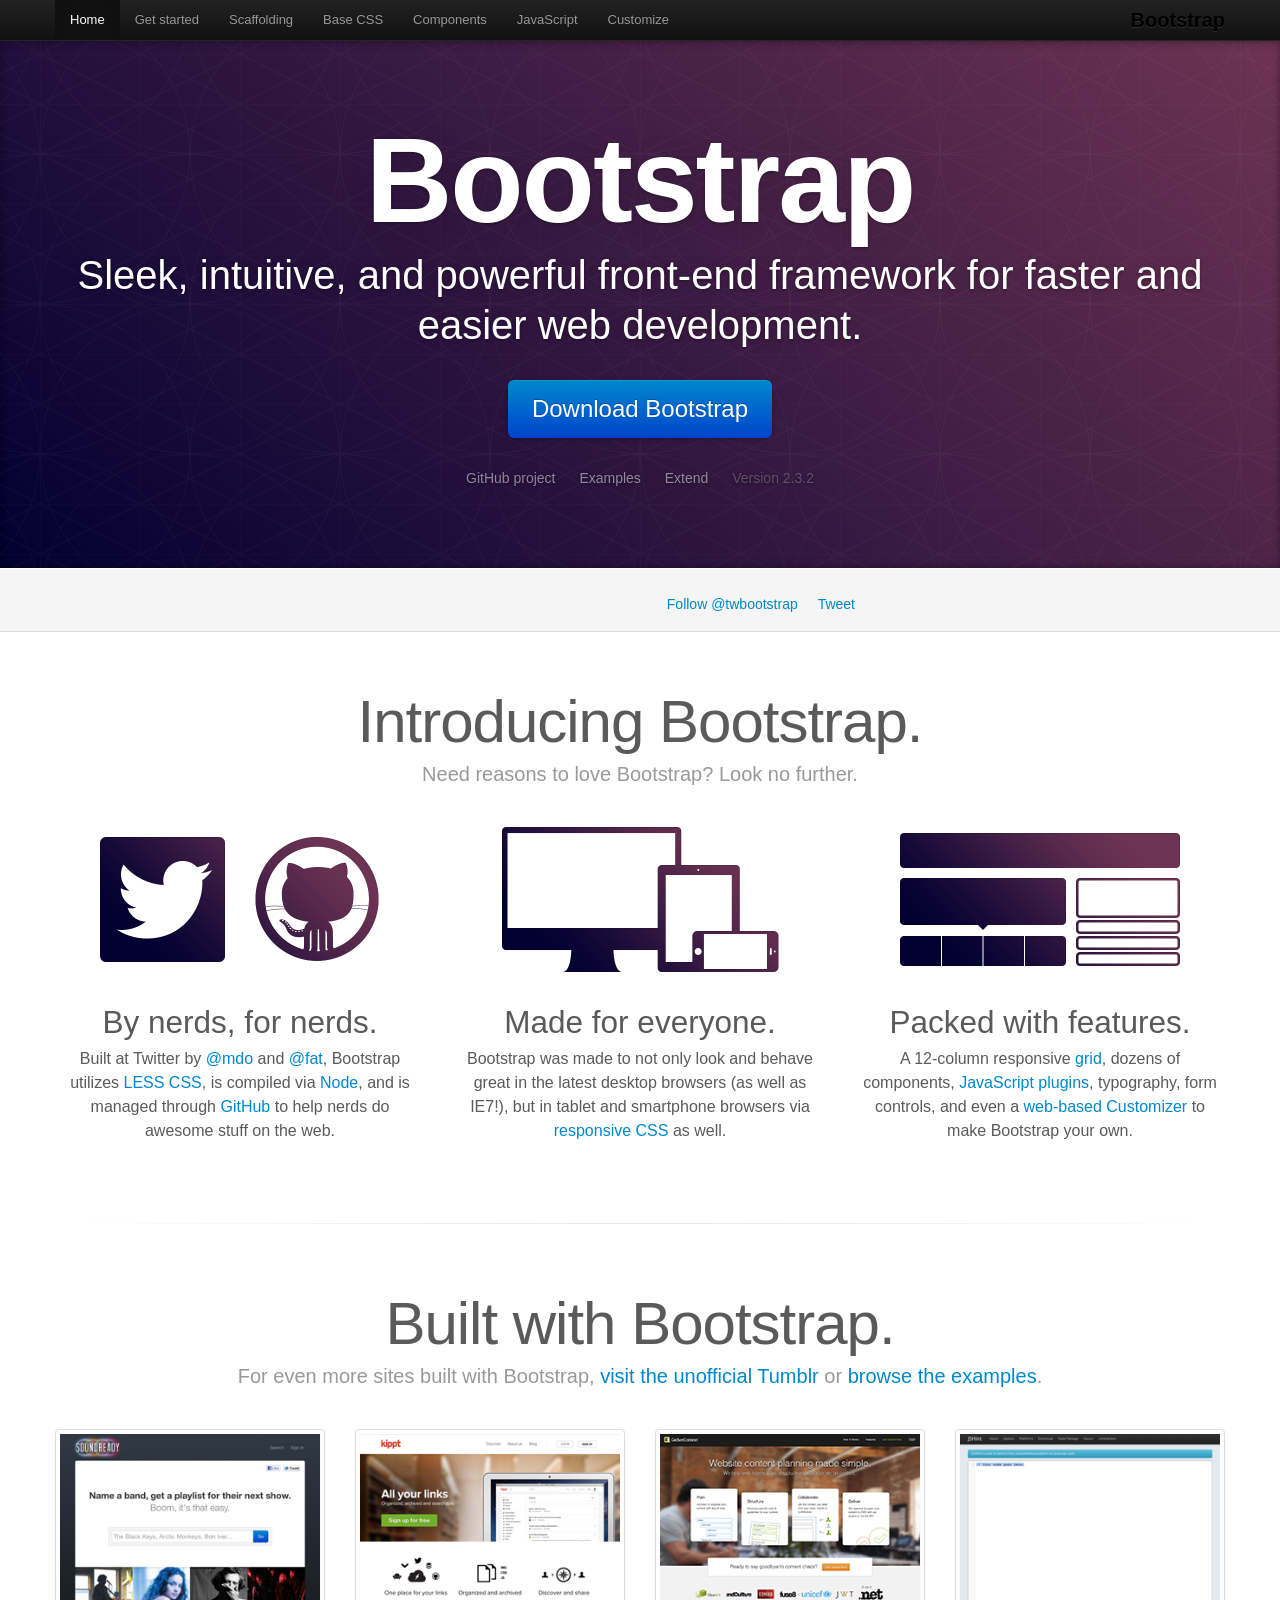
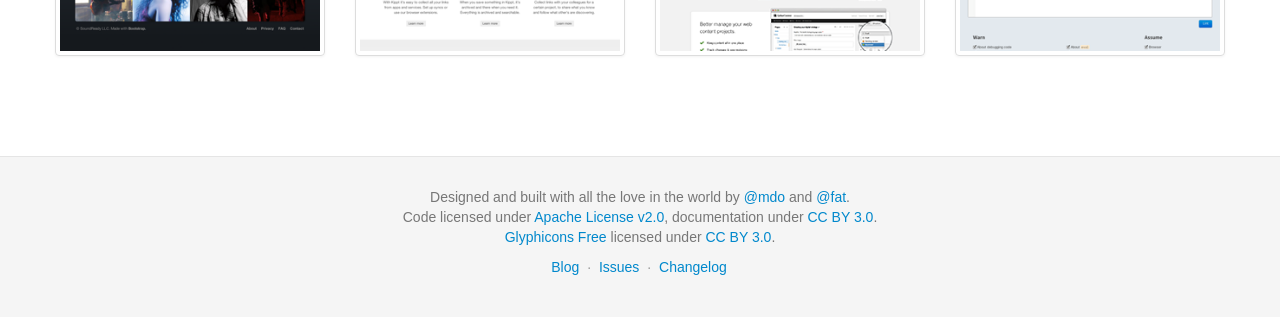
<file: bootstrap/docs/index.html>
<!DOCTYPE html>
<html lang="en">
  <head>
    <meta charset="utf-8">
    <title>Bootstrap</title>
    <meta name="viewport" content="width=device-width, initial-scale=1.0">
    <meta name="description" content="">
    <meta name="author" content="">

    <!-- Le styles -->
    <link href="assets/css/bootstrap.css" rel="stylesheet">
    <link href="assets/css/bootstrap-responsive.css" rel="stylesheet">
    <link href="assets/css/docs.css" rel="stylesheet">
    <link href="assets/js/google-code-prettify/prettify.css" rel="stylesheet">

    <!-- Le HTML5 shim, for IE6-8 support of HTML5 elements -->
    <!--[if lt IE 9]>
      <script src="assets/js/html5shiv.js"></script>
    <![endif]-->

    <!-- Le fav and touch icons -->
    <link rel="apple-touch-icon-precomposed" sizes="144x144" href="assets/ico/apple-touch-icon-144-precomposed.png">
    <link rel="apple-touch-icon-precomposed" sizes="114x114" href="assets/ico/apple-touch-icon-114-precomposed.png">
      <link rel="apple-touch-icon-precomposed" sizes="72x72" href="assets/ico/apple-touch-icon-72-precomposed.png">
                    <link rel="apple-touch-icon-precomposed" href="assets/ico/apple-touch-icon-57-precomposed.png">
                                   <link rel="shortcut icon" href="assets/ico/favicon.png">

    <script type="text/javascript">
      var _gaq = _gaq || [];
      _gaq.push(['_setAccount', 'UA-146052-10']);
      _gaq.push(['_trackPageview']);
      (function() {
        var ga = document.createElement('script'); ga.type = 'text/javascript'; ga.async = true;
        ga.src = ('https:' == document.location.protocol ? 'https://ssl' : 'http://www') + '.google-analytics.com/ga.js';
        var s = document.getElementsByTagName('script')[0]; s.parentNode.insertBefore(ga, s);
      })();
    </script>
  </head>

  <body data-spy="scroll" data-target=".bs-docs-sidebar">

    <!-- Navbar
    ================================================== -->
    <div class="navbar navbar-inverse navbar-fixed-top">
      <div class="navbar-inner">
        <div class="container">
          <button type="button" class="btn btn-navbar" data-toggle="collapse" data-target=".nav-collapse">
            <span class="icon-bar"></span>
            <span class="icon-bar"></span>
            <span class="icon-bar"></span>
          </button>
          <a class="brand" href="./index.html">Bootstrap</a>
          <div class="nav-collapse collapse">
            <ul class="nav">
              <li class="active">
                <a href="./index.html">Home</a>
              </li>
              <li class="">
                <a href="./getting-started.html">Get started</a>
              </li>
              <li class="">
                <a href="./scaffolding.html">Scaffolding</a>
              </li>
              <li class="">
                <a href="./base-css.html">Base CSS</a>
              </li>
              <li class="">
                <a href="./components.html">Components</a>
              </li>
              <li class="">
                <a href="./javascript.html">JavaScript</a>
              </li>
              <li class="">
                <a href="./customize.html">Customize</a>
              </li>
            </ul>
          </div>
        </div>
      </div>
    </div>

<div class="jumbotron masthead">
  <div class="container">
    <h1>Bootstrap</h1>
    <p>Sleek, intuitive, and powerful front-end framework for faster and easier web development.</p>
    <p>
      <a href="assets/bootstrap.zip" class="btn btn-primary btn-large" onclick="_gaq.push(['_trackEvent', 'Jumbotron actions', 'Download', 'Download 2.3.2']);">Download Bootstrap</a>
    </p>
    <ul class="masthead-links">
      <li>
        <a href="http://github.com/twitter/bootstrap" onclick="_gaq.push(['_trackEvent', 'Jumbotron actions', 'Jumbotron links', 'GitHub project']);">GitHub project</a>
      </li>
      <li>
        <a href="./getting-started.html#examples" onclick="_gaq.push(['_trackEvent', 'Jumbotron actions', 'Jumbotron links', 'Examples']);">Examples</a>
      </li>
      <li>
        <a href="./extend.html" onclick="_gaq.push(['_trackEvent', 'Jumbotron actions', 'Jumbotron links', 'Extend']);">Extend</a>
      </li>
      <li>
        Version 2.3.2
      </li>
    </ul>
  </div>
</div>

<div class="bs-docs-social">
  <div class="container">
    <ul class="bs-docs-social-buttons">
      <li>
        <iframe class="github-btn" src="http://ghbtns.com/github-btn.html?user=twitter&repo=bootstrap&type=watch&count=true" allowtransparency="true" frameborder="0" scrolling="0" width="100px" height="20px"></iframe>
      </li>
      <li>
        <iframe class="github-btn" src="http://ghbtns.com/github-btn.html?user=twitter&repo=bootstrap&type=fork&count=true" allowtransparency="true" frameborder="0" scrolling="0" width="102px" height="20px"></iframe>
      </li>
      <li class="follow-btn">
        <a href="https://twitter.com/twbootstrap" class="twitter-follow-button" data-link-color="#0069D6" data-show-count="true">Follow @twbootstrap</a>
      </li>
      <li class="tweet-btn">
        <a href="https://twitter.com/share" class="twitter-share-button" data-url="http://twitter.github.com/bootstrap/" data-count="horizontal" data-via="twbootstrap" data-related="mdo:Creator of Twitter Bootstrap">Tweet</a>
      </li>
    </ul>
  </div>
</div>

<div class="container">

  <div class="marketing">

    <h1>Introducing Bootstrap.</h1>
    <p class="marketing-byline">Need reasons to love Bootstrap? Look no further.</p>

    <div class="row-fluid">
      <div class="span4">
        <img class="marketing-img" src="assets/img/bs-docs-twitter-github.png">
        <h2>By nerds, for nerds.</h2>
        <p>Built at Twitter by <a href="http://twitter.com/mdo">@mdo</a> and <a href="http://twitter.com/fat">@fat</a>, Bootstrap utilizes <a href="http://lesscss.org">LESS CSS</a>, is compiled via <a href="http://nodejs.org">Node</a>, and is managed through <a href="http://github.com">GitHub</a> to help nerds do awesome stuff on the web.</p>
      </div>
      <div class="span4">
        <img class="marketing-img" src="assets/img/bs-docs-responsive-illustrations.png">
        <h2>Made for everyone.</h2>
        <p>Bootstrap was made to not only look and behave great in the latest desktop browsers (as well as IE7!), but in tablet and smartphone browsers via <a href="./scaffolding.html#responsive">responsive CSS</a> as well.</p>
      </div>
      <div class="span4">
        <img class="marketing-img" src="assets/img/bs-docs-bootstrap-features.png">
        <h2>Packed with features.</h2>
        <p>A 12-column responsive <a href="./scaffolding.html#gridSystem">grid</a>, dozens of components, <a href="./javascript.html">JavaScript plugins</a>, typography, form controls, and even a <a href="./customize.html">web-based Customizer</a> to make Bootstrap your own.</p>
      </div>
    </div>

    <hr class="soften">

    <h1>Built with Bootstrap.</h1>
    <p class="marketing-byline">For even more sites built with Bootstrap, <a href="http://builtwithbootstrap.tumblr.com/" target="_blank">visit the unofficial Tumblr</a> or <a href="./getting-started.html#examples">browse the examples</a>.</p>
    <div class="row-fluid">
      <ul class="thumbnails example-sites">
        <li class="span3">
          <a class="thumbnail" href="http://soundready.fm/" target="_blank">
            <img src="assets/img/example-sites/soundready.png" alt="SoundReady.fm">
          </a>
        </li>
        <li class="span3">
          <a class="thumbnail" href="http://kippt.com/" target="_blank">
            <img src="assets/img/example-sites/kippt.png" alt="Kippt">
          </a>
        </li>
        <li class="span3">
          <a class="thumbnail" href="http://www.gathercontent.com/" target="_blank">
            <img src="assets/img/example-sites/gathercontent.png" alt="Gather Content">
          </a>
        </li>
        <li class="span3">
          <a class="thumbnail" href="http://www.jshint.com/" target="_blank">
            <img src="assets/img/example-sites/jshint.png" alt="JS Hint">
          </a>
        </li>
      </ul>
     </div>

  </div>

</div>



    <!-- Footer
    ================================================== -->
    <footer class="footer">
      <div class="container">
        <p>Designed and built with all the love in the world by <a href="http://twitter.com/mdo" target="_blank">@mdo</a> and <a href="http://twitter.com/fat" target="_blank">@fat</a>.</p>
        <p>Code licensed under <a href="http://www.apache.org/licenses/LICENSE-2.0" target="_blank">Apache License v2.0</a>, documentation under <a href="http://creativecommons.org/licenses/by/3.0/">CC BY 3.0</a>.</p>
        <p><a href="http://glyphicons.com">Glyphicons Free</a> licensed under <a href="http://creativecommons.org/licenses/by/3.0/">CC BY 3.0</a>.</p>
        <ul class="footer-links">
          <li><a href="http://blog.getbootstrap.com">Blog</a></li>
          <li class="muted">&middot;</li>
          <li><a href="https://github.com/twitter/bootstrap/issues?state=open">Issues</a></li>
          <li class="muted">&middot;</li>
          <li><a href="https://github.com/twitter/bootstrap/blob/master/CHANGELOG.md">Changelog</a></li>
        </ul>
      </div>
    </footer>



    <!-- Le javascript
    ================================================== -->
    <!-- Placed at the end of the document so the pages load faster -->
    <script type="text/javascript" src="http://platform.twitter.com/widgets.js"></script>
    <script src="assets/js/jquery.js"></script>
    <script src="assets/js/bootstrap-transition.js"></script>
    <script src="assets/js/bootstrap-alert.js"></script>
    <script src="assets/js/bootstrap-modal.js"></script>
    <script src="assets/js/bootstrap-dropdown.js"></script>
    <script src="assets/js/bootstrap-scrollspy.js"></script>
    <script src="assets/js/bootstrap-tab.js"></script>
    <script src="assets/js/bootstrap-tooltip.js"></script>
    <script src="assets/js/bootstrap-popover.js"></script>
    <script src="assets/js/bootstrap-button.js"></script>
    <script src="assets/js/bootstrap-collapse.js"></script>
    <script src="assets/js/bootstrap-carousel.js"></script>
    <script src="assets/js/bootstrap-typeahead.js"></script>
    <script src="assets/js/bootstrap-affix.js"></script>

    <script src="assets/js/holder/holder.js"></script>
    <script src="assets/js/google-code-prettify/prettify.js"></script>

    <script src="assets/js/application.js"></script>


    <!-- Analytics
    ================================================== -->
    <script>
      var _gauges = _gauges || [];
      (function() {
        var t   = document.createElement('script');
        t.type  = 'text/javascript';
        t.async = true;
        t.id    = 'gauges-tracker';
        t.setAttribute('data-site-id', '4f0dc9fef5a1f55508000013');
        t.src = '//secure.gaug.es/track.js';
        var s = document.getElementsByTagName('script')[0];
        s.parentNode.insertBefore(t, s);
      })();
    </script>

  </body>
</html>
</file>
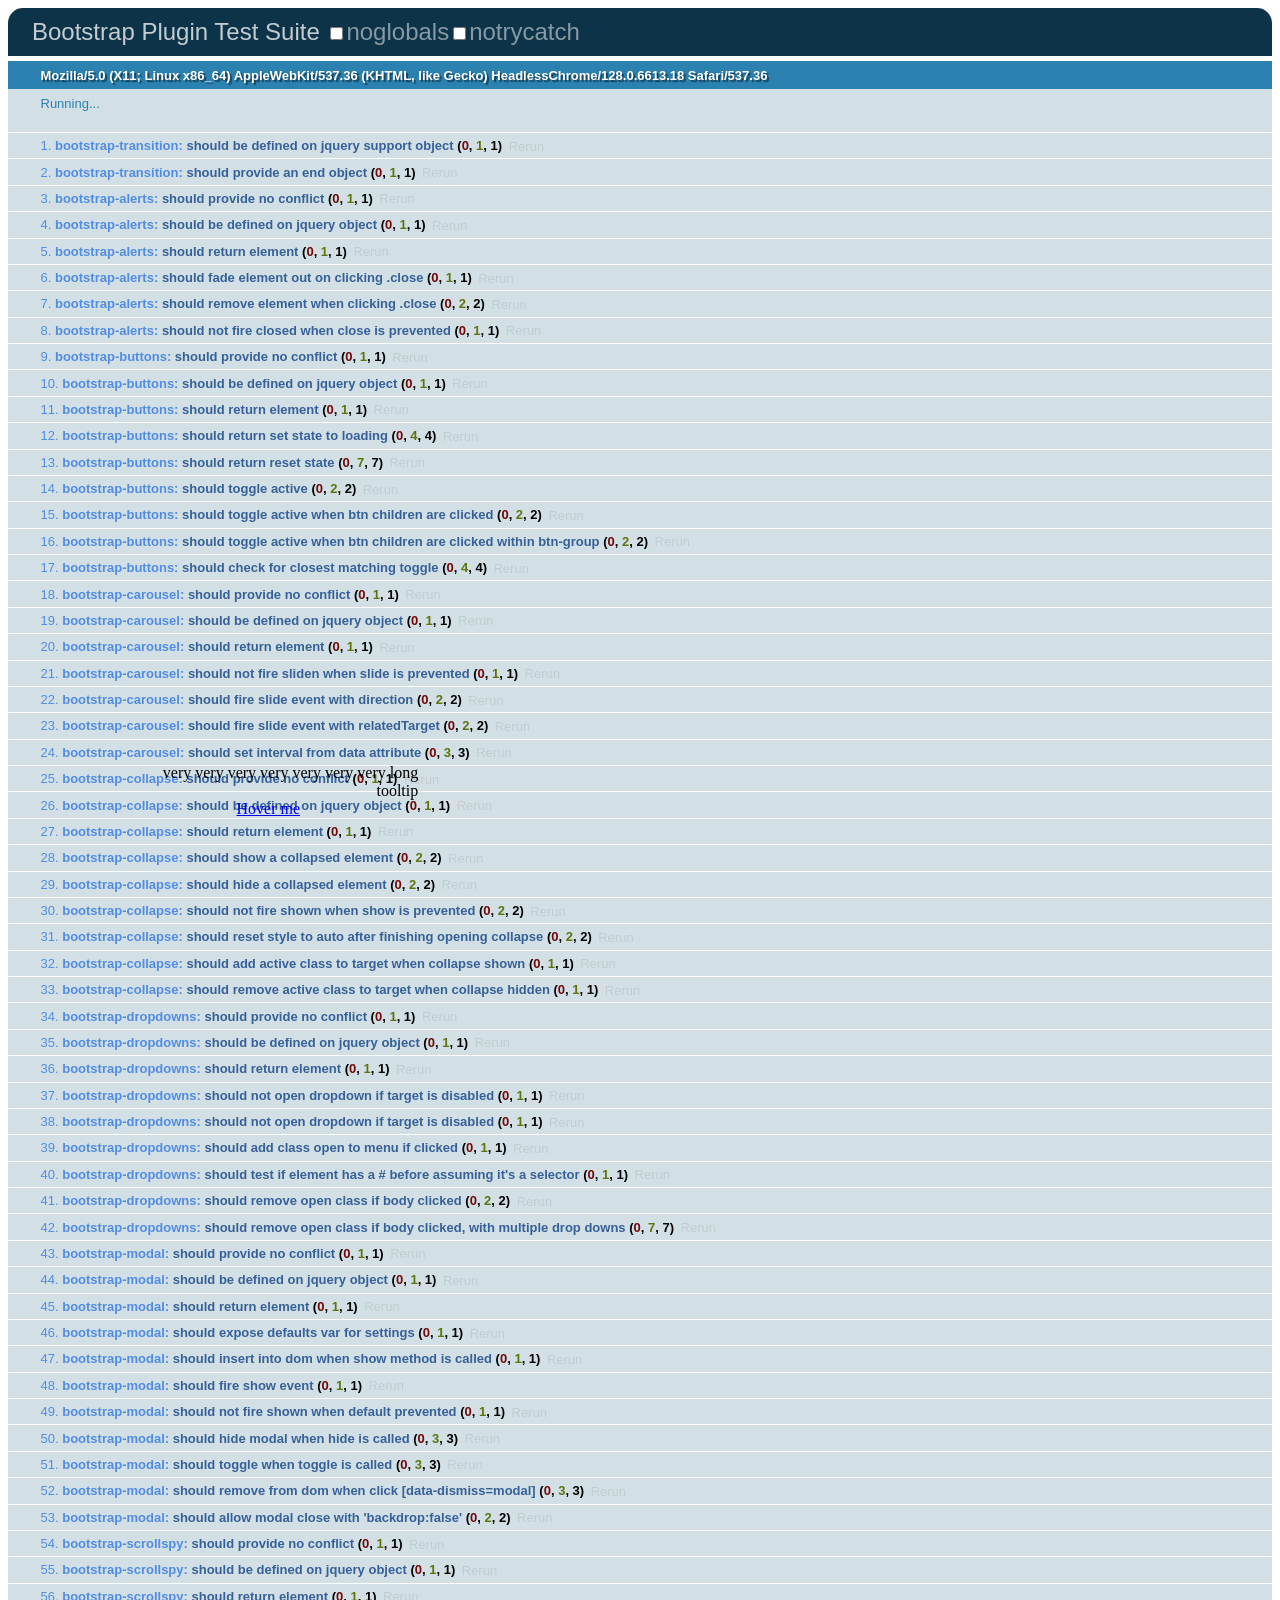
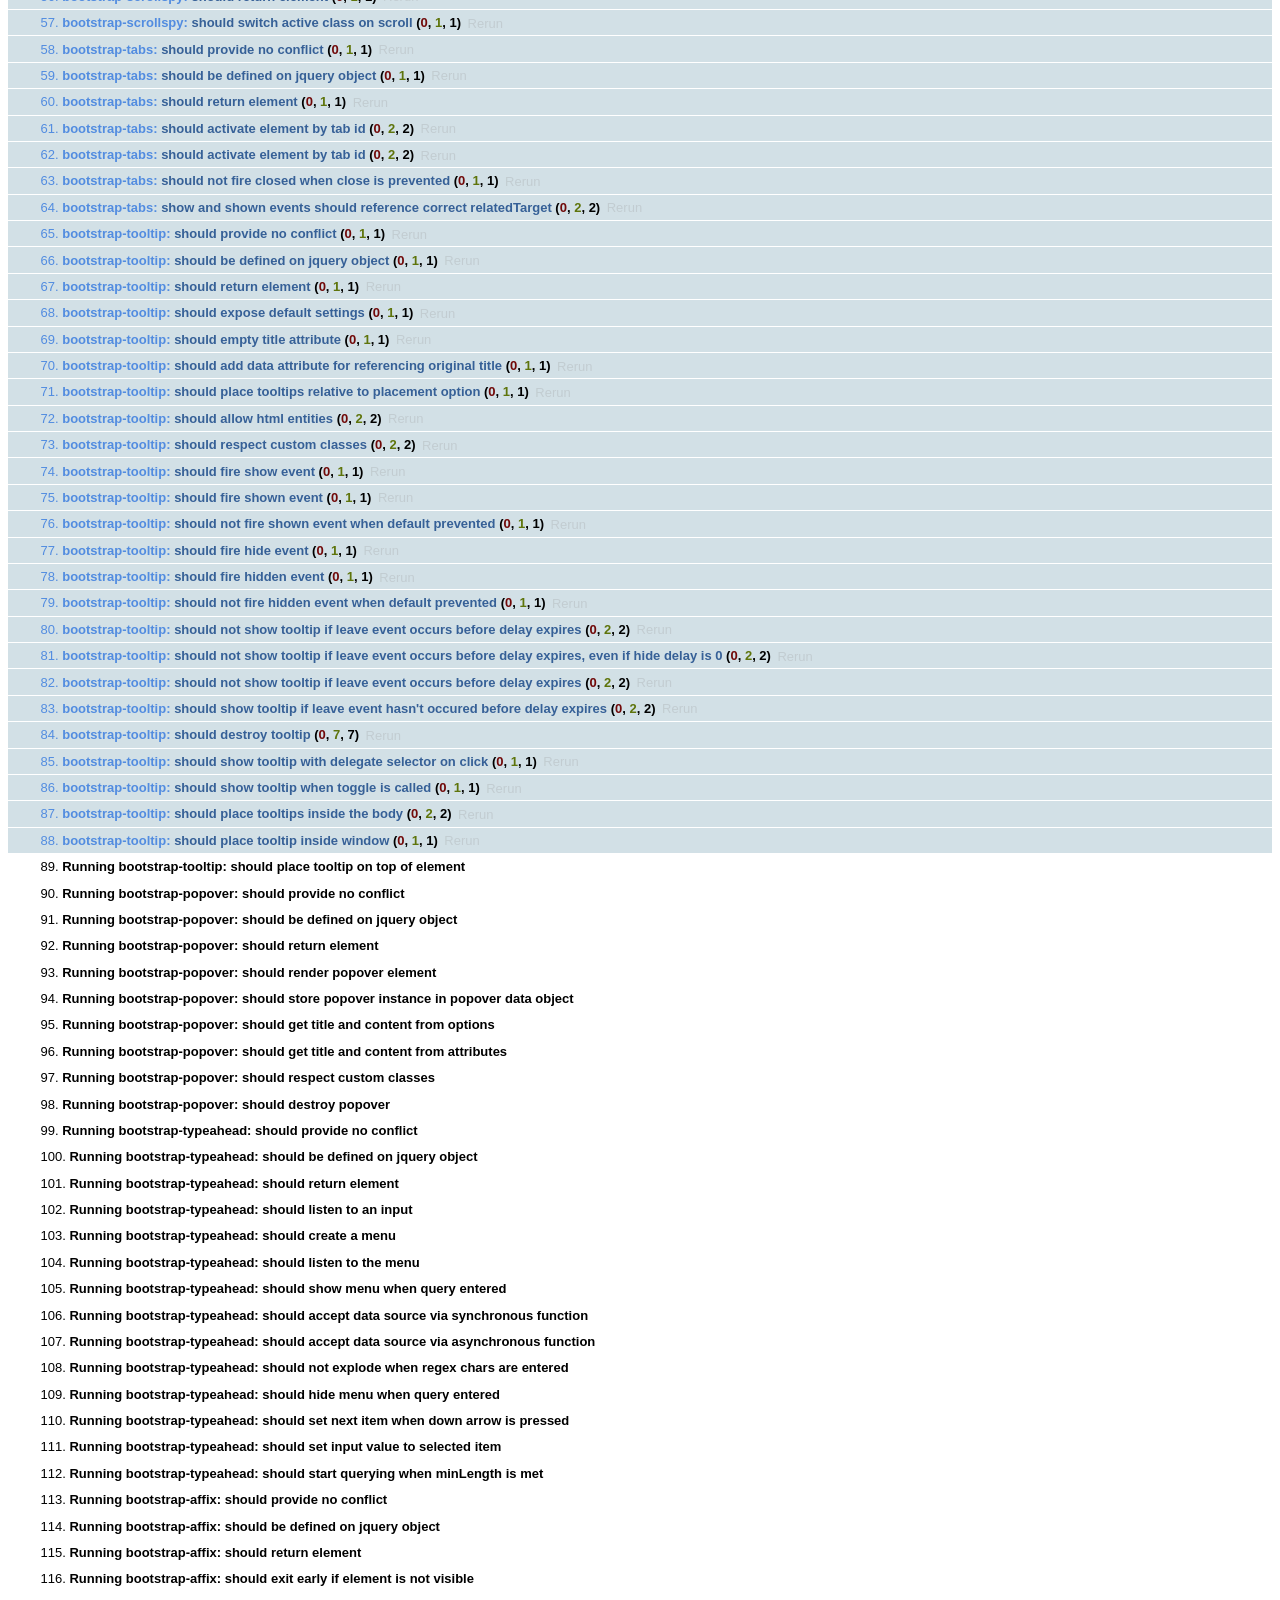
<file: bootstrap/js/tests/index.html>
<!DOCTYPE HTML>
<html>
<head>
  <title>Bootstrap Plugin Test Suite</title>

  <!-- jquery -->
  <!--<script src="http://code.jquery.com/jquery-1.7.min.js"></script>-->
  <script src="vendor/jquery.js"></script>

  <!-- qunit -->
  <link rel="stylesheet" href="vendor/qunit.css" type="text/css" media="screen" />
  <script src="vendor/qunit.js"></script>

  <!-- phantomjs logging script-->
  <script src="unit/bootstrap-phantom.js"></script>

  <!--  plugin sources -->
  <script src="../../js/bootstrap-transition.js"></script>
  <script src="../../js/bootstrap-alert.js"></script>
  <script src="../../js/bootstrap-button.js"></script>
  <script src="../../js/bootstrap-carousel.js"></script>
  <script src="../../js/bootstrap-collapse.js"></script>
  <script src="../../js/bootstrap-dropdown.js"></script>
  <script src="../../js/bootstrap-modal.js"></script>
  <script src="../../js/bootstrap-scrollspy.js"></script>
  <script src="../../js/bootstrap-tab.js"></script>
  <script src="../../js/bootstrap-tooltip.js"></script>
  <script src="../../js/bootstrap-popover.js"></script>
  <script src="../../js/bootstrap-typeahead.js"></script>
  <script src="../../js/bootstrap-affix.js"></script>

  <!-- unit tests -->
  <script src="unit/bootstrap-transition.js"></script>
  <script src="unit/bootstrap-alert.js"></script>
  <script src="unit/bootstrap-button.js"></script>
  <script src="unit/bootstrap-carousel.js"></script>
  <script src="unit/bootstrap-collapse.js"></script>
  <script src="unit/bootstrap-dropdown.js"></script>
  <script src="unit/bootstrap-modal.js"></script>
  <script src="unit/bootstrap-scrollspy.js"></script>
  <script src="unit/bootstrap-tab.js"></script>
  <script src="unit/bootstrap-tooltip.js"></script>
  <script src="unit/bootstrap-popover.js"></script>
  <script src="unit/bootstrap-typeahead.js"></script>
  <script src="unit/bootstrap-affix.js"></script>
</head>
<body>
  <div>
    <h1 id="qunit-header">Bootstrap Plugin Test Suite</h1>
    <h2 id="qunit-banner"></h2>
    <h2 id="qunit-userAgent"></h2>
    <ol id="qunit-tests"></ol>
    <div id="qunit-fixture"></div>
  </div>
</body>
</html>
</file>
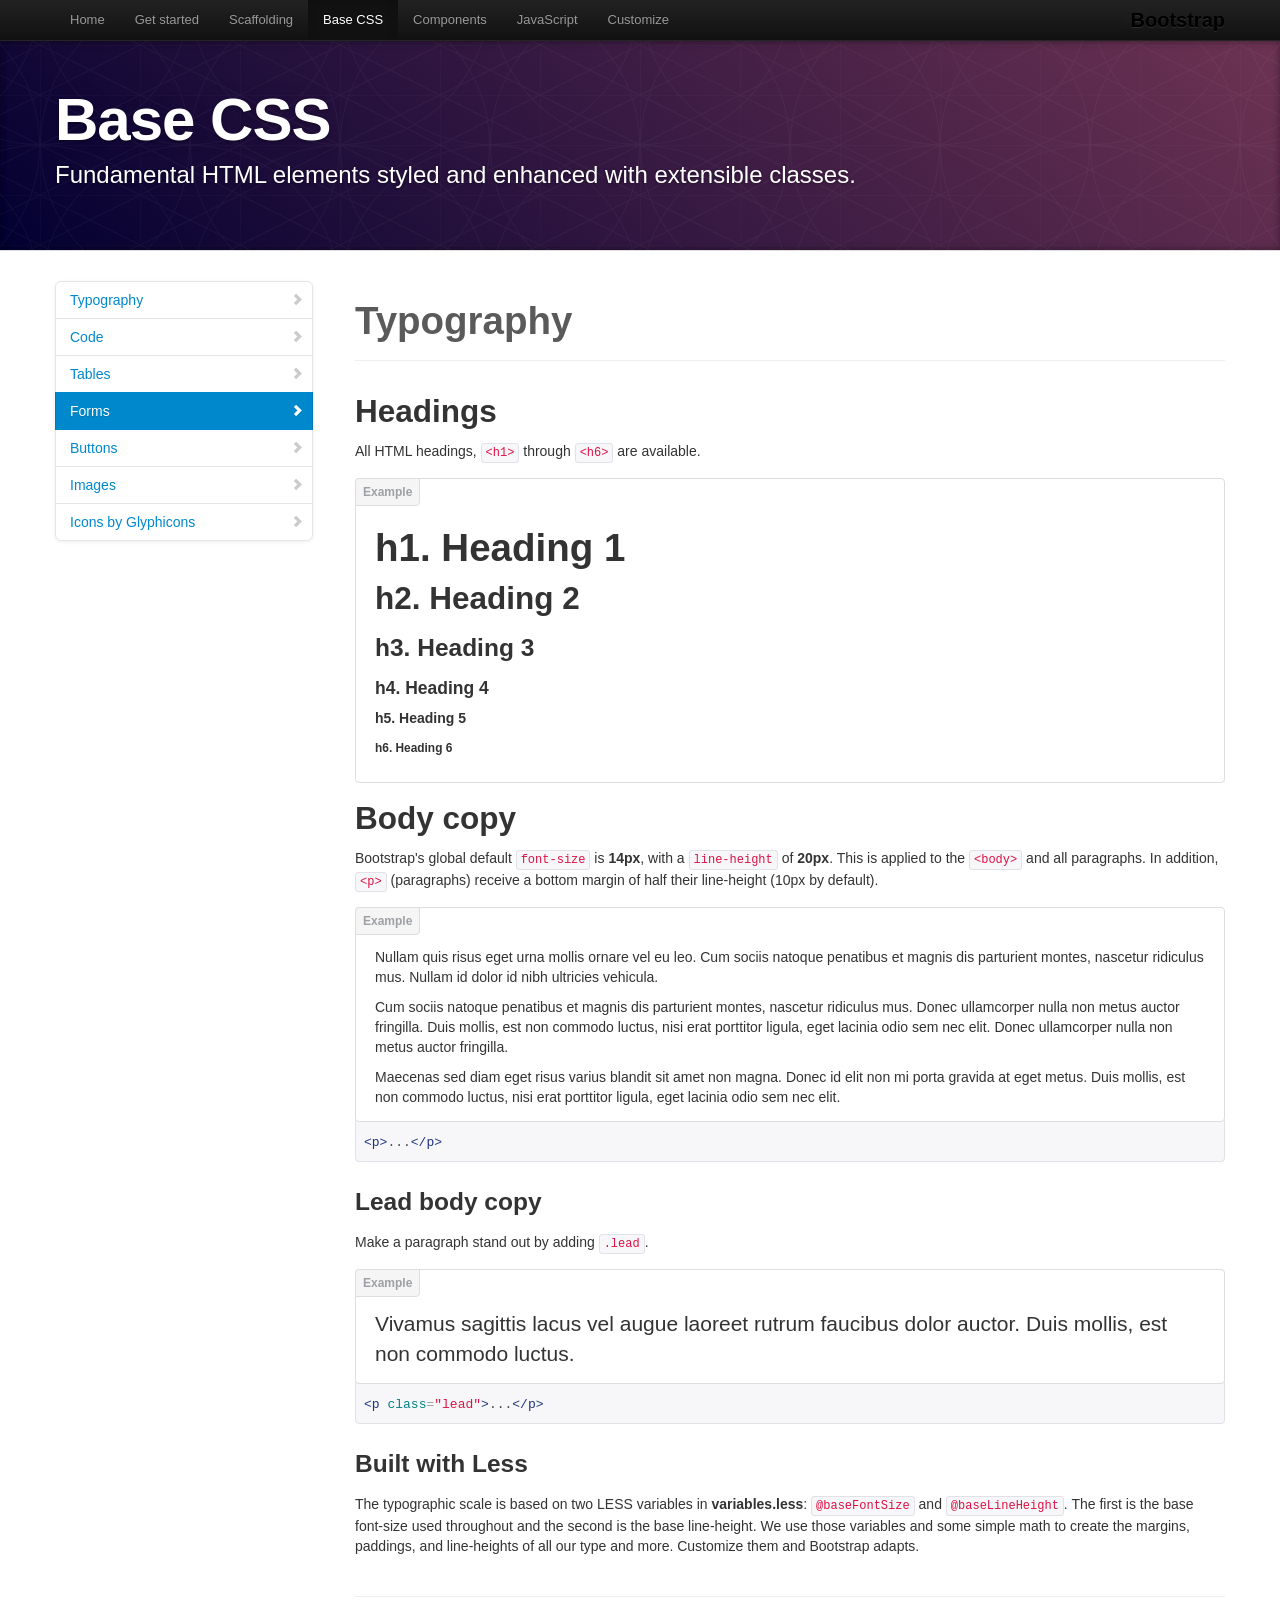
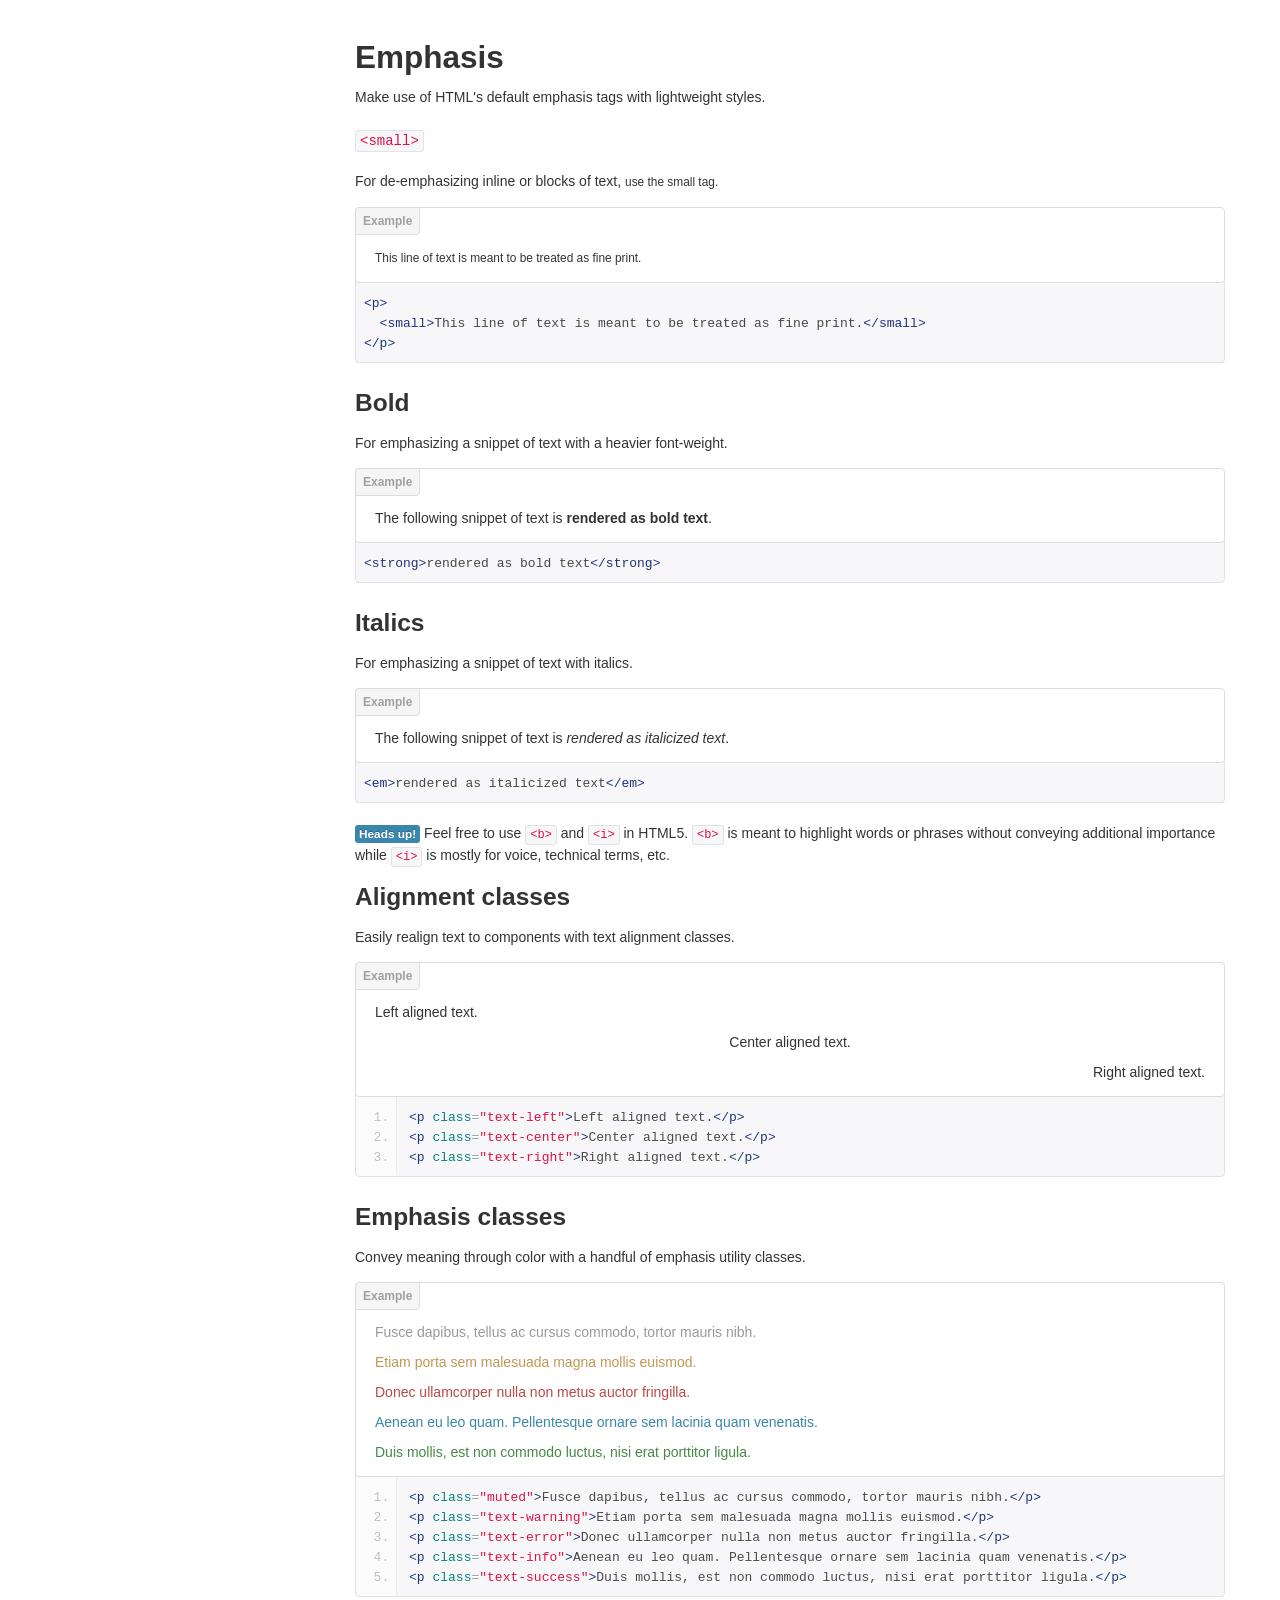
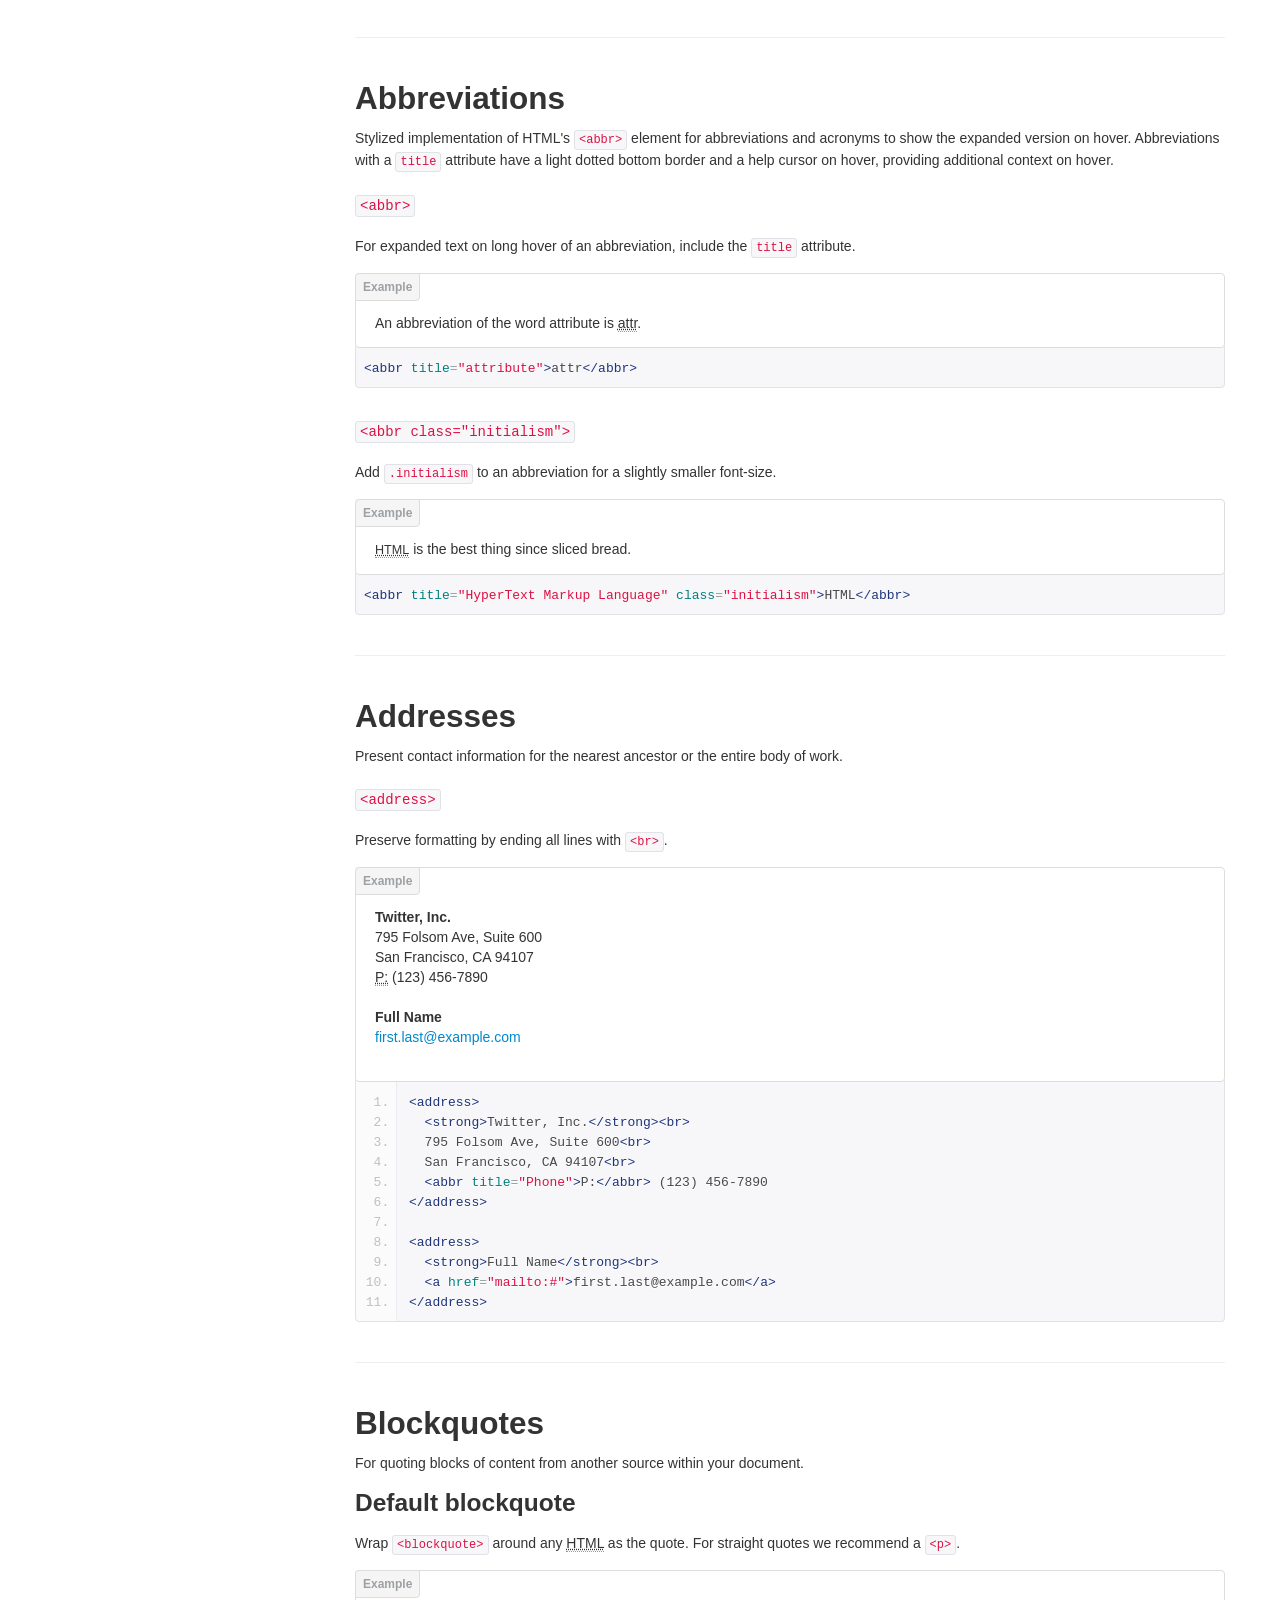
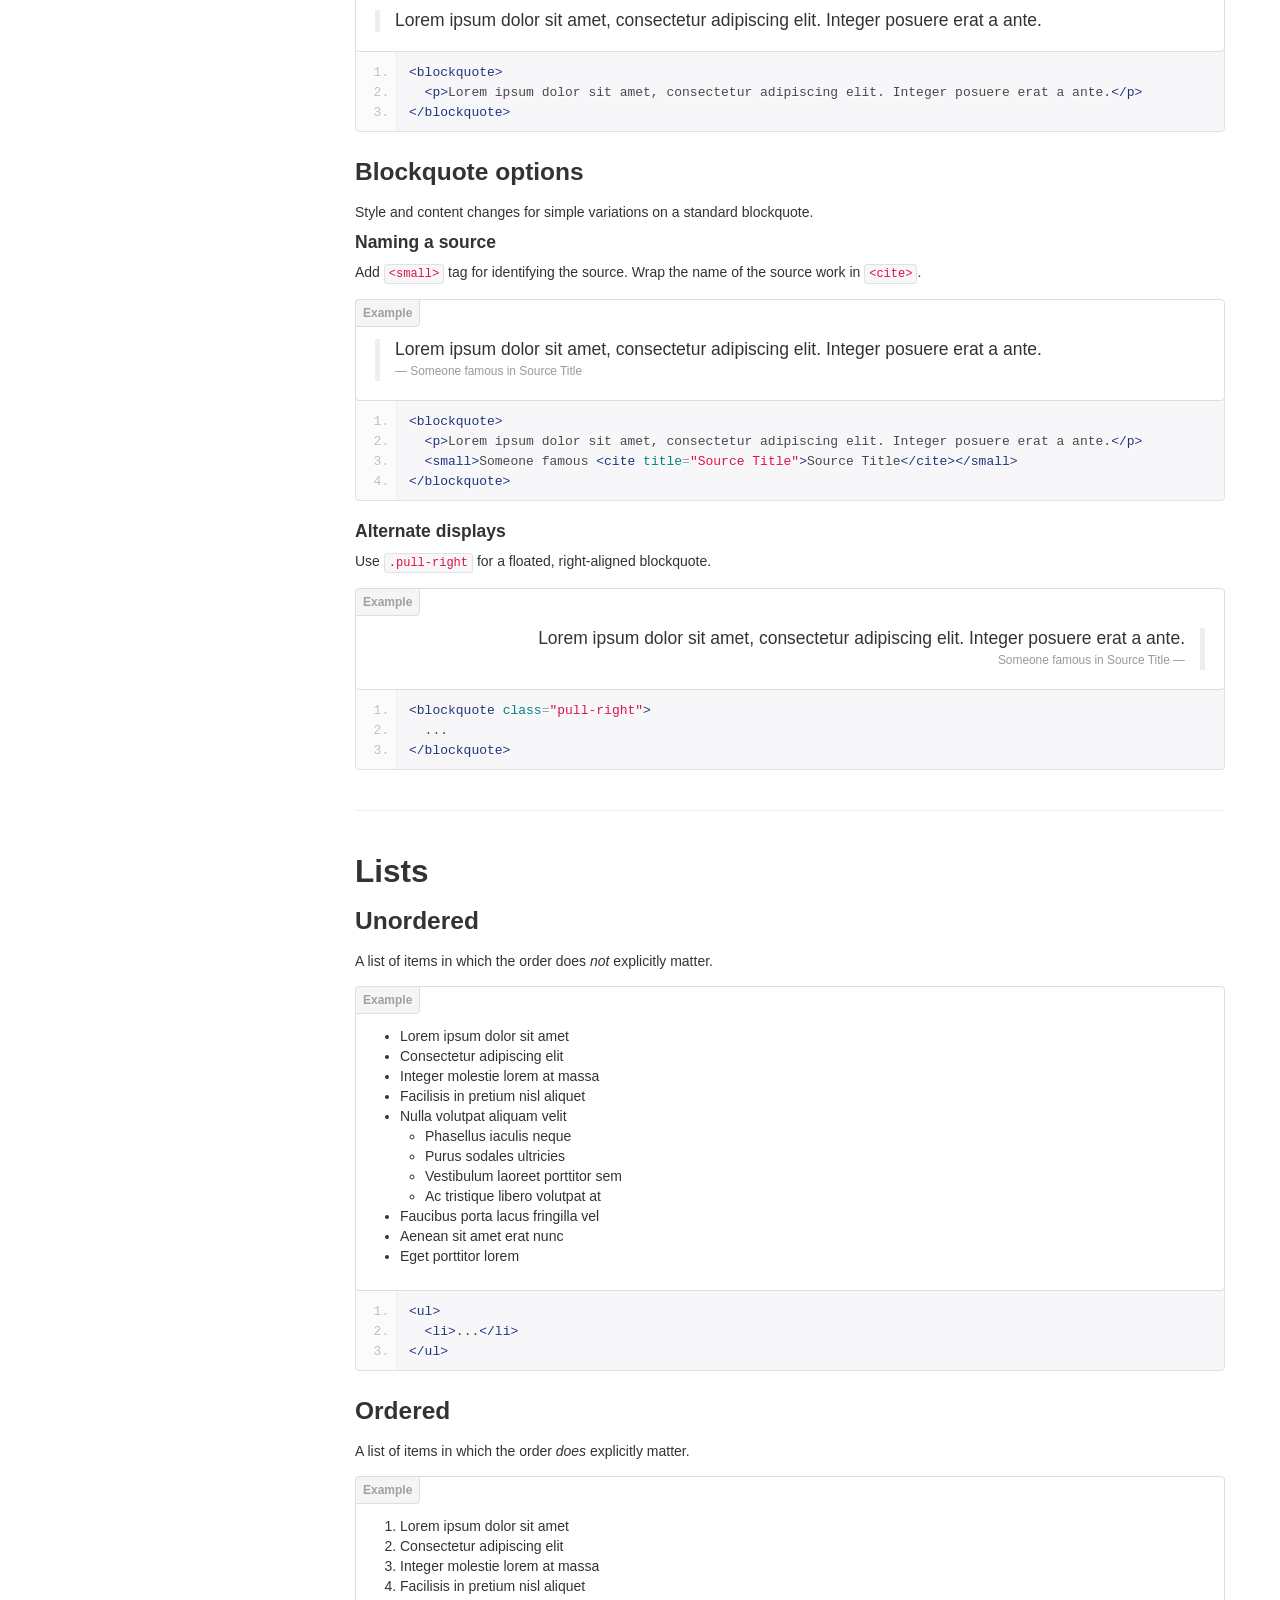
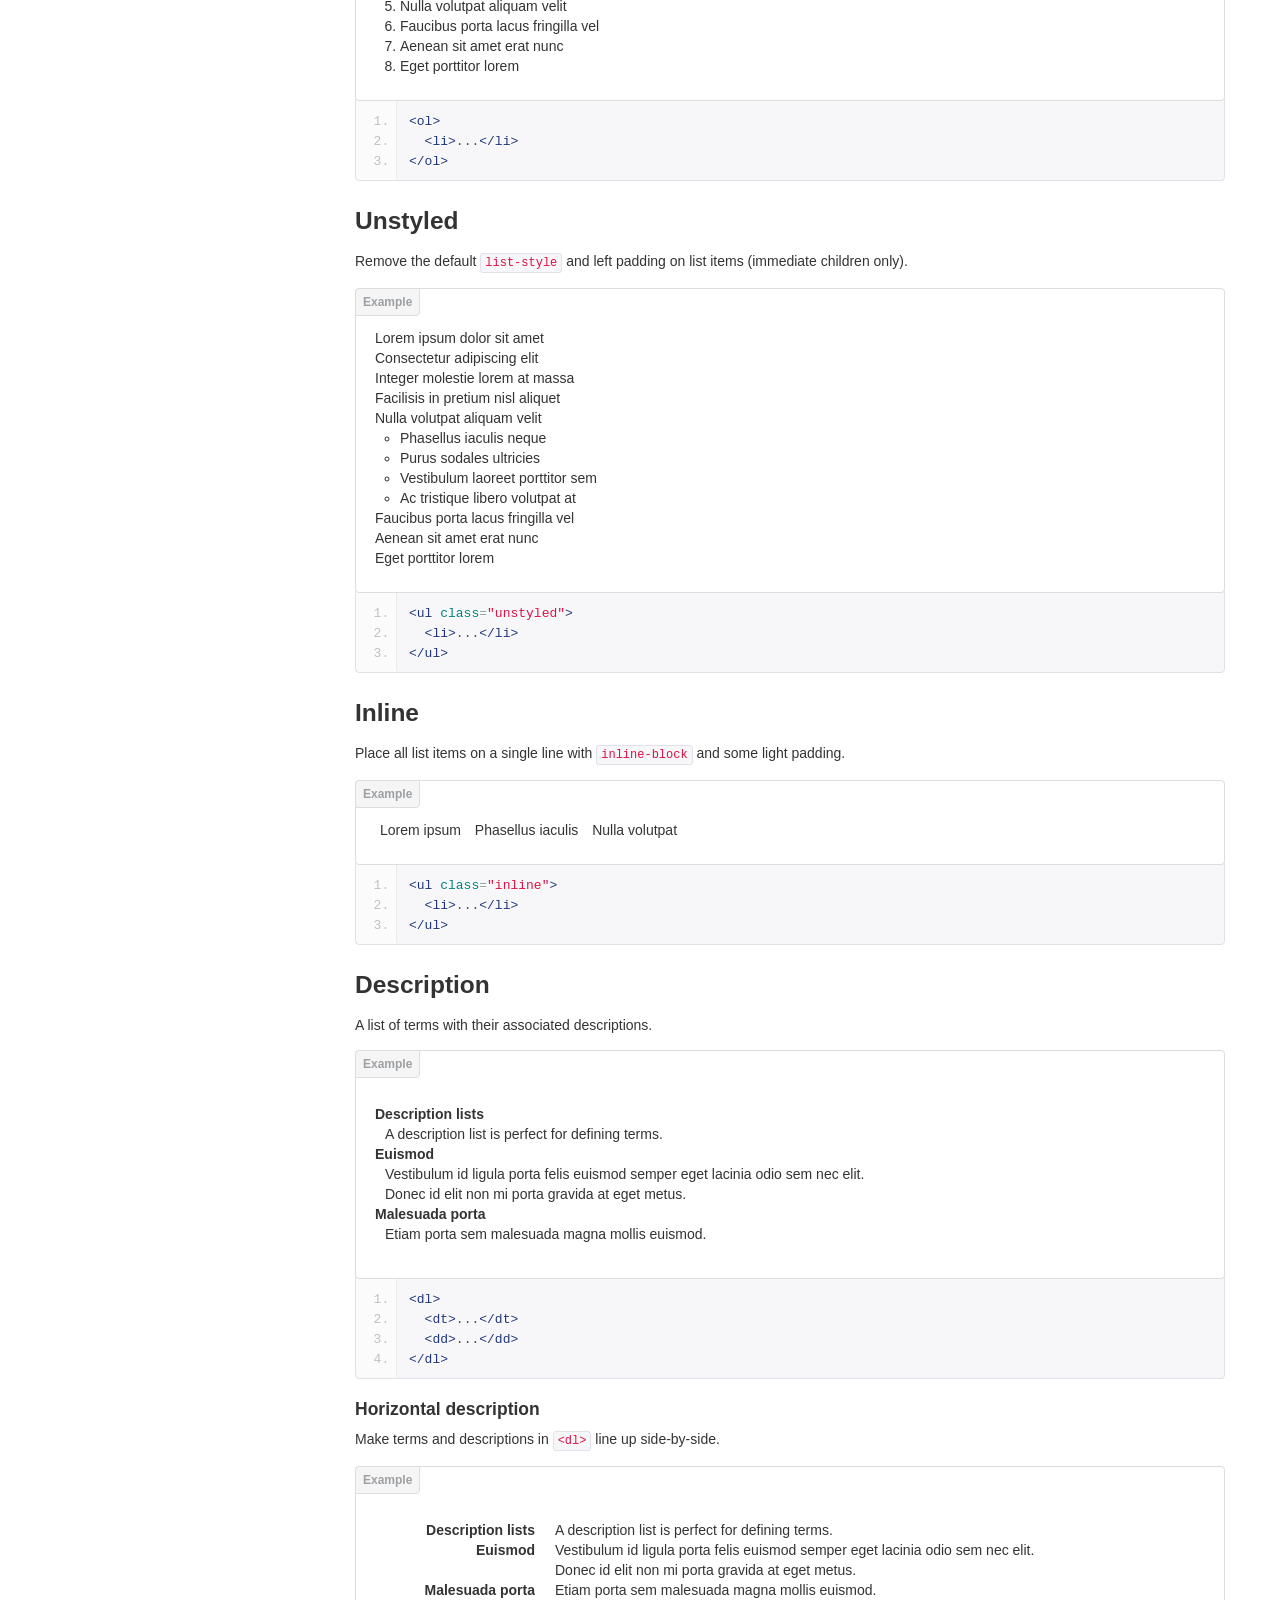
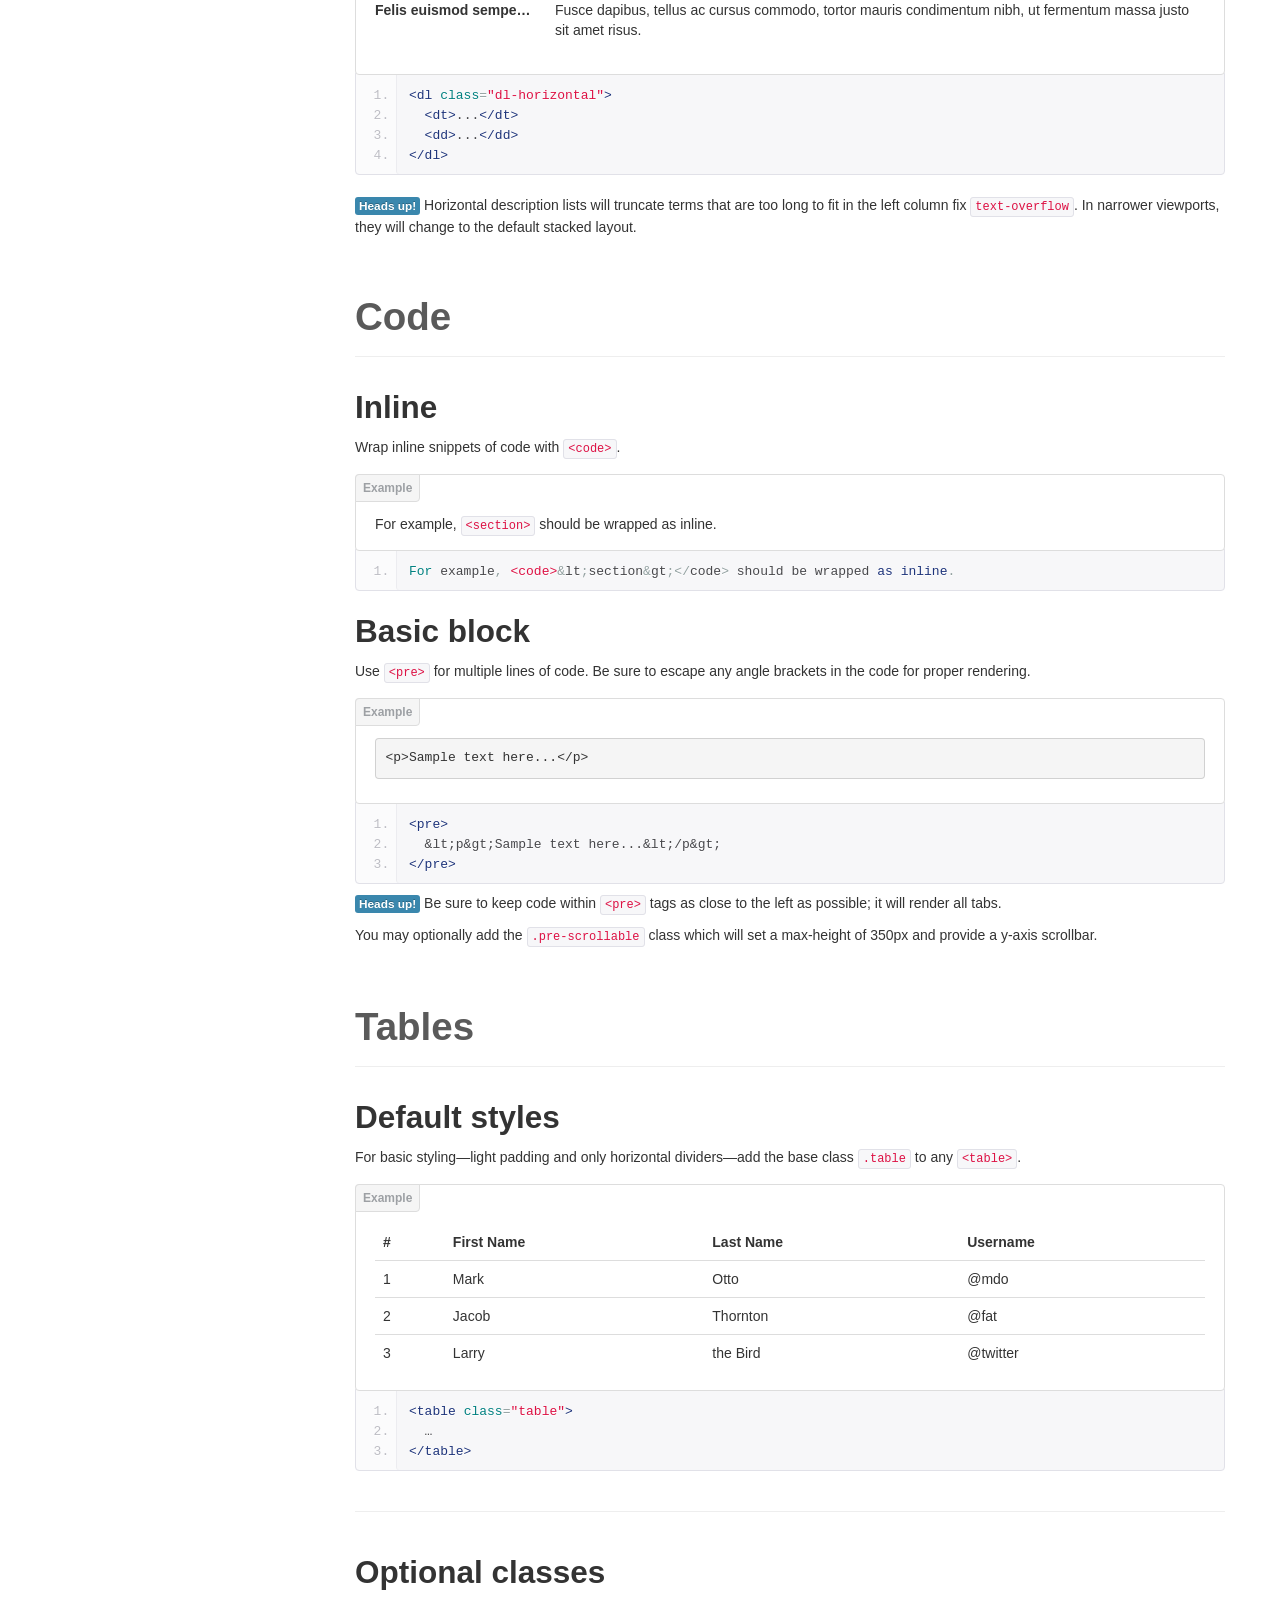
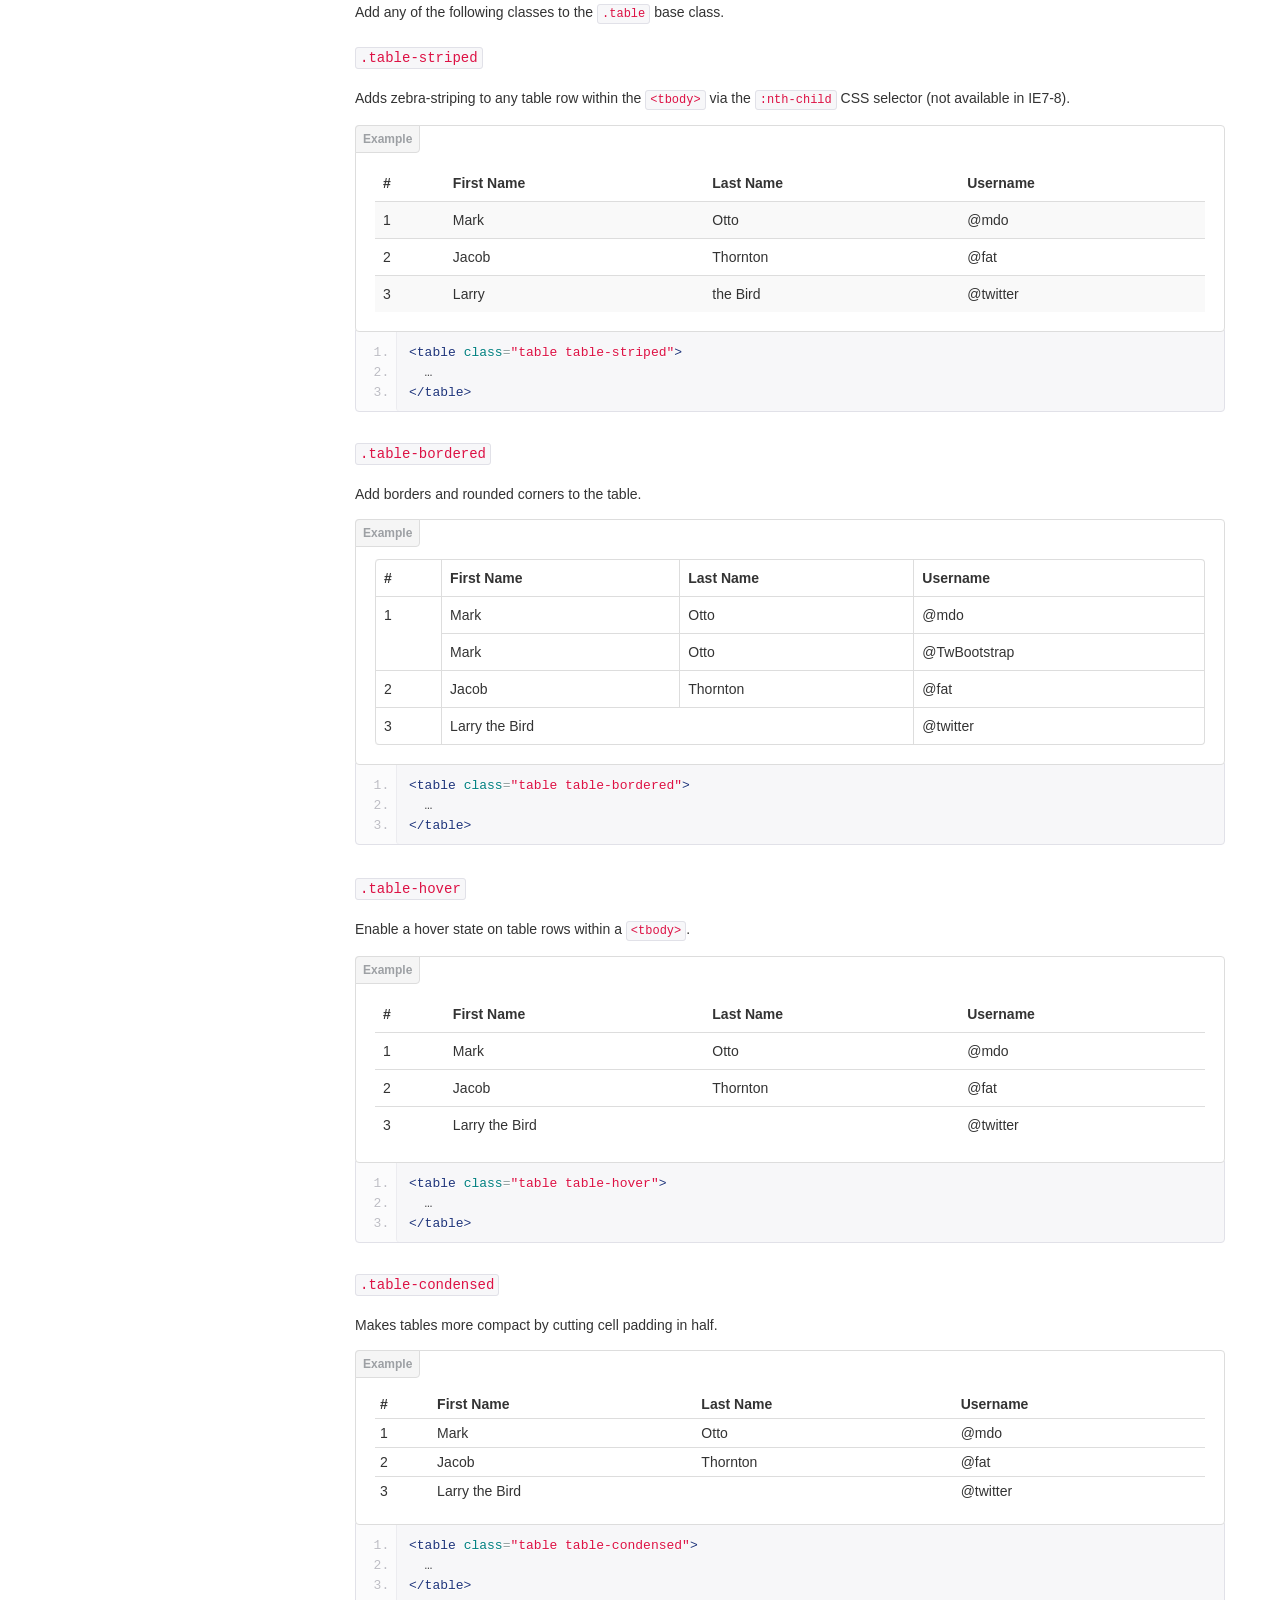
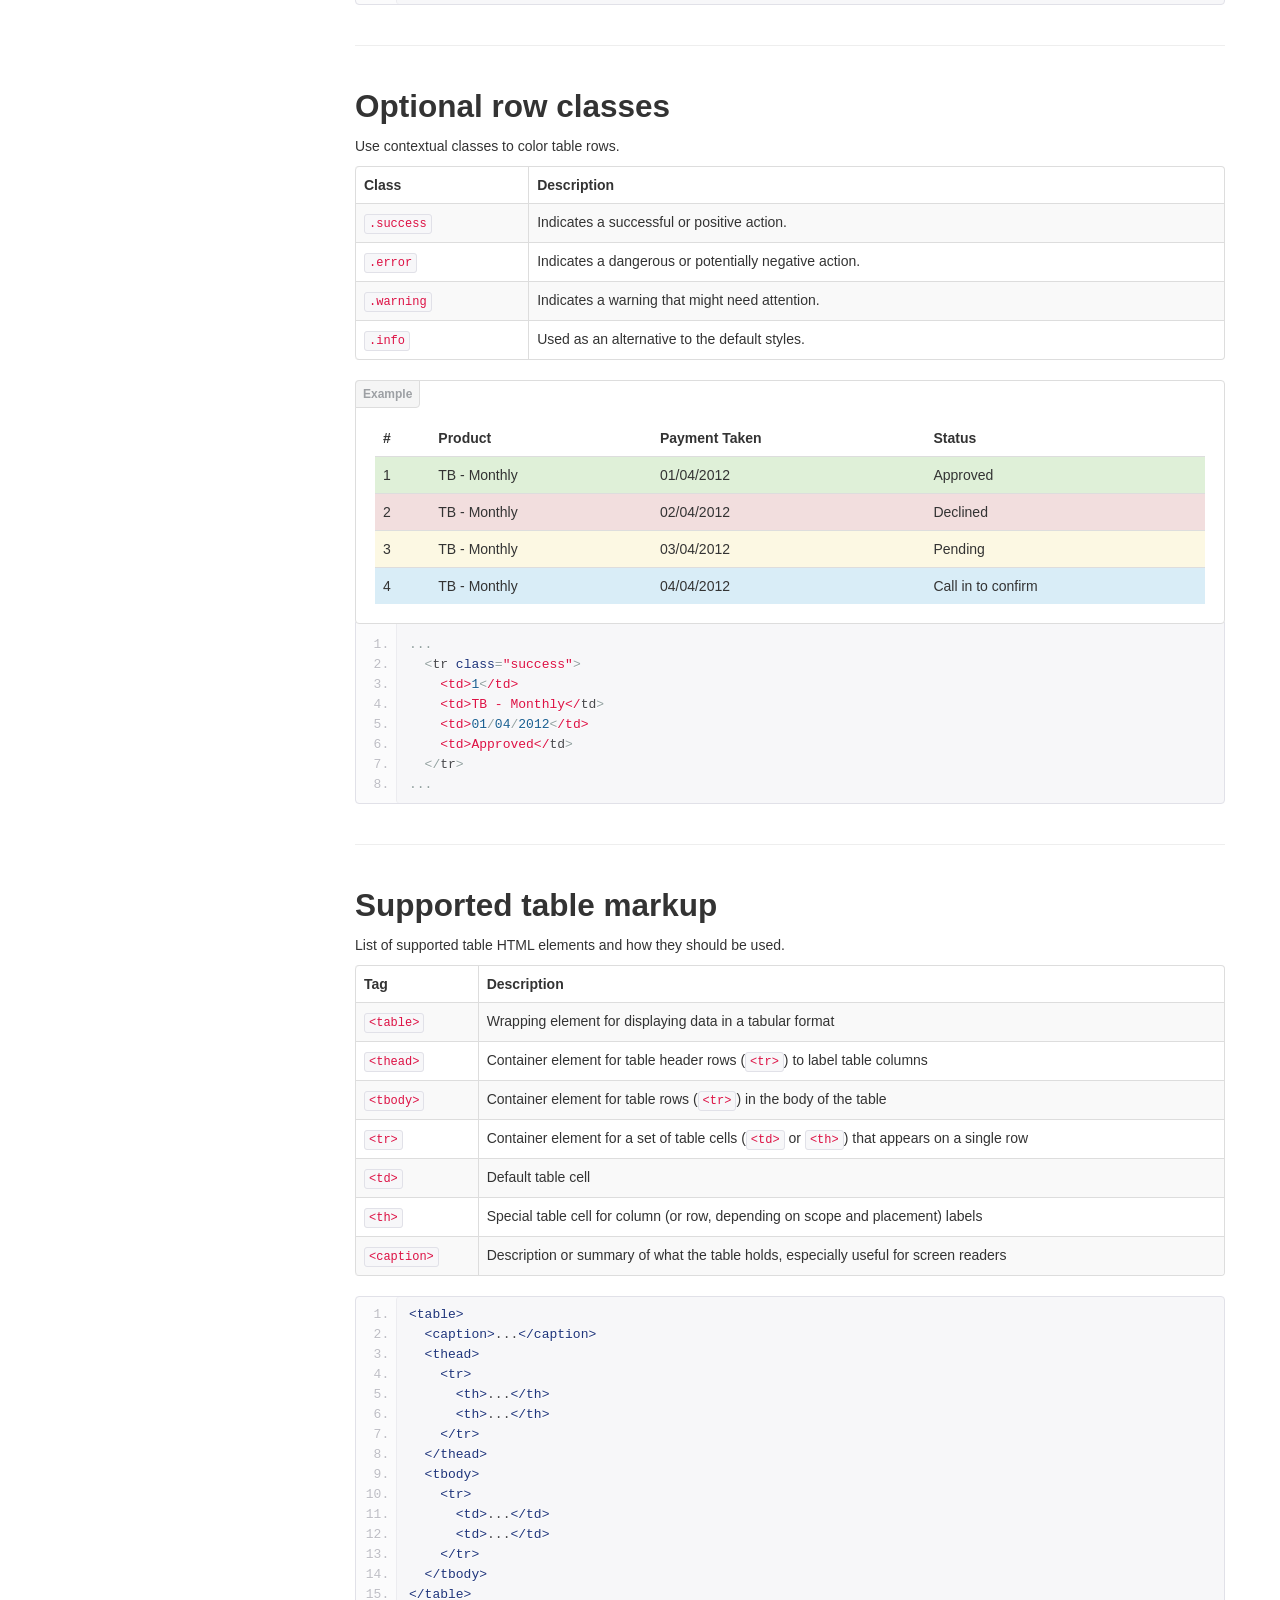
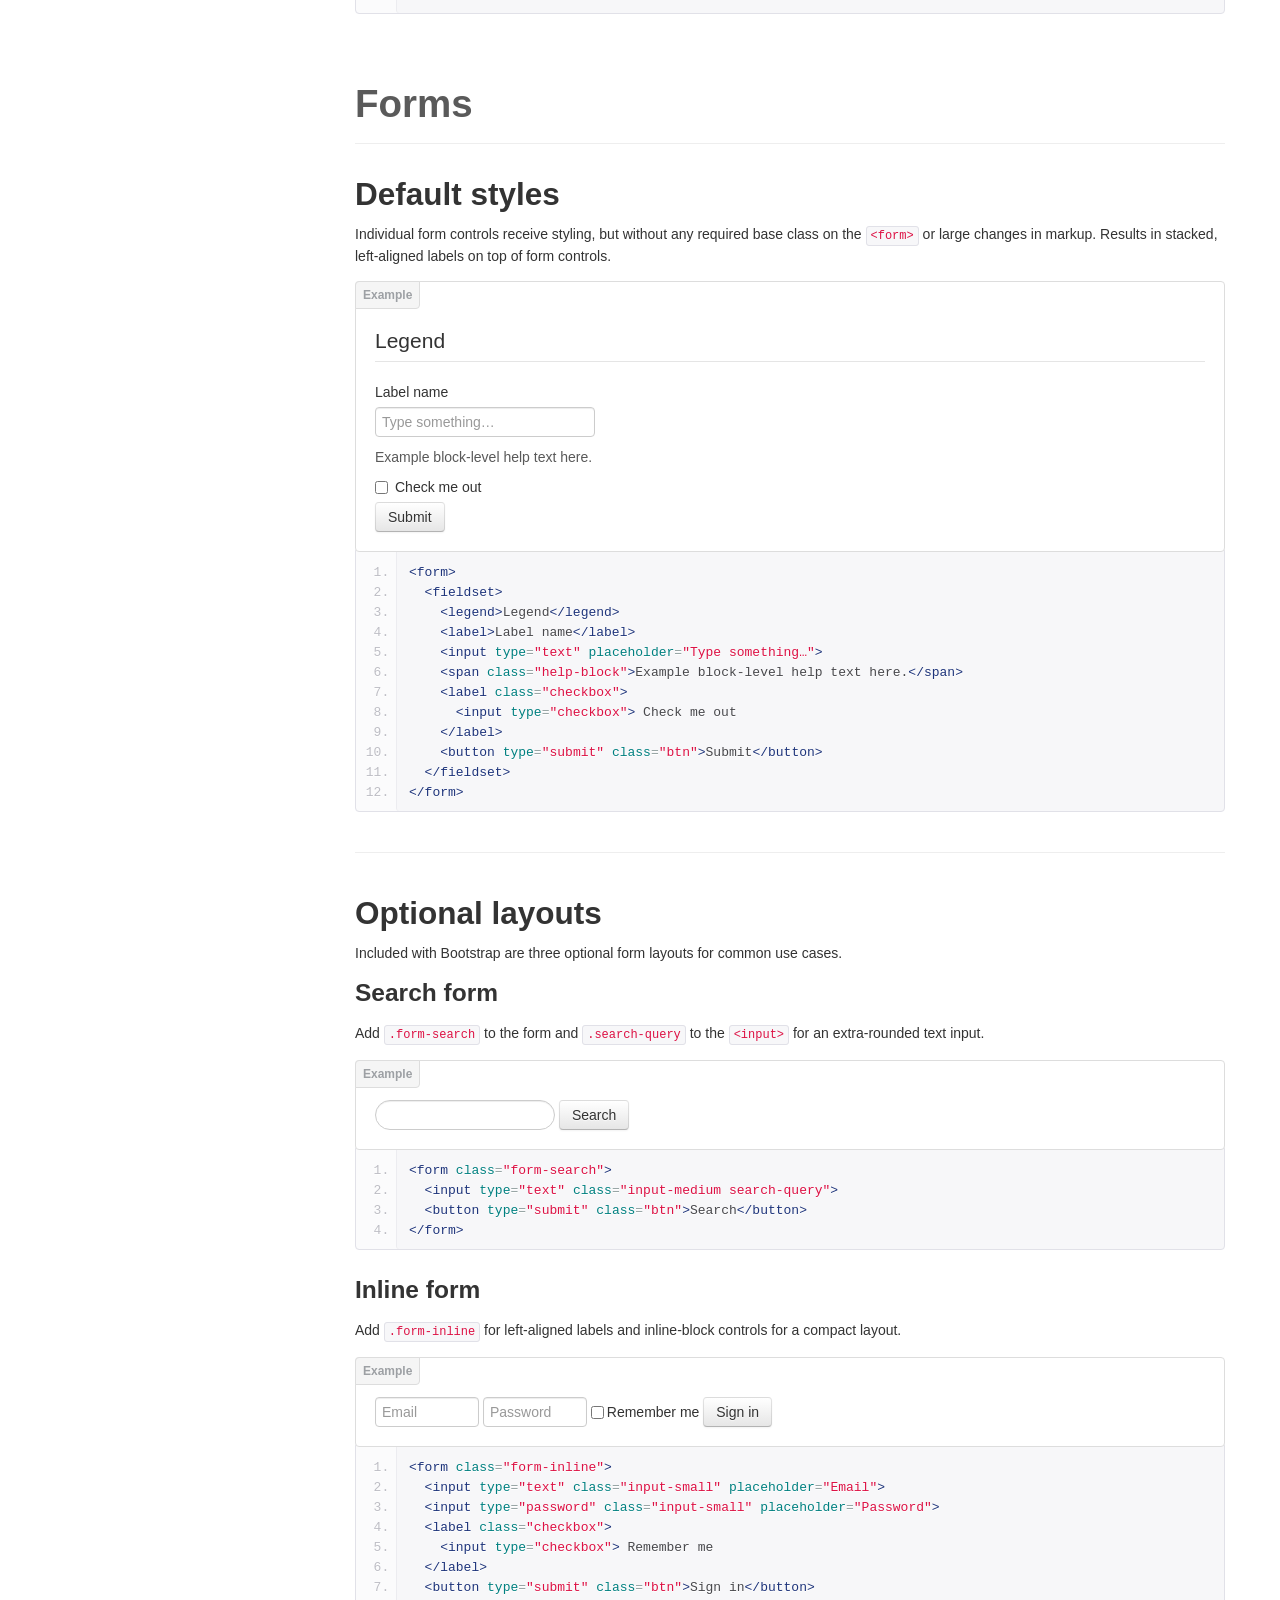
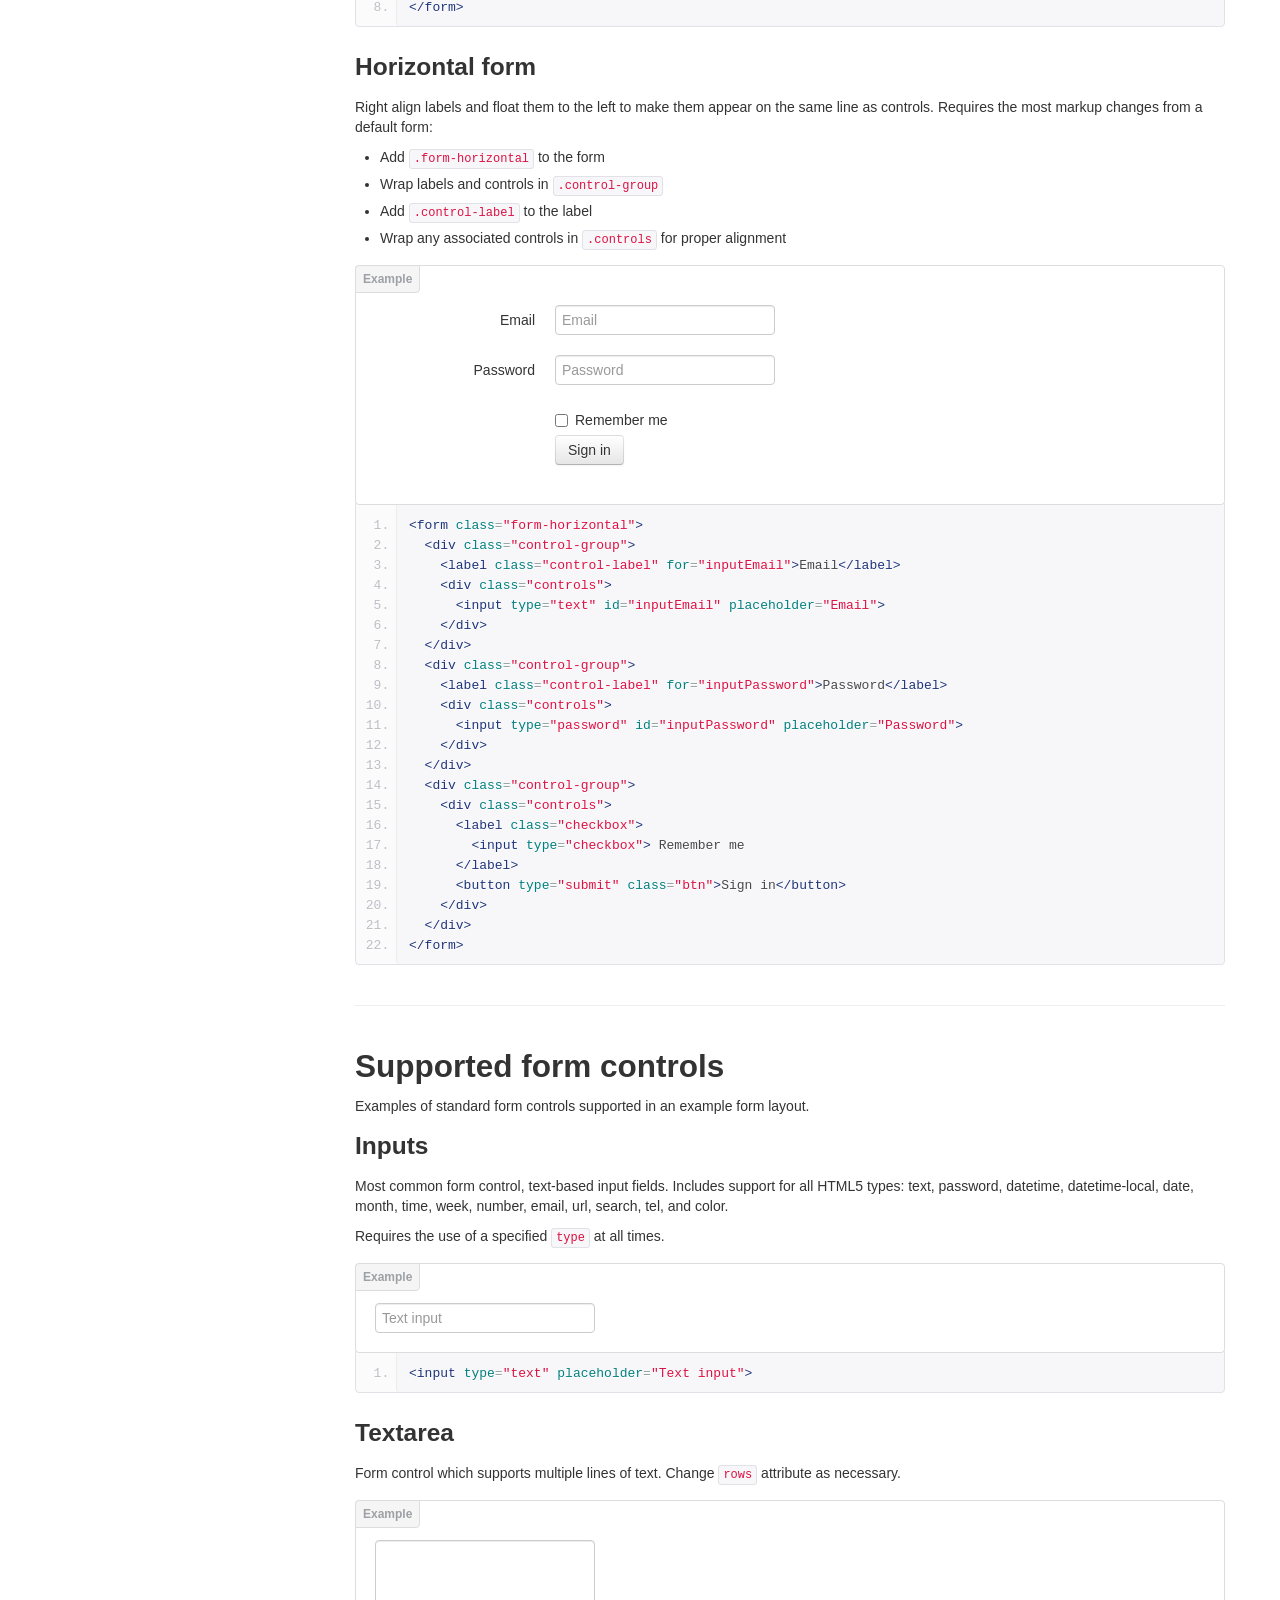
<file: bootstrap/docs/base-css.html>
<!DOCTYPE html>
<html lang="en">
  <head>
    <meta charset="utf-8">
    <title>Base · Bootstrap</title>
    <meta name="viewport" content="width=device-width, initial-scale=1.0">
    <meta name="description" content="">
    <meta name="author" content="">

    <!-- Le styles -->
    <link href="assets/css/bootstrap.css" rel="stylesheet">
    <link href="assets/css/bootstrap-responsive.css" rel="stylesheet">
    <link href="assets/css/docs.css" rel="stylesheet">
    <link href="assets/js/google-code-prettify/prettify.css" rel="stylesheet">

    <!-- Le HTML5 shim, for IE6-8 support of HTML5 elements -->
    <!--[if lt IE 9]>
      <script src="assets/js/html5shiv.js"></script>
    <![endif]-->

    <!-- Le fav and touch icons -->
    <link rel="apple-touch-icon-precomposed" sizes="144x144" href="assets/ico/apple-touch-icon-144-precomposed.png">
    <link rel="apple-touch-icon-precomposed" sizes="114x114" href="assets/ico/apple-touch-icon-114-precomposed.png">
      <link rel="apple-touch-icon-precomposed" sizes="72x72" href="assets/ico/apple-touch-icon-72-precomposed.png">
                    <link rel="apple-touch-icon-precomposed" href="assets/ico/apple-touch-icon-57-precomposed.png">
                                   <link rel="shortcut icon" href="assets/ico/favicon.png">

    <script type="text/javascript">
      var _gaq = _gaq || [];
      _gaq.push(['_setAccount', 'UA-146052-10']);
      _gaq.push(['_trackPageview']);
      (function() {
        var ga = document.createElement('script'); ga.type = 'text/javascript'; ga.async = true;
        ga.src = ('https:' == document.location.protocol ? 'https://ssl' : 'http://www') + '.google-analytics.com/ga.js';
        var s = document.getElementsByTagName('script')[0]; s.parentNode.insertBefore(ga, s);
      })();
    </script>
  </head>

  <body data-spy="scroll" data-target=".bs-docs-sidebar">

    <!-- Navbar
    ================================================== -->
    <div class="navbar navbar-inverse navbar-fixed-top">
      <div class="navbar-inner">
        <div class="container">
          <button type="button" class="btn btn-navbar" data-toggle="collapse" data-target=".nav-collapse">
            <span class="icon-bar"></span>
            <span class="icon-bar"></span>
            <span class="icon-bar"></span>
          </button>
          <a class="brand" href="./index.html">Bootstrap</a>
          <div class="nav-collapse collapse">
            <ul class="nav">
              <li class="">
                <a href="./index.html">Home</a>
              </li>
              <li class="">
                <a href="./getting-started.html">Get started</a>
              </li>
              <li class="">
                <a href="./scaffolding.html">Scaffolding</a>
              </li>
              <li class="active">
                <a href="./base-css.html">Base CSS</a>
              </li>
              <li class="">
                <a href="./components.html">Components</a>
              </li>
              <li class="">
                <a href="./javascript.html">JavaScript</a>
              </li>
              <li class="">
                <a href="./customize.html">Customize</a>
              </li>
            </ul>
          </div>
        </div>
      </div>
    </div>

<!-- Subhead
================================================== -->
<header class="jumbotron subhead" id="overview">
  <div class="container">
    <h1>Base CSS</h1>
    <p class="lead">Fundamental HTML elements styled and enhanced with extensible classes.</p>
  </div>
</header>


  <div class="container">

    <!-- Docs nav
    ================================================== -->
    <div class="row">
      <div class="span3 bs-docs-sidebar">
        <ul class="nav nav-list bs-docs-sidenav">
          <li><a href="#typography"><i class="icon-chevron-right"></i> Typography</a></li>
          <li><a href="#code"><i class="icon-chevron-right"></i> Code</a></li>
          <li><a href="#tables"><i class="icon-chevron-right"></i> Tables</a></li>
          <li><a href="#forms"><i class="icon-chevron-right"></i> Forms</a></li>
          <li><a href="#buttons"><i class="icon-chevron-right"></i> Buttons</a></li>
          <li><a href="#images"><i class="icon-chevron-right"></i> Images</a></li>
          <li><a href="#icons"><i class="icon-chevron-right"></i> Icons by Glyphicons</a></li>
        </ul>
      </div>
      <div class="span9">



        <!-- Typography
        ================================================== -->
        <section id="typography">
          <div class="page-header">
            <h1>Typography</h1>
          </div>

          <h2 id="headings">Headings</h2>
          <p>All HTML headings, <code>&lt;h1&gt;</code> through <code>&lt;h6&gt;</code> are available.</p>
          <div class="bs-docs-example">
            <h1>h1. Heading 1</h1>
            <h2>h2. Heading 2</h2>
            <h3>h3. Heading 3</h3>
            <h4>h4. Heading 4</h4>
            <h5>h5. Heading 5</h5>
            <h6>h6. Heading 6</h6>
          </div>

          <h2 id="body-copy">Body copy</h2>
          <p>Bootstrap's global default <code>font-size</code> is <strong>14px</strong>, with a <code>line-height</code> of <strong>20px</strong>. This is applied to the <code>&lt;body&gt;</code> and all paragraphs. In addition, <code>&lt;p&gt;</code> (paragraphs) receive a bottom margin of half their line-height (10px by default).</p>
          <div class="bs-docs-example">
            <p>Nullam quis risus eget urna mollis ornare vel eu leo. Cum sociis natoque penatibus et magnis dis parturient montes, nascetur ridiculus mus. Nullam id dolor id nibh ultricies vehicula.</p>
            <p>Cum sociis natoque penatibus et magnis dis parturient montes, nascetur ridiculus mus. Donec ullamcorper nulla non metus auctor fringilla. Duis mollis, est non commodo luctus, nisi erat porttitor ligula, eget lacinia odio sem nec elit. Donec ullamcorper nulla non metus auctor fringilla.</p>
            <p>Maecenas sed diam eget risus varius blandit sit amet non magna. Donec id elit non mi porta gravida at eget metus. Duis mollis, est non commodo luctus, nisi erat porttitor ligula, eget lacinia odio sem nec elit.</p>
          </div>
          <pre class="prettyprint">&lt;p&gt;...&lt;/p&gt;</pre>

          <h3>Lead body copy</h3>
          <p>Make a paragraph stand out by adding <code>.lead</code>.</p>
          <div class="bs-docs-example">
            <p class="lead">Vivamus sagittis lacus vel augue laoreet rutrum faucibus dolor auctor. Duis mollis, est non commodo luctus.</p>
          </div>
          <pre class="prettyprint">&lt;p class="lead"&gt;...&lt;/p&gt;</pre>

          <h3>Built with Less</h3>
          <p>The typographic scale is based on two LESS variables in <strong>variables.less</strong>: <code>@baseFontSize</code> and <code>@baseLineHeight</code>. The first is the base font-size used throughout and the second is the base line-height. We use those variables and some simple math to create the margins, paddings, and line-heights of all our type and more. Customize them and Bootstrap adapts.</p>


          <hr class="bs-docs-separator">


          <h2 id="emphasis">Emphasis</h2>
          <p>Make use of HTML's default emphasis tags with lightweight styles.</p>

          <h3><code>&lt;small&gt;</code></h3>
          <p>For de-emphasizing inline or blocks of text, <small>use the small tag.</small></p>
          <div class="bs-docs-example">
            <p><small>This line of text is meant to be treated as fine print.</small></p>
          </div>
<pre class="prettyprint">
&lt;p&gt;
  &lt;small&gt;This line of text is meant to be treated as fine print.&lt;/small&gt;
&lt;/p&gt;
</pre>

          <h3>Bold</h3>
          <p>For emphasizing a snippet of text with a heavier font-weight.</p>
          <div class="bs-docs-example">
            <p>The following snippet of text is <strong>rendered as bold text</strong>.</p>
          </div>
          <pre class="prettyprint">&lt;strong&gt;rendered as bold text&lt;/strong&gt;</pre>

          <h3>Italics</h3>
          <p>For emphasizing a snippet of text with italics.</p>
          <div class="bs-docs-example">
            <p>The following snippet of text is <em>rendered as italicized text</em>.</p>
          </div>
          <pre class="prettyprint">&lt;em&gt;rendered as italicized text&lt;/em&gt;</pre>

          <p><span class="label label-info">Heads up!</span> Feel free to use <code>&lt;b&gt;</code> and <code>&lt;i&gt;</code> in HTML5. <code>&lt;b&gt;</code> is meant to highlight words or phrases without conveying additional importance while <code>&lt;i&gt;</code> is mostly for voice, technical terms, etc.</p>

          <h3>Alignment classes</h3>
          <p>Easily realign text to components with text alignment classes.</p>
          <div class="bs-docs-example">
            <p class="text-left">Left aligned text.</p>
            <p class="text-center">Center aligned text.</p>
            <p class="text-right">Right aligned text.</p>
          </div>
<pre class="prettyprint linenums">
&lt;p class="text-left"&gt;Left aligned text.&lt;/p&gt;
&lt;p class="text-center"&gt;Center aligned text.&lt;/p&gt;
&lt;p class="text-right"&gt;Right aligned text.&lt;/p&gt;
</pre>

          <h3>Emphasis classes</h3>
          <p>Convey meaning through color with a handful of emphasis utility classes.</p>
          <div class="bs-docs-example">
            <p class="muted">Fusce dapibus, tellus ac cursus commodo, tortor mauris nibh.</p>
            <p class="text-warning">Etiam porta sem malesuada magna mollis euismod.</p>
            <p class="text-error">Donec ullamcorper nulla non metus auctor fringilla.</p>
            <p class="text-info">Aenean eu leo quam. Pellentesque ornare sem lacinia quam venenatis.</p>
            <p class="text-success">Duis mollis, est non commodo luctus, nisi erat porttitor ligula.</p>
          </div>
<pre class="prettyprint linenums">
&lt;p class="muted"&gt;Fusce dapibus, tellus ac cursus commodo, tortor mauris nibh.&lt;/p&gt;
&lt;p class="text-warning"&gt;Etiam porta sem malesuada magna mollis euismod.&lt;/p&gt;
&lt;p class="text-error"&gt;Donec ullamcorper nulla non metus auctor fringilla.&lt;/p&gt;
&lt;p class="text-info"&gt;Aenean eu leo quam. Pellentesque ornare sem lacinia quam venenatis.&lt;/p&gt;
&lt;p class="text-success"&gt;Duis mollis, est non commodo luctus, nisi erat porttitor ligula.&lt;/p&gt;
</pre>


          <hr class="bs-docs-separator">


          <h2 id="abbreviations">Abbreviations</h2>
          <p>Stylized implementation of HTML's <code>&lt;abbr&gt;</code> element for abbreviations and acronyms to show the expanded version on hover. Abbreviations with a <code>title</code> attribute have a light dotted bottom border and a help cursor on hover, providing additional context on hover.</p>

          <h3><code>&lt;abbr&gt;</code></h3>
          <p>For expanded text on long hover of an abbreviation, include the <code>title</code> attribute.</p>
          <div class="bs-docs-example">
            <p>An abbreviation of the word attribute is <abbr title="attribute">attr</abbr>.</p>
          </div>
          <pre class="prettyprint">&lt;abbr title="attribute"&gt;attr&lt;/abbr&gt;</pre>

          <h3><code>&lt;abbr class="initialism"&gt;</code></h3>
          <p>Add <code>.initialism</code> to an abbreviation for a slightly smaller font-size.</p>
          <div class="bs-docs-example">
            <p><abbr title="HyperText Markup Language" class="initialism">HTML</abbr> is the best thing since sliced bread.</p>
          </div>
          <pre class="prettyprint">&lt;abbr title="HyperText Markup Language" class="initialism"&gt;HTML&lt;/abbr&gt;</pre>


          <hr class="bs-docs-separator">


          <h2 id="addresses">Addresses</h2>
          <p>Present contact information for the nearest ancestor or the entire body of work.</p>

          <h3><code>&lt;address&gt;</code></h3>
          <p>Preserve formatting by ending all lines with <code>&lt;br&gt;</code>.</p>
          <div class="bs-docs-example">
            <address>
              <strong>Twitter, Inc.</strong><br>
              795 Folsom Ave, Suite 600<br>
              San Francisco, CA 94107<br>
              <abbr title="Phone">P:</abbr> (123) 456-7890
            </address>
            <address>
              <strong>Full Name</strong><br>
              <a href="mailto:#">first.last@example.com</a>
            </address>
          </div>
<pre class="prettyprint linenums">
&lt;address&gt;
  &lt;strong&gt;Twitter, Inc.&lt;/strong&gt;&lt;br&gt;
  795 Folsom Ave, Suite 600&lt;br&gt;
  San Francisco, CA 94107&lt;br&gt;
  &lt;abbr title="Phone"&gt;P:&lt;/abbr&gt; (123) 456-7890
&lt;/address&gt;

&lt;address&gt;
  &lt;strong&gt;Full Name&lt;/strong&gt;&lt;br&gt;
  &lt;a href="mailto:#"&gt;first.last@example.com&lt;/a&gt;
&lt;/address&gt;
</pre>


          <hr class="bs-docs-separator">


          <h2 id="blockquotes">Blockquotes</h2>
          <p>For quoting blocks of content from another source within your document.</p>

          <h3>Default blockquote</h3>
          <p>Wrap <code>&lt;blockquote&gt;</code> around any <abbr title="HyperText Markup Language">HTML</abbr> as the quote. For straight quotes we recommend a <code>&lt;p&gt;</code>.</p>
          <div class="bs-docs-example">
            <blockquote>
              <p>Lorem ipsum dolor sit amet, consectetur adipiscing elit. Integer posuere erat a ante.</p>
            </blockquote>
          </div>
<pre class="prettyprint linenums">
&lt;blockquote&gt;
  &lt;p&gt;Lorem ipsum dolor sit amet, consectetur adipiscing elit. Integer posuere erat a ante.&lt;/p&gt;
&lt;/blockquote&gt;
</pre>

          <h3>Blockquote options</h3>
          <p>Style and content changes for simple variations on a standard blockquote.</p>

          <h4>Naming a source</h4>
          <p>Add <code>&lt;small&gt;</code> tag for identifying the source. Wrap the name of the source work in <code>&lt;cite&gt;</code>.</p>
          <div class="bs-docs-example">
            <blockquote>
              <p>Lorem ipsum dolor sit amet, consectetur adipiscing elit. Integer posuere erat a ante.</p>
              <small>Someone famous in <cite title="Source Title">Source Title</cite></small>
            </blockquote>
          </div>
<pre class="prettyprint linenums">
&lt;blockquote&gt;
  &lt;p&gt;Lorem ipsum dolor sit amet, consectetur adipiscing elit. Integer posuere erat a ante.&lt;/p&gt;
  &lt;small&gt;Someone famous &lt;cite title="Source Title"&gt;Source Title&lt;/cite&gt;&lt;/small&gt;
&lt;/blockquote&gt;
</pre>

          <h4>Alternate displays</h4>
          <p>Use <code>.pull-right</code> for a floated, right-aligned blockquote.</p>
          <div class="bs-docs-example" style="overflow: hidden;">
            <blockquote class="pull-right">
              <p>Lorem ipsum dolor sit amet, consectetur adipiscing elit. Integer posuere erat a ante.</p>
              <small>Someone famous in <cite title="Source Title">Source Title</cite></small>
            </blockquote>
          </div>
<pre class="prettyprint linenums">
&lt;blockquote class="pull-right"&gt;
  ...
&lt;/blockquote&gt;
</pre>


          <hr class="bs-docs-separator">


          <!-- Lists -->
          <h2 id="lists">Lists</h2>

          <h3>Unordered</h3>
          <p>A list of items in which the order does <em>not</em> explicitly matter.</p>
          <div class="bs-docs-example">
            <ul>
              <li>Lorem ipsum dolor sit amet</li>
              <li>Consectetur adipiscing elit</li>
              <li>Integer molestie lorem at massa</li>
              <li>Facilisis in pretium nisl aliquet</li>
              <li>Nulla volutpat aliquam velit
                <ul>
                  <li>Phasellus iaculis neque</li>
                  <li>Purus sodales ultricies</li>
                  <li>Vestibulum laoreet porttitor sem</li>
                  <li>Ac tristique libero volutpat at</li>
                </ul>
              </li>
              <li>Faucibus porta lacus fringilla vel</li>
              <li>Aenean sit amet erat nunc</li>
              <li>Eget porttitor lorem</li>
            </ul>
          </div>
<pre class="prettyprint linenums">
&lt;ul&gt;
  &lt;li&gt;...&lt;/li&gt;
&lt;/ul&gt;
</pre>

          <h3>Ordered</h3>
          <p>A list of items in which the order <em>does</em> explicitly matter.</p>
          <div class="bs-docs-example">
            <ol>
              <li>Lorem ipsum dolor sit amet</li>
              <li>Consectetur adipiscing elit</li>
              <li>Integer molestie lorem at massa</li>
              <li>Facilisis in pretium nisl aliquet</li>
              <li>Nulla volutpat aliquam velit</li>
              <li>Faucibus porta lacus fringilla vel</li>
              <li>Aenean sit amet erat nunc</li>
              <li>Eget porttitor lorem</li>
            </ol>
          </div>
<pre class="prettyprint linenums">
&lt;ol&gt;
  &lt;li&gt;...&lt;/li&gt;
&lt;/ol&gt;
</pre>

        <h3>Unstyled</h3>
        <p>Remove the default <code>list-style</code> and left padding on list items (immediate children only).</p>
        <div class="bs-docs-example">
          <ul class="unstyled">
            <li>Lorem ipsum dolor sit amet</li>
            <li>Consectetur adipiscing elit</li>
            <li>Integer molestie lorem at massa</li>
            <li>Facilisis in pretium nisl aliquet</li>
            <li>Nulla volutpat aliquam velit
              <ul>
                <li>Phasellus iaculis neque</li>
                <li>Purus sodales ultricies</li>
                <li>Vestibulum laoreet porttitor sem</li>
                <li>Ac tristique libero volutpat at</li>
              </ul>
            </li>
            <li>Faucibus porta lacus fringilla vel</li>
            <li>Aenean sit amet erat nunc</li>
            <li>Eget porttitor lorem</li>
          </ul>
        </div>
<pre class="prettyprint linenums">
&lt;ul class="unstyled"&gt;
  &lt;li&gt;...&lt;/li&gt;
&lt;/ul&gt;
</pre>

        <h3>Inline</h3>
        <p>Place all list items on a single line with <code>inline-block</code> and some light padding.</p>
        <div class="bs-docs-example">
          <ul class="inline">
            <li>Lorem ipsum</li>
            <li>Phasellus iaculis</li>
            <li>Nulla volutpat</li>
          </ul>
        </div>
<pre class="prettyprint linenums">
&lt;ul class="inline"&gt;
  &lt;li&gt;...&lt;/li&gt;
&lt;/ul&gt;
</pre>

        <h3>Description</h3>
        <p>A list of terms with their associated descriptions.</p>
        <div class="bs-docs-example">
          <dl>
            <dt>Description lists</dt>
            <dd>A description list is perfect for defining terms.</dd>
            <dt>Euismod</dt>
            <dd>Vestibulum id ligula porta felis euismod semper eget lacinia odio sem nec elit.</dd>
            <dd>Donec id elit non mi porta gravida at eget metus.</dd>
            <dt>Malesuada porta</dt>
            <dd>Etiam porta sem malesuada magna mollis euismod.</dd>
          </dl>
        </div>
<pre class="prettyprint linenums">
&lt;dl&gt;
  &lt;dt&gt;...&lt;/dt&gt;
  &lt;dd&gt;...&lt;/dd&gt;
&lt;/dl&gt;
</pre>

        <h4>Horizontal description</h4>
        <p>Make terms and descriptions in <code>&lt;dl&gt;</code> line up side-by-side.</p>
        <div class="bs-docs-example">
          <dl class="dl-horizontal">
            <dt>Description lists</dt>
            <dd>A description list is perfect for defining terms.</dd>
            <dt>Euismod</dt>
            <dd>Vestibulum id ligula porta felis euismod semper eget lacinia odio sem nec elit.</dd>
            <dd>Donec id elit non mi porta gravida at eget metus.</dd>
            <dt>Malesuada porta</dt>
            <dd>Etiam porta sem malesuada magna mollis euismod.</dd>
            <dt>Felis euismod semper eget lacinia</dt>
            <dd>Fusce dapibus, tellus ac cursus commodo, tortor mauris condimentum nibh, ut fermentum massa justo sit amet risus.</dd>
          </dl>
        </div>
<pre class="prettyprint linenums">
&lt;dl class="dl-horizontal"&gt;
  &lt;dt&gt;...&lt;/dt&gt;
  &lt;dd&gt;...&lt;/dd&gt;
&lt;/dl&gt;
</pre>
        <p>
          <span class="label label-info">Heads up!</span>
          Horizontal description lists will truncate terms that are too long to fit in the left column fix <code>text-overflow</code>. In narrower viewports, they will change to the default stacked layout.
        </p>
      </section>



        <!-- Code
        ================================================== -->
        <section id="code">
          <div class="page-header">
            <h1>Code</h1>
          </div>

          <h2>Inline</h2>
          <p>Wrap inline snippets of code with <code>&lt;code&gt;</code>.</p>
<div class="bs-docs-example">
  For example, <code>&lt;section&gt;</code> should be wrapped as inline.
</div>
<pre class="prettyprint linenums">
For example, &lt;code&gt;&amp;lt;section&amp;gt;&lt;/code&gt; should be wrapped as inline.
</pre>

          <h2>Basic block</h2>
          <p>Use <code>&lt;pre&gt;</code> for multiple lines of code. Be sure to escape any angle brackets in the code for proper rendering.</p>
<div class="bs-docs-example">
  <pre>&lt;p&gt;Sample text here...&lt;/p&gt;</pre>
</div>
<pre class="prettyprint linenums" style="margin-bottom: 9px;">
&lt;pre&gt;
  &amp;lt;p&amp;gt;Sample text here...&amp;lt;/p&amp;gt;
&lt;/pre&gt;
</pre>
          <p><span class="label label-info">Heads up!</span> Be sure to keep code within <code>&lt;pre&gt;</code> tags as close to the left as possible; it will render all tabs.</p>
          <p>You may optionally add the <code>.pre-scrollable</code> class which will set a max-height of 350px and provide a y-axis scrollbar.</p>
        </section>



        <!-- Tables
        ================================================== -->
        <section id="tables">
          <div class="page-header">
            <h1>Tables</h1>
          </div>

          <h2>Default styles</h2>
          <p>For basic styling&mdash;light padding and only horizontal dividers&mdash;add the base class <code>.table</code> to any <code>&lt;table&gt;</code>.</p>
          <div class="bs-docs-example">
            <table class="table">
              <thead>
                <tr>
                  <th>#</th>
                  <th>First Name</th>
                  <th>Last Name</th>
                  <th>Username</th>
                </tr>
              </thead>
              <tbody>
                <tr>
                  <td>1</td>
                  <td>Mark</td>
                  <td>Otto</td>
                  <td>@mdo</td>
                </tr>
                <tr>
                  <td>2</td>
                  <td>Jacob</td>
                  <td>Thornton</td>
                  <td>@fat</td>
                </tr>
                <tr>
                  <td>3</td>
                  <td>Larry</td>
                  <td>the Bird</td>
                  <td>@twitter</td>
                </tr>
              </tbody>
            </table>
          </div>
<pre class="prettyprint linenums">
&lt;table class="table"&gt;
  …
&lt;/table&gt;
</pre>


          <hr class="bs-docs-separator">


          <h2>Optional classes</h2>
          <p>Add any of the following classes to the <code>.table</code> base class.</p>

          <h3><code>.table-striped</code></h3>
          <p>Adds zebra-striping to any table row within the <code>&lt;tbody&gt;</code> via the <code>:nth-child</code> CSS selector (not available in IE7-8).</p>
          <div class="bs-docs-example">
            <table class="table table-striped">
              <thead>
                <tr>
                  <th>#</th>
                  <th>First Name</th>
                  <th>Last Name</th>
                  <th>Username</th>
                </tr>
              </thead>
              <tbody>
                <tr>
                  <td>1</td>
                  <td>Mark</td>
                  <td>Otto</td>
                  <td>@mdo</td>
                </tr>
                <tr>
                  <td>2</td>
                  <td>Jacob</td>
                  <td>Thornton</td>
                  <td>@fat</td>
                </tr>
                <tr>
                  <td>3</td>
                  <td>Larry</td>
                  <td>the Bird</td>
                  <td>@twitter</td>
                </tr>
              </tbody>
            </table>
          </div>
<pre class="prettyprint linenums" style="margin-bottom: 18px;">
&lt;table class="table table-striped"&gt;
  …
&lt;/table&gt;
</pre>

          <h3><code>.table-bordered</code></h3>
          <p>Add borders and rounded corners to the table.</p>
          <div class="bs-docs-example">
            <table class="table table-bordered">
              <thead>
                <tr>
                  <th>#</th>
                  <th>First Name</th>
                  <th>Last Name</th>
                  <th>Username</th>
                </tr>
              </thead>
              <tbody>
                <tr>
                  <td rowspan="2">1</td>
                  <td>Mark</td>
                  <td>Otto</td>
                  <td>@mdo</td>
                </tr>
                <tr>
                  <td>Mark</td>
                  <td>Otto</td>
                  <td>@TwBootstrap</td>
                </tr>
                <tr>
                  <td>2</td>
                  <td>Jacob</td>
                  <td>Thornton</td>
                  <td>@fat</td>
                </tr>
                <tr>
                  <td>3</td>
                  <td colspan="2">Larry the Bird</td>
                  <td>@twitter</td>
                </tr>
              </tbody>
            </table>
          </div>
<pre class="prettyprint linenums">
&lt;table class="table table-bordered"&gt;
  …
&lt;/table&gt;
</pre>

          <h3><code>.table-hover</code></h3>
          <p>Enable a hover state on table rows within a <code>&lt;tbody&gt;</code>.</p>
          <div class="bs-docs-example">
            <table class="table table-hover">
              <thead>
                <tr>
                  <th>#</th>
                  <th>First Name</th>
                  <th>Last Name</th>
                  <th>Username</th>
                </tr>
              </thead>
              <tbody>
                <tr>
                  <td>1</td>
                  <td>Mark</td>
                  <td>Otto</td>
                  <td>@mdo</td>
                </tr>
                <tr>
                  <td>2</td>
                  <td>Jacob</td>
                  <td>Thornton</td>
                  <td>@fat</td>
                </tr>
                <tr>
                  <td>3</td>
                  <td colspan="2">Larry the Bird</td>
                  <td>@twitter</td>
                </tr>
              </tbody>
            </table>
          </div>
<pre class="prettyprint linenums" style="margin-bottom: 18px;">
&lt;table class="table table-hover"&gt;
  …
&lt;/table&gt;
</pre>

          <h3><code>.table-condensed</code></h3>
          <p>Makes tables more compact by cutting cell padding in half.</p>
          <div class="bs-docs-example">
            <table class="table table-condensed">
              <thead>
                <tr>
                  <th>#</th>
                  <th>First Name</th>
                  <th>Last Name</th>
                  <th>Username</th>
                </tr>
              </thead>
              <tbody>
                <tr>
                  <td>1</td>
                  <td>Mark</td>
                  <td>Otto</td>
                  <td>@mdo</td>
                </tr>
                <tr>
                  <td>2</td>
                  <td>Jacob</td>
                  <td>Thornton</td>
                  <td>@fat</td>
                </tr>
                <tr>
                  <td>3</td>
                  <td colspan="2">Larry the Bird</td>
                  <td>@twitter</td>
                </tr>
              </tbody>
            </table>
          </div>
<pre class="prettyprint linenums" style="margin-bottom: 18px;">
&lt;table class="table table-condensed"&gt;
  …
&lt;/table&gt;
</pre>


          <hr class="bs-docs-separator">


          <h2>Optional row classes</h2>
          <p>Use contextual classes to color table rows.</p>
          <table class="table table-bordered table-striped">
            <colgroup>
              <col class="span1">
              <col class="span7">
            </colgroup>
            <thead>
              <tr>
                <th>Class</th>
                <th>Description</th>
              </tr>
            </thead>
            <tbody>
              <tr>
                <td>
                  <code>.success</code>
                </td>
                <td>Indicates a successful or positive action.</td>
              </tr>
              <tr>
                <td>
                  <code>.error</code>
                </td>
                <td>Indicates a dangerous or potentially negative action.</td>
              </tr>
              <tr>
                <td>
                  <code>.warning</code>
                </td>
                <td>Indicates a warning that might need attention.</td>
              </tr>
              <tr>
                <td>
                  <code>.info</code>
                </td>
                <td>Used as an alternative to the default styles.</td>
              </tr>
            </tbody>
          </table>
          <div class="bs-docs-example">
            <table class="table">
              <thead>
                <tr>
                  <th>#</th>
                  <th>Product</th>
                  <th>Payment Taken</th>
                  <th>Status</th>
                </tr>
              </thead>
              <tbody>
                <tr class="success">
                  <td>1</td>
                  <td>TB - Monthly</td>
                  <td>01/04/2012</td>
                  <td>Approved</td>
                </tr>
                <tr class="error">
                  <td>2</td>
                  <td>TB - Monthly</td>
                  <td>02/04/2012</td>
                  <td>Declined</td>
                </tr>
                <tr class="warning">
                  <td>3</td>
                  <td>TB - Monthly</td>
                  <td>03/04/2012</td>
                  <td>Pending</td>
                </tr>
                <tr class="info">
                  <td>4</td>
                  <td>TB - Monthly</td>
                  <td>04/04/2012</td>
                  <td>Call in to confirm</td>
                </tr>
              </tbody>
            </table>
          </div>
<pre class="prettyprint linenums">
...
  &lt;tr class="success"&gt;
    &lt;td&gt;1&lt;/td&gt;
    &lt;td&gt;TB - Monthly&lt;/td&gt;
    &lt;td&gt;01/04/2012&lt;/td&gt;
    &lt;td&gt;Approved&lt;/td&gt;
  &lt;/tr&gt;
...
</pre>


          <hr class="bs-docs-separator">


          <h2>Supported table markup</h2>
          <p>List of supported table HTML elements and how they should be used.</p>
          <table class="table table-bordered table-striped">
            <colgroup>
              <col class="span1">
              <col class="span7">
            </colgroup>
            <thead>
              <tr>
                <th>Tag</th>
                <th>Description</th>
              </tr>
            </thead>
            <tbody>
              <tr>
                <td>
                  <code>&lt;table&gt;</code>
                </td>
                <td>
                  Wrapping element for displaying data in a tabular format
                </td>
              </tr>
              <tr>
                <td>
                  <code>&lt;thead&gt;</code>
                </td>
                <td>
                  Container element for table header rows (<code>&lt;tr&gt;</code>) to label table columns
                </td>
              </tr>
              <tr>
                <td>
                  <code>&lt;tbody&gt;</code>
                </td>
                <td>
                  Container element for table rows (<code>&lt;tr&gt;</code>) in the body of the table
                </td>
              </tr>
              <tr>
                <td>
                  <code>&lt;tr&gt;</code>
                </td>
                <td>
                  Container element for a set of table cells (<code>&lt;td&gt;</code> or <code>&lt;th&gt;</code>) that appears on a single row
                </td>
              </tr>
              <tr>
                <td>
                  <code>&lt;td&gt;</code>
                </td>
                <td>
                  Default table cell
                </td>
              </tr>
              <tr>
                <td>
                  <code>&lt;th&gt;</code>
                </td>
                <td>
                  Special table cell for column (or row, depending on scope and placement) labels
                </td>
              </tr>
              <tr>
                <td>
                  <code>&lt;caption&gt;</code>
                </td>
                <td>
                  Description or summary of what the table holds, especially useful for screen readers
                </td>
              </tr>
            </tbody>
          </table>
<pre class="prettyprint linenums">
&lt;table&gt;
  &lt;caption&gt;...&lt;/caption&gt;
  &lt;thead&gt;
    &lt;tr&gt;
      &lt;th&gt;...&lt;/th&gt;
      &lt;th&gt;...&lt;/th&gt;
    &lt;/tr&gt;
  &lt;/thead&gt;
  &lt;tbody&gt;
    &lt;tr&gt;
      &lt;td&gt;...&lt;/td&gt;
      &lt;td&gt;...&lt;/td&gt;
    &lt;/tr&gt;
  &lt;/tbody&gt;
&lt;/table&gt;
</pre>

        </section>



        <!-- Forms
        ================================================== -->
        <section id="forms">
          <div class="page-header">
            <h1>Forms</h1>
          </div>

          <h2>Default styles</h2>
          <p>Individual form controls receive styling, but without any required base class on the <code>&lt;form&gt;</code> or large changes in markup. Results in stacked, left-aligned labels on top of form controls.</p>
          <form class="bs-docs-example">
            <fieldset>
              <legend>Legend</legend>
              <label>Label name</label>
              <input type="text" placeholder="Type something…">
              <span class="help-block">Example block-level help text here.</span>
              <label class="checkbox">
                <input type="checkbox"> Check me out
              </label>
              <button type="submit" class="btn">Submit</button>
            </fieldset>
          </form>
<pre class="prettyprint linenums">
&lt;form&gt;
  &lt;fieldset&gt;
    &lt;legend&gt;Legend&lt;/legend&gt;
    &lt;label&gt;Label name&lt;/label&gt;
    &lt;input type="text" placeholder="Type something…"&gt;
    &lt;span class="help-block"&gt;Example block-level help text here.&lt;/span&gt;
    &lt;label class="checkbox"&gt;
      &lt;input type="checkbox"&gt; Check me out
    &lt;/label&gt;
    &lt;button type="submit" class="btn"&gt;Submit&lt;/button&gt;
  &lt;/fieldset&gt;
&lt;/form&gt;
</pre>


          <hr class="bs-docs-separator">


          <h2>Optional layouts</h2>
          <p>Included with Bootstrap are three optional form layouts for common use cases.</p>

          <h3>Search form</h3>
          <p>Add <code>.form-search</code> to the form and <code>.search-query</code> to the <code>&lt;input&gt;</code> for an extra-rounded text input.</p>
          <form class="bs-docs-example form-search">
            <input type="text" class="input-medium search-query">
            <button type="submit" class="btn">Search</button>
          </form>
<pre class="prettyprint linenums">
&lt;form class="form-search"&gt;
  &lt;input type="text" class="input-medium search-query"&gt;
  &lt;button type="submit" class="btn"&gt;Search&lt;/button&gt;
&lt;/form&gt;
</pre>

          <h3>Inline form</h3>
          <p>Add <code>.form-inline</code> for left-aligned labels and inline-block controls for a compact layout.</p>
          <form class="bs-docs-example form-inline">
            <input type="text" class="input-small" placeholder="Email">
            <input type="password" class="input-small" placeholder="Password">
            <label class="checkbox">
              <input type="checkbox"> Remember me
            </label>
            <button type="submit" class="btn">Sign in</button>
          </form>
<pre class="prettyprint linenums">
&lt;form class="form-inline"&gt;
  &lt;input type="text" class="input-small" placeholder="Email"&gt;
  &lt;input type="password" class="input-small" placeholder="Password"&gt;
  &lt;label class="checkbox"&gt;
    &lt;input type="checkbox"&gt; Remember me
  &lt;/label&gt;
  &lt;button type="submit" class="btn"&gt;Sign in&lt;/button&gt;
&lt;/form&gt;
</pre>

          <h3>Horizontal form</h3>
          <p>Right align labels and float them to the left to make them appear on the same line as controls. Requires the most markup changes from a default form:</p>
          <ul>
            <li>Add <code>.form-horizontal</code> to the form</li>
            <li>Wrap labels and controls in <code>.control-group</code></li>
            <li>Add <code>.control-label</code> to the label</li>
            <li>Wrap any associated controls in <code>.controls</code> for proper alignment</li>
          </ul>
          <form class="bs-docs-example form-horizontal">
            <div class="control-group">
              <label class="control-label" for="inputEmail">Email</label>
              <div class="controls">
                <input type="text" id="inputEmail" placeholder="Email">
              </div>
            </div>
            <div class="control-group">
              <label class="control-label" for="inputPassword">Password</label>
              <div class="controls">
                <input type="password" id="inputPassword" placeholder="Password">
              </div>
            </div>
            <div class="control-group">
              <div class="controls">
                <label class="checkbox">
                  <input type="checkbox"> Remember me
                </label>
                <button type="submit" class="btn">Sign in</button>
              </div>
            </div>
          </form>
<pre class="prettyprint linenums">
&lt;form class="form-horizontal"&gt;
  &lt;div class="control-group"&gt;
    &lt;label class="control-label" for="inputEmail"&gt;Email&lt;/label&gt;
    &lt;div class="controls"&gt;
      &lt;input type="text" id="inputEmail" placeholder="Email"&gt;
    &lt;/div&gt;
  &lt;/div&gt;
  &lt;div class="control-group"&gt;
    &lt;label class="control-label" for="inputPassword"&gt;Password&lt;/label&gt;
    &lt;div class="controls"&gt;
      &lt;input type="password" id="inputPassword" placeholder="Password"&gt;
    &lt;/div&gt;
  &lt;/div&gt;
  &lt;div class="control-group"&gt;
    &lt;div class="controls"&gt;
      &lt;label class="checkbox"&gt;
        &lt;input type="checkbox"&gt; Remember me
      &lt;/label&gt;
      &lt;button type="submit" class="btn"&gt;Sign in&lt;/button&gt;
    &lt;/div&gt;
  &lt;/div&gt;
&lt;/form&gt;
</pre>


          <hr class="bs-docs-separator">


          <h2>Supported form controls</h2>
          <p>Examples of standard form controls supported in an example form layout.</p>

          <h3>Inputs</h3>
          <p>Most common form control, text-based input fields. Includes support for all HTML5 types: text, password, datetime, datetime-local, date, month, time, week, number, email, url, search, tel, and color.</p>
          <p>Requires the use of a specified <code>type</code> at all times.</p>
          <form class="bs-docs-example form-inline">
            <input type="text" placeholder="Text input">
          </form>
<pre class="prettyprint linenums">
&lt;input type="text" placeholder="Text input"&gt;
</pre>

          <h3>Textarea</h3>
          <p>Form control which supports multiple lines of text. Change <code>rows</code> attribute as necessary.</p>
          <form class="bs-docs-example form-inline">
            <textarea rows="3"></textarea>
          </form>
<pre class="prettyprint linenums">
&lt;textarea rows="3"&gt;&lt;/textarea&gt;
</pre>

          <h3>Checkboxes and radios</h3>
          <p>Checkboxes are for selecting one or several options in a list while radios are for selecting one option from many.</p>
          <h4>Default (stacked)</h4>
          <form class="bs-docs-example">
            <label class="checkbox">
              <input type="checkbox" value="">
              Option one is this and that&mdash;be sure to include why it's great
            </label>
            <br>
            <label class="radio">
              <input type="radio" name="optionsRadios" id="optionsRadios1" value="option1" checked>
              Option one is this and that&mdash;be sure to include why it's great
            </label>
            <label class="radio">
              <input type="radio" name="optionsRadios" id="optionsRadios2" value="option2">
              Option two can be something else and selecting it will deselect option one
            </label>
          </form>
<pre class="prettyprint linenums">
&lt;label class="checkbox"&gt;
  &lt;input type="checkbox" value=""&gt;
  Option one is this and that&mdash;be sure to include why it's great
&lt;/label&gt;

&lt;label class="radio"&gt;
  &lt;input type="radio" name="optionsRadios" id="optionsRadios1" value="option1" checked&gt;
  Option one is this and that&mdash;be sure to include why it's great
&lt;/label&gt;
&lt;label class="radio"&gt;
  &lt;input type="radio" name="optionsRadios" id="optionsRadios2" value="option2"&gt;
  Option two can be something else and selecting it will deselect option one
&lt;/label&gt;
</pre>

          <h4>Inline checkboxes</h4>
          <p>Add the <code>.inline</code> class to a series of checkboxes or radios for controls appear on the same line.</p>
          <form class="bs-docs-example">
            <label class="checkbox inline">
              <input type="checkbox" id="inlineCheckbox1" value="option1"> 1
            </label>
            <label class="checkbox inline">
              <input type="checkbox" id="inlineCheckbox2" value="option2"> 2
            </label>
            <label class="checkbox inline">
              <input type="checkbox" id="inlineCheckbox3" value="option3"> 3
            </label>
          </form>
<pre class="prettyprint linenums">
&lt;label class="checkbox inline"&gt;
  &lt;input type="checkbox" id="inlineCheckbox1" value="option1"&gt; 1
&lt;/label&gt;
&lt;label class="checkbox inline"&gt;
  &lt;input type="checkbox" id="inlineCheckbox2" value="option2"&gt; 2
&lt;/label&gt;
&lt;label class="checkbox inline"&gt;
  &lt;input type="checkbox" id="inlineCheckbox3" value="option3"&gt; 3
&lt;/label&gt;
</pre>

          <h3>Selects</h3>
          <p>Use the default option or specify a <code>multiple="multiple"</code> to show multiple options at once.</p>
          <form class="bs-docs-example">
            <select>
              <option>1</option>
              <option>2</option>
              <option>3</option>
              <option>4</option>
              <option>5</option>
            </select>
            <br>
            <select multiple="multiple">
              <option>1</option>
              <option>2</option>
              <option>3</option>
              <option>4</option>
              <option>5</option>
            </select>
          </form>
<pre class="prettyprint linenums">
&lt;select&gt;
  &lt;option&gt;1&lt;/option&gt;
  &lt;option&gt;2&lt;/option&gt;
  &lt;option&gt;3&lt;/option&gt;
  &lt;option&gt;4&lt;/option&gt;
  &lt;option&gt;5&lt;/option&gt;
&lt;/select&gt;

&lt;select multiple="multiple"&gt;
  &lt;option&gt;1&lt;/option&gt;
  &lt;option&gt;2&lt;/option&gt;
  &lt;option&gt;3&lt;/option&gt;
  &lt;option&gt;4&lt;/option&gt;
  &lt;option&gt;5&lt;/option&gt;
&lt;/select&gt;
</pre>


          <hr class="bs-docs-separator">


          <h2>Extending form controls</h2>
          <p>Adding on top of existing browser controls, Bootstrap includes other useful form components.</p>

          <h3>Prepended and appended inputs</h3>
          <p>Add text or buttons before or after any text-based input. Do note that <code>select</code> elements are not supported here.</p>

          <h4>Default options</h4>
          <p>Wrap an <code>.add-on</code> and an <code>input</code> with one of two classes to prepend or append text to an input.</p>
          <form class="bs-docs-example">
            <div class="input-prepend">
              <span class="add-on">@</span>
              <input class="span2" id="prependedInput" type="text" placeholder="Username">
            </div>
            <br>
            <div class="input-append">
              <input class="span2" id="appendedInput" type="text">
              <span class="add-on">.00</span>
            </div>
          </form>
<pre class="prettyprint linenums">
&lt;div class="input-prepend"&gt;
  &lt;span class="add-on"&gt;@&lt;/span&gt;
  &lt;input class="span2" id="prependedInput" type="text" placeholder="Username"&gt;
&lt;/div&gt;
&lt;div class="input-append"&gt;
  &lt;input class="span2" id="appendedInput" type="text"&gt;
  &lt;span class="add-on"&gt;.00&lt;/span&gt;
&lt;/div&gt;
</pre>

          <h4>Combined</h4>
          <p>Use both classes and two instances of <code>.add-on</code> to prepend and append an input.</p>
          <form class="bs-docs-example form-inline">
            <div class="input-prepend input-append">
              <span class="add-on">$</span>
              <input class="span2" id="appendedPrependedInput" type="text">
              <span class="add-on">.00</span>
            </div>
          </form>
<pre class="prettyprint linenums">
&lt;div class="input-prepend input-append"&gt;
  &lt;span class="add-on"&gt;$&lt;/span&gt;
  &lt;input class="span2" id="appendedPrependedInput" type="text"&gt;
  &lt;span class="add-on"&gt;.00&lt;/span&gt;
&lt;/div&gt;
</pre>

          <h4>Buttons instead of text</h4>
          <p>Instead of a <code>&lt;span&gt;</code> with text, use a <code>.btn</code> to attach a button (or two) to an input.</p>
          <form class="bs-docs-example">
            <div class="input-append">
              <input class="span2" id="appendedInputButton" type="text">
              <button class="btn" type="button">Go!</button>
            </div>
          </form>
<pre class="prettyprint linenums">
&lt;div class="input-append"&gt;
  &lt;input class="span2" id="appendedInputButton" type="text"&gt;
  &lt;button class="btn" type="button"&gt;Go!&lt;/button&gt;
&lt;/div&gt;
</pre>
          <form class="bs-docs-example">
            <div class="input-append">
              <input class="span2" id="appendedInputButtons" type="text">
              <button class="btn" type="button">Search</button>
              <button class="btn" type="button">Options</button>
            </div>
          </form>
<pre class="prettyprint linenums">
&lt;div class="input-append"&gt;
  &lt;input class="span2" id="appendedInputButtons" type="text"&gt;
  &lt;button class="btn" type="button"&gt;Search&lt;/button&gt;
  &lt;button class="btn" type="button"&gt;Options&lt;/button&gt;
&lt;/div&gt;
</pre>

          <h4>Button dropdowns</h4>
          <p></p>
          <form class="bs-docs-example">
            <div class="input-append">
              <input class="span2" id="appendedDropdownButton" type="text">
              <div class="btn-group">
                <button class="btn dropdown-toggle" data-toggle="dropdown">Action <span class="caret"></span></button>
                <ul class="dropdown-menu">
                  <li><a href="#">Action</a></li>
                  <li><a href="#">Another action</a></li>
                  <li><a href="#">Something else here</a></li>
                  <li class="divider"></li>
                  <li><a href="#">Separated link</a></li>
                </ul>
              </div><!-- /btn-group -->
            </div><!-- /input-append -->
          </form>
<pre class="prettyprint linenums">
&lt;div class="input-append"&gt;
  &lt;input class="span2" id="appendedDropdownButton" type="text"&gt;
  &lt;div class="btn-group"&gt;
    &lt;button class="btn dropdown-toggle" data-toggle="dropdown"&gt;
      Action
      &lt;span class="caret"&gt;&lt;/span&gt;
    &lt;/button&gt;
    &lt;ul class="dropdown-menu"&gt;
      ...
    &lt;/ul&gt;
  &lt;/div&gt;
&lt;/div&gt;
</pre>

          <form class="bs-docs-example">
            <div class="input-prepend">
              <div class="btn-group">
                <button class="btn dropdown-toggle" data-toggle="dropdown">Action <span class="caret"></span></button>
                <ul class="dropdown-menu">
                  <li><a href="#">Action</a></li>
                  <li><a href="#">Another action</a></li>
                  <li><a href="#">Something else here</a></li>
                  <li class="divider"></li>
                  <li><a href="#">Separated link</a></li>
                </ul>
              </div><!-- /btn-group -->
              <input class="span2" id="prependedDropdownButton" type="text">
            </div><!-- /input-prepend -->
          </form>
<pre class="prettyprint linenums">
&lt;div class="input-prepend"&gt;
  &lt;div class="btn-group"&gt;
    &lt;button class="btn dropdown-toggle" data-toggle="dropdown"&gt;
      Action
      &lt;span class="caret"&gt;&lt;/span&gt;
    &lt;/button&gt;
    &lt;ul class="dropdown-menu"&gt;
      ...
    &lt;/ul&gt;
  &lt;/div&gt;
  &lt;input class="span2" id="prependedDropdownButton" type="text"&gt;
&lt;/div&gt;
</pre>

          <form class="bs-docs-example">
            <div class="input-prepend input-append">
              <div class="btn-group">
                <button class="btn dropdown-toggle" data-toggle="dropdown">Action <span class="caret"></span></button>
                <ul class="dropdown-menu">
                  <li><a href="#">Action</a></li>
                  <li><a href="#">Another action</a></li>
                  <li><a href="#">Something else here</a></li>
                  <li class="divider"></li>
                  <li><a href="#">Separated link</a></li>
                </ul>
              </div><!-- /btn-group -->
              <input class="span2" id="appendedPrependedDropdownButton" type="text">
              <div class="btn-group">
                <button class="btn dropdown-toggle" data-toggle="dropdown">Action <span class="caret"></span></button>
                <ul class="dropdown-menu">
                  <li><a href="#">Action</a></li>
                  <li><a href="#">Another action</a></li>
                  <li><a href="#">Something else here</a></li>
                  <li class="divider"></li>
                  <li><a href="#">Separated link</a></li>
                </ul>
              </div><!-- /btn-group -->
            </div><!-- /input-prepend input-append -->
          </form>
<pre class="prettyprint linenums">
&lt;div class="input-prepend input-append"&gt;
  &lt;div class="btn-group"&gt;
    &lt;button class="btn dropdown-toggle" data-toggle="dropdown"&gt;
      Action
      &lt;span class="caret"&gt;&lt;/span&gt;
    &lt;/button&gt;
    &lt;ul class="dropdown-menu"&gt;
      ...
    &lt;/ul&gt;
  &lt;/div&gt;
  &lt;input class="span2" id="appendedPrependedDropdownButton" type="text"&gt;
  &lt;div class="btn-group"&gt;
    &lt;button class="btn dropdown-toggle" data-toggle="dropdown"&gt;
      Action
      &lt;span class="caret"&gt;&lt;/span&gt;
    &lt;/button&gt;
    &lt;ul class="dropdown-menu"&gt;
      ...
    &lt;/ul&gt;
  &lt;/div&gt;
&lt;/div&gt;
</pre>

          <h4>Segmented dropdown groups</h4>
          <form class="bs-docs-example">
            <div class="input-prepend">
              <div class="btn-group">
                <button class="btn" tabindex="-1">Action</button>
                <button class="btn dropdown-toggle" data-toggle="dropdown" tabindex="-1">
                  <span class="caret"></span>
                </button>
                <ul class="dropdown-menu">
                  <li><a href="#">Action</a></li>
                  <li><a href="#">Another action</a></li>
                  <li><a href="#">Something else here</a></li>
                  <li class="divider"></li>
                  <li><a href="#">Separated link</a></li>
                </ul>
              </div>
              <input type="text">
            </div>
            <div class="input-append">
              <input type="text">
              <div class="btn-group">
                <button class="btn" tabindex="-1">Action</button>
                <button class="btn dropdown-toggle" data-toggle="dropdown" tabindex="-1">
                  <span class="caret"></span>
                </button>
                <ul class="dropdown-menu">
                  <li><a href="#">Action</a></li>
                  <li><a href="#">Another action</a></li>
                  <li><a href="#">Something else here</a></li>
                  <li class="divider"></li>
                  <li><a href="#">Separated link</a></li>
                </ul>
              </div>
            </div>
          </form>
<pre class="prettyprint linenums">
&lt;form&gt;
  &lt;div class="input-prepend"&gt;
    &lt;div class="btn-group"&gt;...&lt;/div&gt;
    &lt;input type="text"&gt;
  &lt;/div&gt;
  &lt;div class="input-append"&gt;
    &lt;input type="text"&gt;
    &lt;div class="btn-group"&gt;...&lt;/div&gt;
  &lt;/div&gt;
&lt;/form&gt;
</pre>

          <h4>Search form</h4>
          <form class="bs-docs-example form-search">
            <div class="input-append">
              <input type="text" class="span2 search-query">
              <button type="submit" class="btn">Search</button>
            </div>
            <div class="input-prepend">
              <button type="submit" class="btn">Search</button>
              <input type="text" class="span2 search-query">
            </div>
          </form>
<pre class="prettyprint linenums">
&lt;form class="form-search"&gt;
  &lt;div class="input-append"&gt;
    &lt;input type="text" class="span2 search-query"&gt;
    &lt;button type="submit" class="btn"&gt;Search&lt;/button&gt;
  &lt;/div&gt;
  &lt;div class="input-prepend"&gt;
    &lt;button type="submit" class="btn"&gt;Search&lt;/button&gt;
    &lt;input type="text" class="span2 search-query"&gt;
  &lt;/div&gt;
&lt;/form&gt;
</pre>

          <h3>Control sizing</h3>
          <p>Use relative sizing classes like <code>.input-large</code> or match your inputs to the grid column sizes using <code>.span*</code> classes.</p>

          <h4>Block level inputs</h4>
          <p>Make any <code>&lt;input&gt;</code> or <code>&lt;textarea&gt;</code> element behave like a block level element.</p>
          <form class="bs-docs-example" style="padding-bottom: 15px;">
            <div class="controls">
              <input class="input-block-level" type="text" placeholder=".input-block-level">
            </div>
          </form>
<pre class="prettyprint linenums">
&lt;input class="input-block-level" type="text" placeholder=".input-block-level"&gt;
</pre>

          <h4>Relative sizing</h4>
          <form class="bs-docs-example" style="padding-bottom: 15px;">
            <div class="controls docs-input-sizes">
              <input class="input-mini" type="text" placeholder=".input-mini">
              <input class="input-small" type="text" placeholder=".input-small">
              <input class="input-medium" type="text" placeholder=".input-medium">
              <input class="input-large" type="text" placeholder=".input-large">
              <input class="input-xlarge" type="text" placeholder=".input-xlarge">
              <input class="input-xxlarge" type="text" placeholder=".input-xxlarge">
            </div>
          </form>
<pre class="prettyprint linenums">
&lt;input class="input-mini" type="text" placeholder=".input-mini"&gt;
&lt;input class="input-small" type="text" placeholder=".input-small"&gt;
&lt;input class="input-medium" type="text" placeholder=".input-medium"&gt;
&lt;input class="input-large" type="text" placeholder=".input-large"&gt;
&lt;input class="input-xlarge" type="text" placeholder=".input-xlarge"&gt;
&lt;input class="input-xxlarge" type="text" placeholder=".input-xxlarge"&gt;
</pre>
          <p>
            <span class="label label-info">Heads up!</span> In future versions, we'll be altering the use of these relative input classes to match our button sizes. For example, <code>.input-large</code> will increase the padding and font-size of an input.
          </p>

          <h4>Grid sizing</h4>
          <p>Use <code>.span1</code> to <code>.span12</code> for inputs that match the same sizes of the grid columns.</p>
          <form class="bs-docs-example" style="padding-bottom: 15px;">
            <div class="controls docs-input-sizes">
              <input class="span1" type="text" placeholder=".span1">
              <input class="span2" type="text" placeholder=".span2">
              <input class="span3" type="text" placeholder=".span3">
              <select class="span1">
                <option>1</option>
                <option>2</option>
                <option>3</option>
                <option>4</option>
                <option>5</option>
              </select>
              <select class="span2">
                <option>1</option>
                <option>2</option>
                <option>3</option>
                <option>4</option>
                <option>5</option>
              </select>
              <select class="span3">
                <option>1</option>
                <option>2</option>
                <option>3</option>
                <option>4</option>
                <option>5</option>
              </select>
            </div>
          </form>
<pre class="prettyprint linenums">
&lt;input class="span1" type="text" placeholder=".span1"&gt;
&lt;input class="span2" type="text" placeholder=".span2"&gt;
&lt;input class="span3" type="text" placeholder=".span3"&gt;
&lt;select class="span1"&gt;
  ...
&lt;/select&gt;
&lt;select class="span2"&gt;
  ...
&lt;/select&gt;
&lt;select class="span3"&gt;
  ...
&lt;/select&gt;
</pre>

          <p>For multiple grid inputs per line, <strong>use the <code>.controls-row</code> modifier class for proper spacing</strong>. It floats the inputs to collapse white-space, sets the proper margins, and clears the float.</p>
          <form class="bs-docs-example" style="padding-bottom: 15px;">
            <div class="controls">
              <input class="span5" type="text" placeholder=".span5">
            </div>
            <div class="controls controls-row">
              <input class="span4" type="text" placeholder=".span4">
              <input class="span1" type="text" placeholder=".span1">
            </div>
            <div class="controls controls-row">
              <input class="span3" type="text" placeholder=".span3">
              <input class="span2" type="text" placeholder=".span2">
            </div>
            <div class="controls controls-row">
              <input class="span2" type="text" placeholder=".span2">
              <input class="span3" type="text" placeholder=".span3">
            </div>
            <div class="controls controls-row">
              <input class="span1" type="text" placeholder=".span1">
              <input class="span4" type="text" placeholder=".span4">
            </div>
          </form>
<pre class="prettyprint linenums">
&lt;div class="controls"&gt;
  &lt;input class="span5" type="text" placeholder=".span5"&gt;
&lt;/div&gt;
&lt;div class="controls controls-row"&gt;
  &lt;input class="span4" type="text" placeholder=".span4"&gt;
  &lt;input class="span1" type="text" placeholder=".span1"&gt;
&lt;/div&gt;
...
</pre>

          <h3>Uneditable inputs</h3>
          <p>Present data in a form that's not editable without using actual form markup.</p>
          <form class="bs-docs-example">
            <span class="input-xlarge uneditable-input">Some value here</span>
          </form>
<pre class="prettyprint linenums">
&lt;span class="input-xlarge uneditable-input"&gt;Some value here&lt;/span&gt;
</pre>

          <h3>Form actions</h3>
          <p>End a form with a group of actions (buttons). When placed within a <code>.form-actions</code>, the buttons will automatically indent to line up with the form controls.</p>
          <form class="bs-docs-example">
            <div class="form-actions">
              <button type="submit" class="btn btn-primary">Save changes</button>
              <button type="button" class="btn">Cancel</button>
            </div>
          </form>
<pre class="prettyprint linenums">
&lt;div class="form-actions"&gt;
  &lt;button type="submit" class="btn btn-primary"&gt;Save changes&lt;/button&gt;
  &lt;button type="button" class="btn"&gt;Cancel&lt;/button&gt;
&lt;/div&gt;
</pre>

          <h3>Help text</h3>
          <p>Inline and block level support for help text that appears around form controls.</p>
          <h4>Inline help</h4>
          <form class="bs-docs-example form-inline">
            <input type="text"> <span class="help-inline">Inline help text</span>
          </form>
<pre class="prettyprint linenums">
&lt;input type="text"&gt;&lt;span class="help-inline"&gt;Inline help text&lt;/span&gt;
</pre>

          <h4>Block help</h4>
          <form class="bs-docs-example form-inline">
            <input type="text">
            <span class="help-block">A longer block of help text that breaks onto a new line and may extend beyond one line.</span>
          </form>
<pre class="prettyprint linenums">
&lt;input type="text"&gt;&lt;span class="help-block"&gt;A longer block of help text that breaks onto a new line and may extend beyond one line.&lt;/span&gt;
</pre>


          <hr class="bs-docs-separator">


          <h2>Form control states</h2>
          <p>Provide feedback to users or visitors with basic feedback states on form controls and labels.</p>

          <h3>Input focus</h3>
          <p>We remove the default <code>outline</code> styles on some form controls and apply a <code>box-shadow</code> in its place for <code>:focus</code>.</p>
          <form class="bs-docs-example form-inline">
            <input class="input-xlarge focused" id="focusedInput" type="text" value="This is focused...">
          </form>
<pre class="prettyprint linenums">
&lt;input class="input-xlarge" id="focusedInput" type="text" value="This is focused..."&gt;
</pre>

          <h3>Invalid inputs</h3>
          <p>Style inputs via default browser functionality with <code>:invalid</code>. Specify a <code>type</code>, add the <code>required</code> attribute if the field is not optional, and (if applicable) specify a <code>pattern</code>.</p>
          <p>This is not available in versions of Internet Explorer 7-9 due to lack of support for CSS pseudo selectors.</p>
          <form class="bs-docs-example form-inline">
            <input class="span3" type="email" placeholder="test@example.com" required>
          </form>
<pre class="prettyprint linenums">
&lt;input class="span3" type="email" required&gt;
</pre>

          <h3>Disabled inputs</h3>
          <p>Add the <code>disabled</code> attribute on an input to prevent user input and trigger a slightly different look.</p>
          <form class="bs-docs-example form-inline">
            <input class="input-xlarge" id="disabledInput" type="text" placeholder="Disabled input here…" disabled>
          </form>
<pre class="prettyprint linenums">
&lt;input class="input-xlarge" id="disabledInput" type="text" placeholder="Disabled input here..." disabled&gt;
</pre>

          <h3>Validation states</h3>
          <p>Bootstrap includes validation styles for error, warning, info, and success messages. To use, add the appropriate class to the surrounding <code>.control-group</code>.</p>

          <form class="bs-docs-example form-horizontal">
            <div class="control-group warning">
              <label class="control-label" for="inputWarning">Input with warning</label>
              <div class="controls">
                <input type="text" id="inputWarning">
                <span class="help-inline">Something may have gone wrong</span>
              </div>
            </div>
            <div class="control-group error">
              <label class="control-label" for="inputError">Input with error</label>
              <div class="controls">
                <input type="text" id="inputError">
                <span class="help-inline">Please correct the error</span>
              </div>
            </div>
            <div class="control-group info">
              <label class="control-label" for="inputInfo">Input with info</label>
              <div class="controls">
                <input type="text" id="inputInfo">
                <span class="help-inline">Username is taken</span>
              </div>
            </div>
            <div class="control-group success">
              <label class="control-label" for="inputSuccess">Input with success</label>
              <div class="controls">
                <input type="text" id="inputSuccess">
                <span class="help-inline">Woohoo!</span>
              </div>
            </div>
          </form>
<pre class="prettyprint linenums">
&lt;div class="control-group warning"&gt;
  &lt;label class="control-label" for="inputWarning"&gt;Input with warning&lt;/label&gt;
  &lt;div class="controls"&gt;
    &lt;input type="text" id="inputWarning"&gt;
    &lt;span class="help-inline"&gt;Something may have gone wrong&lt;/span&gt;
  &lt;/div&gt;
&lt;/div&gt;

&lt;div class="control-group error"&gt;
  &lt;label class="control-label" for="inputError"&gt;Input with error&lt;/label&gt;
  &lt;div class="controls"&gt;
    &lt;input type="text" id="inputError"&gt;
    &lt;span class="help-inline"&gt;Please correct the error&lt;/span&gt;
  &lt;/div&gt;
&lt;/div&gt;

&lt;div class="control-group info"&gt;
  &lt;label class="control-label" for="inputInfo"&gt;Input with info&lt;/label&gt;
  &lt;div class="controls"&gt;
    &lt;input type="text" id="inputInfo"&gt;
    &lt;span class="help-inline"&gt;Username is already taken&lt;/span&gt;
  &lt;/div&gt;
&lt;/div&gt;

&lt;div class="control-group success"&gt;
  &lt;label class="control-label" for="inputSuccess"&gt;Input with success&lt;/label&gt;
  &lt;div class="controls"&gt;
    &lt;input type="text" id="inputSuccess"&gt;
    &lt;span class="help-inline"&gt;Woohoo!&lt;/span&gt;
  &lt;/div&gt;
&lt;/div&gt;
</pre>

        </section>



        <!-- Buttons
        ================================================== -->
        <section id="buttons">
          <div class="page-header">
            <h1>Buttons</h1>
          </div>

          <h2>Default buttons</h2>
          <p>Button styles can be applied to anything with the <code>.btn</code> class applied. However, typically you'll want to apply these to only <code>&lt;a&gt;</code> and <code>&lt;button&gt;</code> elements for the best rendering.</p>
          <table class="table table-bordered table-striped">
            <thead>
              <tr>
                <th>Button</th>
                <th>class=""</th>
                <th>Description</th>
              </tr>
            </thead>
            <tbody>
              <tr>
                <td><button type="button" class="btn">Default</button></td>
                <td><code>btn</code></td>
                <td>Standard gray button with gradient</td>
              </tr>
              <tr>
                <td><button type="button" class="btn btn-primary">Primary</button></td>
                <td><code>btn btn-primary</code></td>
                <td>Provides extra visual weight and identifies the primary action in a set of buttons</td>
              </tr>
              <tr>
                <td><button type="button" class="btn btn-info">Info</button></td>
                <td><code>btn btn-info</code></td>
                <td>Used as an alternative to the default styles</td>
              </tr>
              <tr>
                <td><button type="button" class="btn btn-success">Success</button></td>
                <td><code>btn btn-success</code></td>
                <td>Indicates a successful or positive action</td>
              </tr>
              <tr>
                <td><button type="button" class="btn btn-warning">Warning</button></td>
                <td><code>btn btn-warning</code></td>
                <td>Indicates caution should be taken with this action</td>
              </tr>
              <tr>
                <td><button type="button" class="btn btn-danger">Danger</button></td>
                <td><code>btn btn-danger</code></td>
                <td>Indicates a dangerous or potentially negative action</td>
              </tr>
              <tr>
                <td><button type="button" class="btn btn-inverse">Inverse</button></td>
                <td><code>btn btn-inverse</code></td>
                <td>Alternate dark gray button, not tied to a semantic action or use</td>
              </tr>
              <tr>
                <td><button type="button" class="btn btn-link">Link</button></td>
                <td><code>btn btn-link</code></td>
                <td>Deemphasize a button by making it look like a link while maintaining button behavior</td>
              </tr>
            </tbody>
          </table>

          <h4>Cross browser compatibility</h4>
          <p>IE9 doesn't crop background gradients on rounded corners, so we remove it. Related, IE9 jankifies disabled <code>button</code> elements, rendering text gray with a nasty text-shadow that we cannot fix.</p>


          <h2>Button sizes</h2>
          <p>Fancy larger or smaller buttons? Add <code>.btn-large</code>, <code>.btn-small</code>, or <code>.btn-mini</code> for additional sizes.</p>
          <div class="bs-docs-example">
            <p>
              <button type="button" class="btn btn-large btn-primary">Large button</button>
              <button type="button" class="btn btn-large">Large button</button>
            </p>
            <p>
              <button type="button" class="btn btn-primary">Default button</button>
              <button type="button" class="btn">Default button</button>
            </p>
            <p>
              <button type="button" class="btn btn-small btn-primary">Small button</button>
              <button type="button" class="btn btn-small">Small button</button>
            </p>
            <p>
              <button type="button" class="btn btn-mini btn-primary">Mini button</button>
              <button type="button" class="btn btn-mini">Mini button</button>
            </p>
          </div>
<pre class="prettyprint linenums">
&lt;p&gt;
  &lt;button class="btn btn-large btn-primary" type="button"&gt;Large button&lt;/button&gt;
  &lt;button class="btn btn-large" type="button"&gt;Large button&lt;/button&gt;
&lt;/p&gt;
&lt;p&gt;
  &lt;button class="btn btn-primary" type="button"&gt;Default button&lt;/button&gt;
  &lt;button class="btn" type="button"&gt;Default button&lt;/button&gt;
&lt;/p&gt;
&lt;p&gt;
  &lt;button class="btn btn-small btn-primary" type="button"&gt;Small button&lt;/button&gt;
  &lt;button class="btn btn-small" type="button"&gt;Small button&lt;/button&gt;
&lt;/p&gt;
&lt;p&gt;
  &lt;button class="btn btn-mini btn-primary" type="button"&gt;Mini button&lt;/button&gt;
  &lt;button class="btn btn-mini" type="button"&gt;Mini button&lt;/button&gt;
&lt;/p&gt;
</pre>
          <p>Create block level buttons&mdash;those that span the full width of a parent&mdash; by adding <code>.btn-block</code>.</p>
          <div class="bs-docs-example">
            <div class="well" style="max-width: 400px; margin: 0 auto 10px;">
              <button type="button" class="btn btn-large btn-block btn-primary">Block level button</button>
              <button type="button" class="btn btn-large btn-block">Block level button</button>
            </div>
          </div>
<pre class="prettyprint linenums">
&lt;button class="btn btn-large btn-block btn-primary" type="button"&gt;Block level button&lt;/button&gt;
&lt;button class="btn btn-large btn-block" type="button"&gt;Block level button&lt;/button&gt;
</pre>


          <h2>Disabled state</h2>
          <p>Make buttons look unclickable by fading them back 50%.</p>

          <h3>Anchor element</h3>
          <p>Add the <code>.disabled</code> class to <code>&lt;a&gt;</code> buttons.</p>
          <p class="bs-docs-example">
            <a href="#" class="btn btn-large btn-primary disabled">Primary link</a>
            <a href="#" class="btn btn-large disabled">Link</a>
          </p>
<pre class="prettyprint linenums">
&lt;a href="#" class="btn btn-large btn-primary disabled"&gt;Primary link&lt;/a&gt;
&lt;a href="#" class="btn btn-large disabled"&gt;Link&lt;/a&gt;
</pre>
          <p>
            <span class="label label-info">Heads up!</span>
            We use <code>.disabled</code> as a utility class here, similar to the common <code>.active</code> class, so no prefix is required. Also, this class is only for aesthetic; you must use custom JavaScript to disable links here.
          </p>

          <h3>Button element</h3>
          <p>Add the <code>disabled</code> attribute to <code>&lt;button&gt;</code> buttons.</p>
          <p class="bs-docs-example">
            <button type="button" class="btn btn-large btn-primary disabled" disabled="disabled">Primary button</button>
            <button type="button" class="btn btn-large" disabled>Button</button>
          </p>
<pre class="prettyprint linenums">
&lt;button type="button" class="btn btn-large btn-primary disabled" disabled="disabled"&gt;Primary button&lt;/button&gt;
&lt;button type="button" class="btn btn-large" disabled&gt;Button&lt;/button&gt;
</pre>


          <h2>One class, multiple tags</h2>
          <p>Use the <code>.btn</code> class on an <code>&lt;a&gt;</code>, <code>&lt;button&gt;</code>, or <code>&lt;input&gt;</code> element.</p>
          <form class="bs-docs-example">
            <a class="btn" href="">Link</a>
            <button class="btn" type="submit">Button</button>
            <input class="btn" type="button" value="Input">
            <input class="btn" type="submit" value="Submit">
          </form>
<pre class="prettyprint linenums">
&lt;a class="btn" href=""&gt;Link&lt;/a&gt;
&lt;button class="btn" type="submit"&gt;Button&lt;/button&gt;
&lt;input class="btn" type="button" value="Input"&gt;
&lt;input class="btn" type="submit" value="Submit"&gt;
</pre>
          <p>As a best practice, try to match the element for your context to ensure matching cross-browser rendering. If you have an <code>input</code>, use an <code>&lt;input type="submit"&gt;</code> for your button.</p>

        </section>



        <!-- Images
        ================================================== -->
        <section id="images">
          <div class="page-header">
            <h1>Images</h1>
          </div>

          <p>Add classes to an <code>&lt;img&gt;</code> element to easily style images in any project.</p>
          <div class="bs-docs-example bs-docs-example-images">
            <img data-src="holder.js/140x140" class="img-rounded">
            <img data-src="holder.js/140x140" class="img-circle">
            <img data-src="holder.js/140x140" class="img-polaroid">
          </div>
<pre class="prettyprint linenums">
&lt;img src="..." class="img-rounded"&gt;
&lt;img src="..." class="img-circle"&gt;
&lt;img src="..." class="img-polaroid"&gt;
</pre>
          <p><span class="label label-info">Heads up!</span> <code>.img-rounded</code> and <code>.img-circle</code> do not work in IE7-8 due to lack of <code>border-radius</code> support.</p>


        </section>



        <!-- Icons
        ================================================== -->
        <section id="icons">
          <div class="page-header">
            <h1>Icons <small>by <a href="http://glyphicons.com" target="_blank">Glyphicons</a></small></h1>
          </div>

          <h2>Icon glyphs</h2>
          <p>140 icons in sprite form, available in dark gray (default) and white, provided by <a href="http://glyphicons.com" target="_blank">Glyphicons</a>.</p>
          <ul class="the-icons clearfix">
            <li><i class="icon-glass"></i> icon-glass</li>
            <li><i class="icon-music"></i> icon-music</li>
            <li><i class="icon-search"></i> icon-search</li>
            <li><i class="icon-envelope"></i> icon-envelope</li>
            <li><i class="icon-heart"></i> icon-heart</li>
            <li><i class="icon-star"></i> icon-star</li>
            <li><i class="icon-star-empty"></i> icon-star-empty</li>
            <li><i class="icon-user"></i> icon-user</li>
            <li><i class="icon-film"></i> icon-film</li>
            <li><i class="icon-th-large"></i> icon-th-large</li>
            <li><i class="icon-th"></i> icon-th</li>
            <li><i class="icon-th-list"></i> icon-th-list</li>
            <li><i class="icon-ok"></i> icon-ok</li>
            <li><i class="icon-remove"></i> icon-remove</li>
            <li><i class="icon-zoom-in"></i> icon-zoom-in</li>
            <li><i class="icon-zoom-out"></i> icon-zoom-out</li>
            <li><i class="icon-off"></i> icon-off</li>
            <li><i class="icon-signal"></i> icon-signal</li>
            <li><i class="icon-cog"></i> icon-cog</li>
            <li><i class="icon-trash"></i> icon-trash</li>
            <li><i class="icon-home"></i> icon-home</li>
            <li><i class="icon-file"></i> icon-file</li>
            <li><i class="icon-time"></i> icon-time</li>
            <li><i class="icon-road"></i> icon-road</li>
            <li><i class="icon-download-alt"></i> icon-download-alt</li>
            <li><i class="icon-download"></i> icon-download</li>
            <li><i class="icon-upload"></i> icon-upload</li>
            <li><i class="icon-inbox"></i> icon-inbox</li>

            <li><i class="icon-play-circle"></i> icon-play-circle</li>
            <li><i class="icon-repeat"></i> icon-repeat</li>
            <li><i class="icon-refresh"></i> icon-refresh</li>
            <li><i class="icon-list-alt"></i> icon-list-alt</li>
            <li><i class="icon-lock"></i> icon-lock</li>
            <li><i class="icon-flag"></i> icon-flag</li>
            <li><i class="icon-headphones"></i> icon-headphones</li>
            <li><i class="icon-volume-off"></i> icon-volume-off</li>
            <li><i class="icon-volume-down"></i> icon-volume-down</li>
            <li><i class="icon-volume-up"></i> icon-volume-up</li>
            <li><i class="icon-qrcode"></i> icon-qrcode</li>
            <li><i class="icon-barcode"></i> icon-barcode</li>
            <li><i class="icon-tag"></i> icon-tag</li>
            <li><i class="icon-tags"></i> icon-tags</li>
            <li><i class="icon-book"></i> icon-book</li>
            <li><i class="icon-bookmark"></i> icon-bookmark</li>
            <li><i class="icon-print"></i> icon-print</li>
            <li><i class="icon-camera"></i> icon-camera</li>
            <li><i class="icon-font"></i> icon-font</li>
            <li><i class="icon-bold"></i> icon-bold</li>
            <li><i class="icon-italic"></i> icon-italic</li>
            <li><i class="icon-text-height"></i> icon-text-height</li>
            <li><i class="icon-text-width"></i> icon-text-width</li>
            <li><i class="icon-align-left"></i> icon-align-left</li>
            <li><i class="icon-align-center"></i> icon-align-center</li>
            <li><i class="icon-align-right"></i> icon-align-right</li>
            <li><i class="icon-align-justify"></i> icon-align-justify</li>
            <li><i class="icon-list"></i> icon-list</li>

            <li><i class="icon-indent-left"></i> icon-indent-left</li>
            <li><i class="icon-indent-right"></i> icon-indent-right</li>
            <li><i class="icon-facetime-video"></i> icon-facetime-video</li>
            <li><i class="icon-picture"></i> icon-picture</li>
            <li><i class="icon-pencil"></i> icon-pencil</li>
            <li><i class="icon-map-marker"></i> icon-map-marker</li>
            <li><i class="icon-adjust"></i> icon-adjust</li>
            <li><i class="icon-tint"></i> icon-tint</li>
            <li><i class="icon-edit"></i> icon-edit</li>
            <li><i class="icon-share"></i> icon-share</li>
            <li><i class="icon-check"></i> icon-check</li>
            <li><i class="icon-move"></i> icon-move</li>
            <li><i class="icon-step-backward"></i> icon-step-backward</li>
            <li><i class="icon-fast-backward"></i> icon-fast-backward</li>
            <li><i class="icon-backward"></i> icon-backward</li>
            <li><i class="icon-play"></i> icon-play</li>
            <li><i class="icon-pause"></i> icon-pause</li>
            <li><i class="icon-stop"></i> icon-stop</li>
            <li><i class="icon-forward"></i> icon-forward</li>
            <li><i class="icon-fast-forward"></i> icon-fast-forward</li>
            <li><i class="icon-step-forward"></i> icon-step-forward</li>
            <li><i class="icon-eject"></i> icon-eject</li>
            <li><i class="icon-chevron-left"></i> icon-chevron-left</li>
            <li><i class="icon-chevron-right"></i> icon-chevron-right</li>
            <li><i class="icon-plus-sign"></i> icon-plus-sign</li>
            <li><i class="icon-minus-sign"></i> icon-minus-sign</li>
            <li><i class="icon-remove-sign"></i> icon-remove-sign</li>
            <li><i class="icon-ok-sign"></i> icon-ok-sign</li>

            <li><i class="icon-question-sign"></i> icon-question-sign</li>
            <li><i class="icon-info-sign"></i> icon-info-sign</li>
            <li><i class="icon-screenshot"></i> icon-screenshot</li>
            <li><i class="icon-remove-circle"></i> icon-remove-circle</li>
            <li><i class="icon-ok-circle"></i> icon-ok-circle</li>
            <li><i class="icon-ban-circle"></i> icon-ban-circle</li>
            <li><i class="icon-arrow-left"></i> icon-arrow-left</li>
            <li><i class="icon-arrow-right"></i> icon-arrow-right</li>
            <li><i class="icon-arrow-up"></i> icon-arrow-up</li>
            <li><i class="icon-arrow-down"></i> icon-arrow-down</li>
            <li><i class="icon-share-alt"></i> icon-share-alt</li>
            <li><i class="icon-resize-full"></i> icon-resize-full</li>
            <li><i class="icon-resize-small"></i> icon-resize-small</li>
            <li><i class="icon-plus"></i> icon-plus</li>
            <li><i class="icon-minus"></i> icon-minus</li>
            <li><i class="icon-asterisk"></i> icon-asterisk</li>
            <li><i class="icon-exclamation-sign"></i> icon-exclamation-sign</li>
            <li><i class="icon-gift"></i> icon-gift</li>
            <li><i class="icon-leaf"></i> icon-leaf</li>
            <li><i class="icon-fire"></i> icon-fire</li>
            <li><i class="icon-eye-open"></i> icon-eye-open</li>
            <li><i class="icon-eye-close"></i> icon-eye-close</li>
            <li><i class="icon-warning-sign"></i> icon-warning-sign</li>
            <li><i class="icon-plane"></i> icon-plane</li>
            <li><i class="icon-calendar"></i> icon-calendar</li>
            <li><i class="icon-random"></i> icon-random</li>
            <li><i class="icon-comment"></i> icon-comment</li>
            <li><i class="icon-magnet"></i> icon-magnet</li>

            <li><i class="icon-chevron-up"></i> icon-chevron-up</li>
            <li><i class="icon-chevron-down"></i> icon-chevron-down</li>
            <li><i class="icon-retweet"></i> icon-retweet</li>
            <li><i class="icon-shopping-cart"></i> icon-shopping-cart</li>
            <li><i class="icon-folder-close"></i> icon-folder-close</li>
            <li><i class="icon-folder-open"></i> icon-folder-open</li>
            <li><i class="icon-resize-vertical"></i> icon-resize-vertical</li>
            <li><i class="icon-resize-horizontal"></i> icon-resize-horizontal</li>
            <li><i class="icon-hdd"></i> icon-hdd</li>
            <li><i class="icon-bullhorn"></i> icon-bullhorn</li>
            <li><i class="icon-bell"></i> icon-bell</li>
            <li><i class="icon-certificate"></i> icon-certificate</li>
            <li><i class="icon-thumbs-up"></i> icon-thumbs-up</li>
            <li><i class="icon-thumbs-down"></i> icon-thumbs-down</li>
            <li><i class="icon-hand-right"></i> icon-hand-right</li>
            <li><i class="icon-hand-left"></i> icon-hand-left</li>
            <li><i class="icon-hand-up"></i> icon-hand-up</li>
            <li><i class="icon-hand-down"></i> icon-hand-down</li>
            <li><i class="icon-circle-arrow-right"></i> icon-circle-arrow-right</li>
            <li><i class="icon-circle-arrow-left"></i> icon-circle-arrow-left</li>
            <li><i class="icon-circle-arrow-up"></i> icon-circle-arrow-up</li>
            <li><i class="icon-circle-arrow-down"></i> icon-circle-arrow-down</li>
            <li><i class="icon-globe"></i> icon-globe</li>
            <li><i class="icon-wrench"></i> icon-wrench</li>
            <li><i class="icon-tasks"></i> icon-tasks</li>
            <li><i class="icon-filter"></i> icon-filter</li>
            <li><i class="icon-briefcase"></i> icon-briefcase</li>
            <li><i class="icon-fullscreen"></i> icon-fullscreen</li>
          </ul>

          <h3>Glyphicons attribution</h3>
          <p><a href="http://glyphicons.com/">Glyphicons</a> Halflings are normally not available for free, but an arrangement between Bootstrap and the Glyphicons creators have made this possible at no cost to you as developers. As a thank you, we ask you to include an optional link back to <a href="http://glyphicons.com/">Glyphicons</a> whenever practical.</p>


          <hr class="bs-docs-separator">


          <h2>How to use</h2>
          <p>All icons require an <code>&lt;i&gt;</code> tag with a unique class, prefixed with <code>icon-</code>. To use, place the following code just about anywhere:</p>
<pre class="prettyprint linenums">
&lt;i class="icon-search"&gt;&lt;/i&gt;
</pre>
          <p>There are also styles available for inverted (white) icons, made ready with one extra class. We will specifically enforce this class on hover and active states for nav and dropdown links.</p>
<pre class="prettyprint linenums">
&lt;i class="icon-search icon-white"&gt;&lt;/i&gt;
</pre>
          <p>
            <span class="label label-info">Heads up!</span>
            When using beside strings of text, as in buttons or nav links, be sure to leave a space after the <code>&lt;i&gt;</code> tag for proper spacing.
          </p>


          <hr class="bs-docs-separator">


          <h2>Icon examples</h2>
          <p>Use them in buttons, button groups for a toolbar, navigation, or prepended form inputs.</p>

          <h4>Buttons</h4>

          <h5>Button group in a button toolbar</h5>
          <div class="bs-docs-example">
            <div class="btn-toolbar">
              <div class="btn-group">
                <a class="btn" href="#"><i class="icon-align-left"></i></a>
                <a class="btn" href="#"><i class="icon-align-center"></i></a>
                <a class="btn" href="#"><i class="icon-align-right"></i></a>
                <a class="btn" href="#"><i class="icon-align-justify"></i></a>
              </div>
            </div>
          </div>
<pre class="prettyprint linenums">
&lt;div class="btn-toolbar"&gt;
  &lt;div class="btn-group"&gt;
    &lt;a class="btn" href="#"&gt;&lt;i class="icon-align-left"&gt;&lt;/i&gt;&lt;/a&gt;
    &lt;a class="btn" href="#"&gt;&lt;i class="icon-align-center"&gt;&lt;/i&gt;&lt;/a&gt;
    &lt;a class="btn" href="#"&gt;&lt;i class="icon-align-right"&gt;&lt;/i&gt;&lt;/a&gt;
    &lt;a class="btn" href="#"&gt;&lt;i class="icon-align-justify"&gt;&lt;/i&gt;&lt;/a&gt;
  &lt;/div&gt;
&lt;/div&gt;
</pre>

          <h5>Dropdown in a button group</h5>
          <div class="bs-docs-example">
            <div class="btn-group">
              <a class="btn btn-primary" href="#"><i class="icon-user icon-white"></i> User</a>
              <a class="btn btn-primary dropdown-toggle" data-toggle="dropdown" href="#"><span class="caret"></span></a>
              <ul class="dropdown-menu">
                <li><a href="#"><i class="icon-pencil"></i> Edit</a></li>
                <li><a href="#"><i class="icon-trash"></i> Delete</a></li>
                <li><a href="#"><i class="icon-ban-circle"></i> Ban</a></li>
                <li class="divider"></li>
                <li><a href="#"><i class="i"></i> Make admin</a></li>
              </ul>
            </div>
          </div>
<pre class="prettyprint linenums">
&lt;div class="btn-group"&gt;
  &lt;a class="btn btn-primary" href="#"&gt;&lt;i class="icon-user icon-white"&gt;&lt;/i&gt; User&lt;/a&gt;
  &lt;a class="btn btn-primary dropdown-toggle" data-toggle="dropdown" href="#"&gt;&lt;span class="caret"&gt;&lt;/span&gt;&lt;/a&gt;
  &lt;ul class="dropdown-menu"&gt;
    &lt;li&gt;&lt;a href="#"&gt;&lt;i class="icon-pencil"&gt;&lt;/i&gt; Edit&lt;/a&gt;&lt;/li&gt;
    &lt;li&gt;&lt;a href="#"&gt;&lt;i class="icon-trash"&gt;&lt;/i&gt; Delete&lt;/a&gt;&lt;/li&gt;
    &lt;li&gt;&lt;a href="#"&gt;&lt;i class="icon-ban-circle"&gt;&lt;/i&gt; Ban&lt;/a&gt;&lt;/li&gt;
    &lt;li class="divider"&gt;&lt;/li&gt;
    &lt;li&gt;&lt;a href="#"&gt;&lt;i class="i"&gt;&lt;/i&gt; Make admin&lt;/a&gt;&lt;/li&gt;
  &lt;/ul&gt;
&lt;/div&gt;
</pre>

          <h5>Button sizes</h5>
          <div class="bs-docs-example">
            <a class="btn btn-large" href="#"><i class="icon-star"></i> Star</a>
            <a class="btn btn-small" href="#"><i class="icon-star"></i> Star</a>
            <a class="btn btn-mini" href="#"><i class="icon-star"></i> Star</a>
          </div>
<pre class="prettyprint linenums">
&lt;a class="btn btn-large" href="#"&gt;&lt;i class="icon-star"&gt;&lt;/i&gt; Star&lt;/a&gt;
&lt;a class="btn btn-small" href="#"&gt;&lt;i class="icon-star"&gt;&lt;/i&gt; Star&lt;/a&gt;
&lt;a class="btn btn-mini" href="#"&gt;&lt;i class="icon-star"&gt;&lt;/i&gt; Star&lt;/a&gt;
</pre>

          <h4>Navigation</h4>
          <div class="bs-docs-example">
            <div class="well" style="padding: 8px 0; margin-bottom: 0;">
              <ul class="nav nav-list">
                <li class="active"><a href="#"><i class="icon-home icon-white"></i> Home</a></li>
                <li><a href="#"><i class="icon-book"></i> Library</a></li>
                <li><a href="#"><i class="icon-pencil"></i> Applications</a></li>
                <li><a href="#"><i class="i"></i> Misc</a></li>
              </ul>
            </div>
          </div>
<pre class="prettyprint linenums">
&lt;ul class="nav nav-list"&gt;
  &lt;li class="active"&gt;&lt;a href="#"&gt;&lt;i class="icon-home icon-white"&gt;&lt;/i&gt; Home&lt;/a&gt;&lt;/li&gt;
  &lt;li&gt;&lt;a href="#"&gt;&lt;i class="icon-book"&gt;&lt;/i&gt; Library&lt;/a&gt;&lt;/li&gt;
  &lt;li&gt;&lt;a href="#"&gt;&lt;i class="icon-pencil"&gt;&lt;/i&gt; Applications&lt;/a&gt;&lt;/li&gt;
  &lt;li&gt;&lt;a href="#"&gt;&lt;i class="i"&gt;&lt;/i&gt; Misc&lt;/a&gt;&lt;/li&gt;
&lt;/ul&gt;
</pre>

          <h4>Form fields</h4>
          <form class="bs-docs-example form-horizontal">
            <div class="control-group">
              <label class="control-label" for="inputIcon">Email address</label>
              <div class="controls">
                <div class="input-prepend">
                  <span class="add-on"><i class="icon-envelope"></i></span><input class="span2" id="inputIcon" type="text">
                </div>
              </div>
            </div>
          </form>
<pre class="prettyprint linenums">
&lt;div class="control-group"&gt;
  &lt;label class="control-label" for="inputIcon"&gt;Email address&lt;/label&gt;
  &lt;div class="controls"&gt;
    &lt;div class="input-prepend"&gt;
      &lt;span class="add-on"&gt;&lt;i class="icon-envelope"&gt;&lt;/i&gt;&lt;/span&gt;
      &lt;input class="span2" id="inputIcon" type="text"&gt;
    &lt;/div&gt;
  &lt;/div&gt;
&lt;/div&gt;
</pre>

        </section>



      </div>
    </div>

  </div>



    <!-- Footer
    ================================================== -->
    <footer class="footer">
      <div class="container">
        <p>Designed and built with all the love in the world by <a href="http://twitter.com/mdo" target="_blank">@mdo</a> and <a href="http://twitter.com/fat" target="_blank">@fat</a>.</p>
        <p>Code licensed under <a href="http://www.apache.org/licenses/LICENSE-2.0" target="_blank">Apache License v2.0</a>, documentation under <a href="http://creativecommons.org/licenses/by/3.0/">CC BY 3.0</a>.</p>
        <p><a href="http://glyphicons.com">Glyphicons Free</a> licensed under <a href="http://creativecommons.org/licenses/by/3.0/">CC BY 3.0</a>.</p>
        <ul class="footer-links">
          <li><a href="http://blog.getbootstrap.com">Blog</a></li>
          <li class="muted">&middot;</li>
          <li><a href="https://github.com/twitter/bootstrap/issues?state=open">Issues</a></li>
          <li class="muted">&middot;</li>
          <li><a href="https://github.com/twitter/bootstrap/blob/master/CHANGELOG.md">Changelog</a></li>
        </ul>
      </div>
    </footer>



    <!-- Le javascript
    ================================================== -->
    <!-- Placed at the end of the document so the pages load faster -->
    <script type="text/javascript" src="http://platform.twitter.com/widgets.js"></script>
    <script src="assets/js/jquery.js"></script>
    <script src="assets/js/bootstrap-transition.js"></script>
    <script src="assets/js/bootstrap-alert.js"></script>
    <script src="assets/js/bootstrap-modal.js"></script>
    <script src="assets/js/bootstrap-dropdown.js"></script>
    <script src="assets/js/bootstrap-scrollspy.js"></script>
    <script src="assets/js/bootstrap-tab.js"></script>
    <script src="assets/js/bootstrap-tooltip.js"></script>
    <script src="assets/js/bootstrap-popover.js"></script>
    <script src="assets/js/bootstrap-button.js"></script>
    <script src="assets/js/bootstrap-collapse.js"></script>
    <script src="assets/js/bootstrap-carousel.js"></script>
    <script src="assets/js/bootstrap-typeahead.js"></script>
    <script src="assets/js/bootstrap-affix.js"></script>

    <script src="assets/js/holder/holder.js"></script>
    <script src="assets/js/google-code-prettify/prettify.js"></script>

    <script src="assets/js/application.js"></script>


    <!-- Analytics
    ================================================== -->
    <script>
      var _gauges = _gauges || [];
      (function() {
        var t   = document.createElement('script');
        t.type  = 'text/javascript';
        t.async = true;
        t.id    = 'gauges-tracker';
        t.setAttribute('data-site-id', '4f0dc9fef5a1f55508000013');
        t.src = '//secure.gaug.es/track.js';
        var s = document.getElementsByTagName('script')[0];
        s.parentNode.insertBefore(t, s);
      })();
    </script>

  </body>
</html>
</file>
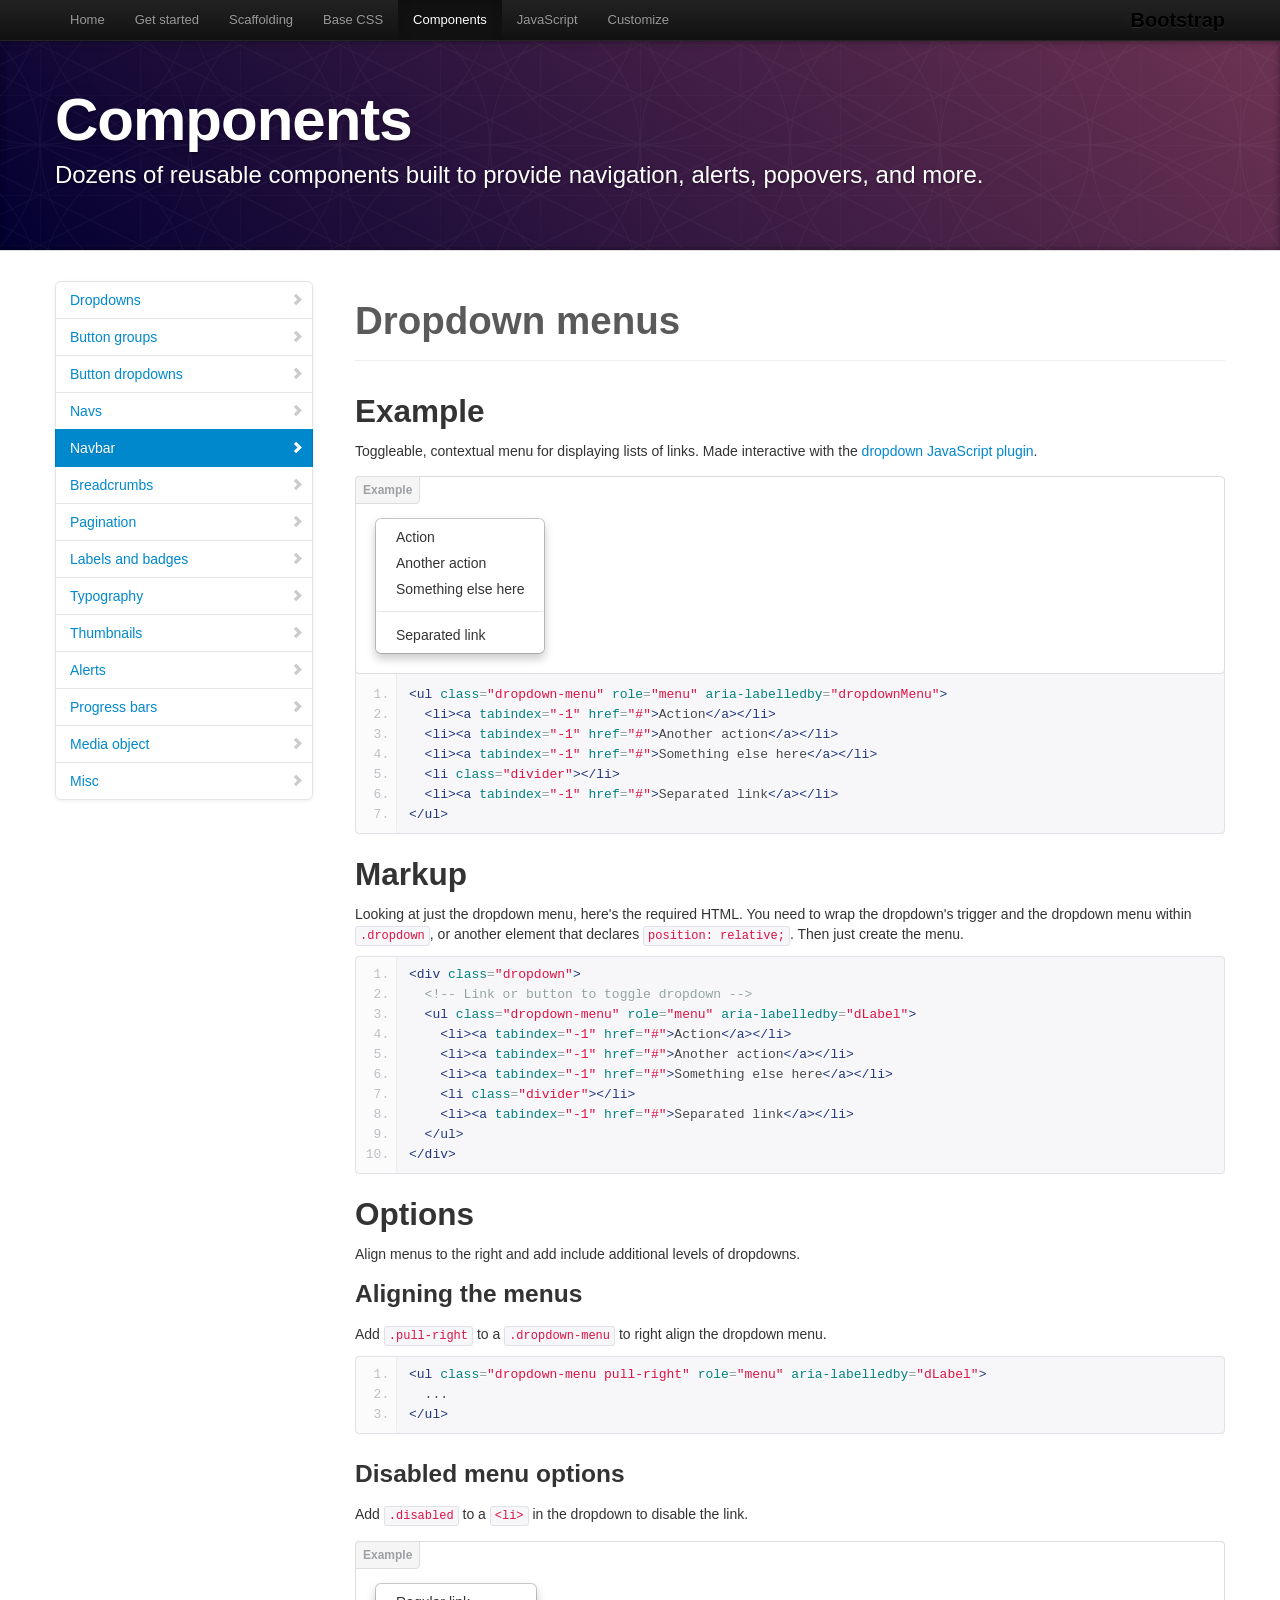
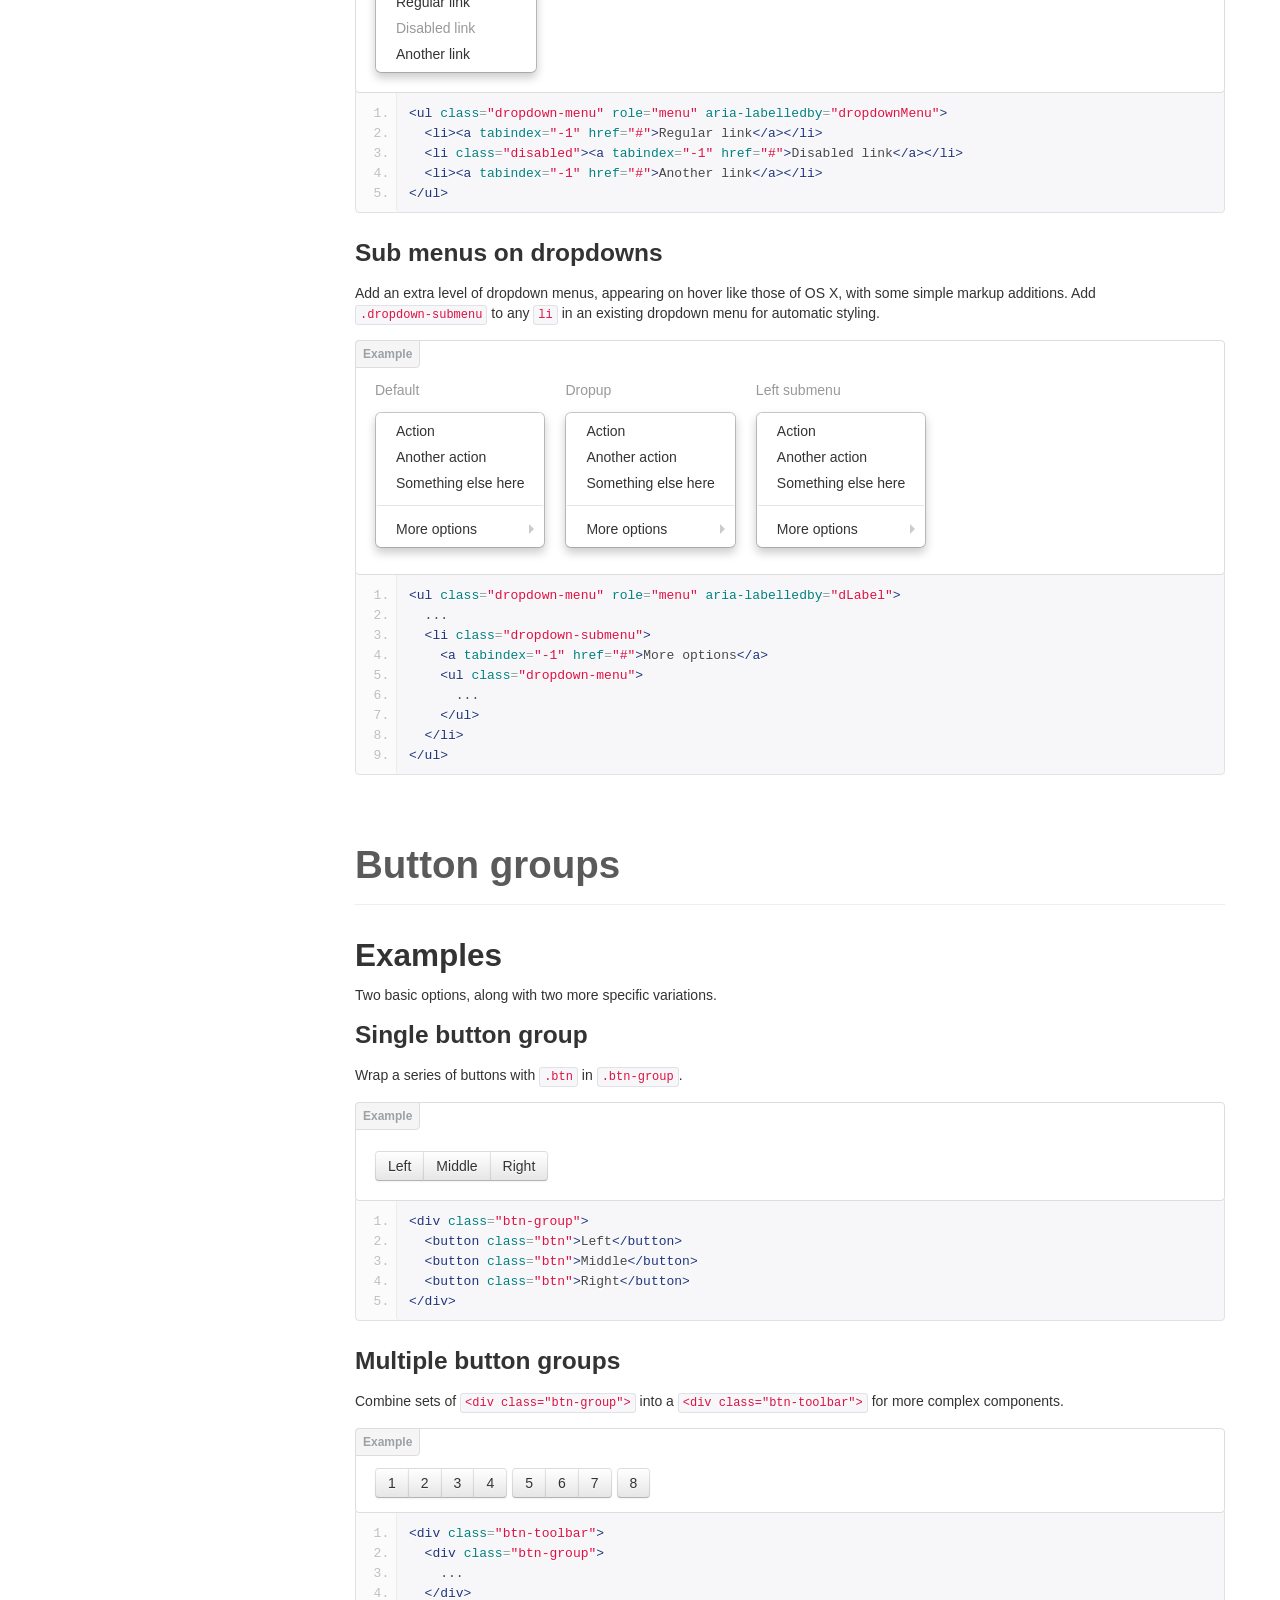
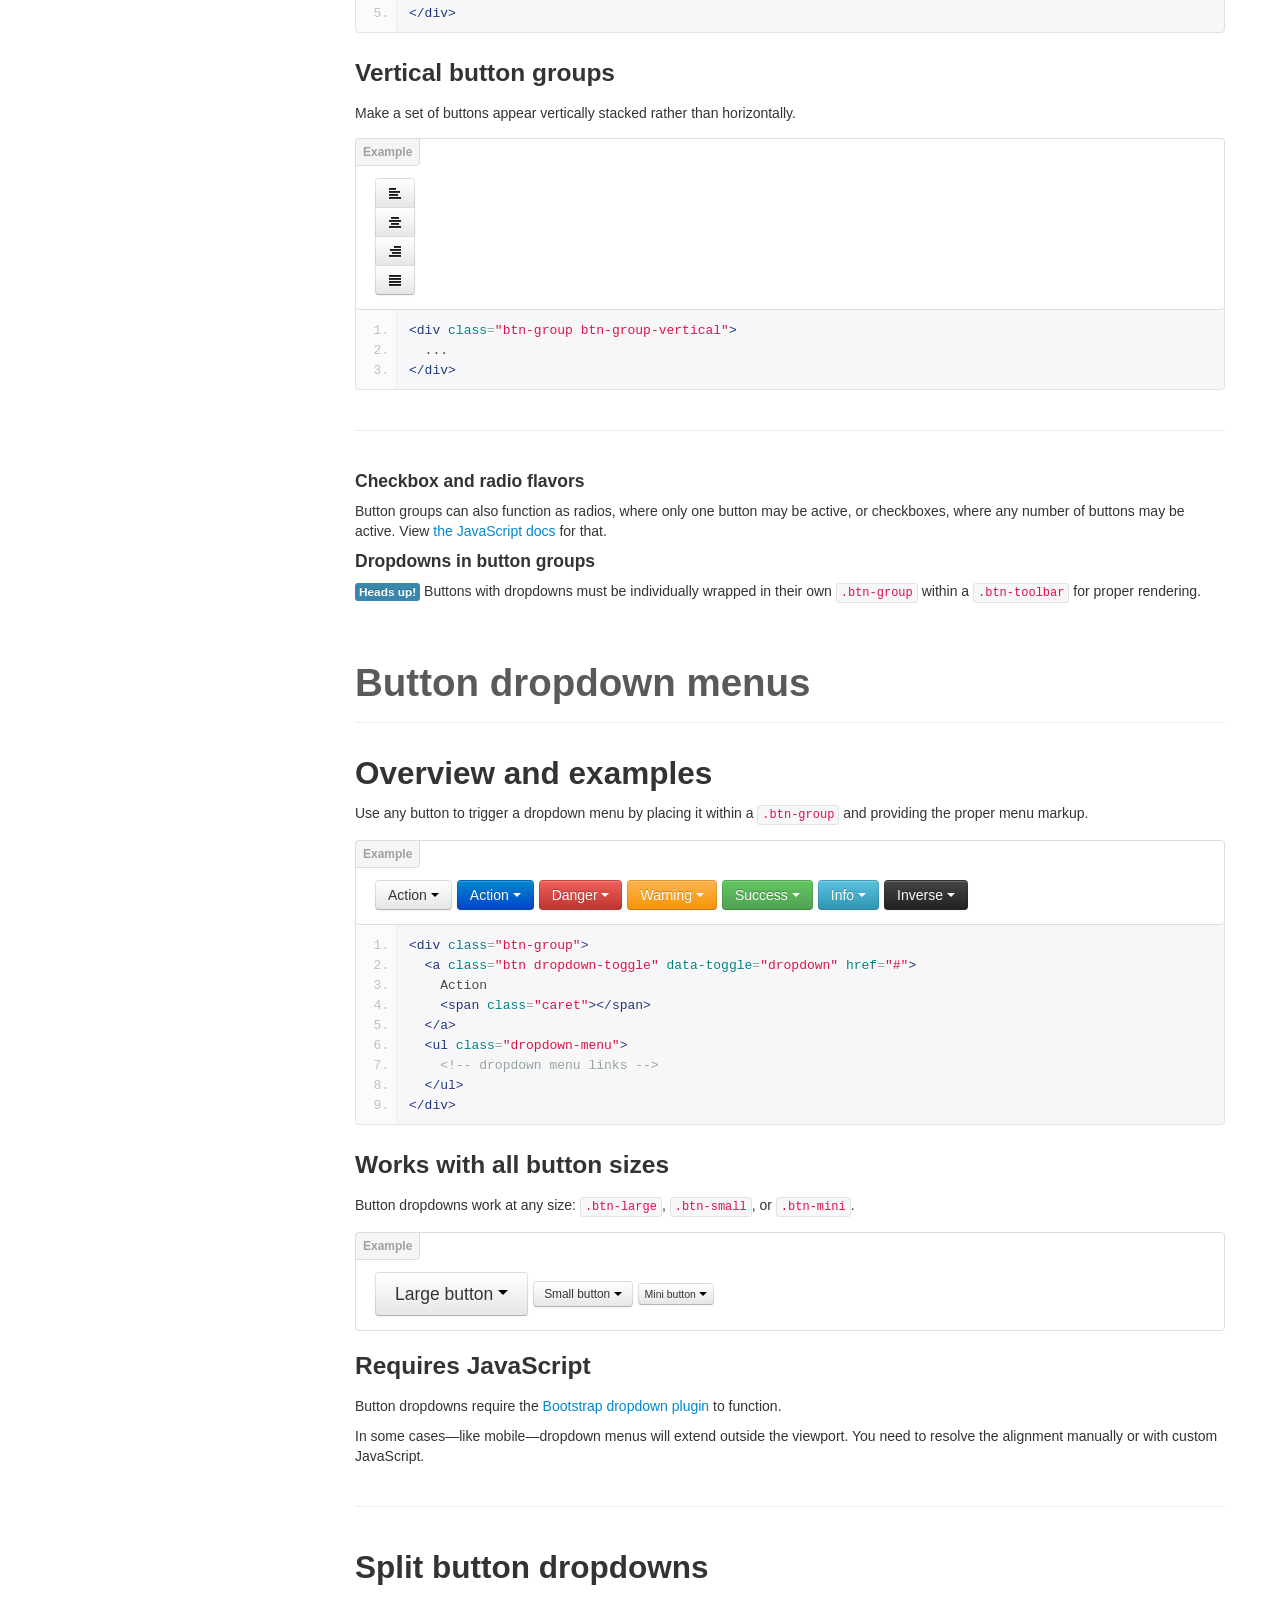
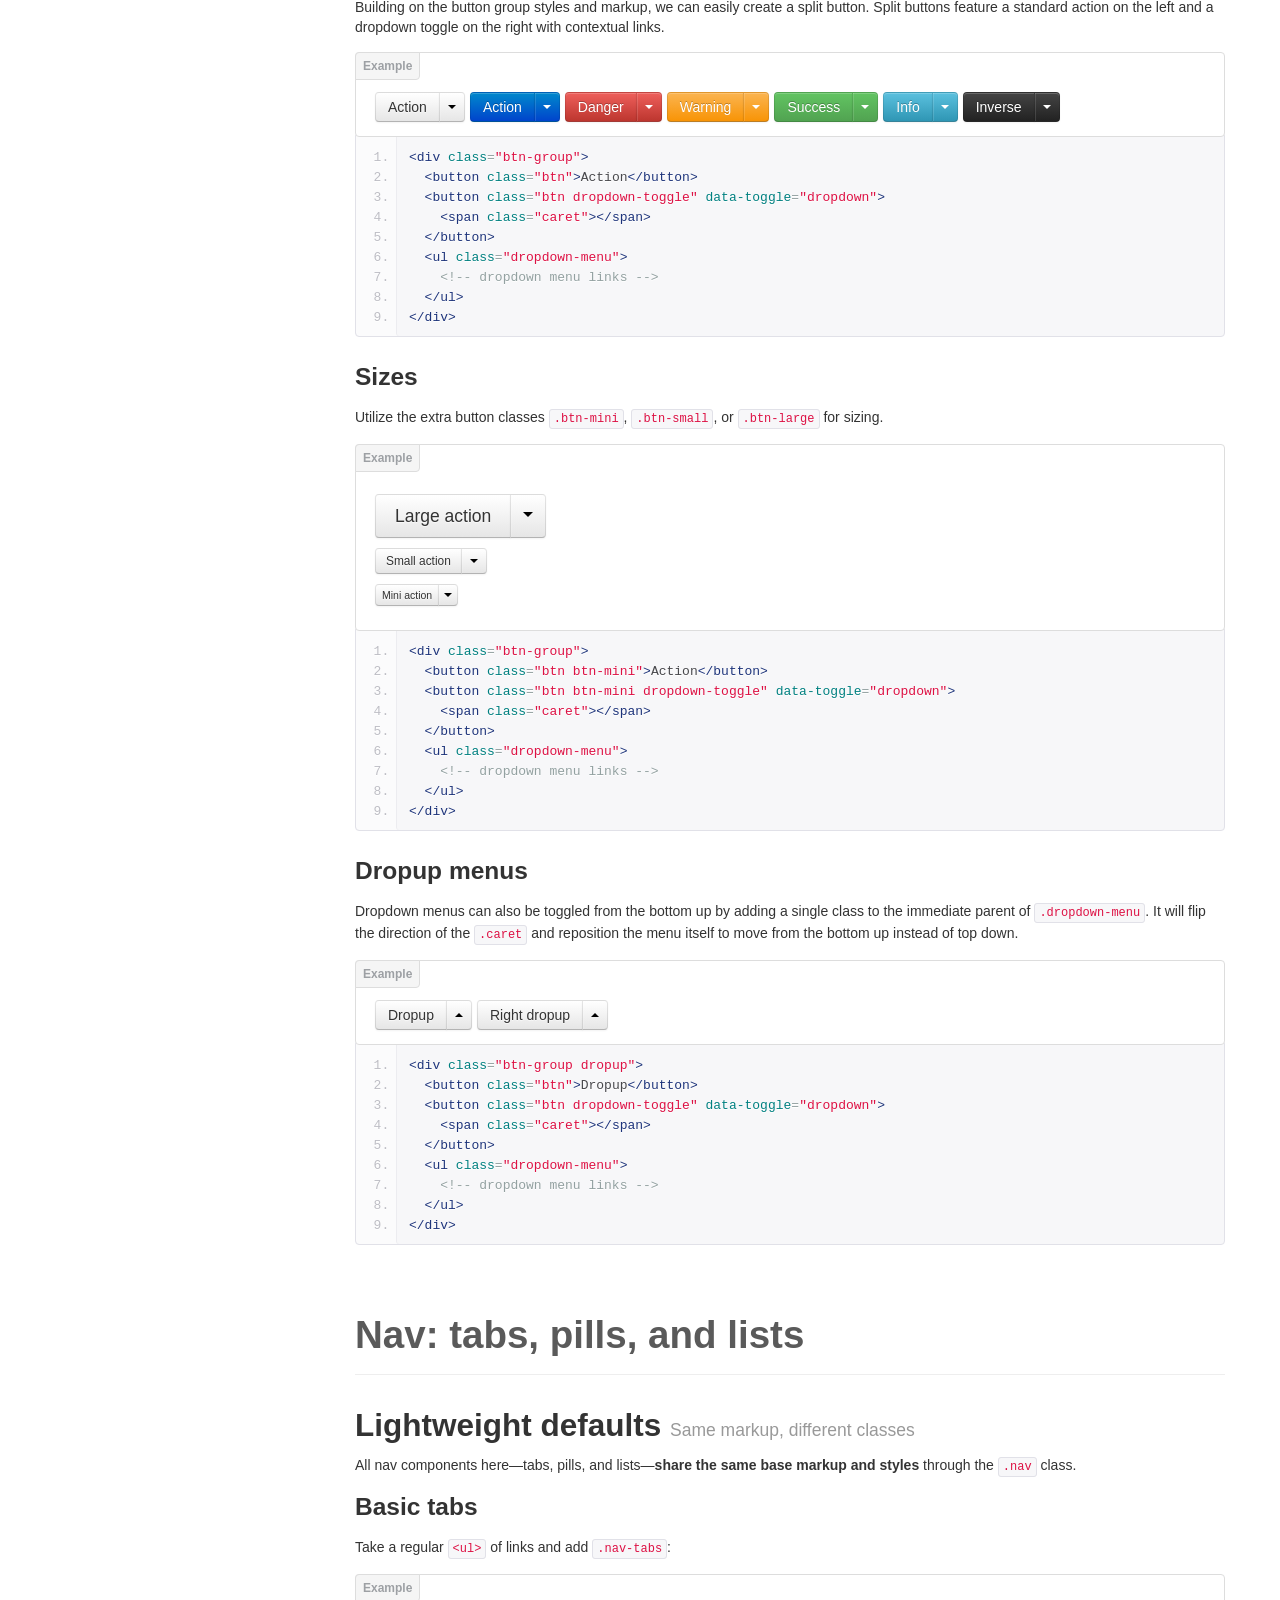
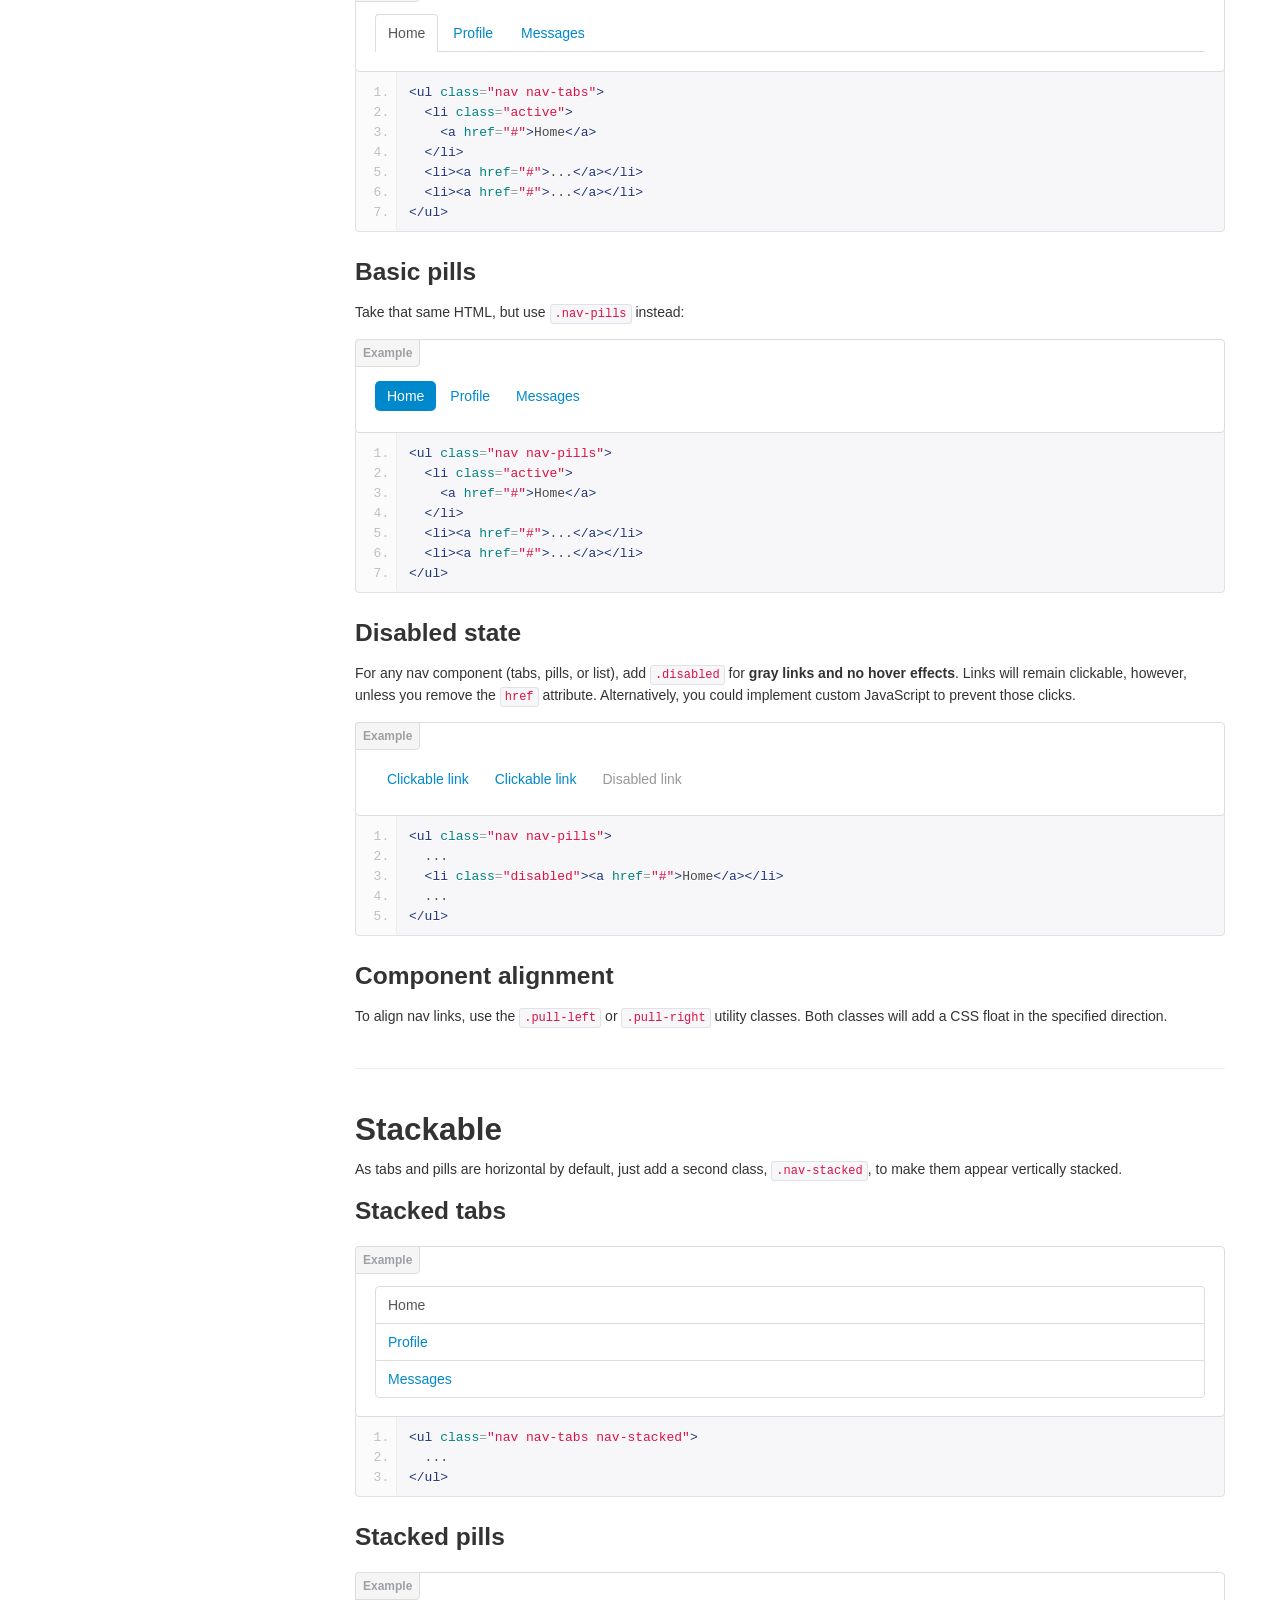
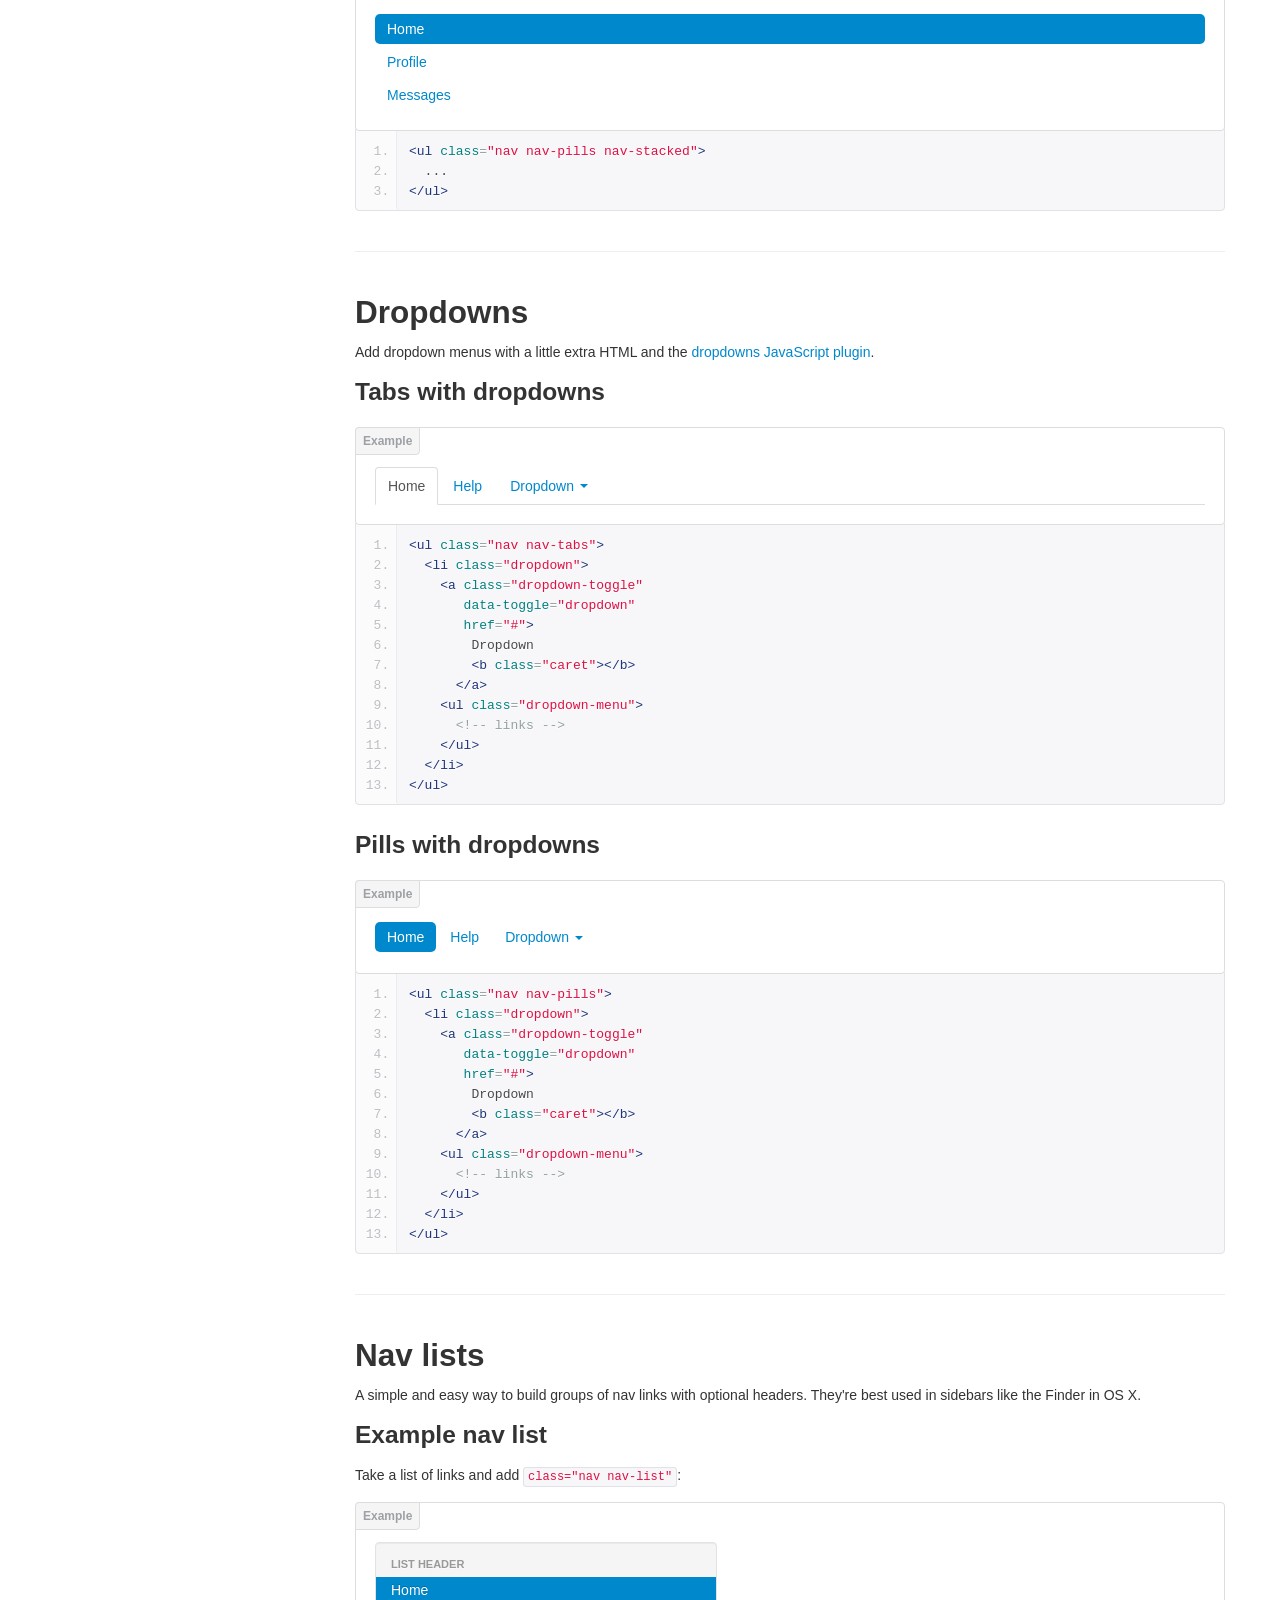
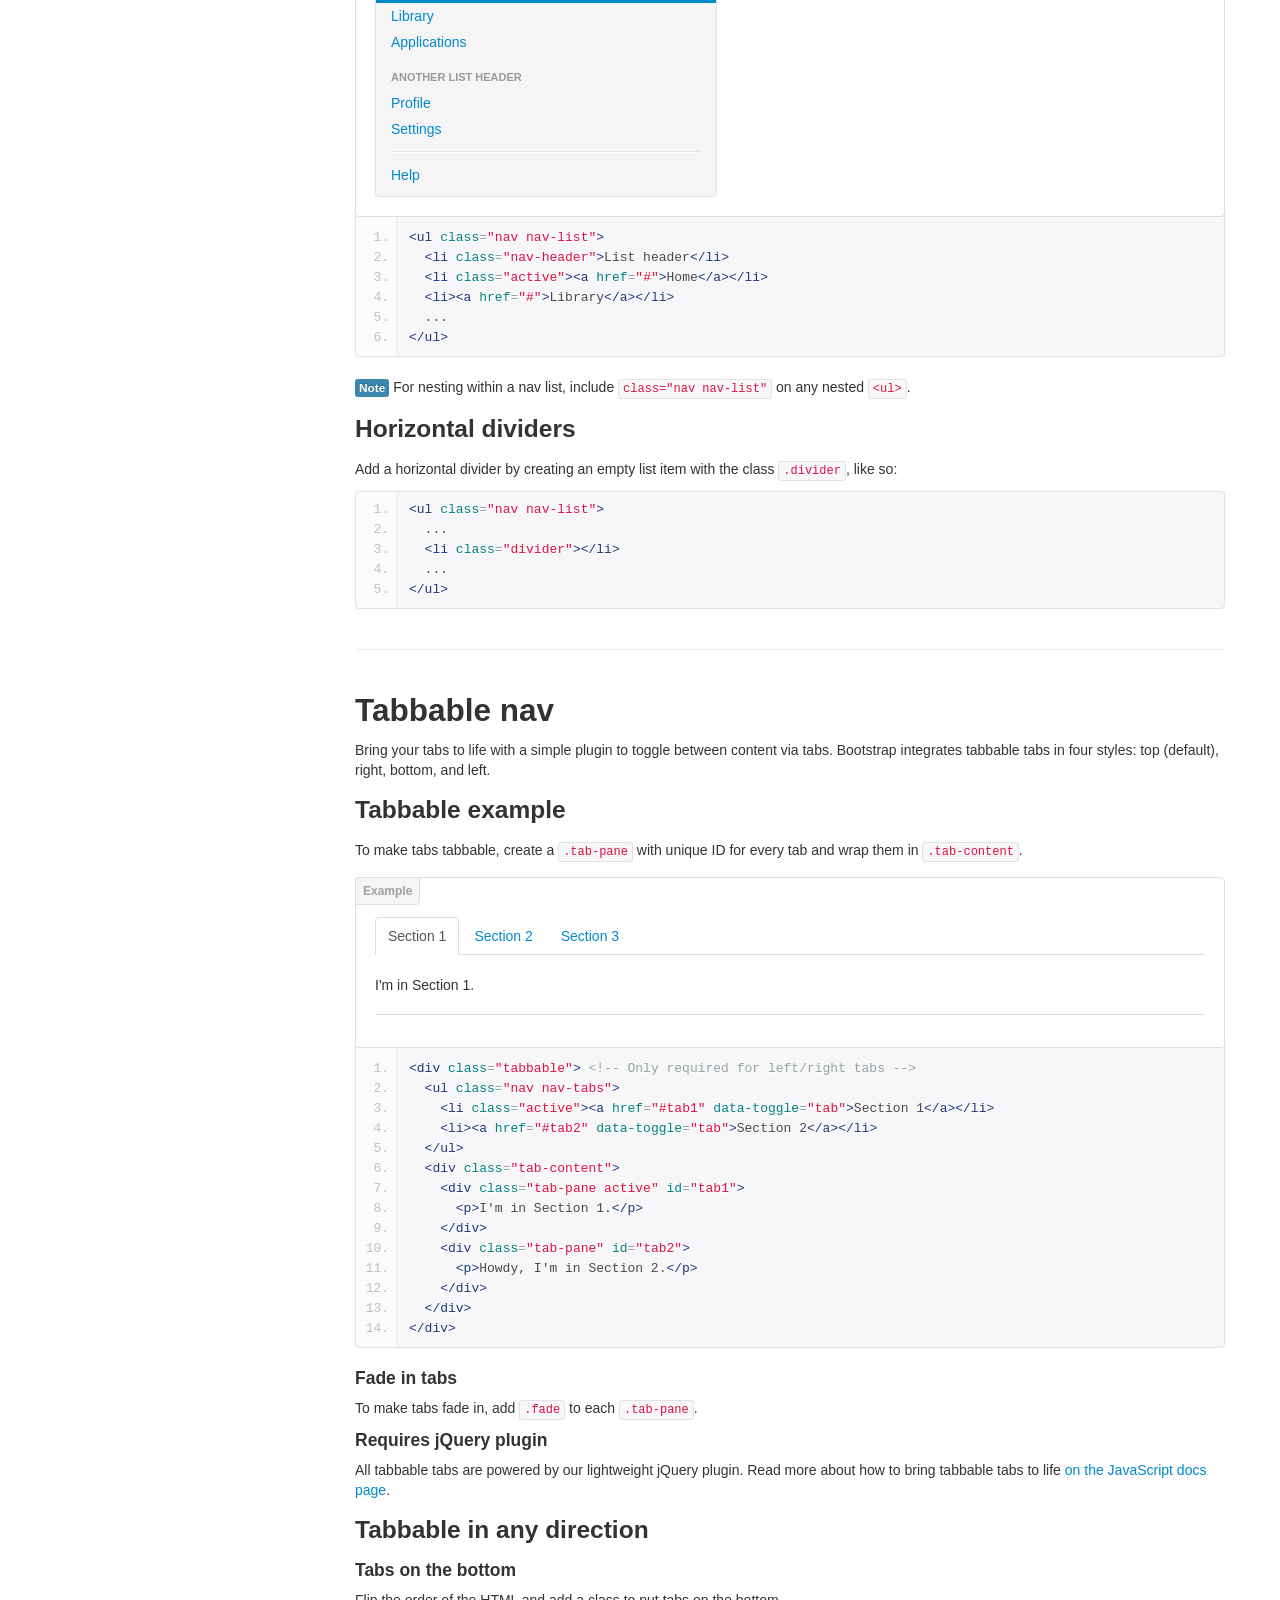
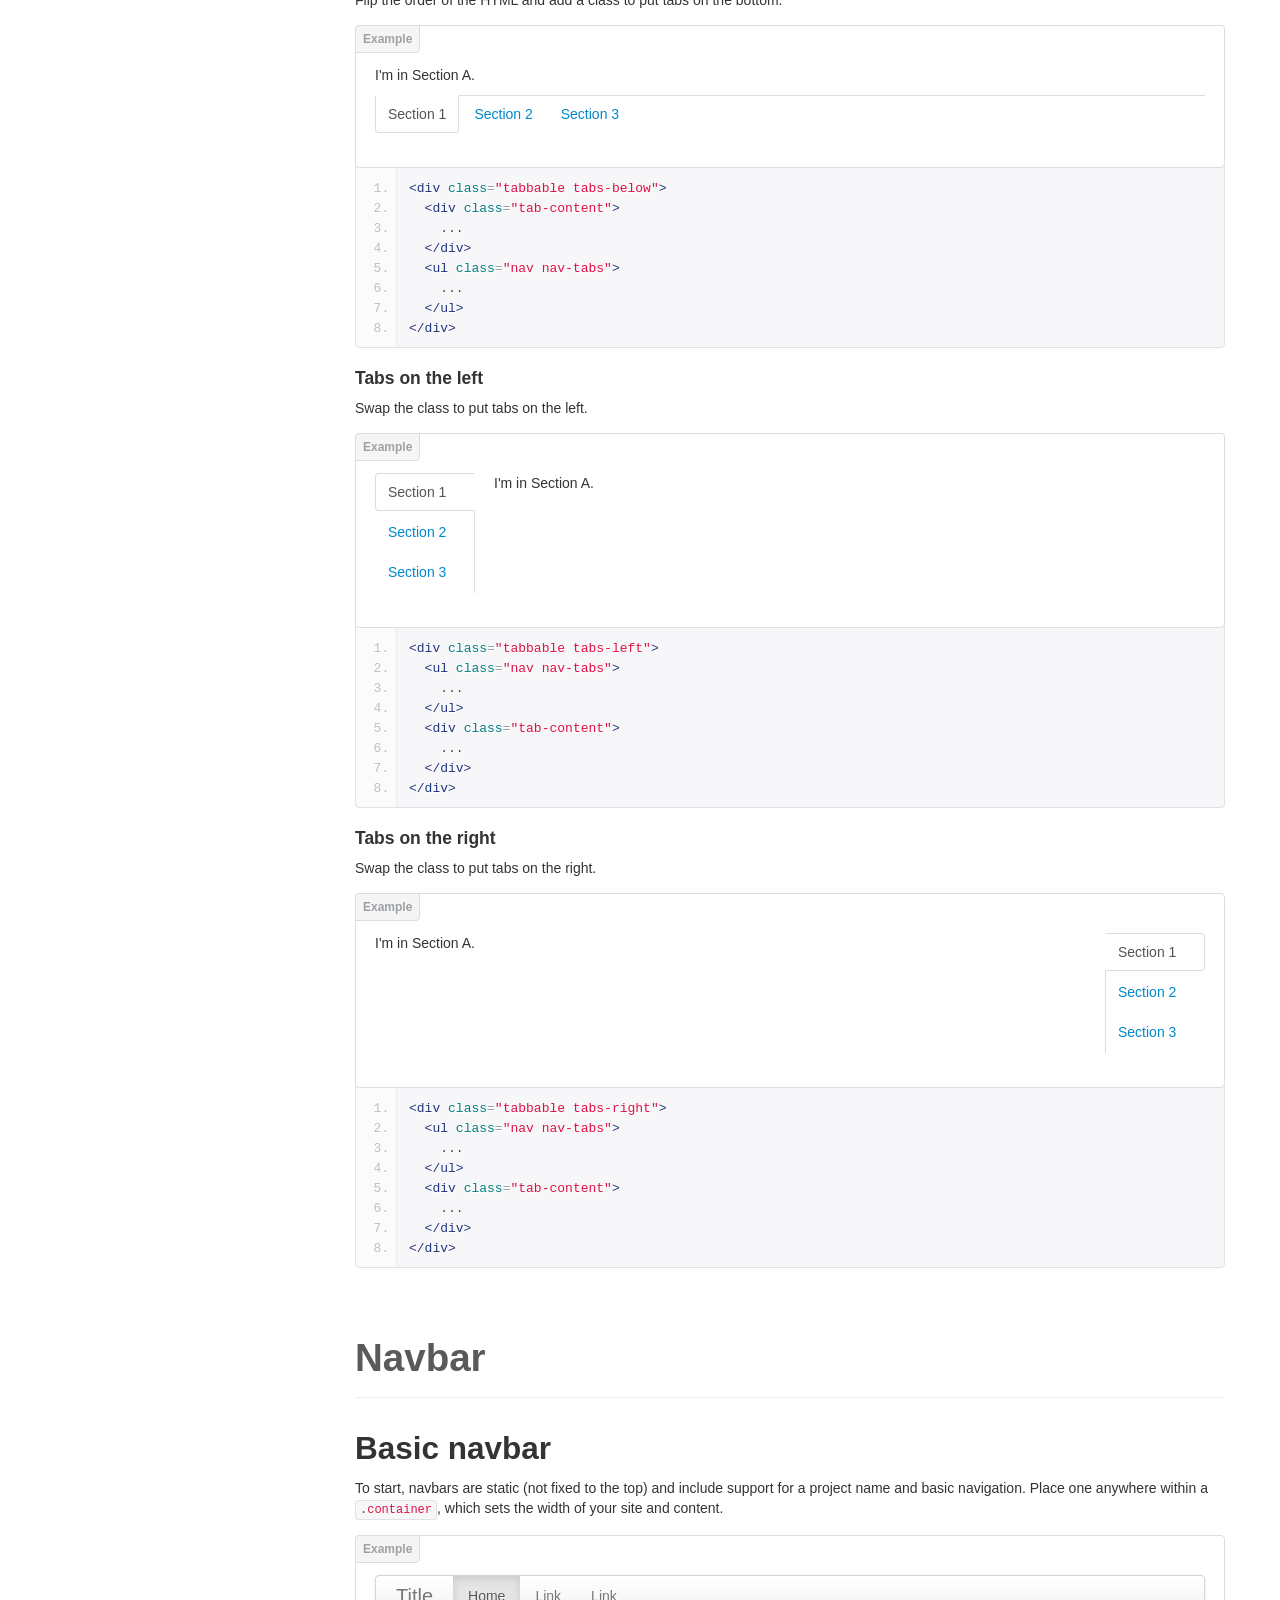
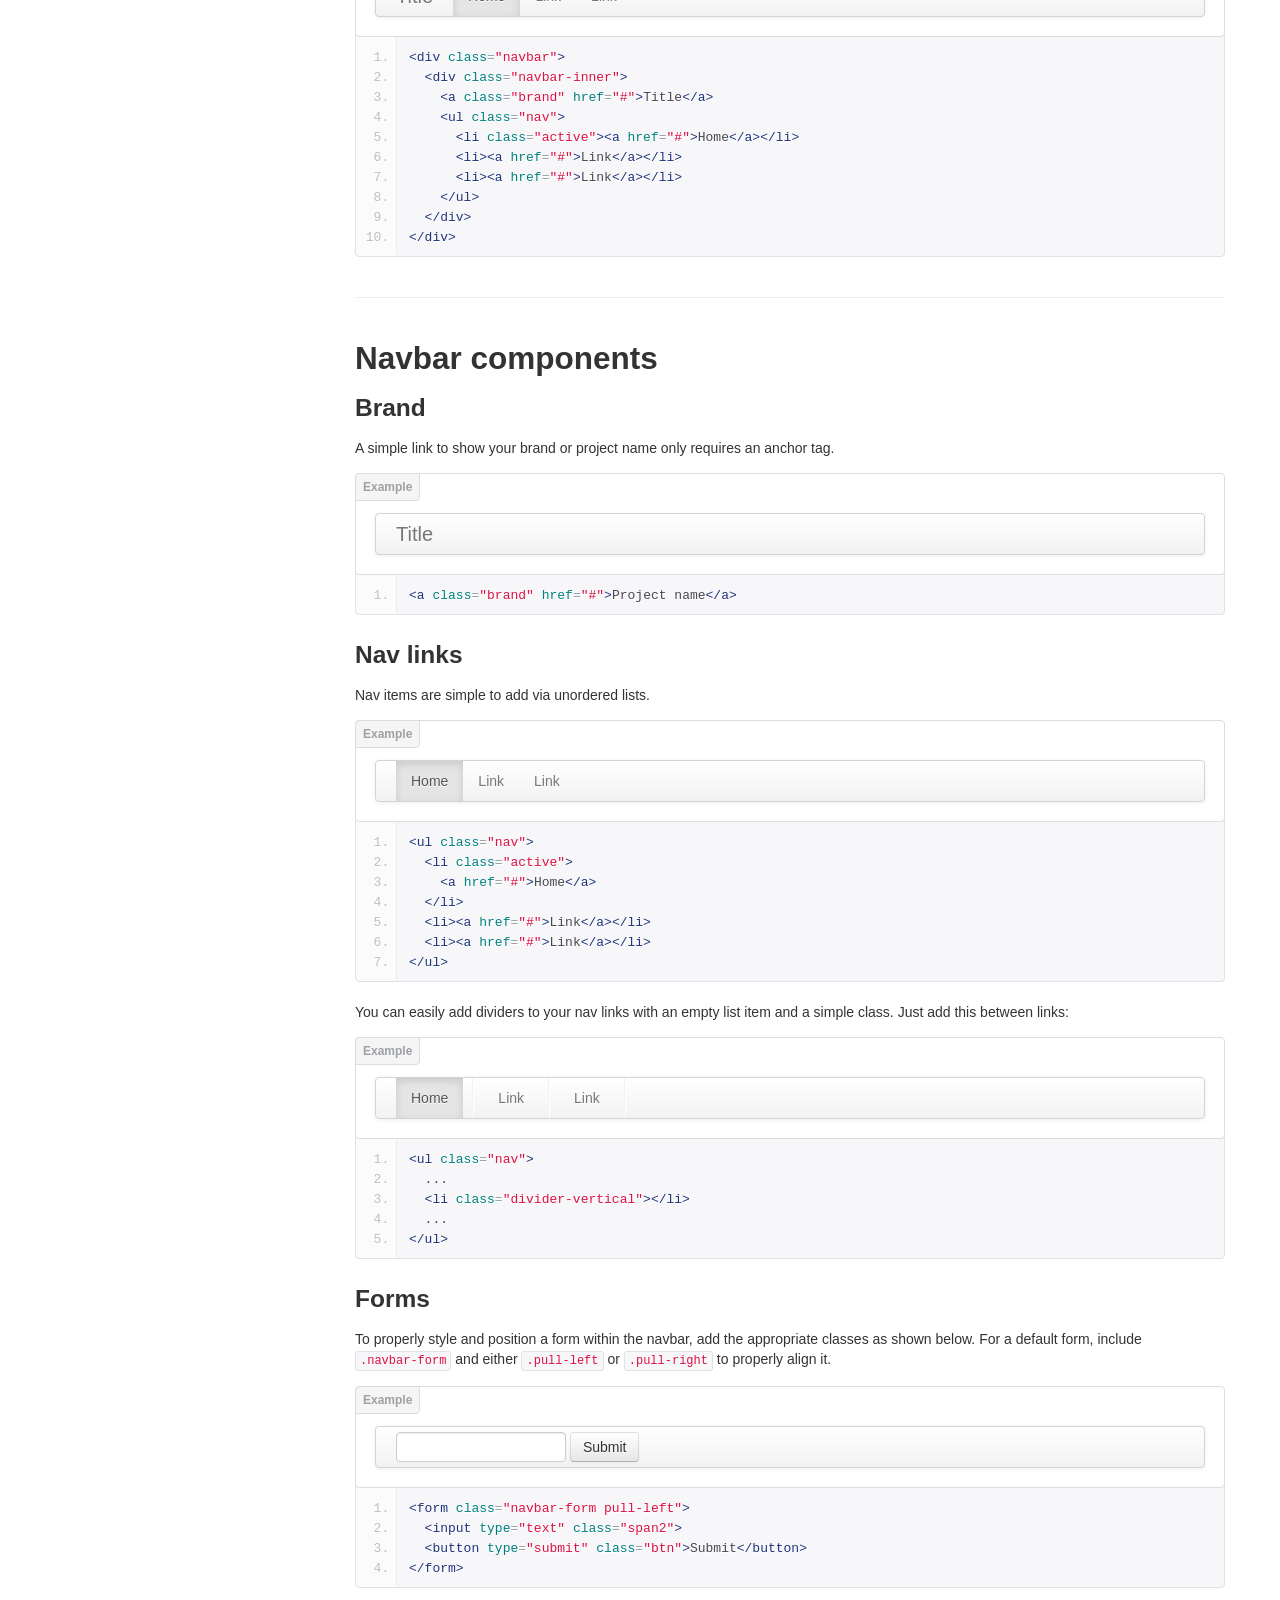
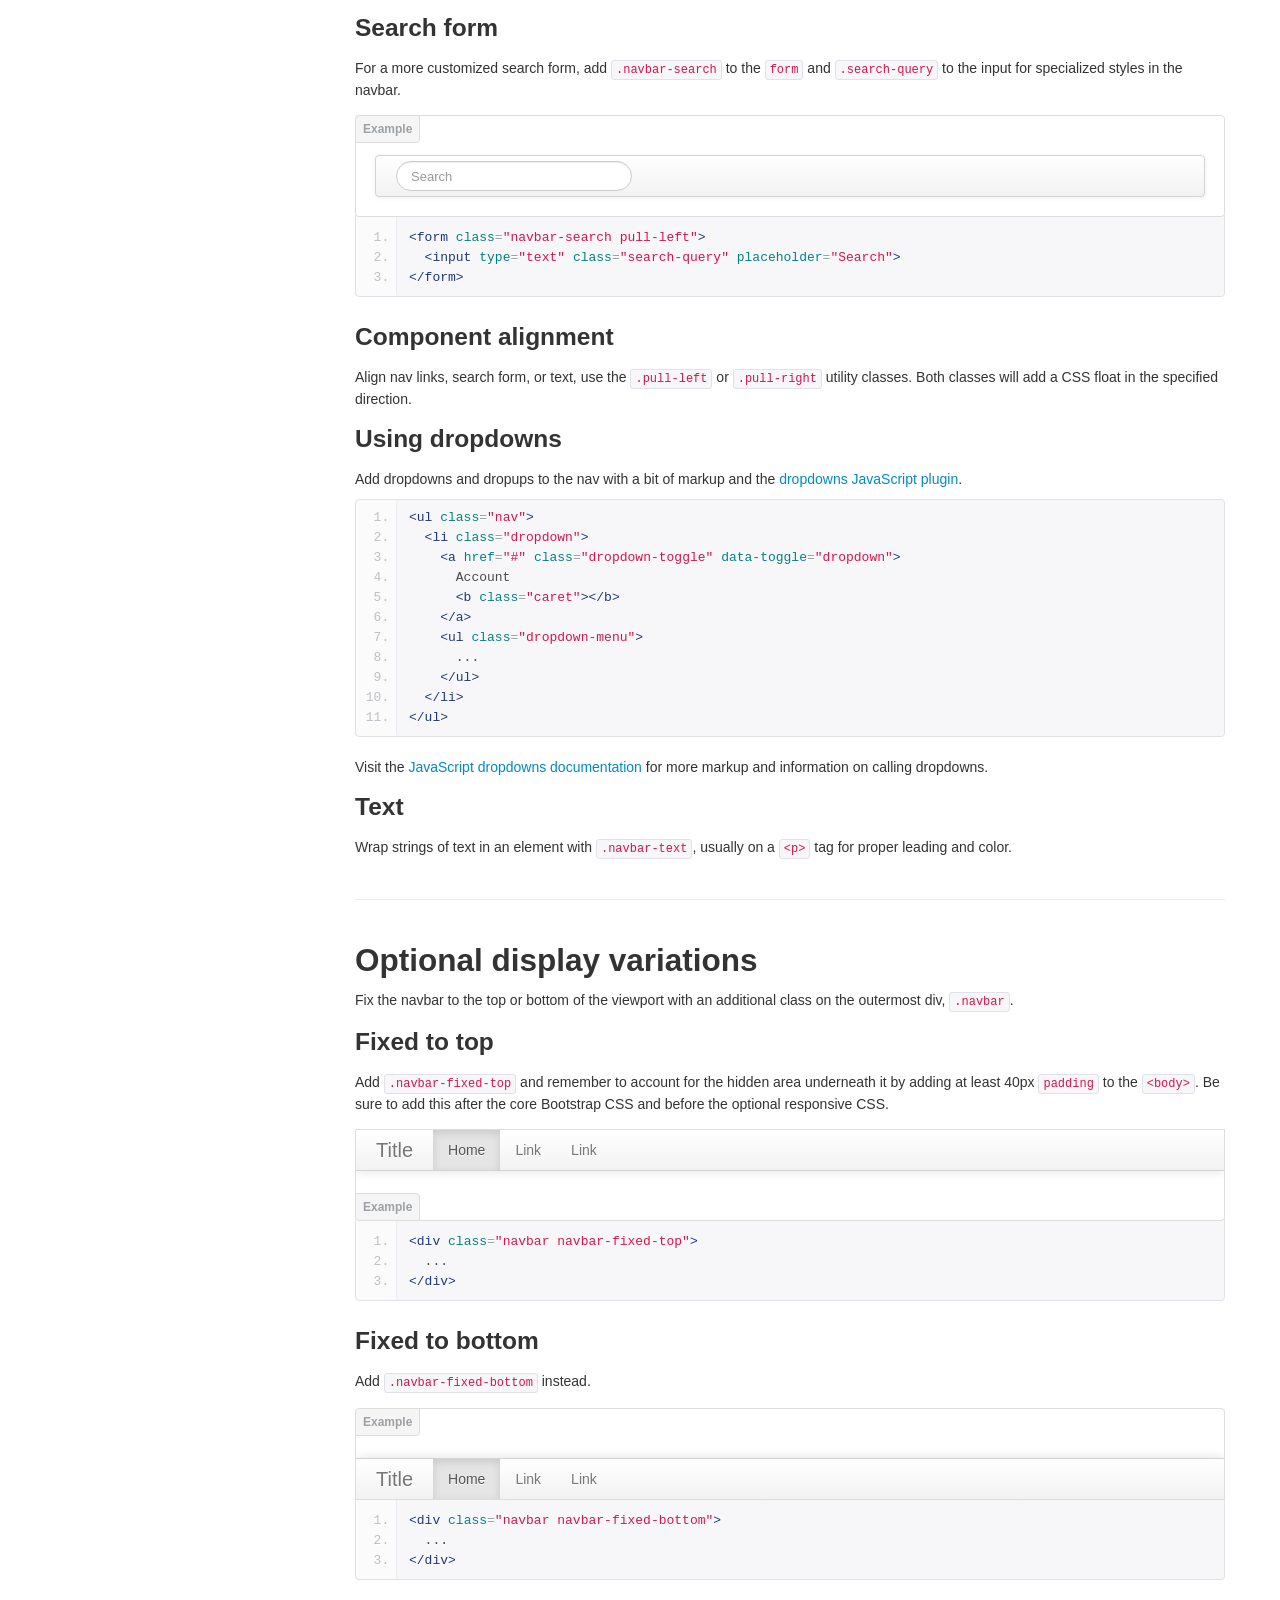
<file: bootstrap/docs/components.html>
<!DOCTYPE html>
<html lang="en">
  <head>
    <meta charset="utf-8">
    <title>Components · Bootstrap</title>
    <meta name="viewport" content="width=device-width, initial-scale=1.0">
    <meta name="description" content="">
    <meta name="author" content="">

    <!-- Le styles -->
    <link href="assets/css/bootstrap.css" rel="stylesheet">
    <link href="assets/css/bootstrap-responsive.css" rel="stylesheet">
    <link href="assets/css/docs.css" rel="stylesheet">
    <link href="assets/js/google-code-prettify/prettify.css" rel="stylesheet">

    <!-- Le HTML5 shim, for IE6-8 support of HTML5 elements -->
    <!--[if lt IE 9]>
      <script src="assets/js/html5shiv.js"></script>
    <![endif]-->

    <!-- Le fav and touch icons -->
    <link rel="apple-touch-icon-precomposed" sizes="144x144" href="assets/ico/apple-touch-icon-144-precomposed.png">
    <link rel="apple-touch-icon-precomposed" sizes="114x114" href="assets/ico/apple-touch-icon-114-precomposed.png">
      <link rel="apple-touch-icon-precomposed" sizes="72x72" href="assets/ico/apple-touch-icon-72-precomposed.png">
                    <link rel="apple-touch-icon-precomposed" href="assets/ico/apple-touch-icon-57-precomposed.png">
                                   <link rel="shortcut icon" href="assets/ico/favicon.png">

    <script type="text/javascript">
      var _gaq = _gaq || [];
      _gaq.push(['_setAccount', 'UA-146052-10']);
      _gaq.push(['_trackPageview']);
      (function() {
        var ga = document.createElement('script'); ga.type = 'text/javascript'; ga.async = true;
        ga.src = ('https:' == document.location.protocol ? 'https://ssl' : 'http://www') + '.google-analytics.com/ga.js';
        var s = document.getElementsByTagName('script')[0]; s.parentNode.insertBefore(ga, s);
      })();
    </script>
  </head>

  <body data-spy="scroll" data-target=".bs-docs-sidebar">

    <!-- Navbar
    ================================================== -->
    <div class="navbar navbar-inverse navbar-fixed-top">
      <div class="navbar-inner">
        <div class="container">
          <button type="button" class="btn btn-navbar" data-toggle="collapse" data-target=".nav-collapse">
            <span class="icon-bar"></span>
            <span class="icon-bar"></span>
            <span class="icon-bar"></span>
          </button>
          <a class="brand" href="./index.html">Bootstrap</a>
          <div class="nav-collapse collapse">
            <ul class="nav">
              <li class="">
                <a href="./index.html">Home</a>
              </li>
              <li class="">
                <a href="./getting-started.html">Get started</a>
              </li>
              <li class="">
                <a href="./scaffolding.html">Scaffolding</a>
              </li>
              <li class="">
                <a href="./base-css.html">Base CSS</a>
              </li>
              <li class="active">
                <a href="./components.html">Components</a>
              </li>
              <li class="">
                <a href="./javascript.html">JavaScript</a>
              </li>
              <li class="">
                <a href="./customize.html">Customize</a>
              </li>
            </ul>
          </div>
        </div>
      </div>
    </div>

<!-- Subhead
================================================== -->
<header class="jumbotron subhead" id="overview">
  <div class="container">
    <h1>Components</h1>
    <p class="lead">Dozens of reusable components built to provide navigation, alerts, popovers, and more.</p>
  </div>
</header>


  <div class="container">

    <!-- Docs nav
    ================================================== -->
    <div class="row">
      <div class="span3 bs-docs-sidebar">
        <ul class="nav nav-list bs-docs-sidenav">
          <li><a href="#dropdowns"><i class="icon-chevron-right"></i> Dropdowns</a></li>
          <li><a href="#buttonGroups"><i class="icon-chevron-right"></i> Button groups</a></li>
          <li><a href="#buttonDropdowns"><i class="icon-chevron-right"></i> Button dropdowns</a></li>
          <li><a href="#navs"><i class="icon-chevron-right"></i> Navs</a></li>
          <li><a href="#navbar"><i class="icon-chevron-right"></i> Navbar</a></li>
          <li><a href="#breadcrumbs"><i class="icon-chevron-right"></i> Breadcrumbs</a></li>
          <li><a href="#pagination"><i class="icon-chevron-right"></i> Pagination</a></li>
          <li><a href="#labels-badges"><i class="icon-chevron-right"></i> Labels and badges</a></li>
          <li><a href="#typography"><i class="icon-chevron-right"></i> Typography</a></li>
          <li><a href="#thumbnails"><i class="icon-chevron-right"></i> Thumbnails</a></li>
          <li><a href="#alerts"><i class="icon-chevron-right"></i> Alerts</a></li>
          <li><a href="#progress"><i class="icon-chevron-right"></i> Progress bars</a></li>
          <li><a href="#media"><i class="icon-chevron-right"></i> Media object</a></li>
          <li><a href="#misc"><i class="icon-chevron-right"></i> Misc</a></li>
        </ul>
      </div>
      <div class="span9">



        <!-- Dropdowns
        ================================================== -->
        <section id="dropdowns">
          <div class="page-header">
            <h1>Dropdown menus</h1>
          </div>

          <h2>Example</h2>
          <p>Toggleable, contextual menu for displaying lists of links. Made interactive with the <a href="./javascript.html#dropdowns">dropdown JavaScript plugin</a>.</p>
          <div class="bs-docs-example">
            <div class="dropdown clearfix">
              <ul class="dropdown-menu" role="menu" aria-labelledby="dropdownMenu" style="display: block; position: static; margin-bottom: 5px; *width: 180px;">
                <li><a tabindex="-1" href="#">Action</a></li>
                <li><a tabindex="-1" href="#">Another action</a></li>
                <li><a tabindex="-1" href="#">Something else here</a></li>
                <li class="divider"></li>
                <li><a tabindex="-1" href="#">Separated link</a></li>
              </ul>
            </div>
          </div>
<pre class="prettyprint linenums">
&lt;ul class="dropdown-menu" role="menu" aria-labelledby="dropdownMenu"&gt;
  &lt;li&gt;&lt;a tabindex="-1" href="#"&gt;Action&lt;/a&gt;&lt;/li&gt;
  &lt;li&gt;&lt;a tabindex="-1" href="#"&gt;Another action&lt;/a&gt;&lt;/li&gt;
  &lt;li&gt;&lt;a tabindex="-1" href="#"&gt;Something else here&lt;/a&gt;&lt;/li&gt;
  &lt;li class="divider"&gt;&lt;/li&gt;
  &lt;li&gt;&lt;a tabindex="-1" href="#"&gt;Separated link&lt;/a&gt;&lt;/li&gt;
&lt;/ul&gt;
</pre>

          <h2>Markup</h2>
          <p>Looking at just the dropdown menu, here's the required HTML. You need to wrap the dropdown's trigger and the dropdown menu within <code>.dropdown</code>, or another element that declares <code>position: relative;</code>. Then just create the menu.</p>

<pre class="prettyprint linenums">
&lt;div class="dropdown"&gt;
  &lt;!-- Link or button to toggle dropdown --&gt;
  &lt;ul class="dropdown-menu" role="menu" aria-labelledby="dLabel"&gt;
    &lt;li&gt;&lt;a tabindex="-1" href="#"&gt;Action&lt;/a&gt;&lt;/li&gt;
    &lt;li&gt;&lt;a tabindex="-1" href="#"&gt;Another action&lt;/a&gt;&lt;/li&gt;
    &lt;li&gt;&lt;a tabindex="-1" href="#"&gt;Something else here&lt;/a&gt;&lt;/li&gt;
    &lt;li class="divider"&gt;&lt;/li&gt;
    &lt;li&gt;&lt;a tabindex="-1" href="#"&gt;Separated link&lt;/a&gt;&lt;/li&gt;
  &lt;/ul&gt;
&lt;/div&gt;
</pre>

          <h2>Options</h2>
          <p>Align menus to the right and add include additional levels of dropdowns.</p>

          <h3>Aligning the menus</h3>
          <p>Add <code>.pull-right</code> to a <code>.dropdown-menu</code> to right align the dropdown menu.</p>
<pre class="prettyprint linenums">
&lt;ul class="dropdown-menu pull-right" role="menu" aria-labelledby="dLabel"&gt;
  ...
&lt;/ul&gt;
</pre>

          <h3>Disabled menu options</h3>
          <p>Add <code>.disabled</code> to a <code>&lt;li&gt;</code> in the dropdown to disable the link.</p>
          <div class="bs-docs-example">
            <div class="dropdown clearfix">
              <ul class="dropdown-menu" role="menu" aria-labelledby="dropdownMenu" style="display: block; position: static; margin-bottom: 5px; *width: 180px;">
                <li><a tabindex="-1" href="#">Regular link</a></li>
                <li class="disabled"><a tabindex="-1" href="#">Disabled link</a></li>
                <li><a tabindex="-1" href="#">Another link</a></li>
              </ul>
            </div>
          </div>
<pre class="prettyprint linenums">
&lt;ul class="dropdown-menu" role="menu" aria-labelledby="dropdownMenu"&gt;
  &lt;li&gt;&lt;a tabindex="-1" href="#"&gt;Regular link&lt;/a&gt;&lt;/li&gt;
  &lt;li class="disabled"&gt;&lt;a tabindex="-1" href="#"&gt;Disabled link&lt;/a&gt;&lt;/li&gt;
  &lt;li&gt;&lt;a tabindex="-1" href="#"&gt;Another link&lt;/a&gt;&lt;/li&gt;
&lt;/ul&gt;
</pre>

          <h3>Sub menus on dropdowns</h3>
          <p>Add an extra level of dropdown menus, appearing on hover like those of OS X, with some simple markup additions. Add <code>.dropdown-submenu</code> to any <code>li</code> in an existing dropdown menu for automatic styling.</p>
          <div class="bs-docs-example bs-docs-example-submenus">

            <div class="pull-left">
              <p class="muted">Default</p>
              <div class="dropdown clearfix">
                <ul class="dropdown-menu" role="menu" aria-labelledby="dropdownMenu">
                  <li><a tabindex="-1" href="#">Action</a></li>
                  <li><a tabindex="-1" href="#">Another action</a></li>
                  <li><a tabindex="-1" href="#">Something else here</a></li>
                  <li class="divider"></li>
                  <li class="dropdown-submenu">
                    <a tabindex="-1" href="#">More options</a>
                    <ul class="dropdown-menu">
                      <li><a tabindex="-1" href="#">Second level link</a></li>
                      <li><a tabindex="-1" href="#">Second level link</a></li>
                      <li><a tabindex="-1" href="#">Second level link</a></li>
                      <li><a tabindex="-1" href="#">Second level link</a></li>
                      <li><a tabindex="-1" href="#">Second level link</a></li>
                    </ul>
                  </li>
                </ul>
              </div>
            </div>

            <div class="pull-left">
              <p class="muted">Dropup</p>
              <div class="dropup">
                <ul class="dropdown-menu" role="menu" aria-labelledby="dropdownMenu">
                  <li><a tabindex="-1" href="#">Action</a></li>
                  <li><a tabindex="-1" href="#">Another action</a></li>
                  <li><a tabindex="-1" href="#">Something else here</a></li>
                  <li class="divider"></li>
                  <li class="dropdown-submenu">
                    <a tabindex="-1" href="#">More options</a>
                    <ul class="dropdown-menu">
                      <li><a tabindex="-1" href="#">Second level link</a></li>
                      <li><a tabindex="-1" href="#">Second level link</a></li>
                      <li><a tabindex="-1" href="#">Second level link</a></li>
                      <li><a tabindex="-1" href="#">Second level link</a></li>
                      <li><a tabindex="-1" href="#">Second level link</a></li>
                    </ul>
                  </li>
                </ul>
              </div>
            </div>

            <div class="pull-left">
              <p class="muted">Left submenu</p>
              <div class="dropdown">
                <ul class="dropdown-menu" role="menu" aria-labelledby="dropdownMenu">
                  <li><a tabindex="-1" href="#">Action</a></li>
                  <li><a tabindex="-1" href="#">Another action</a></li>
                  <li><a tabindex="-1" href="#">Something else here</a></li>
                  <li class="divider"></li>
                  <li class="dropdown-submenu pull-left">
                    <a tabindex="-1" href="#">More options</a>
                    <ul class="dropdown-menu">
                      <li><a tabindex="-1" href="#">Second level link</a></li>
                      <li><a tabindex="-1" href="#">Second level link</a></li>
                      <li><a tabindex="-1" href="#">Second level link</a></li>
                      <li><a tabindex="-1" href="#">Second level link</a></li>
                      <li><a tabindex="-1" href="#">Second level link</a></li>
                    </ul>
                  </li>
                </ul>
              </div>
            </div>

          </div>
<pre class="prettyprint linenums">
&lt;ul class="dropdown-menu" role="menu" aria-labelledby="dLabel"&gt;
  ...
  &lt;li class="dropdown-submenu"&gt;
    &lt;a tabindex="-1" href="#"&gt;More options&lt;/a&gt;
    &lt;ul class="dropdown-menu"&gt;
      ...
    &lt;/ul&gt;
  &lt;/li&gt;
&lt;/ul&gt;
</pre>

        </section>




        <!-- Button Groups
        ================================================== -->
        <section id="buttonGroups">
          <div class="page-header">
            <h1>Button groups</h1>
          </div>

          <h2>Examples</h2>
          <p>Two basic options, along with two more specific variations.</p>

          <h3>Single button group</h3>
          <p>Wrap a series of buttons with <code>.btn</code> in <code>.btn-group</code>.</p>
          <div class="bs-docs-example">
            <div class="btn-group" style="margin: 9px 0 5px;">
              <button class="btn">Left</button>
              <button class="btn">Middle</button>
              <button class="btn">Right</button>
            </div>
          </div>
<pre class="prettyprint linenums">
&lt;div class="btn-group"&gt;
  &lt;button class="btn"&gt;Left&lt;/button&gt;
  &lt;button class="btn"&gt;Middle&lt;/button&gt;
  &lt;button class="btn"&gt;Right&lt;/button&gt;
&lt;/div&gt;
</pre>

          <h3>Multiple button groups</h3>
          <p>Combine sets of <code>&lt;div class="btn-group"&gt;</code> into a <code>&lt;div class="btn-toolbar"&gt;</code> for more complex components.</p>
          <div class="bs-docs-example">
            <div class="btn-toolbar" style="margin: 0;">
              <div class="btn-group">
                <button class="btn">1</button>
                <button class="btn">2</button>
                <button class="btn">3</button>
                <button class="btn">4</button>
              </div>
              <div class="btn-group">
                <button class="btn">5</button>
                <button class="btn">6</button>
                <button class="btn">7</button>
              </div>
              <div class="btn-group">
                <button class="btn">8</button>
              </div>
            </div>
          </div>
<pre class="prettyprint linenums">
&lt;div class="btn-toolbar"&gt;
  &lt;div class="btn-group"&gt;
    ...
  &lt;/div&gt;
&lt;/div&gt;
</pre>

          <h3>Vertical button groups</h3>
          <p>Make a set of buttons appear vertically stacked rather than horizontally.</p>
          <div class="bs-docs-example">
            <div class="btn-group btn-group-vertical">
              <button type="button" class="btn"><i class="icon-align-left"></i></button>
              <button type="button" class="btn"><i class="icon-align-center"></i></button>
              <button type="button" class="btn"><i class="icon-align-right"></i></button>
              <button type="button" class="btn"><i class="icon-align-justify"></i></button>
            </div>
          </div>
<pre class="prettyprint linenums">
&lt;div class="btn-group btn-group-vertical"&gt;
  ...
&lt;/div&gt;
</pre>


          <hr class="bs-docs-separator">


          <h4>Checkbox and radio flavors</h4>
          <p>Button groups can also function as radios, where only one button may be active, or checkboxes, where any number of buttons may be active. View <a href="./javascript.html#buttons">the JavaScript docs</a> for that.</p>

          <h4>Dropdowns in button groups</h4>
          <p><span class="label label-info">Heads up!</span> Buttons with dropdowns must be individually wrapped in their own <code>.btn-group</code> within a <code>.btn-toolbar</code> for proper rendering.</p>
        </section>



        <!-- Split button dropdowns
        ================================================== -->
        <section id="buttonDropdowns">
          <div class="page-header">
            <h1>Button dropdown menus</h1>
          </div>


          <h2>Overview and examples</h2>
          <p>Use any button to trigger a dropdown menu by placing it within a <code>.btn-group</code> and providing the proper menu markup.</p>
          <div class="bs-docs-example">
            <div class="btn-toolbar" style="margin: 0;">
              <div class="btn-group">
                <button class="btn dropdown-toggle" data-toggle="dropdown">Action <span class="caret"></span></button>
                <ul class="dropdown-menu">
                  <li><a href="#">Action</a></li>
                  <li><a href="#">Another action</a></li>
                  <li><a href="#">Something else here</a></li>
                  <li class="divider"></li>
                  <li><a href="#">Separated link</a></li>
                </ul>
              </div><!-- /btn-group -->
              <div class="btn-group">
                <button class="btn btn-primary dropdown-toggle" data-toggle="dropdown">Action <span class="caret"></span></button>
                <ul class="dropdown-menu">
                  <li><a href="#">Action</a></li>
                  <li><a href="#">Another action</a></li>
                  <li><a href="#">Something else here</a></li>
                  <li class="divider"></li>
                  <li><a href="#">Separated link</a></li>
                </ul>
              </div><!-- /btn-group -->
              <div class="btn-group">
                <button class="btn btn-danger dropdown-toggle" data-toggle="dropdown">Danger <span class="caret"></span></button>
                <ul class="dropdown-menu">
                  <li><a href="#">Action</a></li>
                  <li><a href="#">Another action</a></li>
                  <li><a href="#">Something else here</a></li>
                  <li class="divider"></li>
                  <li><a href="#">Separated link</a></li>
                </ul>
              </div><!-- /btn-group -->
              <div class="btn-group">
                <button class="btn btn-warning dropdown-toggle" data-toggle="dropdown">Warning <span class="caret"></span></button>
                <ul class="dropdown-menu">
                  <li><a href="#">Action</a></li>
                  <li><a href="#">Another action</a></li>
                  <li><a href="#">Something else here</a></li>
                  <li class="divider"></li>
                  <li><a href="#">Separated link</a></li>
                </ul>
              </div><!-- /btn-group -->
              <div class="btn-group">
                <button class="btn btn-success dropdown-toggle" data-toggle="dropdown">Success <span class="caret"></span></button>
                <ul class="dropdown-menu">
                  <li><a href="#">Action</a></li>
                  <li><a href="#">Another action</a></li>
                  <li><a href="#">Something else here</a></li>
                  <li class="divider"></li>
                  <li><a href="#">Separated link</a></li>
                </ul>
              </div><!-- /btn-group -->
              <div class="btn-group">
                <button class="btn btn-info dropdown-toggle" data-toggle="dropdown">Info <span class="caret"></span></button>
                <ul class="dropdown-menu">
                  <li><a href="#">Action</a></li>
                  <li><a href="#">Another action</a></li>
                  <li><a href="#">Something else here</a></li>
                  <li class="divider"></li>
                  <li><a href="#">Separated link</a></li>
                </ul>
              </div><!-- /btn-group -->
              <div class="btn-group">
                <button class="btn btn-inverse dropdown-toggle" data-toggle="dropdown">Inverse <span class="caret"></span></button>
                <ul class="dropdown-menu">
                  <li><a href="#">Action</a></li>
                  <li><a href="#">Another action</a></li>
                  <li><a href="#">Something else here</a></li>
                  <li class="divider"></li>
                  <li><a href="#">Separated link</a></li>
                </ul>
              </div><!-- /btn-group -->
            </div><!-- /btn-toolbar -->
          </div>
<pre class="prettyprint linenums">
&lt;div class="btn-group"&gt;
  &lt;a class="btn dropdown-toggle" data-toggle="dropdown" href="#"&gt;
    Action
    &lt;span class="caret"&gt;&lt;/span&gt;
  &lt;/a&gt;
  &lt;ul class="dropdown-menu"&gt;
    &lt;!-- dropdown menu links --&gt;
  &lt;/ul&gt;
&lt;/div&gt;
</pre>

          <h3>Works with all button sizes</h3>
          <p>Button dropdowns work at any size:  <code>.btn-large</code>, <code>.btn-small</code>, or <code>.btn-mini</code>.</p>
          <div class="bs-docs-example">
            <div class="btn-toolbar" style="margin: 0;">
              <div class="btn-group">
                <button class="btn btn-large dropdown-toggle" data-toggle="dropdown">Large button <span class="caret"></span></button>
                <ul class="dropdown-menu">
                  <li><a href="#">Action</a></li>
                  <li><a href="#">Another action</a></li>
                  <li><a href="#">Something else here</a></li>
                  <li class="divider"></li>
                  <li><a href="#">Separated link</a></li>
                </ul>
              </div><!-- /btn-group -->
              <div class="btn-group">
                <button class="btn btn-small dropdown-toggle" data-toggle="dropdown">Small button <span class="caret"></span></button>
                <ul class="dropdown-menu">
                  <li><a href="#">Action</a></li>
                  <li><a href="#">Another action</a></li>
                  <li><a href="#">Something else here</a></li>
                  <li class="divider"></li>
                  <li><a href="#">Separated link</a></li>
                </ul>
              </div><!-- /btn-group -->
              <div class="btn-group">
                <button class="btn btn-mini dropdown-toggle" data-toggle="dropdown">Mini button <span class="caret"></span></button>
                <ul class="dropdown-menu">
                  <li><a href="#">Action</a></li>
                  <li><a href="#">Another action</a></li>
                  <li><a href="#">Something else here</a></li>
                  <li class="divider"></li>
                  <li><a href="#">Separated link</a></li>
                </ul>
              </div><!-- /btn-group -->
            </div><!-- /btn-toolbar -->
          </div>

          <h3>Requires JavaScript</h3>
          <p>Button dropdowns require the <a href="./javascript.html#dropdowns">Bootstrap dropdown plugin</a> to function.</p>
          <p>In some cases&mdash;like mobile&mdash;dropdown menus will extend outside the viewport. You need to resolve the alignment manually or with custom JavaScript.</p>


          <hr class="bs-docs-separator">


          <h2>Split button dropdowns</h2>
          <p>Building on the button group styles and markup, we can easily create a split button. Split buttons feature a standard action on the left and a dropdown toggle on the right with contextual links.</p>
          <div class="bs-docs-example">
            <div class="btn-toolbar" style="margin: 0;">
              <div class="btn-group">
                <button class="btn">Action</button>
                <button class="btn dropdown-toggle" data-toggle="dropdown"><span class="caret"></span></button>
                <ul class="dropdown-menu">
                  <li><a href="#">Action</a></li>
                  <li><a href="#">Another action</a></li>
                  <li><a href="#">Something else here</a></li>
                  <li class="divider"></li>
                  <li><a href="#">Separated link</a></li>
                </ul>
              </div><!-- /btn-group -->
              <div class="btn-group">
                <button class="btn btn-primary">Action</button>
                <button class="btn btn-primary dropdown-toggle" data-toggle="dropdown"><span class="caret"></span></button>
                <ul class="dropdown-menu">
                  <li><a href="#">Action</a></li>
                  <li><a href="#">Another action</a></li>
                  <li><a href="#">Something else here</a></li>
                  <li class="divider"></li>
                  <li><a href="#">Separated link</a></li>
                </ul>
              </div><!-- /btn-group -->
              <div class="btn-group">
                <button class="btn btn-danger">Danger</button>
                <button class="btn btn-danger dropdown-toggle" data-toggle="dropdown"><span class="caret"></span></button>
                <ul class="dropdown-menu">
                  <li><a href="#">Action</a></li>
                  <li><a href="#">Another action</a></li>
                  <li><a href="#">Something else here</a></li>
                  <li class="divider"></li>
                  <li><a href="#">Separated link</a></li>
                </ul>
              </div><!-- /btn-group -->
              <div class="btn-group">
                <button class="btn btn-warning">Warning</button>
                <button class="btn btn-warning dropdown-toggle" data-toggle="dropdown"><span class="caret"></span></button>
                <ul class="dropdown-menu">
                  <li><a href="#">Action</a></li>
                  <li><a href="#">Another action</a></li>
                  <li><a href="#">Something else here</a></li>
                  <li class="divider"></li>
                  <li><a href="#">Separated link</a></li>
                </ul>
              </div><!-- /btn-group -->
              <div class="btn-group">
                <button class="btn btn-success">Success</button>
                <button class="btn btn-success dropdown-toggle" data-toggle="dropdown"><span class="caret"></span></button>
                <ul class="dropdown-menu">
                  <li><a href="#">Action</a></li>
                  <li><a href="#">Another action</a></li>
                  <li><a href="#">Something else here</a></li>
                  <li class="divider"></li>
                  <li><a href="#">Separated link</a></li>
                </ul>
              </div><!-- /btn-group -->
              <div class="btn-group">
                <button class="btn btn-info">Info</button>
                <button class="btn btn-info dropdown-toggle" data-toggle="dropdown"><span class="caret"></span></button>
                <ul class="dropdown-menu">
                  <li><a href="#">Action</a></li>
                  <li><a href="#">Another action</a></li>
                  <li><a href="#">Something else here</a></li>
                  <li class="divider"></li>
                  <li><a href="#">Separated link</a></li>
                </ul>
              </div><!-- /btn-group -->
              <div class="btn-group">
                <button class="btn btn-inverse">Inverse</button>
                <button class="btn btn-inverse dropdown-toggle" data-toggle="dropdown"><span class="caret"></span></button>
                <ul class="dropdown-menu">
                  <li><a href="#">Action</a></li>
                  <li><a href="#">Another action</a></li>
                  <li><a href="#">Something else here</a></li>
                  <li class="divider"></li>
                  <li><a href="#">Separated link</a></li>
                </ul>
              </div><!-- /btn-group -->
            </div><!-- /btn-toolbar -->
          </div>
<pre class="prettyprint linenums">
&lt;div class="btn-group"&gt;
  &lt;button class="btn"&gt;Action&lt;/button&gt;
  &lt;button class="btn dropdown-toggle" data-toggle="dropdown"&gt;
    &lt;span class="caret"&gt;&lt;/span&gt;
  &lt;/button&gt;
  &lt;ul class="dropdown-menu"&gt;
    &lt;!-- dropdown menu links --&gt;
  &lt;/ul&gt;
&lt;/div&gt;
</pre>

          <h3>Sizes</h3>
          <p>Utilize the extra button classes <code>.btn-mini</code>, <code>.btn-small</code>, or <code>.btn-large</code> for sizing.</p>
          <div class="bs-docs-example">
            <div class="btn-toolbar">
              <div class="btn-group">
                <button class="btn btn-large">Large action</button>
                <button class="btn btn-large dropdown-toggle" data-toggle="dropdown"><span class="caret"></span></button>
                <ul class="dropdown-menu">
                  <li><a href="#">Action</a></li>
                  <li><a href="#">Another action</a></li>
                  <li><a href="#">Something else here</a></li>
                  <li class="divider"></li>
                  <li><a href="#">Separated link</a></li>
                </ul>
              </div><!-- /btn-group -->
            </div><!-- /btn-toolbar -->
            <div class="btn-toolbar">
              <div class="btn-group">
                <button class="btn btn-small">Small action</button>
                <button class="btn btn-small dropdown-toggle" data-toggle="dropdown"><span class="caret"></span></button>
                <ul class="dropdown-menu">
                  <li><a href="#">Action</a></li>
                  <li><a href="#">Another action</a></li>
                  <li><a href="#">Something else here</a></li>
                  <li class="divider"></li>
                  <li><a href="#">Separated link</a></li>
                </ul>
              </div><!-- /btn-group -->
            </div><!-- /btn-toolbar -->
            <div class="btn-toolbar">
              <div class="btn-group">
                <button class="btn btn-mini">Mini action</button>
                <button class="btn btn-mini dropdown-toggle" data-toggle="dropdown"><span class="caret"></span></button>
                <ul class="dropdown-menu">
                  <li><a href="#">Action</a></li>
                  <li><a href="#">Another action</a></li>
                  <li><a href="#">Something else here</a></li>
                  <li class="divider"></li>
                  <li><a href="#">Separated link</a></li>
                </ul>
              </div><!-- /btn-group -->
            </div><!-- /btn-toolbar -->
          </div>
<pre class="prettyprint linenums">
&lt;div class="btn-group"&gt;
  &lt;button class="btn btn-mini"&gt;Action&lt;/button&gt;
  &lt;button class="btn btn-mini dropdown-toggle" data-toggle="dropdown"&gt;
    &lt;span class="caret"&gt;&lt;/span&gt;
  &lt;/button&gt;
  &lt;ul class="dropdown-menu"&gt;
    &lt;!-- dropdown menu links --&gt;
  &lt;/ul&gt;
&lt;/div&gt;
</pre>

          <h3>Dropup menus</h3>
          <p>Dropdown menus can also be toggled from the bottom up by adding a single class to the immediate parent of <code>.dropdown-menu</code>. It will flip the direction of the <code>.caret</code> and reposition the menu itself to move from the bottom up instead of top down.</p>
          <div class="bs-docs-example">
            <div class="btn-toolbar" style="margin: 0;">
              <div class="btn-group dropup">
                <button class="btn">Dropup</button>
                <button class="btn dropdown-toggle" data-toggle="dropdown"><span class="caret"></span></button>
                <ul class="dropdown-menu">
                  <li><a href="#">Action</a></li>
                  <li><a href="#">Another action</a></li>
                  <li><a href="#">Something else here</a></li>
                  <li class="divider"></li>
                  <li><a href="#">Separated link</a></li>
                </ul>
              </div><!-- /btn-group -->
              <div class="btn-group dropup">
                <button class="btn primary">Right dropup</button>
                <button class="btn primary dropdown-toggle" data-toggle="dropdown"><span class="caret"></span></button>
                <ul class="dropdown-menu pull-right">
                  <li><a href="#">Action</a></li>
                  <li><a href="#">Another action</a></li>
                  <li><a href="#">Something else here</a></li>
                  <li class="divider"></li>
                  <li><a href="#">Separated link</a></li>
                </ul>
              </div><!-- /btn-group -->
            </div>
          </div>
<pre class="prettyprint linenums">
&lt;div class="btn-group dropup"&gt;
  &lt;button class="btn"&gt;Dropup&lt;/button&gt;
  &lt;button class="btn dropdown-toggle" data-toggle="dropdown"&gt;
    &lt;span class="caret"&gt;&lt;/span&gt;
  &lt;/button&gt;
  &lt;ul class="dropdown-menu"&gt;
    &lt;!-- dropdown menu links --&gt;
  &lt;/ul&gt;
&lt;/div&gt;
</pre>

        </section>



        <!-- Nav, Tabs, & Pills
        ================================================== -->
        <section id="navs">
          <div class="page-header">
            <h1>Nav: tabs, pills, and lists</small></h1>
          </div>

          <h2>Lightweight defaults <small>Same markup, different classes</small></h2>
          <p>All nav components here&mdash;tabs, pills, and lists&mdash;<strong>share the same base markup and styles</strong> through the <code>.nav</code> class.</p>

          <h3>Basic tabs</h3>
          <p>Take a regular <code>&lt;ul&gt;</code> of links and add <code>.nav-tabs</code>:</p>
          <div class="bs-docs-example">
            <ul class="nav nav-tabs">
              <li class="active"><a href="#">Home</a></li>
              <li><a href="#">Profile</a></li>
              <li><a href="#">Messages</a></li>
            </ul>
          </div>
<pre class="prettyprint linenums">
&lt;ul class="nav nav-tabs"&gt;
  &lt;li class="active"&gt;
    &lt;a href="#"&gt;Home&lt;/a&gt;
  &lt;/li&gt;
  &lt;li&gt;&lt;a href="#"&gt;...&lt;/a&gt;&lt;/li&gt;
  &lt;li&gt;&lt;a href="#"&gt;...&lt;/a&gt;&lt;/li&gt;
&lt;/ul&gt;
</pre>

          <h3>Basic pills</h3>
          <p>Take that same HTML, but use <code>.nav-pills</code> instead:</p>
          <div class="bs-docs-example">
            <ul class="nav nav-pills">
              <li class="active"><a href="#">Home</a></li>
              <li><a href="#">Profile</a></li>
              <li><a href="#">Messages</a></li>
            </ul>
          </div>
<pre class="prettyprint linenums">
&lt;ul class="nav nav-pills"&gt;
  &lt;li class="active"&gt;
    &lt;a href="#"&gt;Home&lt;/a&gt;
  &lt;/li&gt;
  &lt;li&gt;&lt;a href="#"&gt;...&lt;/a&gt;&lt;/li&gt;
  &lt;li&gt;&lt;a href="#"&gt;...&lt;/a&gt;&lt;/li&gt;
&lt;/ul&gt;
</pre>

          <h3>Disabled state</h3>
          <p>For any nav component (tabs, pills, or list), add <code>.disabled</code> for <strong>gray links and no hover effects</strong>. Links will remain clickable, however, unless you remove the <code>href</code> attribute. Alternatively, you could implement custom JavaScript to prevent those clicks.</p>
          <div class="bs-docs-example">
            <ul class="nav nav-pills">
              <li><a href="#">Clickable link</a></li>
              <li><a href="#">Clickable link</a></li>
              <li class="disabled"><a href="#">Disabled link</a></li>
            </ul>
          </div>
<pre class="prettyprint linenums">
&lt;ul class="nav nav-pills"&gt;
  ...
  &lt;li class="disabled"&gt;&lt;a href="#"&gt;Home&lt;/a&gt;&lt;/li&gt;
  ...
&lt;/ul&gt;
</pre>

          <h3>Component alignment</h3>
          <p>To align nav links, use the <code>.pull-left</code> or <code>.pull-right</code> utility classes. Both classes will add a CSS float in the specified direction.</p>


          <hr class="bs-docs-separator">


          <h2>Stackable</h2>
          <p>As tabs and pills are horizontal by default, just add a second class, <code>.nav-stacked</code>, to make them appear vertically stacked.</p>

          <h3>Stacked tabs</h3>
          <div class="bs-docs-example">
            <ul class="nav nav-tabs nav-stacked">
              <li class="active"><a href="#">Home</a></li>
              <li><a href="#">Profile</a></li>
              <li><a href="#">Messages</a></li>
            </ul>
          </div>
<pre class="prettyprint linenums">
&lt;ul class="nav nav-tabs nav-stacked"&gt;
  ...
&lt;/ul&gt;
</pre>

          <h3>Stacked pills</h3>
          <div class="bs-docs-example">
            <ul class="nav nav-pills nav-stacked">
              <li class="active"><a href="#">Home</a></li>
              <li><a href="#">Profile</a></li>
              <li><a href="#">Messages</a></li>
            </ul>
          </div>
<pre class="prettyprint linenums">
&lt;ul class="nav nav-pills nav-stacked"&gt;
  ...
&lt;/ul&gt;
</pre>


          <hr class="bs-docs-separator">


          <h2>Dropdowns</h2>
          <p>Add dropdown menus with a little extra HTML and the <a href="./javascript.html#dropdowns">dropdowns JavaScript plugin</a>.</p>

          <h3>Tabs with dropdowns</h3>
          <div class="bs-docs-example">
            <ul class="nav nav-tabs">
              <li class="active"><a href="#">Home</a></li>
              <li><a href="#">Help</a></li>
              <li class="dropdown">
                <a class="dropdown-toggle" data-toggle="dropdown" href="#">Dropdown <b class="caret"></b></a>
                <ul class="dropdown-menu">
                  <li><a href="#">Action</a></li>
                  <li><a href="#">Another action</a></li>
                  <li><a href="#">Something else here</a></li>
                  <li class="divider"></li>
                  <li><a href="#">Separated link</a></li>
                </ul>
              </li>
            </ul>
          </div>
<pre class="prettyprint linenums">
&lt;ul class="nav nav-tabs"&gt;
  &lt;li class="dropdown"&gt;
    &lt;a class="dropdown-toggle"
       data-toggle="dropdown"
       href="#"&gt;
        Dropdown
        &lt;b class="caret"&gt;&lt;/b&gt;
      &lt;/a&gt;
    &lt;ul class="dropdown-menu"&gt;
      &lt;!-- links --&gt;
    &lt;/ul&gt;
  &lt;/li&gt;
&lt;/ul&gt;
</pre>

          <h3>Pills with dropdowns</h3>
          <div class="bs-docs-example">
            <ul class="nav nav-pills">
              <li class="active"><a href="#">Home</a></li>
              <li><a href="#">Help</a></li>
              <li class="dropdown">
                <a class="dropdown-toggle" data-toggle="dropdown" href="#">Dropdown <b class="caret"></b></a>
                <ul class="dropdown-menu">
                  <li><a href="#">Action</a></li>
                  <li><a href="#">Another action</a></li>
                  <li><a href="#">Something else here</a></li>
                  <li class="divider"></li>
                  <li><a href="#">Separated link</a></li>
                </ul>
              </li>
            </ul>
          </div>
<pre class="prettyprint linenums">
&lt;ul class="nav nav-pills"&gt;
  &lt;li class="dropdown"&gt;
    &lt;a class="dropdown-toggle"
       data-toggle="dropdown"
       href="#"&gt;
        Dropdown
        &lt;b class="caret"&gt;&lt;/b&gt;
      &lt;/a&gt;
    &lt;ul class="dropdown-menu"&gt;
      &lt;!-- links --&gt;
    &lt;/ul&gt;
  &lt;/li&gt;
&lt;/ul&gt;
</pre>


          <hr class="bs-docs-separator">


          <h2>Nav lists</h2>
          <p>A simple and easy way to build groups of nav links with optional headers. They're best used in sidebars like the Finder in OS X.</p>

          <h3>Example nav list</h3>
          <p>Take a list of links and add <code>class="nav nav-list"</code>:</p>
          <div class="bs-docs-example">
            <div class="well" style="max-width: 340px; padding: 8px 0;">
              <ul class="nav nav-list">
                <li class="nav-header">List header</li>
                <li class="active"><a href="#">Home</a></li>
                <li><a href="#">Library</a></li>
                <li><a href="#">Applications</a></li>
                <li class="nav-header">Another list header</li>
                <li><a href="#">Profile</a></li>
                <li><a href="#">Settings</a></li>
                <li class="divider"></li>
                <li><a href="#">Help</a></li>
              </ul>
            </div> <!-- /well -->
          </div>
<pre class="prettyprint linenums">
&lt;ul class="nav nav-list"&gt;
  &lt;li class="nav-header"&gt;List header&lt;/li&gt;
  &lt;li class="active"&gt;&lt;a href="#"&gt;Home&lt;/a&gt;&lt;/li&gt;
  &lt;li&gt;&lt;a href="#"&gt;Library&lt;/a&gt;&lt;/li&gt;
  ...
&lt;/ul&gt;
</pre>
          <p>
            <span class="label label-info">Note</span>
            For nesting within a nav list, include <code>class="nav nav-list"</code> on any nested <code>&lt;ul&gt;</code>.
          </p>

          <h3>Horizontal dividers</h3>
          <p>Add a horizontal divider by creating an empty list item with the class <code>.divider</code>, like so:</p>
<pre class="prettyprint linenums">
&lt;ul class="nav nav-list"&gt;
  ...
  &lt;li class="divider"&gt;&lt;/li&gt;
  ...
&lt;/ul&gt;
</pre>


          <hr class="bs-docs-separator">


          <h2>Tabbable nav</h2>
          <p>Bring your tabs to life with a simple plugin to toggle between content via tabs. Bootstrap integrates tabbable tabs in four styles: top (default), right, bottom, and left.</p>

          <h3>Tabbable example</h3>
          <p>To make tabs tabbable, create a <code>.tab-pane</code> with unique ID for every tab and wrap them in <code>.tab-content</code>.</p>
          <div class="bs-docs-example">
            <div class="tabbable" style="margin-bottom: 18px;">
              <ul class="nav nav-tabs">
                <li class="active"><a href="#tab1" data-toggle="tab">Section 1</a></li>
                <li><a href="#tab2" data-toggle="tab">Section 2</a></li>
                <li><a href="#tab3" data-toggle="tab">Section 3</a></li>
              </ul>
              <div class="tab-content" style="padding-bottom: 9px; border-bottom: 1px solid #ddd;">
                <div class="tab-pane active" id="tab1">
                  <p>I'm in Section 1.</p>
                </div>
                <div class="tab-pane" id="tab2">
                  <p>Howdy, I'm in Section 2.</p>
                </div>
                <div class="tab-pane" id="tab3">
                  <p>What up girl, this is Section 3.</p>
                </div>
              </div>
            </div> <!-- /tabbable -->
          </div>
<pre class="prettyprint linenums">
&lt;div class="tabbable"&gt; &lt;!-- Only required for left/right tabs --&gt;
  &lt;ul class="nav nav-tabs"&gt;
    &lt;li class="active"&gt;&lt;a href="#tab1" data-toggle="tab"&gt;Section 1&lt;/a&gt;&lt;/li&gt;
    &lt;li&gt;&lt;a href="#tab2" data-toggle="tab"&gt;Section 2&lt;/a&gt;&lt;/li&gt;
  &lt;/ul&gt;
  &lt;div class="tab-content"&gt;
    &lt;div class="tab-pane active" id="tab1"&gt;
      &lt;p&gt;I'm in Section 1.&lt;/p&gt;
    &lt;/div&gt;
    &lt;div class="tab-pane" id="tab2"&gt;
      &lt;p&gt;Howdy, I'm in Section 2.&lt;/p&gt;
    &lt;/div&gt;
  &lt;/div&gt;
&lt;/div&gt;
</pre>

          <h4>Fade in tabs</h4>
          <p>To make tabs fade in, add <code>.fade</code> to each <code>.tab-pane</code>.</p>

          <h4>Requires jQuery plugin</h4>
          <p>All tabbable tabs are powered by our lightweight jQuery plugin. Read more about how to bring tabbable tabs to life <a href="./javascript.html#tabs">on the JavaScript docs page</a>.</p>

          <h3>Tabbable in any direction</h3>

          <h4>Tabs on the bottom</h4>
          <p>Flip the order of the HTML and add a class to put tabs on the bottom.</p>
          <div class="bs-docs-example">
            <div class="tabbable tabs-below">
              <div class="tab-content">
                <div class="tab-pane active" id="A">
                  <p>I'm in Section A.</p>
                </div>
                <div class="tab-pane" id="B">
                  <p>Howdy, I'm in Section B.</p>
                </div>
                <div class="tab-pane" id="C">
                  <p>What up girl, this is Section C.</p>
                </div>
              </div>
              <ul class="nav nav-tabs">
                <li class="active"><a href="#A" data-toggle="tab">Section 1</a></li>
                <li><a href="#B" data-toggle="tab">Section 2</a></li>
                <li><a href="#C" data-toggle="tab">Section 3</a></li>
              </ul>
            </div> <!-- /tabbable -->
          </div>
<pre class="prettyprint linenums">
&lt;div class="tabbable tabs-below"&gt;
  &lt;div class="tab-content"&gt;
    ...
  &lt;/div&gt;
  &lt;ul class="nav nav-tabs"&gt;
    ...
  &lt;/ul&gt;
&lt;/div&gt;
</pre>

          <h4>Tabs on the left</h4>
          <p>Swap the class to put tabs on the left.</p>
          <div class="bs-docs-example">
            <div class="tabbable tabs-left">
              <ul class="nav nav-tabs">
                <li class="active"><a href="#lA" data-toggle="tab">Section 1</a></li>
                <li><a href="#lB" data-toggle="tab">Section 2</a></li>
                <li><a href="#lC" data-toggle="tab">Section 3</a></li>
              </ul>
              <div class="tab-content">
                <div class="tab-pane active" id="lA">
                  <p>I'm in Section A.</p>
                </div>
                <div class="tab-pane" id="lB">
                  <p>Howdy, I'm in Section B.</p>
                </div>
                <div class="tab-pane" id="lC">
                  <p>What up girl, this is Section C.</p>
                </div>
              </div>
            </div> <!-- /tabbable -->
          </div>
<pre class="prettyprint linenums">
&lt;div class="tabbable tabs-left"&gt;
  &lt;ul class="nav nav-tabs"&gt;
    ...
  &lt;/ul&gt;
  &lt;div class="tab-content"&gt;
    ...
  &lt;/div&gt;
&lt;/div&gt;
</pre>

          <h4>Tabs on the right</h4>
          <p>Swap the class to put tabs on the right.</p>
          <div class="bs-docs-example">
            <div class="tabbable tabs-right">
              <ul class="nav nav-tabs">
                <li class="active"><a href="#rA" data-toggle="tab">Section 1</a></li>
                <li><a href="#rB" data-toggle="tab">Section 2</a></li>
                <li><a href="#rC" data-toggle="tab">Section 3</a></li>
              </ul>
              <div class="tab-content">
                <div class="tab-pane active" id="rA">
                  <p>I'm in Section A.</p>
                </div>
                <div class="tab-pane" id="rB">
                  <p>Howdy, I'm in Section B.</p>
                </div>
                <div class="tab-pane" id="rC">
                  <p>What up girl, this is Section C.</p>
                </div>
              </div>
            </div> <!-- /tabbable -->
          </div>
<pre class="prettyprint linenums">
&lt;div class="tabbable tabs-right"&gt;
  &lt;ul class="nav nav-tabs"&gt;
    ...
  &lt;/ul&gt;
  &lt;div class="tab-content"&gt;
    ...
  &lt;/div&gt;
&lt;/div&gt;
</pre>

        </section>



        <!-- Navbar
        ================================================== -->
        <section id="navbar">
          <div class="page-header">
            <h1>Navbar</h1>
          </div>


          <h2>Basic navbar</h2>
          <p>To start, navbars are static (not fixed to the top) and include support for a project name and basic navigation. Place one anywhere within a <code>.container</code>, which sets the width of your site and content.</p>
          <div class="bs-docs-example">
            <div class="navbar">
              <div class="navbar-inner">
                <a class="brand" href="#">Title</a>
                <ul class="nav">
                  <li class="active"><a href="#">Home</a></li>
                  <li><a href="#">Link</a></li>
                  <li><a href="#">Link</a></li>
                </ul>
              </div>
            </div>
          </div>
<pre class="prettyprint linenums">
&lt;div class="navbar"&gt;
  &lt;div class="navbar-inner"&gt;
    &lt;a class="brand" href="#"&gt;Title&lt;/a&gt;
    &lt;ul class="nav"&gt;
      &lt;li class="active"&gt;&lt;a href="#"&gt;Home&lt;/a&gt;&lt;/li&gt;
      &lt;li&gt;&lt;a href="#"&gt;Link&lt;/a&gt;&lt;/li&gt;
      &lt;li&gt;&lt;a href="#"&gt;Link&lt;/a&gt;&lt;/li&gt;
    &lt;/ul&gt;
  &lt;/div&gt;
&lt;/div&gt;
</pre>


          <hr class="bs-docs-separator">


          <h2>Navbar components</h2>

          <h3>Brand</h3>
          <p>A simple link to show your brand or project name only requires an anchor tag.</p>
          <div class="bs-docs-example">
            <div class="navbar">
              <div class="navbar-inner">
                <a class="brand" href="#">Title</a>
              </div>
            </div>
          </div>
<pre class="prettyprint linenums">
&lt;a class="brand" href="#"&gt;Project name&lt;/a&gt;
</pre>

          <h3>Nav links</h3>
          <p>Nav items are simple to add via unordered lists.</p>
          <div class="bs-docs-example">
            <div class="navbar">
              <div class="navbar-inner">
                <ul class="nav">
                  <li class="active"><a href="#">Home</a></li>
                  <li><a href="#">Link</a></li>
                  <li><a href="#">Link</a></li>
                </ul>
              </div>
            </div>
          </div>
<pre class="prettyprint linenums">
&lt;ul class="nav"&gt;
  &lt;li class="active"&gt;
    &lt;a href="#">Home&lt;/a&gt;
  &lt;/li&gt;
  &lt;li&gt;&lt;a href="#"&gt;Link&lt;/a&gt;&lt;/li&gt;
  &lt;li&gt;&lt;a href="#"&gt;Link&lt;/a&gt;&lt;/li&gt;
&lt;/ul&gt;
</pre>
          <p>You can easily add dividers to your nav links with an empty list item and a simple class. Just add this between links:</p>
          <div class="bs-docs-example">
            <div class="navbar">
              <div class="navbar-inner">
                <ul class="nav">
                  <li class="active"><a href="#">Home</a></li>
                  <li class="divider-vertical"></li>
                  <li><a href="#">Link</a></li>
                  <li class="divider-vertical"></li>
                  <li><a href="#">Link</a></li>
                  <li class="divider-vertical"></li>
                </ul>
              </div>
            </div>
          </div>
<pre class="prettyprint linenums">
&lt;ul class="nav"&gt;
  ...
  &lt;li class="divider-vertical"&gt;&lt;/li&gt;
  ...
&lt;/ul&gt;
</pre>

          <h3>Forms</h3>
          <p>To properly style and position a form within the navbar, add the appropriate classes as shown below. For a default form, include <code>.navbar-form</code> and either <code>.pull-left</code> or <code>.pull-right</code> to properly align it.</p>
          <div class="bs-docs-example">
            <div class="navbar">
              <div class="navbar-inner">
                <form class="navbar-form pull-left">
                  <input type="text" class="span2">
                  <button type="submit" class="btn">Submit</button>
                </form>
              </div>
            </div>
          </div>
<pre class="prettyprint linenums">
&lt;form class="navbar-form pull-left"&gt;
  &lt;input type="text" class="span2"&gt;
  &lt;button type="submit" class="btn"&gt;Submit&lt;/button&gt;
&lt;/form&gt;
</pre>

          <h3>Search form</h3>
          <p>For a more customized search form, add <code>.navbar-search</code> to the <code>form</code> and <code>.search-query</code> to the input for specialized styles in the navbar.</p>
          <div class="bs-docs-example">
            <div class="navbar">
              <div class="navbar-inner">
                <form class="navbar-search pull-left">
                  <input type="text" class="search-query" placeholder="Search">
                </form>
              </div>
            </div>
          </div>
<pre class="prettyprint linenums">
&lt;form class="navbar-search pull-left"&gt;
  &lt;input type="text" class="search-query" placeholder="Search"&gt;
&lt;/form&gt;
</pre>

          <h3>Component alignment</h3>
          <p>Align nav links, search form, or text, use the <code>.pull-left</code> or <code>.pull-right</code> utility classes. Both classes will add a CSS float in the specified direction.</p>

          <h3>Using dropdowns</h3>
          <p>Add dropdowns and dropups to the nav with a bit of markup and the <a href="./javascript.html#dropdowns">dropdowns JavaScript plugin</a>.</p>
<pre class="prettyprint linenums">
&lt;ul class="nav"&gt;
  &lt;li class="dropdown"&gt;
    &lt;a href="#" class="dropdown-toggle" data-toggle="dropdown">
      Account
      &lt;b class="caret"&gt;&lt;/b&gt;
    &lt;/a&gt;
    &lt;ul class="dropdown-menu"&gt;
      ...
    &lt;/ul&gt;
  &lt;/li&gt;
&lt;/ul&gt;
</pre>
          <p>Visit the <a href="./javascript.html#dropdowns">JavaScript dropdowns documentation</a> for more markup and information on calling dropdowns.</p>

          <h3>Text</h3>
          <p>Wrap strings of text in an element with <code>.navbar-text</code>, usually on a <code>&lt;p&gt;</code> tag for proper leading and color.</p>


          <hr class="bs-docs-separator">


          <h2>Optional display variations</h2>
          <p>Fix the navbar to the top or bottom of the viewport with an additional class on the outermost div, <code>.navbar</code>.</p>

          <h3>Fixed to top</h3>
          <p>Add <code>.navbar-fixed-top</code> and remember to account for the hidden area underneath it by adding at least 40px <code>padding</code> to the <code>&lt;body&gt;</code>. Be sure to add this after the core Bootstrap CSS and before the optional responsive CSS.</p>
          <div class="bs-docs-example bs-navbar-top-example">
            <div class="navbar navbar-fixed-top" style="position: absolute;">
              <div class="navbar-inner">
                <div class="container" style="width: auto; padding: 0 20px;">
                  <a class="brand" href="#">Title</a>
                  <ul class="nav">
                    <li class="active"><a href="#">Home</a></li>
                    <li><a href="#">Link</a></li>
                    <li><a href="#">Link</a></li>
                  </ul>
                </div>
              </div>
            </div>
          </div>
<pre class="prettyprint linenums">
&lt;div class="navbar navbar-fixed-top"&gt;
  ...
&lt;/div&gt;
</pre>

          <h3>Fixed to bottom</h3>
          <p>Add <code>.navbar-fixed-bottom</code> instead.</p>
          <div class="bs-docs-example bs-navbar-bottom-example">
            <div class="navbar navbar-fixed-bottom" style="position: absolute;">
              <div class="navbar-inner">
                <div class="container" style="width: auto; padding: 0 20px;">
                  <a class="brand" href="#">Title</a>
                  <ul class="nav">
                    <li class="active"><a href="#">Home</a></li>
                    <li><a href="#">Link</a></li>
                    <li><a href="#">Link</a></li>
                  </ul>
                </div>
              </div>
            </div>
          </div>
<pre class="prettyprint linenums">
&lt;div class="navbar navbar-fixed-bottom"&gt;
  ...
&lt;/div&gt;
</pre>

          <h3>Static top navbar</h3>
          <p>Create a full-width navbar that scrolls away with the page by adding <code>.navbar-static-top</code>. Unlike the <code>.navbar-fixed-top</code> class, you do not need to change any padding on the <code>body</code>.</p>
          <div class="bs-docs-example bs-navbar-top-example">
            <div class="navbar navbar-static-top" style="margin: -1px -1px 0;">
              <div class="navbar-inner">
                <div class="container" style="width: auto; padding: 0 20px;">
                  <a class="brand" href="#">Title</a>
                  <ul class="nav">
                    <li class="active"><a href="#">Home</a></li>
                    <li><a href="#">Link</a></li>
                    <li><a href="#">Link</a></li>
                  </ul>
                </div>
              </div>
            </div>
          </div>
<pre class="prettyprint linenums">
&lt;div class="navbar navbar-static-top"&gt;
  ...
&lt;/div&gt;
</pre>


          <hr class="bs-docs-separator">


          <h2>Responsive navbar</h2>
          <p>To implement a collapsing responsive navbar, wrap your navbar content in a containing div, <code>.nav-collapse.collapse</code>, and add the navbar toggle button, <code>.btn-navbar</code>.</p>
          <div class="bs-docs-example">
            <div class="navbar">
              <div class="navbar-inner">
                <div class="container">
                  <a class="btn btn-navbar" data-toggle="collapse" data-target=".navbar-responsive-collapse">
                    <span class="icon-bar"></span>
                    <span class="icon-bar"></span>
                    <span class="icon-bar"></span>
                  </a>
                  <a class="brand" href="#">Title</a>
                  <div class="nav-collapse collapse navbar-responsive-collapse">
                    <ul class="nav">
                      <li class="active"><a href="#">Home</a></li>
                      <li><a href="#">Link</a></li>
                      <li><a href="#">Link</a></li>
                      <li class="dropdown">
                        <a href="#" class="dropdown-toggle" data-toggle="dropdown">Dropdown <b class="caret"></b></a>
                        <ul class="dropdown-menu">
                          <li><a href="#">Action</a></li>
                          <li><a href="#">Another action</a></li>
                          <li><a href="#">Something else here</a></li>
                          <li class="divider"></li>
                          <li class="nav-header">Nav header</li>
                          <li><a href="#">Separated link</a></li>
                          <li><a href="#">One more separated link</a></li>
                        </ul>
                      </li>
                    </ul>
                    <form class="navbar-search pull-left" action="">
                      <input type="text" class="search-query span2" placeholder="Search">
                    </form>
                    <ul class="nav pull-right">
                      <li><a href="#">Link</a></li>
                      <li class="divider-vertical"></li>
                      <li class="dropdown">
                        <a href="#" class="dropdown-toggle" data-toggle="dropdown">Dropdown <b class="caret"></b></a>
                        <ul class="dropdown-menu">
                          <li><a href="#">Action</a></li>
                          <li><a href="#">Another action</a></li>
                          <li><a href="#">Something else here</a></li>
                          <li class="divider"></li>
                          <li><a href="#">Separated link</a></li>
                        </ul>
                      </li>
                    </ul>
                  </div><!-- /.nav-collapse -->
                </div>
              </div><!-- /navbar-inner -->
            </div><!-- /navbar -->
          </div>
<pre class="prettyprint linenums">
&lt;div class="navbar"&gt;
  &lt;div class="navbar-inner"&gt;
    &lt;div class="container"&gt;

      &lt;!-- .btn-navbar is used as the toggle for collapsed navbar content --&gt;
      &lt;a class="btn btn-navbar" data-toggle="collapse" data-target=".nav-collapse"&gt;
        &lt;span class="icon-bar"&gt;&lt;/span&gt;
        &lt;span class="icon-bar"&gt;&lt;/span&gt;
        &lt;span class="icon-bar"&gt;&lt;/span&gt;
      &lt;/a&gt;

      &lt;!-- Be sure to leave the brand out there if you want it shown --&gt;
      &lt;a class="brand" href="#"&gt;Project name&lt;/a&gt;

      &lt;!-- Everything you want hidden at 940px or less, place within here --&gt;
      &lt;div class="nav-collapse collapse"&gt;
        &lt;!-- .nav, .navbar-search, .navbar-form, etc --&gt;
      &lt;/div&gt;

    &lt;/div&gt;
  &lt;/div&gt;
&lt;/div&gt;
</pre>
          <div class="alert alert-info">
            <strong>Heads up!</strong> The responsive navbar requires the <a href="./javascript.html#collapse">collapse plugin</a> and <a href="./scaffolding.html#responsive">responsive Bootstrap CSS file</a>.
          </div>


          <hr class="bs-docs-separator">


          <h2>Inverted variation</h2>
          <p>Modify the look of the navbar by adding <code>.navbar-inverse</code>.</p>
          <div class="bs-docs-example">
            <div class="navbar navbar-inverse" style="position: static;">
              <div class="navbar-inner">
                <div class="container">
                  <a class="btn btn-navbar" data-toggle="collapse" data-target=".navbar-inverse-collapse">
                    <span class="icon-bar"></span>
                    <span class="icon-bar"></span>
                    <span class="icon-bar"></span>
                  </a>
                  <a class="brand" href="#">Title</a>
                  <div class="nav-collapse collapse navbar-inverse-collapse">
                    <ul class="nav">
                      <li class="active"><a href="#">Home</a></li>
                      <li><a href="#">Link</a></li>
                      <li><a href="#">Link</a></li>
                      <li class="dropdown">
                        <a href="#" class="dropdown-toggle" data-toggle="dropdown">Dropdown <b class="caret"></b></a>
                        <ul class="dropdown-menu">
                          <li><a href="#">Action</a></li>
                          <li><a href="#">Another action</a></li>
                          <li><a href="#">Something else here</a></li>
                          <li class="divider"></li>
                          <li class="nav-header">Nav header</li>
                          <li><a href="#">Separated link</a></li>
                          <li><a href="#">One more separated link</a></li>
                        </ul>
                      </li>
                    </ul>
                    <form class="navbar-search pull-left" action="">
                      <input type="text" class="search-query span2" placeholder="Search">
                    </form>
                    <ul class="nav pull-right">
                      <li><a href="#">Link</a></li>
                      <li class="divider-vertical"></li>
                      <li class="dropdown">
                        <a href="#" class="dropdown-toggle" data-toggle="dropdown">Dropdown <b class="caret"></b></a>
                        <ul class="dropdown-menu">
                          <li><a href="#">Action</a></li>
                          <li><a href="#">Another action</a></li>
                          <li><a href="#">Something else here</a></li>
                          <li class="divider"></li>
                          <li><a href="#">Separated link</a></li>
                        </ul>
                      </li>
                    </ul>
                  </div><!-- /.nav-collapse -->
                </div>
              </div><!-- /navbar-inner -->
            </div><!-- /navbar -->
          </div>
<pre class="prettyprint linenums">
&lt;div class="navbar navbar-inverse"&gt;
  ...
&lt;/div&gt;
</pre>

        </section>



        <!-- Breadcrumbs
        ================================================== -->
        <section id="breadcrumbs">
          <div class="page-header">
            <h1>Breadcrumbs <small></small></h1>
          </div>

          <h2>Examples</h2>
          <p>A single example shown as it might be displayed across multiple pages.</p>
          <div class="bs-docs-example">
            <ul class="breadcrumb">
              <li class="active">Home</li>
            </ul>
            <ul class="breadcrumb">
              <li><a href="#">Home</a> <span class="divider">/</span></li>
              <li class="active">Library</li>
            </ul>
            <ul class="breadcrumb" style="margin-bottom: 5px;">
              <li><a href="#">Home</a> <span class="divider">/</span></li>
              <li><a href="#">Library</a> <span class="divider">/</span></li>
              <li class="active">Data</li>
            </ul>
          </div>
<pre class="prettyprint linenums">
&lt;ul class="breadcrumb"&gt;
  &lt;li&gt;&lt;a href="#"&gt;Home&lt;/a&gt; &lt;span class="divider"&gt;/&lt;/span&gt;&lt;/li&gt;
  &lt;li&gt;&lt;a href="#"&gt;Library&lt;/a&gt; &lt;span class="divider"&gt;/&lt;/span&gt;&lt;/li&gt;
  &lt;li class="active"&gt;Data&lt;/li&gt;
&lt;/ul&gt;
</pre>

        </section>



        <!-- Pagination
        ================================================== -->
        <section id="pagination">
          <div class="page-header">
            <h1>Pagination <small>Two options for paging through content</small></h1>
          </div>

          <h2>Standard pagination</h2>
          <p>Simple pagination inspired by Rdio, great for apps and search results. The large block is hard to miss, easily scalable, and provides large click areas.</p>
          <div class="bs-docs-example">
            <div class="pagination">
              <ul>
                <li><a href="#">&laquo;</a></li>
                <li><a href="#">1</a></li>
                <li><a href="#">2</a></li>
                <li><a href="#">3</a></li>
                <li><a href="#">4</a></li>
                <li><a href="#">5</a></li>
                <li><a href="#">&raquo;</a></li>
              </ul>
            </div>
          </div>
<pre class="prettyprint linenums">
&lt;div class="pagination"&gt;
  &lt;ul&gt;
    &lt;li&gt;&lt;a href="#"&gt;Prev&lt;/a&gt;&lt;/li&gt;
    &lt;li&gt;&lt;a href="#"&gt;1&lt;/a&gt;&lt;/li&gt;
    &lt;li&gt;&lt;a href="#"&gt;2&lt;/a&gt;&lt;/li&gt;
    &lt;li&gt;&lt;a href="#"&gt;3&lt;/a&gt;&lt;/li&gt;
    &lt;li&gt;&lt;a href="#"&gt;4&lt;/a&gt;&lt;/li&gt;
    &lt;li&gt;&lt;a href="#"&gt;5&lt;/a&gt;&lt;/li&gt;
    &lt;li&gt;&lt;a href="#"&gt;Next&lt;/a&gt;&lt;/li&gt;
  &lt;/ul&gt;
&lt;/div&gt;
</pre>


          <hr class="bs-docs-separator">


          <h2>Options</h2>

          <h3>Disabled and active states</h3>
          <p>Links are customizable for different circumstances. Use <code>.disabled</code> for unclickable links and <code>.active</code> to indicate the current page.</p>
          <div class="bs-docs-example">
            <div class="pagination pagination-centered">
              <ul>
                <li class="disabled"><a href="#">&laquo;</a></li>
                <li class="active"><a href="#">1</a></li>
                <li><a href="#">2</a></li>
                <li><a href="#">3</a></li>
                <li><a href="#">4</a></li>
                <li><a href="#">5</a></li>
                <li><a href="#">&raquo;</a></li>
             </ul>
            </div>
          </div>
<pre class="prettyprint linenums">
&lt;div class="pagination"&gt;
  &lt;ul&gt;
    &lt;li class="disabled"&gt;&lt;a href="#"&gt;&amp;laquo;&lt;/a&gt;&lt;/li&gt;
    &lt;li class="active"&gt;&lt;a href="#"&gt;1&lt;/a&gt;&lt;/li&gt;
    ...
  &lt;/ul&gt;
&lt;/div&gt;
</pre>
          <p>You can optionally swap out active or disabled anchors for spans to remove click functionality while retaining intended styles.</p>
<pre class="prettyprint linenums">
&lt;div class="pagination"&gt;
  &lt;ul&gt;
    &lt;li class="disabled"&gt;&lt;span&gt;&amp;laquo;&lt;/span&gt;&lt;/li&gt;
    &lt;li class="active"&gt;&lt;span&gt;1&lt;/span&gt;&lt;/li&gt;
    ...
  &lt;/ul&gt;
&lt;/div&gt;
</pre>

          <h3>Sizes</h3>
          <p>Fancy larger or smaller pagination? Add <code>.pagination-large</code>, <code>.pagination-small</code>, or <code>.pagination-mini</code> for additional sizes.</p>
          <div class="bs-docs-example">
            <div class="pagination pagination-large">
              <ul>
                <li><a href="#">&laquo;</a></li>
                <li><a href="#">1</a></li>
                <li><a href="#">2</a></li>
                <li><a href="#">3</a></li>
                <li><a href="#">4</a></li>
                <li><a href="#">5</a></li>
                <li><a href="#">&raquo;</a></li>
              </ul>
            </div>
            <div class="pagination">
              <ul>
                <li><a href="#">&laquo;</a></li>
                <li><a href="#">1</a></li>
                <li><a href="#">2</a></li>
                <li><a href="#">3</a></li>
                <li><a href="#">4</a></li>
                <li><a href="#">5</a></li>
                <li><a href="#">&raquo;</a></li>
             </ul>
            </div>
            <div class="pagination pagination-small">
              <ul>
                <li><a href="#">&laquo;</a></li>
                <li><a href="#">1</a></li>
                <li><a href="#">2</a></li>
                <li><a href="#">3</a></li>
                <li><a href="#">4</a></li>
                <li><a href="#">5</a></li>
                <li><a href="#">&raquo;</a></li>
              </ul>
            </div>
            <div class="pagination pagination-mini">
              <ul>
                <li><a href="#">&laquo;</a></li>
                <li><a href="#">1</a></li>
                <li><a href="#">2</a></li>
                <li><a href="#">3</a></li>
                <li><a href="#">4</a></li>
                <li><a href="#">5</a></li>
                <li><a href="#">&raquo;</a></li>
              </ul>
            </div>
          </div>
<pre class="prettyprint linenums">
&lt;div class="pagination pagination-large"&gt;
  &lt;ul&gt;
    ...
  &lt;/ul&gt;
&lt;/div&gt;
&lt;div class="pagination"&gt;
  &lt;ul&gt;
    ...
  &lt;/ul&gt;
&lt;/div&gt;
&lt;div class="pagination pagination-small"&gt;
  &lt;ul&gt;
    ...
  &lt;/ul&gt;
&lt;/div&gt;
&lt;div class="pagination pagination-mini"&gt;
  &lt;ul&gt;
    ...
  &lt;/ul&gt;
&lt;/div&gt;
</pre>

          <h3>Alignment</h3>
          <p>Add one of two optional classes to change the alignment of pagination links: <code>.pagination-centered</code> and <code>.pagination-right</code>.</p>
          <div class="bs-docs-example">
            <div class="pagination pagination-centered">
              <ul>
                <li><a href="#">&laquo;</a></li>
                <li><a href="#">1</a></li>
                <li><a href="#">2</a></li>
                <li><a href="#">3</a></li>
                <li><a href="#">4</a></li>
                <li><a href="#">5</a></li>
                <li><a href="#">&raquo;</a></li>
             </ul>
            </div>
          </div>
<pre class="prettyprint linenums">
&lt;div class="pagination pagination-centered"&gt;
  ...
&lt;/div&gt;
</pre>
          <div class="bs-docs-example">
            <div class="pagination pagination-right">
              <ul>
                <li><a href="#">&laquo;</a></li>
                <li><a href="#">1</a></li>
                <li><a href="#">2</a></li>
                <li><a href="#">3</a></li>
                <li><a href="#">4</a></li>
                <li><a href="#">5</a></li>
                <li><a href="#">&raquo;</a></li>
              </ul>
            </div>
          </div>
<pre class="prettyprint linenums">
&lt;div class="pagination pagination-right"&gt;
  ...
&lt;/div&gt;
</pre>


          <hr class="bs-docs-separator">


          <h2>Pager</h2>
          <p>Quick previous and next links for simple pagination implementations with light markup and styles. It's great for simple sites like blogs or magazines.</p>

          <h3>Default example</h3>
          <p>By default, the pager centers links.</p>
          <div class="bs-docs-example">
            <ul class="pager">
              <li><a href="#">Previous</a></li>
              <li><a href="#">Next</a></li>
            </ul>
          </div>
<pre class="prettyprint linenums">
&lt;ul class="pager"&gt;
  &lt;li&gt;&lt;a href="#"&gt;Previous&lt;/a&gt;&lt;/li&gt;
  &lt;li&gt;&lt;a href="#"&gt;Next&lt;/a&gt;&lt;/li&gt;
&lt;/ul&gt;
</pre>

          <h3>Aligned links</h3>
          <p>Alternatively, you can align each link to the sides:</p>
          <div class="bs-docs-example">
            <ul class="pager">
              <li class="previous"><a href="#">&larr; Older</a></li>
              <li class="next"><a href="#">Newer &rarr;</a></li>
            </ul>
          </div>
<pre class="prettyprint linenums">
&lt;ul class="pager"&gt;
  &lt;li class="previous"&gt;
    &lt;a href="#"&gt;&amp;larr; Older&lt;/a&gt;
  &lt;/li&gt;
  &lt;li class="next"&gt;
    &lt;a href="#"&gt;Newer &amp;rarr;&lt;/a&gt;
  &lt;/li&gt;
&lt;/ul&gt;
</pre>

          <h3>Optional disabled state</h3>
          <p>Pager links also use the general <code>.disabled</code> utility class from the pagination.</p>
          <div class="bs-docs-example">
            <ul class="pager">
              <li class="previous disabled"><a href="#">&larr; Older</a></li>
              <li class="next"><a href="#">Newer &rarr;</a></li>
            </ul>
          </div>
<pre class="prettyprint linenums">
&lt;ul class="pager"&gt;
  &lt;li class="previous disabled"&gt;
    &lt;a href="#"&gt;&amp;larr; Older&lt;/a&gt;
  &lt;/li&gt;
  ...
&lt;/ul&gt;
</pre>

        </section>



        <!-- Labels and badges
        ================================================== -->
        <section id="labels-badges">
          <div class="page-header">
            <h1>Labels and badges</h1>
          </div>
          <h3>Labels</h3>
          <table class="table table-bordered table-striped">
            <thead>
              <tr>
                <th>Labels</th>
                <th>Markup</th>
              </tr>
            </thead>
            <tbody>
              <tr>
                <td>
                  <span class="label">Default</span>
                </td>
                <td>
                  <code>&lt;span class="label"&gt;Default&lt;/span&gt;</code>
                </td>
              </tr>
              <tr>
                <td>
                  <span class="label label-success">Success</span>
                </td>
                <td>
                  <code>&lt;span class="label label-success"&gt;Success&lt;/span&gt;</code>
                </td>
              </tr>
              <tr>
                <td>
                  <span class="label label-warning">Warning</span>
                </td>
                <td>
                  <code>&lt;span class="label label-warning"&gt;Warning&lt;/span&gt;</code>
                </td>
              </tr>
              <tr>
                <td>
                  <span class="label label-important">Important</span>
                </td>
                <td>
                  <code>&lt;span class="label label-important"&gt;Important&lt;/span&gt;</code>
                </td>
              </tr>
              <tr>
                <td>
                  <span class="label label-info">Info</span>
                </td>
                <td>
                  <code>&lt;span class="label label-info"&gt;Info&lt;/span&gt;</code>
                </td>
              </tr>
              <tr>
                <td>
                  <span class="label label-inverse">Inverse</span>
                </td>
                <td>
                  <code>&lt;span class="label label-inverse"&gt;Inverse&lt;/span&gt;</code>
                </td>
              </tr>
            </tbody>
          </table>

          <h3>Badges</h3>
          <table class="table table-bordered table-striped">
            <thead>
              <tr>
                <th>Name</th>
                <th>Example</th>
                <th>Markup</th>
              </tr>
            </thead>
            <tbody>
              <tr>
                <td>
                  Default
                </td>
                <td>
                  <span class="badge">1</span>
                </td>
                <td>
                  <code>&lt;span class="badge"&gt;1&lt;/span&gt;</code>
                </td>
              </tr>
              <tr>
                <td>
                  Success
                </td>
                <td>
                  <span class="badge badge-success">2</span>
                </td>
                <td>
                  <code>&lt;span class="badge badge-success"&gt;2&lt;/span&gt;</code>
                </td>
              </tr>
              <tr>
                <td>
                  Warning
                </td>
                <td>
                  <span class="badge badge-warning">4</span>
                </td>
                <td>
                  <code>&lt;span class="badge badge-warning"&gt;4&lt;/span&gt;</code>
                </td>
              </tr>
              <tr>
                <td>
                  Important
                </td>
                <td>
                  <span class="badge badge-important">6</span>
                </td>
                <td>
                  <code>&lt;span class="badge badge-important"&gt;6&lt;/span&gt;</code>
                </td>
              </tr>
              <tr>
                <td>
                  Info
                </td>
                <td>
                  <span class="badge badge-info">8</span>
                </td>
                <td>
                  <code>&lt;span class="badge badge-info"&gt;8&lt;/span&gt;</code>
                </td>
              </tr>
              <tr>
                <td>
                  Inverse
                </td>
                <td>
                  <span class="badge badge-inverse">10</span>
                </td>
                <td>
                  <code>&lt;span class="badge badge-inverse"&gt;10&lt;/span&gt;</code>
                </td>
              </tr>
            </tbody>
          </table>

          <h3>Easily collapsible</h3>
          <p>For easy implementation, labels and badges will simply collapse (via CSS's <code>:empty</code> selector) when no content exists within.</p>

        </section>



        <!-- Typographic components
        ================================================== -->
        <section id="typography">
          <div class="page-header">
            <h1>Typographic components</h1>
          </div>

          <h2>Hero unit</h2>
          <p>A lightweight, flexible component to showcase key content on your site. It works well on marketing and content-heavy sites.</p>
          <div class="bs-docs-example">
            <div class="hero-unit">
              <h1>Hello, world!</h1>
              <p>This is a simple hero unit, a simple jumbotron-style component for calling extra attention to featured content or information.</p>
              <p><a class="btn btn-primary btn-large">Learn more</a></p>
            </div>
          </div>
<pre class="prettyprint linenums">
&lt;div class="hero-unit"&gt;
  &lt;h1&gt;Heading&lt;/h1&gt;
  &lt;p&gt;Tagline&lt;/p&gt;
  &lt;p&gt;
    &lt;a class="btn btn-primary btn-large"&gt;
      Learn more
    &lt;/a&gt;
  &lt;/p&gt;
&lt;/div&gt;
</pre>

          <h2>Page header</h2>
          <p>A simple shell for an <code>h1</code> to appropriately space out and segment sections of content on a page. It can utilize the <code>h1</code>'s default <code>small</code>, element as well most other components (with additional styles).</p>
          <div class="bs-docs-example">
            <div class="page-header">
              <h1>Example page header <small>Subtext for header</small></h1>
            </div>
          </div>
<pre class="prettyprint linenums">
&lt;div class="page-header"&gt;
  &lt;h1&gt;Example page header &lt;small&gt;Subtext for header&lt;/small&gt;&lt;/h1&gt;
&lt;/div&gt;
</pre>

        </section>



        <!-- Thumbnails
        ================================================== -->
        <section id="thumbnails">
          <div class="page-header">
            <h1>Thumbnails <small>Grids of images, videos, text, and more</small></h1>
          </div>

          <h2>Default thumbnails</h2>
          <p>By default, Bootstrap's thumbnails are designed to showcase linked images with minimal required markup.</p>
          <div class="row-fluid">
            <ul class="thumbnails">
              <li class="span3">
                <a href="#" class="thumbnail">
                  <img data-src="holder.js/260x180" alt="">
                </a>
              </li>
              <li class="span3">
                <a href="#" class="thumbnail">
                  <img data-src="holder.js/260x180" alt="">
                </a>
              </li>
              <li class="span3">
                <a href="#" class="thumbnail">
                  <img data-src="holder.js/260x180" alt="">
                </a>
              </li>
              <li class="span3">
                <a href="#" class="thumbnail">
                  <img data-src="holder.js/260x180" alt="">
                </a>
              </li>
            </ul>
          </div>

          <h2>Highly customizable</h2>
          <p>With a bit of extra markup, it's possible to add any kind of HTML content like headings, paragraphs, or buttons into thumbnails.</p>
          <div class="row-fluid">
            <ul class="thumbnails">
              <li class="span4">
                <div class="thumbnail">
                  <img data-src="holder.js/300x200" alt="">
                  <div class="caption">
                    <h3>Thumbnail label</h3>
                    <p>Cras justo odio, dapibus ac facilisis in, egestas eget quam. Donec id elit non mi porta gravida at eget metus. Nullam id dolor id nibh ultricies vehicula ut id elit.</p>
                    <p><a href="#" class="btn btn-primary">Action</a> <a href="#" class="btn">Action</a></p>
                  </div>
                </div>
              </li>
              <li class="span4">
                <div class="thumbnail">
                  <img data-src="holder.js/300x200" alt="">
                  <div class="caption">
                    <h3>Thumbnail label</h3>
                    <p>Cras justo odio, dapibus ac facilisis in, egestas eget quam. Donec id elit non mi porta gravida at eget metus. Nullam id dolor id nibh ultricies vehicula ut id elit.</p>
                    <p><a href="#" class="btn btn-primary">Action</a> <a href="#" class="btn">Action</a></p>
                  </div>
                </div>
              </li>
              <li class="span4">
                <div class="thumbnail">
                  <img data-src="holder.js/300x200" alt="">
                  <div class="caption">
                    <h3>Thumbnail label</h3>
                    <p>Cras justo odio, dapibus ac facilisis in, egestas eget quam. Donec id elit non mi porta gravida at eget metus. Nullam id dolor id nibh ultricies vehicula ut id elit.</p>
                    <p><a href="#" class="btn btn-primary">Action</a> <a href="#" class="btn">Action</a></p>
                  </div>
                </div>
              </li>
            </ul>
          </div>

          <h3>Why use thumbnails</h3>
          <p>Thumbnails (previously <code>.media-grid</code> up until v1.4) are great for grids of photos or videos, image search results, retail products, portfolios, and much more. They can be links or static content.</p>

          <h3>Simple, flexible markup</h3>
          <p>Thumbnail markup is simple&mdash;a <code>ul</code> with any number of <code>li</code> elements is all that is required. It's also super flexible, allowing for any type of content with just a bit more markup to wrap your contents.</p>

          <h3>Uses grid column sizes</h3>
          <p>Lastly, the thumbnails component uses existing grid system classes&mdash;like <code>.span2</code> or <code>.span3</code>&mdash;for control of thumbnail dimensions.</p>

          <h2>Markup</h2>
          <p>As mentioned previously, the required markup for thumbnails is light and straightforward. Here's a look at the default setup <strong>for linked images</strong>:</p>
<pre class="prettyprint linenums">
&lt;ul class="thumbnails"&gt;
  &lt;li class="span4"&gt;
    &lt;a href="#" class="thumbnail"&gt;
      &lt;img data-src="holder.js/300x200" alt=""&gt;
    &lt;/a&gt;
  &lt;/li&gt;
  ...
&lt;/ul&gt;
</pre>
          <p>For custom HTML content in thumbnails, the markup changes slightly. To allow block level content anywhere, we swap the <code>&lt;a&gt;</code> for a <code>&lt;div&gt;</code> like so:</p>
<pre class="prettyprint linenums">
&lt;ul class="thumbnails"&gt;
  &lt;li class="span4"&gt;
    &lt;div class="thumbnail"&gt;
      &lt;img data-src="holder.js/300x200" alt=""&gt;
      &lt;h3&gt;Thumbnail label&lt;/h3&gt;
      &lt;p&gt;Thumbnail caption...&lt;/p&gt;
    &lt;/div&gt;
  &lt;/li&gt;
  ...
&lt;/ul&gt;
</pre>

          <h2>More examples</h2>
          <p>Explore all your options with the various grid classes available to you. You can also mix and match different sizes.</p>
          <ul class="thumbnails">
            <li class="span4">
              <a href="#" class="thumbnail">
                <img data-src="holder.js/360x270" alt="">
              </a>
            </li>
            <li class="span3">
              <a href="#" class="thumbnail">
                <img data-src="holder.js/260x120" alt="">
              </a>
            </li>
            <li class="span2">
              <a href="#" class="thumbnail">
                <img data-src="holder.js/160x120" alt="">
              </a>
            </li>
            <li class="span3">
              <a href="#" class="thumbnail">
                <img data-src="holder.js/260x120" alt="">
              </a>
            </li>
            <li class="span2">
              <a href="#" class="thumbnail">
                <img data-src="holder.js/160x120" alt="">
              </a>
            </li>
          </ul>

        </section>




        <!-- Alerts
        ================================================== -->
        <section id="alerts">
          <div class="page-header">
            <h1>Alerts <small>Styles for success, warning, and error messages</small></h1>
          </div>

          <h2>Default alert</h2>
          <p>Wrap any text and an optional dismiss button in <code>.alert</code> for a basic warning alert message.</p>
          <div class="bs-docs-example">
            <div class="alert">
              <button type="button" class="close" data-dismiss="alert">&times;</button>
              <strong>Warning!</strong> Best check yo self, you're not looking too good.
            </div>
          </div>
<pre class="prettyprint linenums">
&lt;div class="alert"&gt;
  &lt;button type="button" class="close" data-dismiss="alert"&gt;&amp;times;&lt;/button&gt;
  &lt;strong&gt;Warning!&lt;/strong&gt; Best check yo self, you're not looking too good.
&lt;/div&gt;
</pre>

          <h3>Dismiss buttons</h3>
          <p>Mobile Safari and Mobile Opera browsers, in addition to the <code>data-dismiss="alert"</code> attribute, require an <code>href="#"</code> for the dismissal of alerts when using an <code>&lt;a&gt;</code> tag.</p>
          <pre class="prettyprint linenums">&lt;a href="#" class="close" data-dismiss="alert"&gt;&amp;times;&lt;/a&gt;</pre>
          <p>Alternatively, you may use a <code>&lt;button&gt;</code> element with the data attribute, which we have opted to do for our docs. When using <code>&lt;button&gt;</code>, you must include <code>type="button"</code> or your forms may not submit.</p>
          <pre class="prettyprint linenums">&lt;button type="button" class="close" data-dismiss="alert"&gt;&amp;times;&lt;/button&gt;</pre>

          <h3>Dismiss alerts via JavaScript</h3>
          <p>Use the <a href="./javascript.html#alerts">alerts jQuery plugin</a> for quick and easy dismissal of alerts.</p>


          <hr class="bs-docs-separator">


          <h2>Options</h2>
          <p>For longer messages, increase the padding on the top and bottom of the alert wrapper by adding <code>.alert-block</code>.</p>
          <div class="bs-docs-example">
            <div class="alert alert-block">
              <button type="button" class="close" data-dismiss="alert">&times;</button>
              <h4>Warning!</h4>
              <p>Best check yo self, you're not looking too good. Nulla vitae elit libero, a pharetra augue. Praesent commodo cursus magna, vel scelerisque nisl consectetur et.</p>
            </div>
          </div>
<pre class="prettyprint linenums">
&lt;div class="alert alert-block"&gt;
  &lt;button type="button" class="close" data-dismiss="alert"&gt;&amp;times;&lt;/button&gt;
  &lt;h4&gt;Warning!&lt;/h4&gt;
  Best check yo self, you're not...
&lt;/div&gt;
</pre>


          <hr class="bs-docs-separator">


          <h2>Contextual alternatives</h2>
          <p>Add optional classes to change an alert's connotation.</p>

          <h3>Error or danger</h3>
          <div class="bs-docs-example">
            <div class="alert alert-error">
              <button type="button" class="close" data-dismiss="alert">&times;</button>
              <strong>Oh snap!</strong> Change a few things up and try submitting again.
            </div>
          </div>
<pre class="prettyprint linenums">
&lt;div class="alert alert-error"&gt;
  ...
&lt;/div&gt;
</pre>

          <h3>Success</h3>
          <div class="bs-docs-example">
            <div class="alert alert-success">
              <button type="button" class="close" data-dismiss="alert">&times;</button>
              <strong>Well done!</strong> You successfully read this important alert message.
            </div>
          </div>
<pre class="prettyprint linenums">
&lt;div class="alert alert-success"&gt;
  ...
&lt;/div&gt;
</pre>

          <h3>Information</h3>
          <div class="bs-docs-example">
            <div class="alert alert-info">
              <button type="button" class="close" data-dismiss="alert">&times;</button>
              <strong>Heads up!</strong> This alert needs your attention, but it's not super important.
            </div>
          </div>
<pre class="prettyprint linenums">
&lt;div class="alert alert-info"&gt;
  ...
&lt;/div&gt;
</pre>

        </section>




        <!-- Progress bars
        ================================================== -->
        <section id="progress">
          <div class="page-header">
            <h1>Progress bars <small>For loading, redirecting, or action status</small></h1>
          </div>

          <h2>Examples and markup</h2>

          <h3>Basic</h3>
          <p>Default progress bar with a vertical gradient.</p>
          <div class="bs-docs-example">
            <div class="progress">
              <div class="bar" style="width: 60%;"></div>
            </div>
          </div>
<pre class="prettyprint linenums">
&lt;div class="progress"&gt;
  &lt;div class="bar" style="width: 60%;"&gt;&lt;/div&gt;
&lt;/div&gt;
</pre>

          <h3>Striped</h3>
          <p>Uses a gradient to create a striped effect. Not available in IE7-8.</p>
          <div class="bs-docs-example">
            <div class="progress progress-striped">
              <div class="bar" style="width: 20%;"></div>
            </div>
          </div>
<pre class="prettyprint linenums">
&lt;div class="progress progress-striped"&gt;
  &lt;div class="bar" style="width: 20%;"&gt;&lt;/div&gt;
&lt;/div&gt;
</pre>

          <h3>Animated</h3>
          <p>Add <code>.active</code> to <code>.progress-striped</code> to animate the stripes right to left. Not available in all versions of IE.</p>
          <div class="bs-docs-example">
            <div class="progress progress-striped active">
              <div class="bar" style="width: 45%"></div>
            </div>
          </div>
<pre class="prettyprint linenums">
&lt;div class="progress progress-striped active"&gt;
  &lt;div class="bar" style="width: 40%;"&gt;&lt;/div&gt;
&lt;/div&gt;
</pre>

          <h3>Stacked</h3>
          <p>Place multiple bars into the same <code>.progress</code> to stack them.</p>
          <div class="bs-docs-example">
            <div class="progress">
              <div class="bar bar-success" style="width: 35%"></div>
              <div class="bar bar-warning" style="width: 20%"></div>
              <div class="bar bar-danger" style="width: 10%"></div>
            </div>
          </div>
<pre class="prettyprint linenums">
&lt;div class="progress"&gt;
  &lt;div class="bar bar-success" style="width: 35%;"&gt;&lt;/div&gt;
  &lt;div class="bar bar-warning" style="width: 20%;"&gt;&lt;/div&gt;
  &lt;div class="bar bar-danger" style="width: 10%;"&gt;&lt;/div&gt;
&lt;/div&gt;
</pre>


          <hr class="bs-docs-separator">


          <h2>Options</h2>

          <h3>Additional colors</h3>
          <p>Progress bars use some of the same button and alert classes for consistent styles.</p>
          <div class="bs-docs-example">
            <div class="progress progress-info" style="margin-bottom: 9px;">
              <div class="bar" style="width: 20%"></div>
            </div>
            <div class="progress progress-success" style="margin-bottom: 9px;">
              <div class="bar" style="width: 40%"></div>
            </div>
            <div class="progress progress-warning" style="margin-bottom: 9px;">
              <div class="bar" style="width: 60%"></div>
            </div>
            <div class="progress progress-danger">
              <div class="bar" style="width: 80%"></div>
            </div>
          </div>
<pre class="prettyprint linenums">
&lt;div class="progress progress-info"&gt;
  &lt;div class="bar" style="width: 20%"&gt;&lt;/div&gt;
&lt;/div&gt;
&lt;div class="progress progress-success"&gt;
  &lt;div class="bar" style="width: 40%"&gt;&lt;/div&gt;
&lt;/div&gt;
&lt;div class="progress progress-warning"&gt;
  &lt;div class="bar" style="width: 60%"&gt;&lt;/div&gt;
&lt;/div&gt;
&lt;div class="progress progress-danger"&gt;
  &lt;div class="bar" style="width: 80%"&gt;&lt;/div&gt;
&lt;/div&gt;
</pre>

          <h3>Striped bars</h3>
          <p>Similar to the solid colors, we have varied striped progress bars.</p>
          <div class="bs-docs-example">
            <div class="progress progress-info progress-striped" style="margin-bottom: 9px;">
              <div class="bar" style="width: 20%"></div>
            </div>
            <div class="progress progress-success progress-striped" style="margin-bottom: 9px;">
              <div class="bar" style="width: 40%"></div>
            </div>
            <div class="progress progress-warning progress-striped" style="margin-bottom: 9px;">
              <div class="bar" style="width: 60%"></div>
            </div>
            <div class="progress progress-danger progress-striped">
              <div class="bar" style="width: 80%"></div>
            </div>
          </div>
<pre class="prettyprint linenums">
&lt;div class="progress progress-info progress-striped"&gt;
  &lt;div class="bar" style="width: 20%"&gt;&lt;/div&gt;
&lt;/div&gt;
&lt;div class="progress progress-success progress-striped"&gt;
  &lt;div class="bar" style="width: 40%"&gt;&lt;/div&gt;
&lt;/div&gt;
&lt;div class="progress progress-warning progress-striped"&gt;
  &lt;div class="bar" style="width: 60%"&gt;&lt;/div&gt;
&lt;/div&gt;
&lt;div class="progress progress-danger progress-striped"&gt;
  &lt;div class="bar" style="width: 80%"&gt;&lt;/div&gt;
&lt;/div&gt;
</pre>


          <hr class="bs-docs-separator">


          <h2>Browser support</h2>
          <p>Progress bars use CSS3 gradients, transitions, and animations to achieve all their effects. These features are not supported in IE7-9 or older versions of Firefox.</p>
          <p>Versions earlier than Internet Explorer 10 and Opera 12 do not support animations.</p>

        </section>




        <!-- Media object
        ================================================== -->
        <section id="media">
          <div class="page-header">
            <h1>Media object</h1>
          </div>
          <p class="lead">Abstract object styles for building various types of components (like blog comments, Tweets, etc) that feature a left- or right-aligned image alongside textual content.</p>

          <h2>Default example</h2>
          <p>The default media allow to float a media object (images, video, audio) to the left or right of a content block.</p>
          <div class="bs-docs-example">
            <div class="media">
              <a class="pull-left" href="#">
                <img class="media-object" data-src="holder.js/64x64">
              </a>
              <div class="media-body">
                <h4 class="media-heading">Media heading</h4>
                Cras sit amet nibh libero, in gravida nulla. Nulla vel metus scelerisque ante sollicitudin commodo. Cras purus odio, vestibulum in vulputate at, tempus viverra turpis. Fusce condimentum nunc ac nisi vulputate fringilla. Donec lacinia congue felis in faucibus.
              </div>
            </div>
            <div class="media">
              <a class="pull-left" href="#">
                <img class="media-object" data-src="holder.js/64x64">
              </a>
              <div class="media-body">
                <h4 class="media-heading">Media heading</h4>
                Cras sit amet nibh libero, in gravida nulla. Nulla vel metus scelerisque ante sollicitudin commodo. Cras purus odio, vestibulum in vulputate at, tempus viverra turpis. Fusce condimentum nunc ac nisi vulputate fringilla. Donec lacinia congue felis in faucibus.
                <div class="media">
                  <a class="pull-left" href="#">
                    <img class="media-object" data-src="holder.js/64x64">
                  </a>
                  <div class="media-body">
                    <h4 class="media-heading">Media heading</h4>
                    Cras sit amet nibh libero, in gravida nulla. Nulla vel metus scelerisque ante sollicitudin commodo. Cras purus odio, vestibulum in vulputate at, tempus viverra turpis. Fusce condimentum nunc ac nisi vulputate fringilla. Donec lacinia congue felis in faucibus.
                  </div>
                </div>
              </div>
            </div>
          </div>
<pre class="prettyprint linenums">
&lt;div class="media"&gt;
  &lt;a class="pull-left" href="#"&gt;
    &lt;img class="media-object" data-src="holder.js/64x64"&gt;
  &lt;/a&gt;
  &lt;div class="media-body"&gt;
    &lt;h4 class="media-heading"&gt;Media heading&lt;/h4&gt;
    ...

    &lt;!-- Nested media object --&gt;
    &lt;div class="media"&gt;
      ...
    &lt;/div&gt;
  &lt;/div&gt;
&lt;/div&gt;
</pre>


          <hr class="bs-docs-separator">


          <h2>Media list</h2>
          <p>With a bit of extra markup, you can use media inside list (useful for comment threads or articles lists).</p>
          <div class="bs-docs-example">
            <ul class="media-list">
              <li class="media">
                <a class="pull-left" href="#">
                  <img class="media-object" data-src="holder.js/64x64">
                </a>
                <div class="media-body">
                  <h4 class="media-heading">Media heading</h4>
                  <p>Cras sit amet nibh libero, in gravida nulla. Nulla vel metus scelerisque ante sollicitudin commodo. Cras purus odio, vestibulum in vulputate at, tempus viverra turpis.</p>
                  <!-- Nested media object -->
                  <div class="media">
                    <a class="pull-left" href="#">
                      <img class="media-object" data-src="holder.js/64x64">
                    </a>
                    <div class="media-body">
                      <h4 class="media-heading">Nested media heading</h4>
                      Cras sit amet nibh libero, in gravida nulla. Nulla vel metus scelerisque ante sollicitudin commodo. Cras purus odio, vestibulum in vulputate at, tempus viverra turpis.
                      <!-- Nested media object -->
                      <div class="media">
                        <a class="pull-left" href="#">
                          <img class="media-object" data-src="holder.js/64x64">
                        </a>
                        <div class="media-body">
                          <h4 class="media-heading">Nested media heading</h4>
                          Cras sit amet nibh libero, in gravida nulla. Nulla vel metus scelerisque ante sollicitudin commodo. Cras purus odio, vestibulum in vulputate at, tempus viverra turpis.
                        </div>
                      </div>
                    </div>
                  </div>
                  <!-- Nested media object -->
                  <div class="media">
                    <a class="pull-left" href="#">
                      <img class="media-object" data-src="holder.js/64x64">
                    </a>
                    <div class="media-body">
                      <h4 class="media-heading">Nested media heading</h4>
                      Cras sit amet nibh libero, in gravida nulla. Nulla vel metus scelerisque ante sollicitudin commodo. Cras purus odio, vestibulum in vulputate at, tempus viverra turpis.
                    </div>
                  </div>
                </div>
              </li>
              <li class="media">
                <a class="pull-right" href="#">
                  <img class="media-object" data-src="holder.js/64x64">
                </a>
                <div class="media-body">
                  <h4 class="media-heading">Media heading</h4>
                  Cras sit amet nibh libero, in gravida nulla. Nulla vel metus scelerisque ante sollicitudin commodo. Cras purus odio, vestibulum in vulputate at, tempus viverra turpis.
                </div>
              </li>
            </ul>
          </div>
<pre class="prettyprint linenums">
&lt;ul class="media-list"&gt;
  &lt;li class="media"&gt;
    &lt;a class="pull-left" href="#"&gt;
      &lt;img class="media-object" data-src="holder.js/64x64"&gt;
    &lt;/a&gt;
    &lt;div class="media-body"&gt;
      &lt;h4 class="media-heading"&gt;Media heading&lt;/h4&gt;
      ...

      &lt;!-- Nested media object --&gt;
      &lt;div class="media"&gt;
        ...
     &lt;/div&gt;
    &lt;/div&gt;
  &lt;/li&gt;
&lt;/ul&gt;
</pre>

</section>





        <!-- Miscellaneous
        ================================================== -->
        <section id="misc">
          <div class="page-header">
            <h1>Miscellaneous <small>Lightweight utility components</small></h1>
          </div>

          <h2>Wells</h2>
          <p>Use the well as a simple effect on an element to give it an inset effect.</p>
          <div class="bs-docs-example">
            <div class="well">
              Look, I'm in a well!
            </div>
          </div>
<pre class="prettyprint linenums">
&lt;div class="well"&gt;
  ...
&lt;/div&gt;
</pre>
          <h3>Optional classes</h3>
          <p>Control padding and rounded corners with two optional modifier classes.</p>
          <div class="bs-docs-example">
            <div class="well well-large">
              Look, I'm in a well!
            </div>
          </div>
<pre class="prettyprint linenums">
&lt;div class="well well-large"&gt;
  ...
&lt;/div&gt;
</pre>
          <div class="bs-docs-example">
            <div class="well well-small">
              Look, I'm in a well!
            </div>
          </div>
<pre class="prettyprint linenums">
&lt;div class="well well-small"&gt;
  ...
&lt;/div&gt;
</pre>

          <h2>Close icon</h2>
          <p>Use the generic close icon for dismissing content like modals and alerts.</p>
          <div class="bs-docs-example">
            <p><button class="close" style="float: none;">&times;</button></p>
          </div>
          <pre class="prettyprint linenums">&lt;button class="close"&gt;&amp;times;&lt;/button&gt;</pre>
          <p>iOS devices require an <code>href="#"</code> for click events if you would rather use an anchor.</p>
          <pre class="prettyprint linenums">&lt;a class="close" href="#"&gt;&amp;times;&lt;/a&gt;</pre>

          <h2>Helper classes</h2>
          <p>Simple, focused classes for small display or behavior tweaks.</p>

          <h4>.pull-left</h4>
          <p>Float an element left</p>
<pre class="prettyprint linenums">
class="pull-left"
</pre>
<pre class="prettyprint linenums">
.pull-left {
  float: left;
}
</pre>

          <h4>.pull-right</h4>
          <p>Float an element right</p>
<pre class="prettyprint linenums">
class="pull-right"
</pre>
<pre class="prettyprint linenums">
.pull-right {
  float: right;
}
</pre>

          <h4>.muted</h4>
          <p>Change an element's color to <code>#999</code></p>
<pre class="prettyprint linenums">
class="muted"
</pre>
<pre class="prettyprint linenums">
.muted {
  color: #999;
}
</pre>

          <h4>.clearfix</h4>
          <p>Clear the <code>float</code> on any element</p>
<pre class="prettyprint linenums">
class="clearfix"
</pre>
<pre class="prettyprint linenums">
.clearfix {
  *zoom: 1;
  &:before,
  &:after {
    display: table;
    content: "";
  }
  &:after {
    clear: both;
  }
}
</pre>

        </section>



      </div>
    </div>

  </div>



    <!-- Footer
    ================================================== -->
    <footer class="footer">
      <div class="container">
        <p>Designed and built with all the love in the world by <a href="http://twitter.com/mdo" target="_blank">@mdo</a> and <a href="http://twitter.com/fat" target="_blank">@fat</a>.</p>
        <p>Code licensed under <a href="http://www.apache.org/licenses/LICENSE-2.0" target="_blank">Apache License v2.0</a>, documentation under <a href="http://creativecommons.org/licenses/by/3.0/">CC BY 3.0</a>.</p>
        <p><a href="http://glyphicons.com">Glyphicons Free</a> licensed under <a href="http://creativecommons.org/licenses/by/3.0/">CC BY 3.0</a>.</p>
        <ul class="footer-links">
          <li><a href="http://blog.getbootstrap.com">Blog</a></li>
          <li class="muted">&middot;</li>
          <li><a href="https://github.com/twitter/bootstrap/issues?state=open">Issues</a></li>
          <li class="muted">&middot;</li>
          <li><a href="https://github.com/twitter/bootstrap/blob/master/CHANGELOG.md">Changelog</a></li>
        </ul>
      </div>
    </footer>



    <!-- Le javascript
    ================================================== -->
    <!-- Placed at the end of the document so the pages load faster -->
    <script type="text/javascript" src="http://platform.twitter.com/widgets.js"></script>
    <script src="assets/js/jquery.js"></script>
    <script src="assets/js/bootstrap-transition.js"></script>
    <script src="assets/js/bootstrap-alert.js"></script>
    <script src="assets/js/bootstrap-modal.js"></script>
    <script src="assets/js/bootstrap-dropdown.js"></script>
    <script src="assets/js/bootstrap-scrollspy.js"></script>
    <script src="assets/js/bootstrap-tab.js"></script>
    <script src="assets/js/bootstrap-tooltip.js"></script>
    <script src="assets/js/bootstrap-popover.js"></script>
    <script src="assets/js/bootstrap-button.js"></script>
    <script src="assets/js/bootstrap-collapse.js"></script>
    <script src="assets/js/bootstrap-carousel.js"></script>
    <script src="assets/js/bootstrap-typeahead.js"></script>
    <script src="assets/js/bootstrap-affix.js"></script>

    <script src="assets/js/holder/holder.js"></script>
    <script src="assets/js/google-code-prettify/prettify.js"></script>

    <script src="assets/js/application.js"></script>


    <!-- Analytics
    ================================================== -->
    <script>
      var _gauges = _gauges || [];
      (function() {
        var t   = document.createElement('script');
        t.type  = 'text/javascript';
        t.async = true;
        t.id    = 'gauges-tracker';
        t.setAttribute('data-site-id', '4f0dc9fef5a1f55508000013');
        t.src = '//secure.gaug.es/track.js';
        var s = document.getElementsByTagName('script')[0];
        s.parentNode.insertBefore(t, s);
      })();
    </script>

  </body>
</html>
</file>
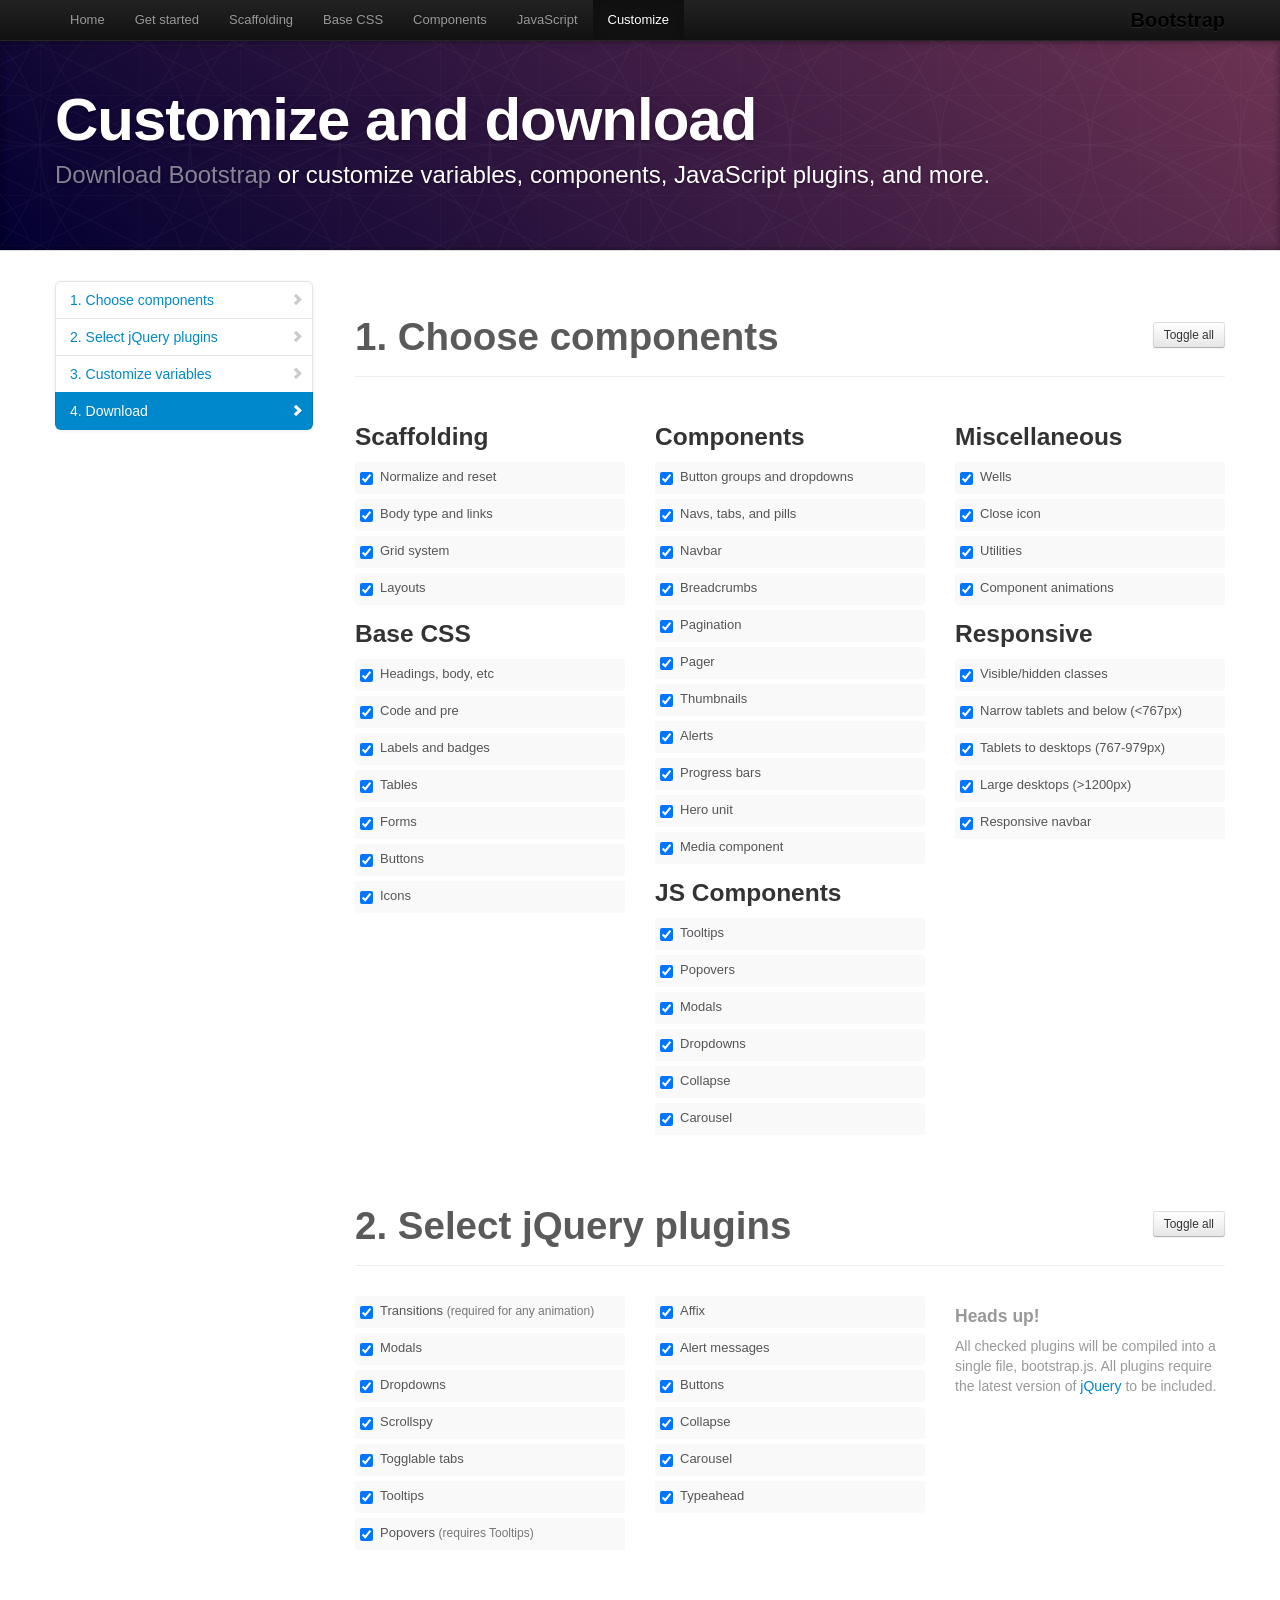
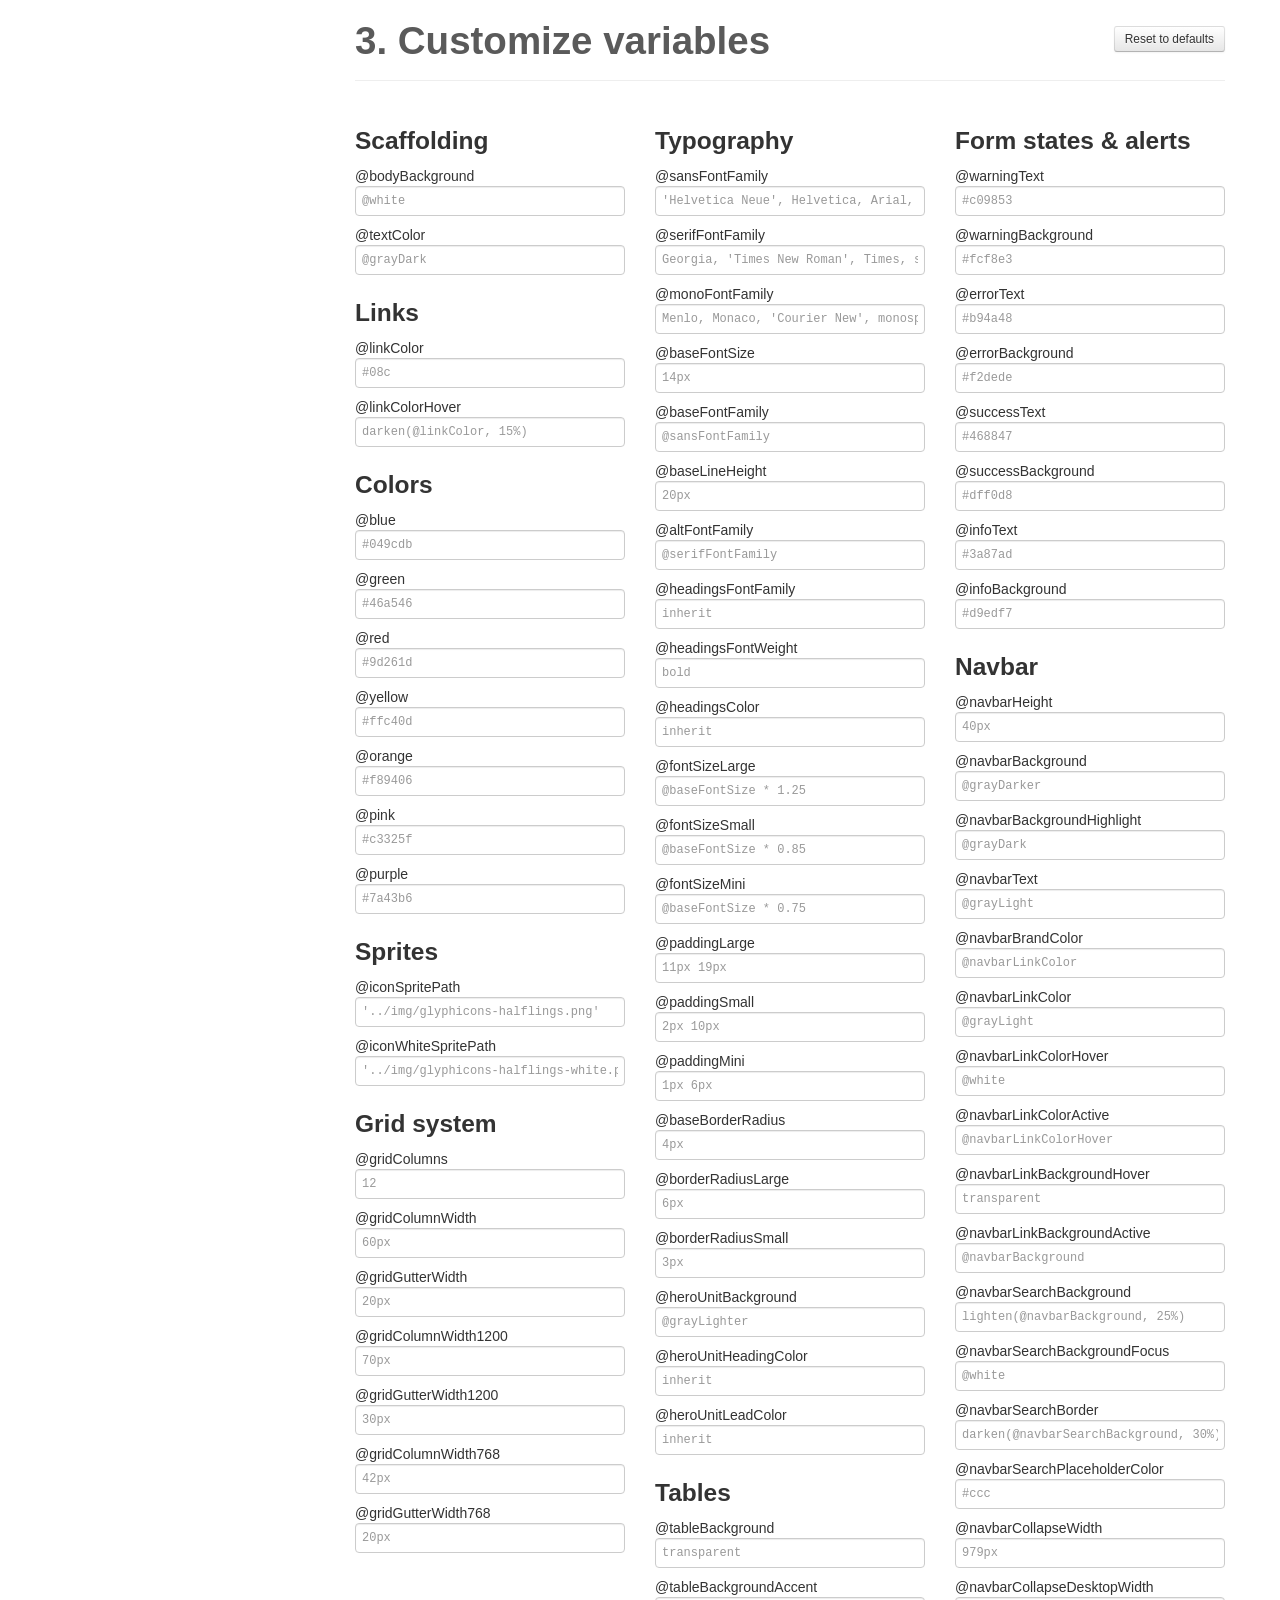
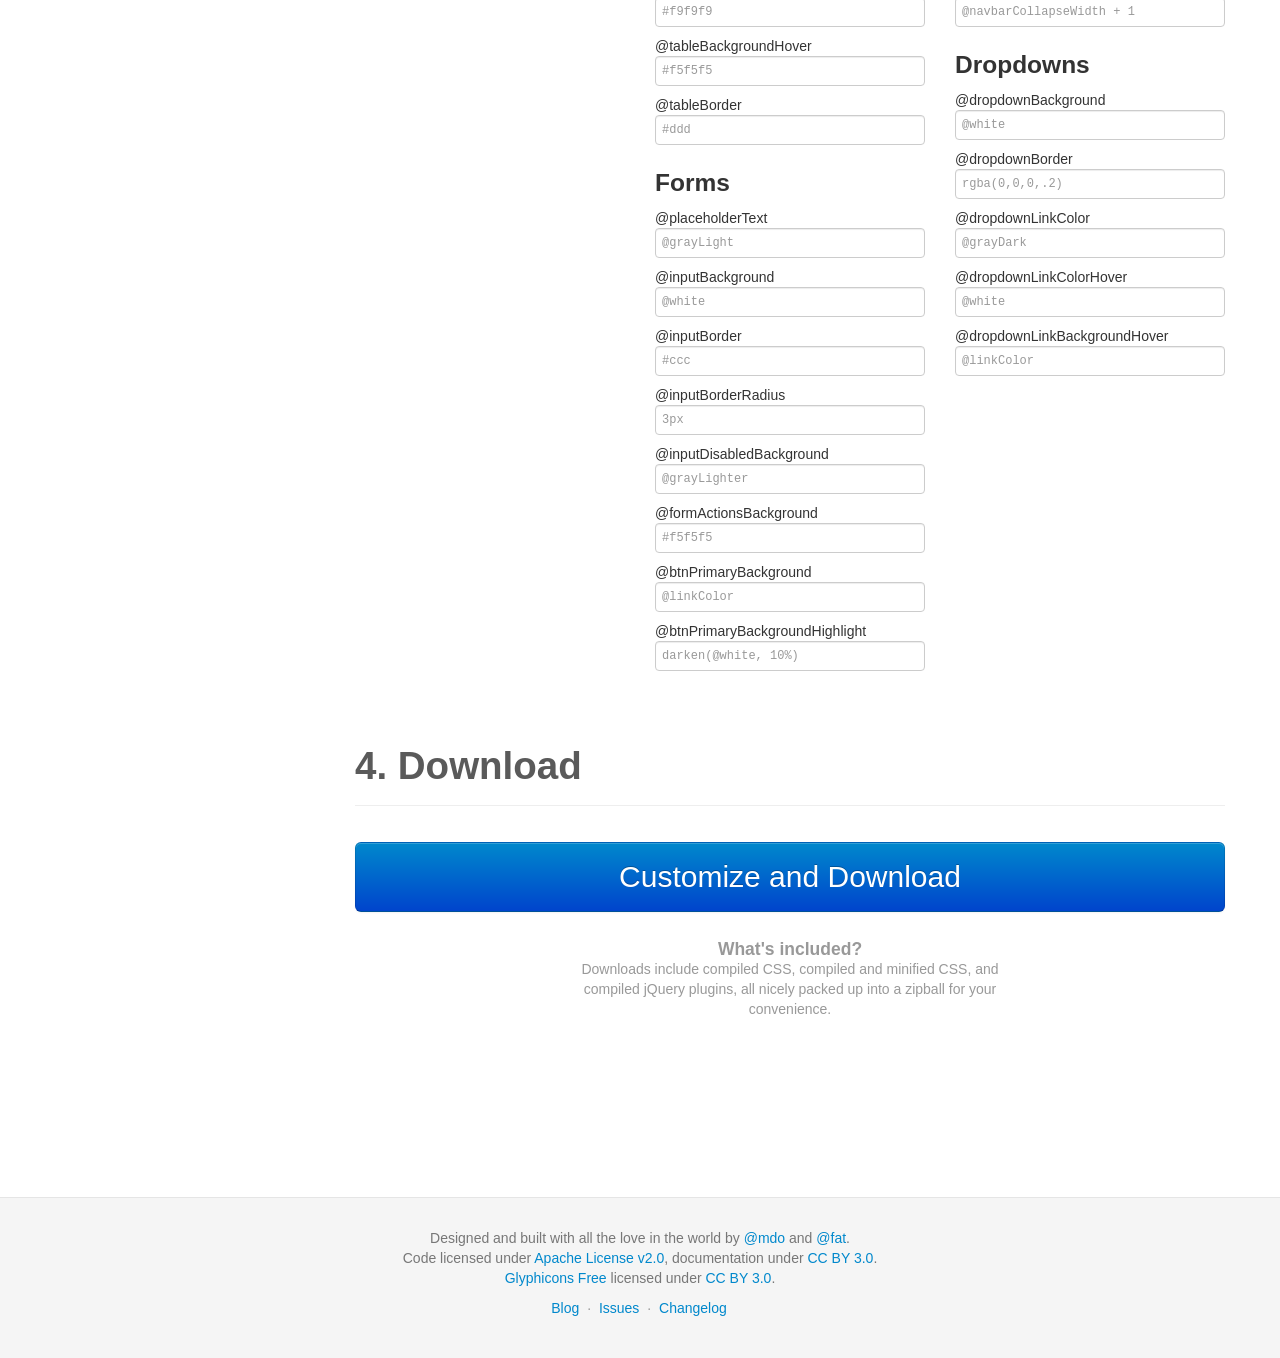
<file: bootstrap/docs/customize.html>
<!DOCTYPE html>
<html lang="en">
  <head>
    <meta charset="utf-8">
    <title>Customize · Bootstrap</title>
    <meta name="viewport" content="width=device-width, initial-scale=1.0">
    <meta name="description" content="">
    <meta name="author" content="">

    <!-- Le styles -->
    <link href="assets/css/bootstrap.css" rel="stylesheet">
    <link href="assets/css/bootstrap-responsive.css" rel="stylesheet">
    <link href="assets/css/docs.css" rel="stylesheet">
    <link href="assets/js/google-code-prettify/prettify.css" rel="stylesheet">

    <!-- Le HTML5 shim, for IE6-8 support of HTML5 elements -->
    <!--[if lt IE 9]>
      <script src="assets/js/html5shiv.js"></script>
    <![endif]-->

    <!-- Le fav and touch icons -->
    <link rel="apple-touch-icon-precomposed" sizes="144x144" href="assets/ico/apple-touch-icon-144-precomposed.png">
    <link rel="apple-touch-icon-precomposed" sizes="114x114" href="assets/ico/apple-touch-icon-114-precomposed.png">
      <link rel="apple-touch-icon-precomposed" sizes="72x72" href="assets/ico/apple-touch-icon-72-precomposed.png">
                    <link rel="apple-touch-icon-precomposed" href="assets/ico/apple-touch-icon-57-precomposed.png">
                                   <link rel="shortcut icon" href="assets/ico/favicon.png">

    <script type="text/javascript">
      var _gaq = _gaq || [];
      _gaq.push(['_setAccount', 'UA-146052-10']);
      _gaq.push(['_trackPageview']);
      (function() {
        var ga = document.createElement('script'); ga.type = 'text/javascript'; ga.async = true;
        ga.src = ('https:' == document.location.protocol ? 'https://ssl' : 'http://www') + '.google-analytics.com/ga.js';
        var s = document.getElementsByTagName('script')[0]; s.parentNode.insertBefore(ga, s);
      })();
    </script>
  </head>

  <body data-spy="scroll" data-target=".bs-docs-sidebar">

    <!-- Navbar
    ================================================== -->
    <div class="navbar navbar-inverse navbar-fixed-top">
      <div class="navbar-inner">
        <div class="container">
          <button type="button" class="btn btn-navbar" data-toggle="collapse" data-target=".nav-collapse">
            <span class="icon-bar"></span>
            <span class="icon-bar"></span>
            <span class="icon-bar"></span>
          </button>
          <a class="brand" href="./index.html">Bootstrap</a>
          <div class="nav-collapse collapse">
            <ul class="nav">
              <li class="">
                <a href="./index.html">Home</a>
              </li>
              <li class="">
                <a href="./getting-started.html">Get started</a>
              </li>
              <li class="">
                <a href="./scaffolding.html">Scaffolding</a>
              </li>
              <li class="">
                <a href="./base-css.html">Base CSS</a>
              </li>
              <li class="">
                <a href="./components.html">Components</a>
              </li>
              <li class="">
                <a href="./javascript.html">JavaScript</a>
              </li>
              <li class="active">
                <a href="./customize.html">Customize</a>
              </li>
            </ul>
          </div>
        </div>
      </div>
    </div>

<!-- Masthead
================================================== -->
<header class="jumbotron subhead" id="overview">
  <div class="container">
    <h1>Customize and download</h1>
    <p class="lead"><a href="https://github.com/twitter/bootstrap/zipball/master">Download Bootstrap</a> or customize variables, components, JavaScript plugins, and more.</p>
  </div>
</header>


  <div class="container">

    <!-- Docs nav
    ================================================== -->
    <div class="row">
      <div class="span3 bs-docs-sidebar">
        <ul class="nav nav-list bs-docs-sidenav">
          <li><a href="#components"><i class="icon-chevron-right"></i> 1. Choose components</a></li>
          <li><a href="#plugins"><i class="icon-chevron-right"></i> 2. Select jQuery plugins</a></li>
          <li><a href="#variables"><i class="icon-chevron-right"></i> 3. Customize variables</a></li>
          <li><a href="#download"><i class="icon-chevron-right"></i> 4. Download</a></li>
        </ul>
      </div>
      <div class="span9">


        <!-- Customize form
        ================================================== -->
        <form>
          <section class="download" id="components">
            <div class="page-header">
              <a class="btn btn-small pull-right toggle-all" href="#">Toggle all</a>
              <h1>
                1. Choose components
              </h1>
            </div>
            <div class="row download-builder">
              <div class="span3">
                <h3>Scaffolding</h3>
                <label class="checkbox"><input checked="checked" type="checkbox" value="reset.less"> Normalize and reset</label>
                <label class="checkbox"><input checked="checked" type="checkbox" value="scaffolding.less"> Body type and links</label>
                <label class="checkbox"><input checked="checked" type="checkbox" value="grid.less"> Grid system</label>
                <label class="checkbox"><input checked="checked" type="checkbox" value="layouts.less"> Layouts</label>
                <h3>Base CSS</h3>
                <label class="checkbox"><input checked="checked" type="checkbox" value="type.less"> Headings, body, etc</label>
                <label class="checkbox"><input checked="checked" type="checkbox" value="code.less"> Code and pre</label>
                <label class="checkbox"><input checked="checked" type="checkbox" value="labels-badges.less"> Labels and badges</label>
                <label class="checkbox"><input checked="checked" type="checkbox" value="tables.less"> Tables</label>
                <label class="checkbox"><input checked="checked" type="checkbox" value="forms.less"> Forms</label>
                <label class="checkbox"><input checked="checked" type="checkbox" value="buttons.less"> Buttons</label>
                <label class="checkbox"><input checked="checked" type="checkbox" value="sprites.less"> Icons</label>
              </div><!-- /span -->
              <div class="span3">
                <h3>Components</h3>
                <label class="checkbox"><input checked="checked" type="checkbox" value="button-groups.less"> Button groups and dropdowns</label>
                <label class="checkbox"><input checked="checked" type="checkbox" value="navs.less"> Navs, tabs, and pills</label>
                <label class="checkbox"><input checked="checked" type="checkbox" value="navbar.less"> Navbar</label>
                <label class="checkbox"><input checked="checked" type="checkbox" value="breadcrumbs.less"> Breadcrumbs</label>
                <label class="checkbox"><input checked="checked" type="checkbox" value="pagination.less"> Pagination</label>
                <label class="checkbox"><input checked="checked" type="checkbox" value="pager.less"> Pager</label>
                <label class="checkbox"><input checked="checked" type="checkbox" value="thumbnails.less"> Thumbnails</label>
                <label class="checkbox"><input checked="checked" type="checkbox" value="alerts.less"> Alerts</label>
                <label class="checkbox"><input checked="checked" type="checkbox" value="progress-bars.less"> Progress bars</label>
                <label class="checkbox"><input checked="checked" type="checkbox" value="hero-unit.less"> Hero unit</label>
                <label class="checkbox"><input checked="checked" type="checkbox" value="media.less"> Media component</label>
                <h3>JS Components</h3>
                <label class="checkbox"><input checked="checked" type="checkbox" value="tooltip.less"> Tooltips</label>
                <label class="checkbox"><input checked="checked" type="checkbox" value="popovers.less"> Popovers</label>
                <label class="checkbox"><input checked="checked" type="checkbox" value="modals.less"> Modals</label>
                <label class="checkbox"><input checked="checked" type="checkbox" value="dropdowns.less"> Dropdowns</label>
                <label class="checkbox"><input checked="checked" type="checkbox" value="accordion.less"> Collapse</label>
                <label class="checkbox"><input checked="checked" type="checkbox" value="carousel.less"> Carousel</label>
              </div><!-- /span -->
              <div class="span3">
                <h3>Miscellaneous</h3>
                <label class="checkbox"><input checked="checked" type="checkbox" value="wells.less"> Wells</label>
                <label class="checkbox"><input checked="checked" type="checkbox" value="close.less"> Close icon</label>
                <label class="checkbox"><input checked="checked" type="checkbox" value="utilities.less"> Utilities</label>
                <label class="checkbox"><input checked="checked" type="checkbox" value="component-animations.less"> Component animations</label>
                <h3>Responsive</h3>
                <label class="checkbox"><input checked="checked" type="checkbox" value="responsive-utilities.less"> Visible/hidden classes</label>
                <label class="checkbox"><input checked="checked" type="checkbox" value="responsive-767px-max.less"> Narrow tablets and below (<767px)</label>
                <label class="checkbox"><input checked="checked" type="checkbox" value="responsive-768px-979px.less"> Tablets to desktops (767-979px)</label>
                <label class="checkbox"><input checked="checked" type="checkbox" value="responsive-1200px-min.less"> Large desktops (>1200px)</label>
                <label class="checkbox"><input checked="checked" type="checkbox" value="responsive-navbar.less"> Responsive navbar</label>
              </div><!-- /span -->
            </div><!-- /row -->
          </section>

          <section class="download" id="plugins">
            <div class="page-header">
              <a class="btn btn-small pull-right toggle-all" href="#">Toggle all</a>
              <h1>
                2. Select jQuery plugins
              </h1>
            </div>
            <div class="row download-builder">
              <div class="span3">
                <label class="checkbox">
                  <input type="checkbox" checked="true" value="bootstrap-transition.js">
                  Transitions <small>(required for any animation)</small>
                </label>
                <label class="checkbox">
                  <input type="checkbox" checked="true" value="bootstrap-modal.js">
                  Modals
                </label>
                <label class="checkbox">
                  <input type="checkbox" checked="true" value="bootstrap-dropdown.js">
                  Dropdowns
                </label>
                <label class="checkbox">
                  <input type="checkbox" checked="true" value="bootstrap-scrollspy.js">
                  Scrollspy
                </label>
                <label class="checkbox">
                  <input type="checkbox" checked="true" value="bootstrap-tab.js">
                  Togglable tabs
                </label>
                <label class="checkbox">
                  <input type="checkbox" checked="true" value="bootstrap-tooltip.js">
                  Tooltips
                </label>
                <label class="checkbox">
                  <input type="checkbox" checked="true" value="bootstrap-popover.js">
                  Popovers <small>(requires Tooltips)</small>
                </label>
              </div><!-- /span -->
              <div class="span3">
                <label class="checkbox">
                  <input type="checkbox" checked="true" value="bootstrap-affix.js">
                  Affix
                </label>
                <label class="checkbox">
                  <input type="checkbox" checked="true" value="bootstrap-alert.js">
                  Alert messages
                </label>
                <label class="checkbox">
                  <input type="checkbox" checked="true" value="bootstrap-button.js">
                  Buttons
                </label>
                <label class="checkbox">
                  <input type="checkbox" checked="true" value="bootstrap-collapse.js">
                  Collapse
                </label>
                <label class="checkbox">
                  <input type="checkbox" checked="true" value="bootstrap-carousel.js">
                  Carousel
                </label>
                <label class="checkbox">
                  <input type="checkbox" checked="true" value="bootstrap-typeahead.js">
                  Typeahead
                </label>
              </div><!-- /span -->
              <div class="span3">
                <h4 class="muted">Heads up!</h4>
                <p class="muted">All checked plugins will be compiled into a single file, bootstrap.js. All plugins require the latest version of <a href="http://jquery.com/" target="_blank">jQuery</a> to be included.</p>
              </div><!-- /span -->
            </div><!-- /row -->
          </section>


          <section class="download" id="variables">
            <div class="page-header">
              <a class="btn btn-small pull-right toggle-all" href="#">Reset to defaults</a>
              <h1>
                3. Customize variables
              </h1>
            </div>
            <div class="row download-builder">
              <div class="span3">
                <h3>Scaffolding</h3>
                <label>@bodyBackground</label>
                <input type="text" class="span3" placeholder="@white">
                <label>@textColor</label>
                <input type="text" class="span3" placeholder="@grayDark">

                <h3>Links</h3>
                <label>@linkColor</label>
                <input type="text" class="span3" placeholder="#08c">
                <label>@linkColorHover</label>
                <input type="text" class="span3" placeholder="darken(@linkColor, 15%)">
                <h3>Colors</h3>
                <label>@blue</label>
                <input type="text" class="span3" placeholder="#049cdb">
                <label>@green</label>
                <input type="text" class="span3" placeholder="#46a546">
                <label>@red</label>
                <input type="text" class="span3" placeholder="#9d261d">
                <label>@yellow</label>
                <input type="text" class="span3" placeholder="#ffc40d">
                <label>@orange</label>
                <input type="text" class="span3" placeholder="#f89406">
                <label>@pink</label>
                <input type="text" class="span3" placeholder="#c3325f">
                <label>@purple</label>
                <input type="text" class="span3" placeholder="#7a43b6">

                <h3>Sprites</h3>
                <label>@iconSpritePath</label>
                <input type="text" class="span3" placeholder="'../img/glyphicons-halflings.png'">
                <label>@iconWhiteSpritePath</label>
                <input type="text" class="span3" placeholder="'../img/glyphicons-halflings-white.png'">

                <h3>Grid system</h3>
                <label>@gridColumns</label>
                <input type="text" class="span3" placeholder="12">
                <label>@gridColumnWidth</label>
                <input type="text" class="span3" placeholder="60px">
                <label>@gridGutterWidth</label>
                <input type="text" class="span3" placeholder="20px">
                <label>@gridColumnWidth1200</label>
                <input type="text" class="span3" placeholder="70px">
                <label>@gridGutterWidth1200</label>
                <input type="text" class="span3" placeholder="30px">
                <label>@gridColumnWidth768</label>
                <input type="text" class="span3" placeholder="42px">
                <label>@gridGutterWidth768</label>
                <input type="text" class="span3" placeholder="20px">

              </div><!-- /span -->
              <div class="span3">

                <h3>Typography</h3>
                <label>@sansFontFamily</label>
                <input type="text" class="span3" placeholder="'Helvetica Neue', Helvetica, Arial, sans-serif">
                <label>@serifFontFamily</label>
                <input type="text" class="span3" placeholder="Georgia, 'Times New Roman', Times, serif">
                <label>@monoFontFamily</label>
                <input type="text" class="span3" placeholder="Menlo, Monaco, 'Courier New', monospace">

                <label>@baseFontSize</label>
                <input type="text" class="span3" placeholder="14px">
                <label>@baseFontFamily</label>
                <input type="text" class="span3" placeholder="@sansFontFamily">
                <label>@baseLineHeight</label>
                <input type="text" class="span3" placeholder="20px">

                <label>@altFontFamily</label>
                <input type="text" class="span3" placeholder="@serifFontFamily">
                <label>@headingsFontFamily</label>
                <input type="text" class="span3" placeholder="inherit">
                <label>@headingsFontWeight</label>
                <input type="text" class="span3" placeholder="bold">
                <label>@headingsColor</label>
                <input type="text" class="span3" placeholder="inherit">

                <label>@fontSizeLarge</label>
                <input type="text" class="span3" placeholder="@baseFontSize * 1.25">
                <label>@fontSizeSmall</label>
                <input type="text" class="span3" placeholder="@baseFontSize * 0.85">
                <label>@fontSizeMini</label>
                <input type="text" class="span3" placeholder="@baseFontSize * 0.75">

                <label>@paddingLarge</label>
                <input type="text" class="span3" placeholder="11px 19px">
                <label>@paddingSmall</label>
                <input type="text" class="span3" placeholder="2px 10px">
                <label>@paddingMini</label>
                <input type="text" class="span3" placeholder="1px 6px">

                <label>@baseBorderRadius</label>
                <input type="text" class="span3" placeholder="4px">
                <label>@borderRadiusLarge</label>
                <input type="text" class="span3" placeholder="6px">
                <label>@borderRadiusSmall</label>
                <input type="text" class="span3" placeholder="3px">

                <label>@heroUnitBackground</label>
                <input type="text" class="span3" placeholder="@grayLighter">
                <label>@heroUnitHeadingColor</label>
                <input type="text" class="span3" placeholder="inherit">
                <label>@heroUnitLeadColor</label>
                <input type="text" class="span3" placeholder="inherit">

                <h3>Tables</h3>
                <label>@tableBackground</label>
                <input type="text" class="span3" placeholder="transparent">
                <label>@tableBackgroundAccent</label>
                <input type="text" class="span3" placeholder="#f9f9f9">
                <label>@tableBackgroundHover</label>
                <input type="text" class="span3" placeholder="#f5f5f5">
                <label>@tableBorder</label>
                <input type="text" class="span3" placeholder="#ddd">

                <h3>Forms</h3>
                <label>@placeholderText</label>
                <input type="text" class="span3" placeholder="@grayLight">
                <label>@inputBackground</label>
                <input type="text" class="span3" placeholder="@white">
                <label>@inputBorder</label>
                <input type="text" class="span3" placeholder="#ccc">
                <label>@inputBorderRadius</label>
                <input type="text" class="span3" placeholder="3px">
                <label>@inputDisabledBackground</label>
                <input type="text" class="span3" placeholder="@grayLighter">
                <label>@formActionsBackground</label>
                <input type="text" class="span3" placeholder="#f5f5f5">
                <label>@btnPrimaryBackground</label>
                <input type="text" class="span3" placeholder="@linkColor">
                <label>@btnPrimaryBackgroundHighlight</label>
                <input type="text" class="span3" placeholder="darken(@white, 10%)">

              </div><!-- /span -->
              <div class="span3">

                <h3>Form states &amp; alerts</h3>
                <label>@warningText</label>
                <input type="text" class="span3" placeholder="#c09853">
                <label>@warningBackground</label>
                <input type="text" class="span3" placeholder="#fcf8e3">
                <label>@errorText</label>
                <input type="text" class="span3" placeholder="#b94a48">
                <label>@errorBackground</label>
                <input type="text" class="span3" placeholder="#f2dede">
                <label>@successText</label>
                <input type="text" class="span3" placeholder="#468847">
                <label>@successBackground</label>
                <input type="text" class="span3" placeholder="#dff0d8">
                <label>@infoText</label>
                <input type="text" class="span3" placeholder="#3a87ad">
                <label>@infoBackground</label>
                <input type="text" class="span3" placeholder="#d9edf7">

                <h3>Navbar</h3>
                <label>@navbarHeight</label>
                <input type="text" class="span3" placeholder="40px">
                <label>@navbarBackground</label>
                <input type="text" class="span3" placeholder="@grayDarker">
                <label>@navbarBackgroundHighlight</label>
                <input type="text" class="span3" placeholder="@grayDark">
                <label>@navbarText</label>
                <input type="text" class="span3" placeholder="@grayLight">
                <label>@navbarBrandColor</label>
                <input type="text" class="span3" placeholder="@navbarLinkColor">
                <label>@navbarLinkColor</label>
                <input type="text" class="span3" placeholder="@grayLight">
                <label>@navbarLinkColorHover</label>
                <input type="text" class="span3" placeholder="@white">
                <label>@navbarLinkColorActive</label>
                <input type="text" class="span3" placeholder="@navbarLinkColorHover">
                <label>@navbarLinkBackgroundHover</label>
                <input type="text" class="span3" placeholder="transparent">
                <label>@navbarLinkBackgroundActive</label>
                <input type="text" class="span3" placeholder="@navbarBackground">
                <label>@navbarSearchBackground</label>
                <input type="text" class="span3" placeholder="lighten(@navbarBackground, 25%)">
                <label>@navbarSearchBackgroundFocus</label>
                <input type="text" class="span3" placeholder="@white">
                <label>@navbarSearchBorder</label>
                <input type="text" class="span3" placeholder="darken(@navbarSearchBackground, 30%)">
                <label>@navbarSearchPlaceholderColor</label>
                <input type="text" class="span3" placeholder="#ccc">

                <label>@navbarCollapseWidth</label>
                <input type="text" class="span3" placeholder="979px">
                <label>@navbarCollapseDesktopWidth</label>
                <input type="text" class="span3" placeholder="@navbarCollapseWidth + 1">

                <h3>Dropdowns</h3>
                <label>@dropdownBackground</label>
                <input type="text" class="span3" placeholder="@white">
                <label>@dropdownBorder</label>
                <input type="text" class="span3" placeholder="rgba(0,0,0,.2)">
                <label>@dropdownLinkColor</label>
                <input type="text" class="span3" placeholder="@grayDark">
                <label>@dropdownLinkColorHover</label>
                <input type="text" class="span3" placeholder="@white">
                <label>@dropdownLinkBackgroundHover</label>
                <input type="text" class="span3" placeholder="@linkColor">
              </div><!-- /span -->
            </div><!-- /row -->
          </section>

          <section class="download" id="download">
            <div class="page-header">
              <h1>
                4. Download
              </h1>
            </div>
            <div class="download-btn">
              <a class="btn btn-primary" href="#" onclick="_gaq.push(['_trackEvent', 'Customize', 'Download', 'Customize and Download']);">Customize and Download</a>
              <h4>What's included?</h4>
              <p>Downloads include compiled CSS, compiled and minified CSS, and compiled jQuery plugins, all nicely packed up into a zipball for your convenience.</p>
            </div>
          </section><!-- /download -->
        </form>



      </div>
    </div>

  </div>



    <!-- Footer
    ================================================== -->
    <footer class="footer">
      <div class="container">
        <p>Designed and built with all the love in the world by <a href="http://twitter.com/mdo" target="_blank">@mdo</a> and <a href="http://twitter.com/fat" target="_blank">@fat</a>.</p>
        <p>Code licensed under <a href="http://www.apache.org/licenses/LICENSE-2.0" target="_blank">Apache License v2.0</a>, documentation under <a href="http://creativecommons.org/licenses/by/3.0/">CC BY 3.0</a>.</p>
        <p><a href="http://glyphicons.com">Glyphicons Free</a> licensed under <a href="http://creativecommons.org/licenses/by/3.0/">CC BY 3.0</a>.</p>
        <ul class="footer-links">
          <li><a href="http://blog.getbootstrap.com">Blog</a></li>
          <li class="muted">&middot;</li>
          <li><a href="https://github.com/twitter/bootstrap/issues?state=open">Issues</a></li>
          <li class="muted">&middot;</li>
          <li><a href="https://github.com/twitter/bootstrap/blob/master/CHANGELOG.md">Changelog</a></li>
        </ul>
      </div>
    </footer>



    <!-- Le javascript
    ================================================== -->
    <!-- Placed at the end of the document so the pages load faster -->
    <script type="text/javascript" src="http://platform.twitter.com/widgets.js"></script>
    <script src="assets/js/jquery.js"></script>
    <script src="assets/js/bootstrap-transition.js"></script>
    <script src="assets/js/bootstrap-alert.js"></script>
    <script src="assets/js/bootstrap-modal.js"></script>
    <script src="assets/js/bootstrap-dropdown.js"></script>
    <script src="assets/js/bootstrap-scrollspy.js"></script>
    <script src="assets/js/bootstrap-tab.js"></script>
    <script src="assets/js/bootstrap-tooltip.js"></script>
    <script src="assets/js/bootstrap-popover.js"></script>
    <script src="assets/js/bootstrap-button.js"></script>
    <script src="assets/js/bootstrap-collapse.js"></script>
    <script src="assets/js/bootstrap-carousel.js"></script>
    <script src="assets/js/bootstrap-typeahead.js"></script>
    <script src="assets/js/bootstrap-affix.js"></script>

    <script src="assets/js/holder/holder.js"></script>
    <script src="assets/js/google-code-prettify/prettify.js"></script>

    <script src="assets/js/application.js"></script>


    <!-- Analytics
    ================================================== -->
    <script>
      var _gauges = _gauges || [];
      (function() {
        var t   = document.createElement('script');
        t.type  = 'text/javascript';
        t.async = true;
        t.id    = 'gauges-tracker';
        t.setAttribute('data-site-id', '4f0dc9fef5a1f55508000013');
        t.src = '//secure.gaug.es/track.js';
        var s = document.getElementsByTagName('script')[0];
        s.parentNode.insertBefore(t, s);
      })();
    </script>

  </body>
</html>
</file>
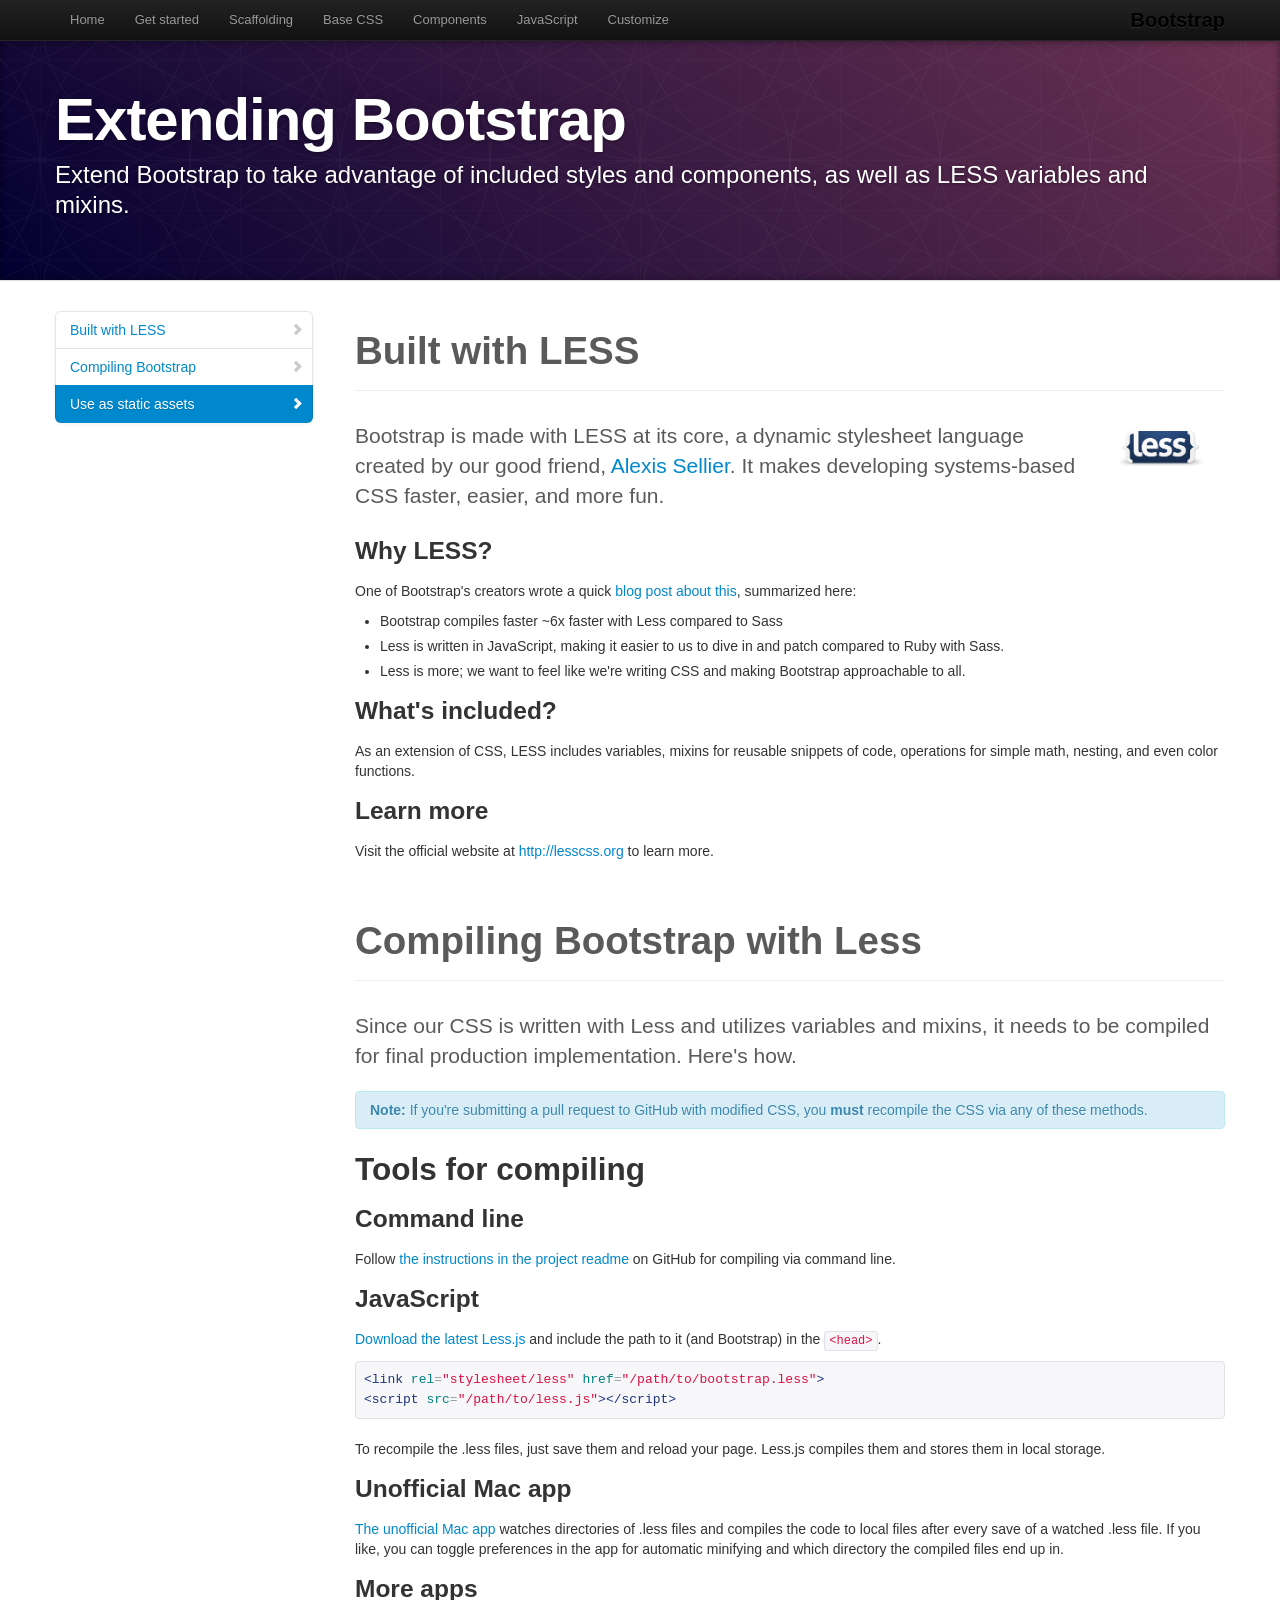
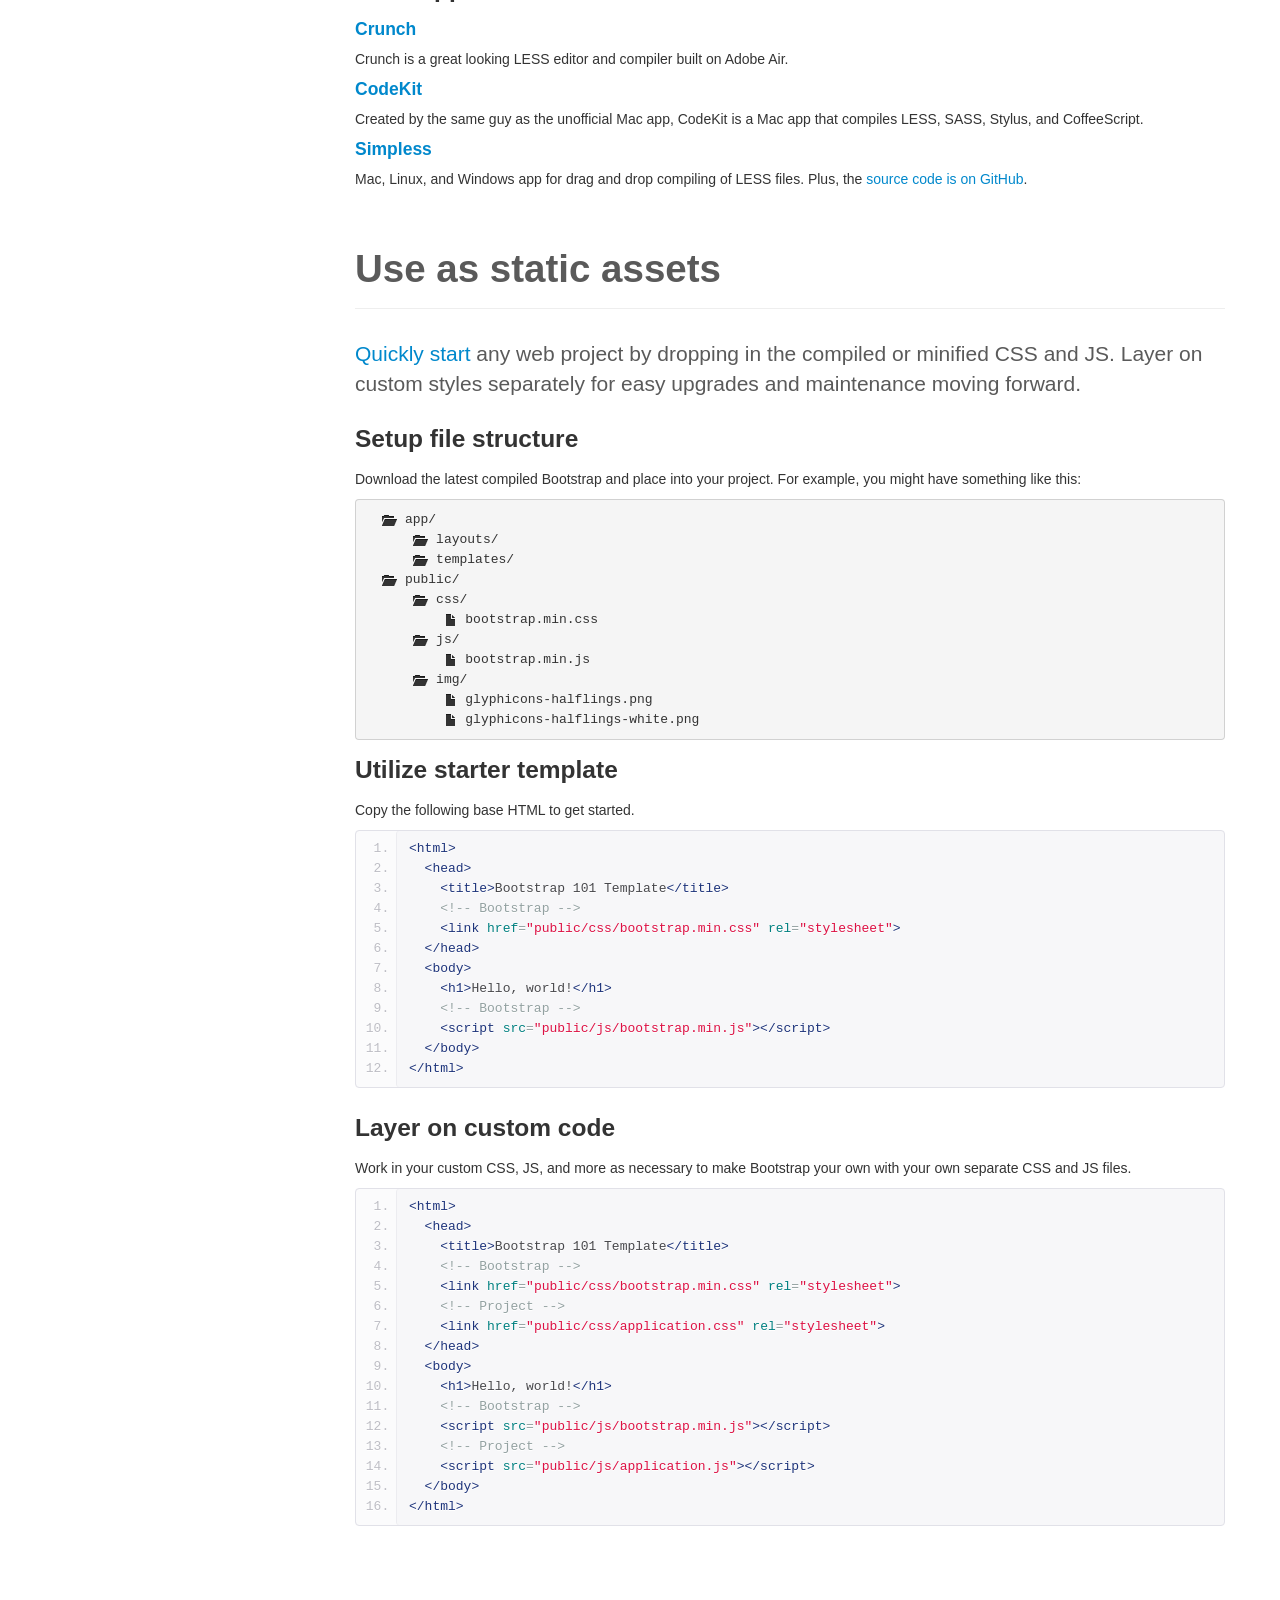
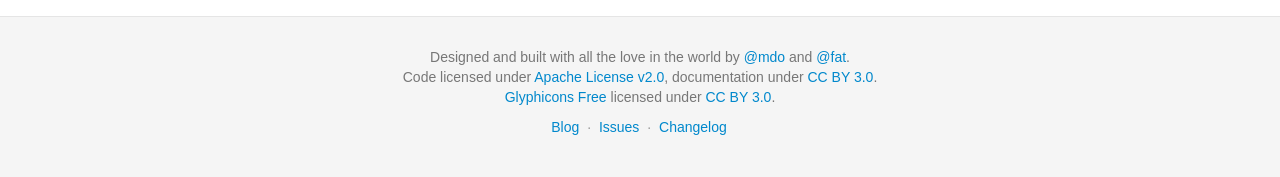
<file: bootstrap/docs/extend.html>
<!DOCTYPE html>
<html lang="en">
  <head>
    <meta charset="utf-8">
    <title>Extend · Bootstrap</title>
    <meta name="viewport" content="width=device-width, initial-scale=1.0">
    <meta name="description" content="">
    <meta name="author" content="">

    <!-- Le styles -->
    <link href="assets/css/bootstrap.css" rel="stylesheet">
    <link href="assets/css/bootstrap-responsive.css" rel="stylesheet">
    <link href="assets/css/docs.css" rel="stylesheet">
    <link href="assets/js/google-code-prettify/prettify.css" rel="stylesheet">

    <!-- Le HTML5 shim, for IE6-8 support of HTML5 elements -->
    <!--[if lt IE 9]>
      <script src="assets/js/html5shiv.js"></script>
    <![endif]-->

    <!-- Le fav and touch icons -->
    <link rel="apple-touch-icon-precomposed" sizes="144x144" href="assets/ico/apple-touch-icon-144-precomposed.png">
    <link rel="apple-touch-icon-precomposed" sizes="114x114" href="assets/ico/apple-touch-icon-114-precomposed.png">
      <link rel="apple-touch-icon-precomposed" sizes="72x72" href="assets/ico/apple-touch-icon-72-precomposed.png">
                    <link rel="apple-touch-icon-precomposed" href="assets/ico/apple-touch-icon-57-precomposed.png">
                                   <link rel="shortcut icon" href="assets/ico/favicon.png">

    <script type="text/javascript">
      var _gaq = _gaq || [];
      _gaq.push(['_setAccount', 'UA-146052-10']);
      _gaq.push(['_trackPageview']);
      (function() {
        var ga = document.createElement('script'); ga.type = 'text/javascript'; ga.async = true;
        ga.src = ('https:' == document.location.protocol ? 'https://ssl' : 'http://www') + '.google-analytics.com/ga.js';
        var s = document.getElementsByTagName('script')[0]; s.parentNode.insertBefore(ga, s);
      })();
    </script>
  </head>

  <body data-spy="scroll" data-target=".bs-docs-sidebar">

    <!-- Navbar
    ================================================== -->
    <div class="navbar navbar-inverse navbar-fixed-top">
      <div class="navbar-inner">
        <div class="container">
          <button type="button" class="btn btn-navbar" data-toggle="collapse" data-target=".nav-collapse">
            <span class="icon-bar"></span>
            <span class="icon-bar"></span>
            <span class="icon-bar"></span>
          </button>
          <a class="brand" href="./index.html">Bootstrap</a>
          <div class="nav-collapse collapse">
            <ul class="nav">
              <li class="">
                <a href="./index.html">Home</a>
              </li>
              <li class="">
                <a href="./getting-started.html">Get started</a>
              </li>
              <li class="">
                <a href="./scaffolding.html">Scaffolding</a>
              </li>
              <li class="">
                <a href="./base-css.html">Base CSS</a>
              </li>
              <li class="">
                <a href="./components.html">Components</a>
              </li>
              <li class="">
                <a href="./javascript.html">JavaScript</a>
              </li>
              <li class="">
                <a href="./customize.html">Customize</a>
              </li>
            </ul>
          </div>
        </div>
      </div>
    </div>

<!-- Subhead
================================================== -->
<header class="jumbotron subhead" id="overview">
  <div class="container">
    <h1>Extending Bootstrap</h1>
    <p class="lead">Extend Bootstrap to take advantage of included styles and components, as well as LESS variables and mixins.</p>
  <div>
</header>

  <div class="container">

    <!-- Docs nav
    ================================================== -->
    <div class="row">
      <div class="span3 bs-docs-sidebar">
        <ul class="nav nav-list bs-docs-sidenav">
          <li><a href="#built-with-less"><i class="icon-chevron-right"></i> Built with LESS</a></li>
          <li><a href="#compiling"><i class="icon-chevron-right"></i> Compiling Bootstrap</a></li>
          <li><a href="#static-assets"><i class="icon-chevron-right"></i> Use as static assets</a></li>
        </ul>
      </div>
      <div class="span9">



        <!-- BUILT WITH LESS
        ================================================== -->
        <section id="built-with-less">
          <div class="page-header">
            <h1>Built with LESS</h1>
          </div>

          <img style="float: right; height: 36px; margin: 10px 20px 20px" src="assets/img/less-logo-large.png" alt="LESS CSS">
          <p class="lead">Bootstrap is made with LESS at its core, a dynamic stylesheet language created by our good friend, <a href="http://cloudhead.io">Alexis Sellier</a>. It makes developing systems-based CSS faster, easier, and more fun.</p>

          <h3>Why LESS?</h3>
          <p>One of Bootstrap's creators wrote a quick <a href="http://www.wordsbyf.at/2012/03/08/why-less/">blog post about this</a>, summarized here:</p>
          <ul>
            <li>Bootstrap compiles faster ~6x faster with Less compared to Sass</li>
            <li>Less is written in JavaScript, making it easier to us to dive in and patch compared to Ruby with Sass.</li>
            <li>Less is more; we want to feel like we're writing CSS and making Bootstrap approachable to all.</li>
          </ul>

          <h3>What's included?</h3>
          <p>As an extension of CSS, LESS includes variables, mixins for reusable snippets of code, operations for simple math, nesting, and even color functions.</p>

          <h3>Learn more</h3>
          <p>Visit the official website at <a href="http://lesscss.org">http://lesscss.org</a> to learn more.</p>
        </section>



        <!-- COMPILING LESS AND BOOTSTRAP
        ================================================== -->
        <section id="compiling">
          <div class="page-header">
            <h1>Compiling Bootstrap with Less</h1>
          </div>

          <p class="lead">Since our CSS is written with Less and utilizes variables and mixins, it needs to be compiled for final production implementation. Here's how.</p>

          <div class="alert alert-info">
            <strong>Note:</strong> If you're submitting a pull request to GitHub with modified CSS, you <strong>must</strong> recompile the CSS via any of these methods.
          </div>

          <h2>Tools for compiling</h2>

          <h3>Command line</h3>
          <p>Follow <a href="https://github.com/twitter/bootstrap#developers">the instructions in the project readme</a> on GitHub for compiling via command line.</p>

          <h3>JavaScript</h3>
          <p><a href="http://lesscss.org/">Download the latest Less.js</a> and include the path to it (and Bootstrap) in the <code>&lt;head&gt;</code>.</p>
<pre class="prettyprint">
&lt;link rel="stylesheet/less" href="/path/to/bootstrap.less"&gt;
&lt;script src="/path/to/less.js"&gt;&lt;/script&gt;
</pre>
          <p>To recompile the .less files, just save them and reload your page. Less.js compiles them and stores them in local storage.</p>

          <h3>Unofficial Mac app</h3>
          <p><a href="http://incident57.com/less/">The unofficial Mac app</a> watches directories of .less files and compiles the code to local files after every save of a watched .less file. If you like, you can toggle preferences in the app for automatic minifying and which directory the compiled files end up in.</p>

          <h3>More apps</h3>
          <h4><a href="http://crunchapp.net/" target="_blank">Crunch</a></h4>
          <p>Crunch is a great looking LESS editor and compiler built on Adobe Air.</p>
          <h4><a href="http://incident57.com/codekit/" target="_blank">CodeKit</a></h4>
          <p>Created by the same guy as the unofficial Mac app, CodeKit is a Mac app that compiles LESS, SASS, Stylus, and CoffeeScript.</p>
          <h4><a href="http://wearekiss.com/simpless" target="_blank">Simpless</a></h4>
          <p>Mac, Linux, and Windows app for drag and drop compiling of LESS files. Plus, the <a href="https://github.com/Paratron/SimpLESS" target="_blank">source code is on GitHub</a>.</p>

        </section>



        <!-- Static assets
        ================================================== -->
        <section id="static-assets">
          <div class="page-header">
            <h1>Use as static assets</h1>
          </div>
          <p class="lead"><a href="./getting-started.html">Quickly start</a> any web project by dropping in the compiled or minified CSS and JS. Layer on custom styles separately for easy upgrades and maintenance moving forward.</p>

          <h3>Setup file structure</h3>
          <p>Download the latest compiled Bootstrap and place into your project. For example, you might have something like this:</p>
<pre>
  <span class="icon-folder-open"></span> app/
      <span class="icon-folder-open"></span> layouts/
      <span class="icon-folder-open"></span> templates/
  <span class="icon-folder-open"></span> public/
      <span class="icon-folder-open"></span> css/
          <span class="icon-file"></span> bootstrap.min.css
      <span class="icon-folder-open"></span> js/
          <span class="icon-file"></span> bootstrap.min.js
      <span class="icon-folder-open"></span> img/
          <span class="icon-file"></span> glyphicons-halflings.png
          <span class="icon-file"></span> glyphicons-halflings-white.png
</pre>

          <h3>Utilize starter template</h3>
          <p>Copy the following base HTML to get started.</p>
<pre class="prettyprint linenums">
&lt;html&gt;
  &lt;head&gt;
    &lt;title&gt;Bootstrap 101 Template&lt;/title&gt;
    &lt;!-- Bootstrap --&gt;
    &lt;link href="public/css/bootstrap.min.css" rel="stylesheet"&gt;
  &lt;/head&gt;
  &lt;body&gt;
    &lt;h1&gt;Hello, world!&lt;/h1&gt;
    &lt;!-- Bootstrap --&gt;
    &lt;script src="public/js/bootstrap.min.js"&gt;&lt;/script&gt;
  &lt;/body&gt;
&lt;/html&gt;
</pre>

          <h3>Layer on custom code</h3>
          <p>Work in your custom CSS, JS, and more as necessary to make Bootstrap your own with your own separate CSS and JS files.</p>
<pre class="prettyprint linenums">
&lt;html&gt;
  &lt;head&gt;
    &lt;title&gt;Bootstrap 101 Template&lt;/title&gt;
    &lt;!-- Bootstrap --&gt;
    &lt;link href="public/css/bootstrap.min.css" rel="stylesheet"&gt;
    &lt;!-- Project --&gt;
    &lt;link href="public/css/application.css" rel="stylesheet"&gt;
  &lt;/head&gt;
  &lt;body&gt;
    &lt;h1&gt;Hello, world!&lt;/h1&gt;
    &lt;!-- Bootstrap --&gt;
    &lt;script src="public/js/bootstrap.min.js"&gt;&lt;/script&gt;
    &lt;!-- Project --&gt;
    &lt;script src="public/js/application.js"&gt;&lt;/script&gt;
  &lt;/body&gt;
&lt;/html&gt;
</pre>

        </section>

      </div>
    </div>

  </div>



    <!-- Footer
    ================================================== -->
    <footer class="footer">
      <div class="container">
        <p>Designed and built with all the love in the world by <a href="http://twitter.com/mdo" target="_blank">@mdo</a> and <a href="http://twitter.com/fat" target="_blank">@fat</a>.</p>
        <p>Code licensed under <a href="http://www.apache.org/licenses/LICENSE-2.0" target="_blank">Apache License v2.0</a>, documentation under <a href="http://creativecommons.org/licenses/by/3.0/">CC BY 3.0</a>.</p>
        <p><a href="http://glyphicons.com">Glyphicons Free</a> licensed under <a href="http://creativecommons.org/licenses/by/3.0/">CC BY 3.0</a>.</p>
        <ul class="footer-links">
          <li><a href="http://blog.getbootstrap.com">Blog</a></li>
          <li class="muted">&middot;</li>
          <li><a href="https://github.com/twitter/bootstrap/issues?state=open">Issues</a></li>
          <li class="muted">&middot;</li>
          <li><a href="https://github.com/twitter/bootstrap/blob/master/CHANGELOG.md">Changelog</a></li>
        </ul>
      </div>
    </footer>



    <!-- Le javascript
    ================================================== -->
    <!-- Placed at the end of the document so the pages load faster -->
    <script type="text/javascript" src="http://platform.twitter.com/widgets.js"></script>
    <script src="assets/js/jquery.js"></script>
    <script src="assets/js/bootstrap-transition.js"></script>
    <script src="assets/js/bootstrap-alert.js"></script>
    <script src="assets/js/bootstrap-modal.js"></script>
    <script src="assets/js/bootstrap-dropdown.js"></script>
    <script src="assets/js/bootstrap-scrollspy.js"></script>
    <script src="assets/js/bootstrap-tab.js"></script>
    <script src="assets/js/bootstrap-tooltip.js"></script>
    <script src="assets/js/bootstrap-popover.js"></script>
    <script src="assets/js/bootstrap-button.js"></script>
    <script src="assets/js/bootstrap-collapse.js"></script>
    <script src="assets/js/bootstrap-carousel.js"></script>
    <script src="assets/js/bootstrap-typeahead.js"></script>
    <script src="assets/js/bootstrap-affix.js"></script>

    <script src="assets/js/holder/holder.js"></script>
    <script src="assets/js/google-code-prettify/prettify.js"></script>

    <script src="assets/js/application.js"></script>


    <!-- Analytics
    ================================================== -->
    <script>
      var _gauges = _gauges || [];
      (function() {
        var t   = document.createElement('script');
        t.type  = 'text/javascript';
        t.async = true;
        t.id    = 'gauges-tracker';
        t.setAttribute('data-site-id', '4f0dc9fef5a1f55508000013');
        t.src = '//secure.gaug.es/track.js';
        var s = document.getElementsByTagName('script')[0];
        s.parentNode.insertBefore(t, s);
      })();
    </script>

  </body>
</html>
</file>
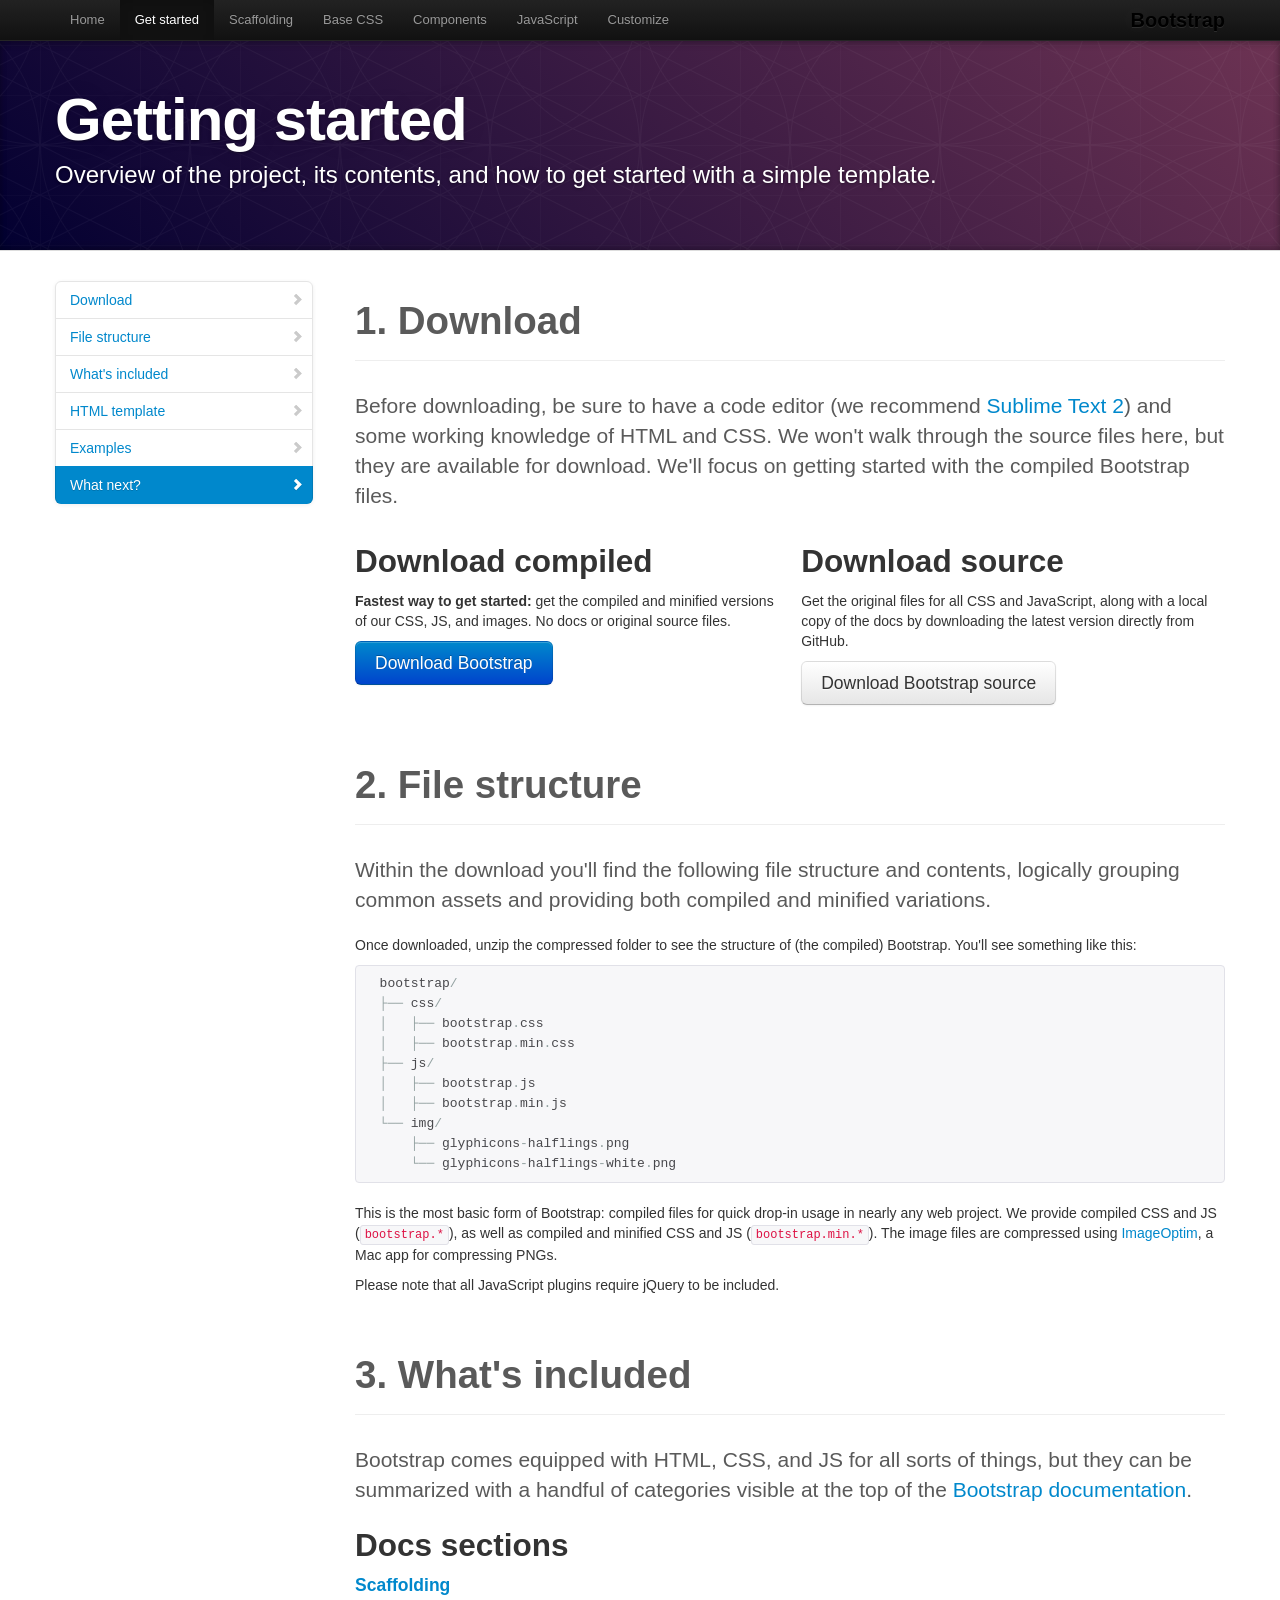
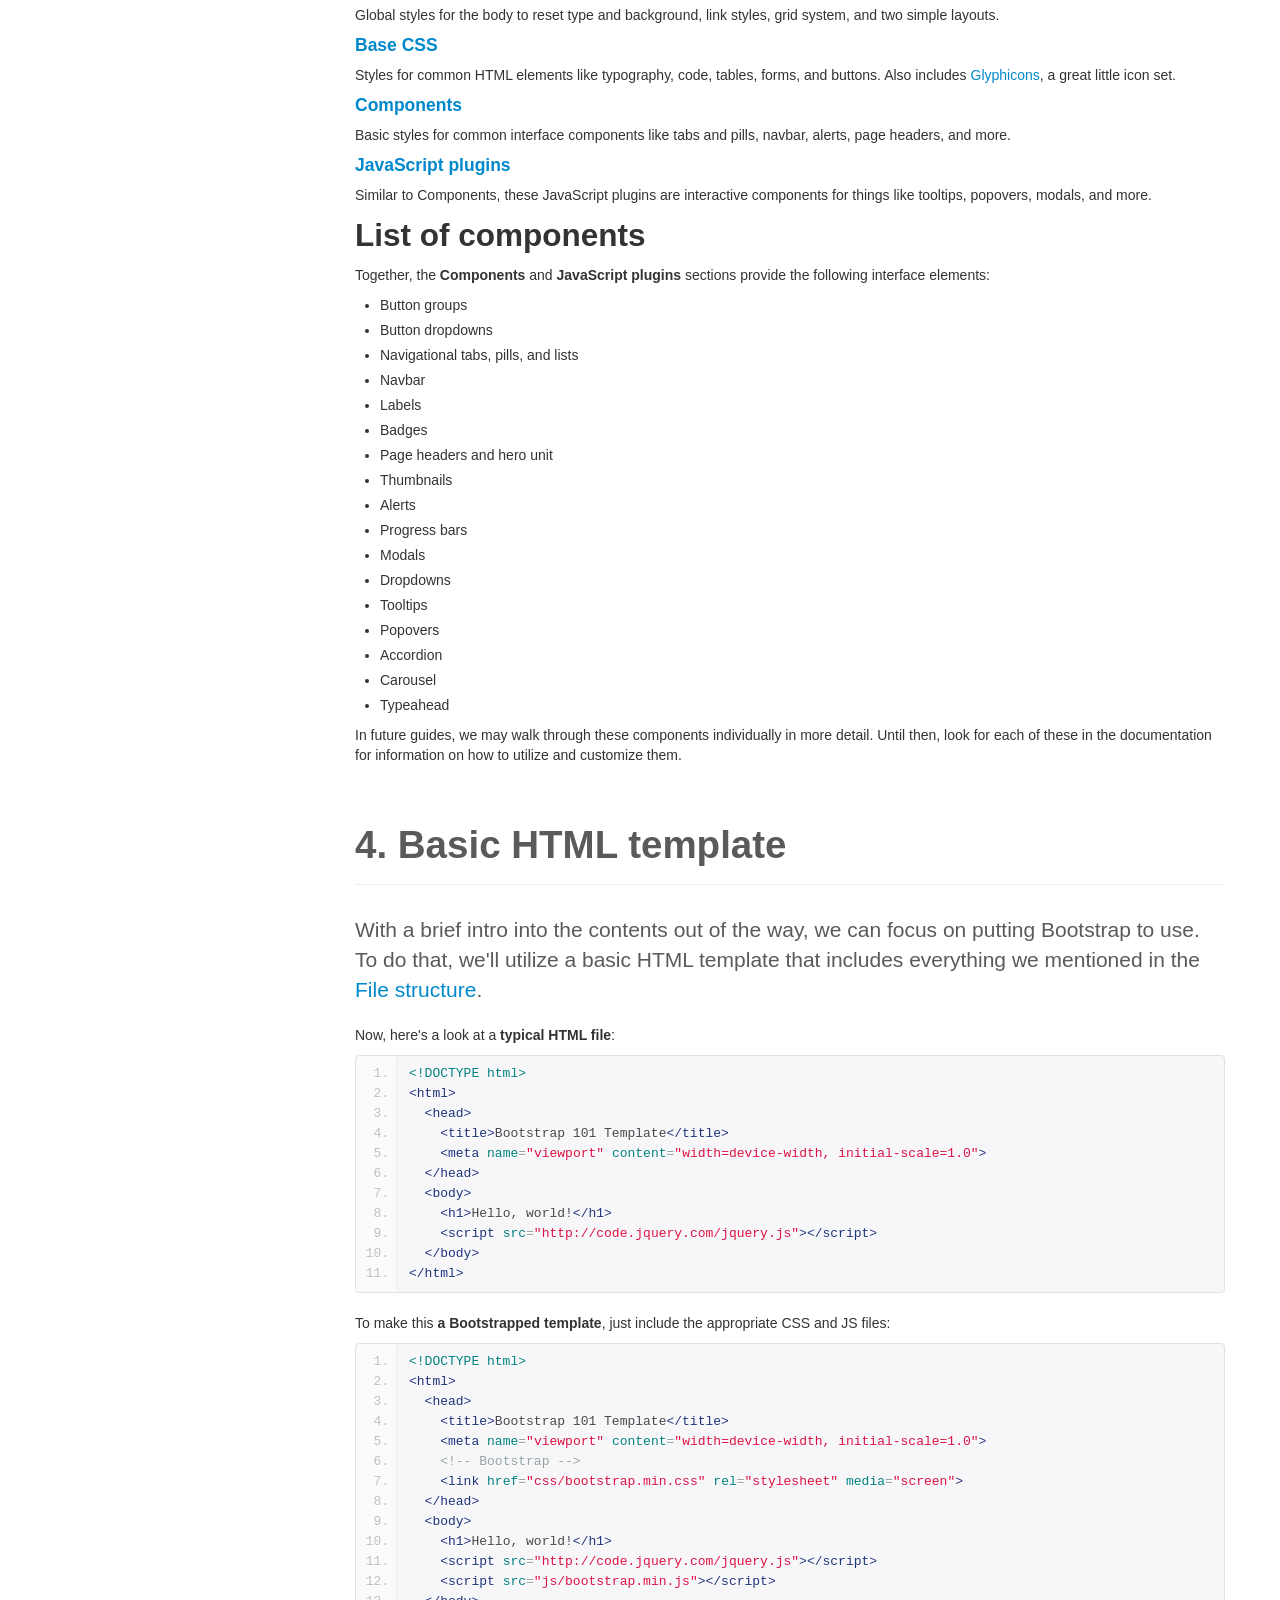
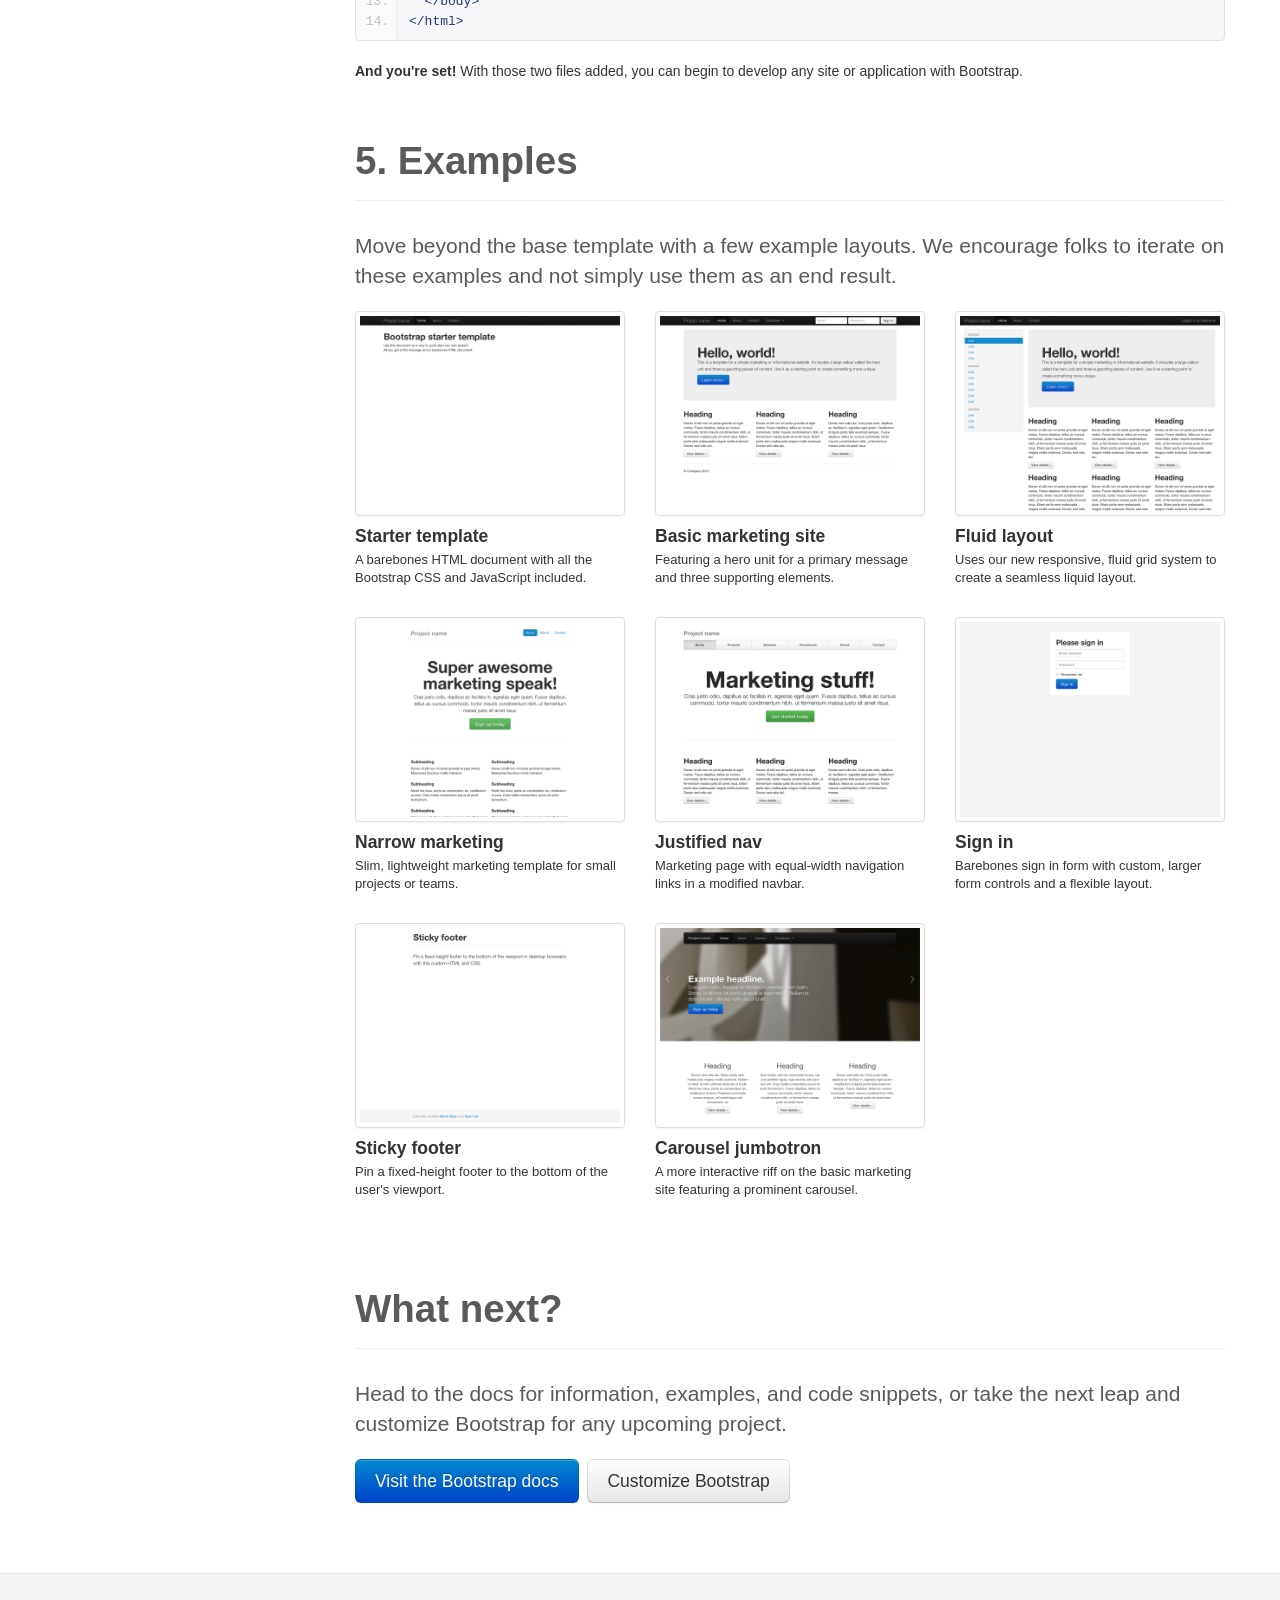
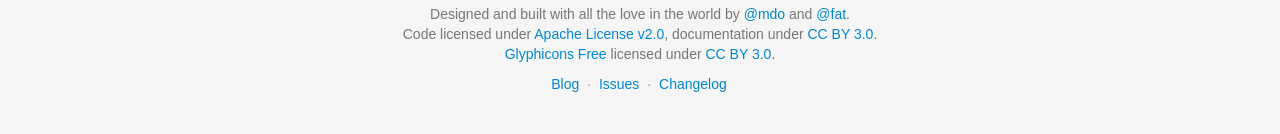
<file: bootstrap/docs/getting-started.html>
<!DOCTYPE html>
<html lang="en">
  <head>
    <meta charset="utf-8">
    <title>Getting · Bootstrap</title>
    <meta name="viewport" content="width=device-width, initial-scale=1.0">
    <meta name="description" content="">
    <meta name="author" content="">

    <!-- Le styles -->
    <link href="assets/css/bootstrap.css" rel="stylesheet">
    <link href="assets/css/bootstrap-responsive.css" rel="stylesheet">
    <link href="assets/css/docs.css" rel="stylesheet">
    <link href="assets/js/google-code-prettify/prettify.css" rel="stylesheet">

    <!-- Le HTML5 shim, for IE6-8 support of HTML5 elements -->
    <!--[if lt IE 9]>
      <script src="assets/js/html5shiv.js"></script>
    <![endif]-->

    <!-- Le fav and touch icons -->
    <link rel="apple-touch-icon-precomposed" sizes="144x144" href="assets/ico/apple-touch-icon-144-precomposed.png">
    <link rel="apple-touch-icon-precomposed" sizes="114x114" href="assets/ico/apple-touch-icon-114-precomposed.png">
      <link rel="apple-touch-icon-precomposed" sizes="72x72" href="assets/ico/apple-touch-icon-72-precomposed.png">
                    <link rel="apple-touch-icon-precomposed" href="assets/ico/apple-touch-icon-57-precomposed.png">
                                   <link rel="shortcut icon" href="assets/ico/favicon.png">

    <script type="text/javascript">
      var _gaq = _gaq || [];
      _gaq.push(['_setAccount', 'UA-146052-10']);
      _gaq.push(['_trackPageview']);
      (function() {
        var ga = document.createElement('script'); ga.type = 'text/javascript'; ga.async = true;
        ga.src = ('https:' == document.location.protocol ? 'https://ssl' : 'http://www') + '.google-analytics.com/ga.js';
        var s = document.getElementsByTagName('script')[0]; s.parentNode.insertBefore(ga, s);
      })();
    </script>
  </head>

  <body data-spy="scroll" data-target=".bs-docs-sidebar">

    <!-- Navbar
    ================================================== -->
    <div class="navbar navbar-inverse navbar-fixed-top">
      <div class="navbar-inner">
        <div class="container">
          <button type="button" class="btn btn-navbar" data-toggle="collapse" data-target=".nav-collapse">
            <span class="icon-bar"></span>
            <span class="icon-bar"></span>
            <span class="icon-bar"></span>
          </button>
          <a class="brand" href="./index.html">Bootstrap</a>
          <div class="nav-collapse collapse">
            <ul class="nav">
              <li class="">
                <a href="./index.html">Home</a>
              </li>
              <li class="active">
                <a href="./getting-started.html">Get started</a>
              </li>
              <li class="">
                <a href="./scaffolding.html">Scaffolding</a>
              </li>
              <li class="">
                <a href="./base-css.html">Base CSS</a>
              </li>
              <li class="">
                <a href="./components.html">Components</a>
              </li>
              <li class="">
                <a href="./javascript.html">JavaScript</a>
              </li>
              <li class="">
                <a href="./customize.html">Customize</a>
              </li>
            </ul>
          </div>
        </div>
      </div>
    </div>

<!-- Subhead
================================================== -->
<header class="jumbotron subhead" id="overview">
  <div class="container">
    <h1>Getting started</h1>
    <p class="lead">Overview of the project, its contents, and how to get started with a simple template.</p>
  </div>
</header>


  <div class="container">

    <!-- Docs nav
    ================================================== -->
    <div class="row">
      <div class="span3 bs-docs-sidebar">
        <ul class="nav nav-list bs-docs-sidenav">
          <li><a href="#download-bootstrap"><i class="icon-chevron-right"></i> Download</a></li>
          <li><a href="#file-structure"><i class="icon-chevron-right"></i> File structure</a></li>
          <li><a href="#contents"><i class="icon-chevron-right"></i> What's included</a></li>
          <li><a href="#html-template"><i class="icon-chevron-right"></i> HTML template</a></li>
          <li><a href="#examples"><i class="icon-chevron-right"></i> Examples</a></li>
          <li><a href="#what-next"><i class="icon-chevron-right"></i> What next?</a></li>
        </ul>
      </div>
      <div class="span9">



        <!-- Download
        ================================================== -->
        <section id="download-bootstrap">
          <div class="page-header">
            <h1>1. Download</h1>
          </div>
          <p class="lead">Before downloading, be sure to have a code editor (we recommend <a href="http://sublimetext.com/2">Sublime Text 2</a>) and some working knowledge of HTML and CSS. We won't walk through the source files here, but they are available for download. We'll focus on getting started with the compiled Bootstrap files.</p>

          <div class="row-fluid">
            <div class="span6">
              <h2>Download compiled</h2>
              <p><strong>Fastest way to get started:</strong> get the compiled and minified versions of our CSS, JS, and images. No docs or original source files.</p>
              <p><a class="btn btn-large btn-primary" href="assets/bootstrap.zip" onclick="_gaq.push(['_trackEvent', 'Getting started', 'Download', 'Download compiled']);">Download Bootstrap</a></p>
            </div>
            <div class="span6">
              <h2>Download source</h2>
              <p>Get the original files for all CSS and JavaScript, along with a local copy of the docs by downloading the latest version directly from GitHub.</p>
              <p><a class="btn btn-large" href="https://github.com/twitter/bootstrap/zipball/master" onclick="_gaq.push(['_trackEvent', 'Getting started', 'Download', 'Download source']);">Download Bootstrap source</a></p>
            </div>
          </div>
        </section>



        <!-- File structure
        ================================================== -->
        <section id="file-structure">
          <div class="page-header">
            <h1>2. File structure</h1>
          </div>
          <p class="lead">Within the download you'll find the following file structure and contents, logically grouping common assets and providing both compiled and minified variations.</p>
          <p>Once downloaded, unzip the compressed folder to see the structure of (the compiled) Bootstrap. You'll see something like this:</p>
<pre class="prettyprint">
  bootstrap/
  ├── css/
  │   ├── bootstrap.css
  │   ├── bootstrap.min.css
  ├── js/
  │   ├── bootstrap.js
  │   ├── bootstrap.min.js
  └── img/
      ├── glyphicons-halflings.png
      └── glyphicons-halflings-white.png
</pre>
          <p>This is the most basic form of Bootstrap: compiled files for quick drop-in usage in nearly any web project. We provide compiled CSS and JS (<code>bootstrap.*</code>), as well as compiled and minified CSS and JS (<code>bootstrap.min.*</code>). The image files are compressed using <a href="http://imageoptim.com/">ImageOptim</a>, a Mac app for compressing PNGs.</p>
          <p>Please note that all JavaScript plugins require jQuery to be included.</p>
        </section>



        <!-- Contents
        ================================================== -->
        <section id="contents">
          <div class="page-header">
            <h1>3. What's included</h1>
          </div>
          <p class="lead">Bootstrap comes equipped with HTML, CSS, and JS for all sorts of things, but they can be summarized with a handful of categories visible at the top of the <a href="http://getbootstrap.com">Bootstrap documentation</a>.</p>

          <h2>Docs sections</h2>
          <h4><a href="http://twitter.github.com/bootstrap/scaffolding.html">Scaffolding</a></h4>
          <p>Global styles for the body to reset type and background, link styles, grid system, and two simple layouts.</p>
          <h4><a href="http://twitter.github.com/bootstrap/base-css.html">Base CSS</a></h4>
          <p>Styles for common HTML elements like typography, code, tables, forms, and buttons. Also includes <a href="http://glyphicons.com">Glyphicons</a>, a great little icon set.</p>
          <h4><a href="http://twitter.github.com/bootstrap/components.html">Components</a></h4>
          <p>Basic styles for common interface components like tabs and pills, navbar, alerts, page headers, and more.</p>
          <h4><a href="http://twitter.github.com/bootstrap/javascript.html">JavaScript plugins</a></h4>
          <p>Similar to Components, these JavaScript plugins are interactive components for things like tooltips, popovers, modals, and more.</p>

          <h2>List of components</h2>
          <p>Together, the <strong>Components</strong> and <strong>JavaScript plugins</strong> sections provide the following interface elements:</p>
          <ul>
            <li>Button groups</li>
            <li>Button dropdowns</li>
            <li>Navigational tabs, pills, and lists</li>
            <li>Navbar</li>
            <li>Labels</li>
            <li>Badges</li>
            <li>Page headers and hero unit</li>
            <li>Thumbnails</li>
            <li>Alerts</li>
            <li>Progress bars</li>
            <li>Modals</li>
            <li>Dropdowns</li>
            <li>Tooltips</li>
            <li>Popovers</li>
            <li>Accordion</li>
            <li>Carousel</li>
            <li>Typeahead</li>
          </ul>
          <p>In future guides, we may walk through these components individually in more detail. Until then, look for each of these in the documentation for information on how to utilize and customize them.</p>
        </section>



        <!-- HTML template
        ================================================== -->
        <section id="html-template">
          <div class="page-header">
            <h1>4. Basic HTML template</h1>
          </div>
          <p class="lead">With a brief intro into the contents out of the way, we can focus on putting Bootstrap to use. To do that, we'll utilize a basic HTML template that includes everything we mentioned in the <a href="./getting-started.html#file-structure">File structure</a>.</p>
          <p>Now, here's a look at a <strong>typical HTML file</strong>:</p>
<pre class="prettyprint linenums">
&lt;!DOCTYPE html&gt;
&lt;html&gt;
  &lt;head&gt;
    &lt;title&gt;Bootstrap 101 Template&lt;/title&gt;
    &lt;meta name="viewport" content="width=device-width, initial-scale=1.0"&gt;
  &lt;/head&gt;
  &lt;body&gt;
    &lt;h1&gt;Hello, world!&lt;/h1&gt;
    &lt;script src="http://code.jquery.com/jquery.js"&gt;&lt;/script&gt;
  &lt;/body&gt;
&lt;/html&gt;
</pre>
          <p>To make this <strong>a Bootstrapped template</strong>, just include the appropriate CSS and JS files:</p>
<pre class="prettyprint linenums">
&lt;!DOCTYPE html&gt;
&lt;html&gt;
  &lt;head&gt;
    &lt;title&gt;Bootstrap 101 Template&lt;/title&gt;
    &lt;meta name="viewport" content="width=device-width, initial-scale=1.0"&gt;
    &lt;!-- Bootstrap --&gt;
    &lt;link href="css/bootstrap.min.css" rel="stylesheet" media="screen"&gt;
  &lt;/head&gt;
  &lt;body&gt;
    &lt;h1&gt;Hello, world!&lt;/h1&gt;
    &lt;script src="http://code.jquery.com/jquery.js"&gt;&lt;/script&gt;
    &lt;script src="js/bootstrap.min.js"&gt;&lt;/script&gt;
  &lt;/body&gt;
&lt;/html&gt;
</pre>
          <p><strong>And you're set!</strong> With those two files added, you can begin to develop any site or application with Bootstrap.</p>
        </section>



        <!-- Examples
        ================================================== -->
        <section id="examples">
          <div class="page-header">
            <h1>5. Examples</h1>
          </div>
          <p class="lead">Move beyond the base template with a few example layouts. We encourage folks to iterate on these examples and not simply use them as an end result.</p>
          <ul class="thumbnails bootstrap-examples">
            <li class="span3">
              <a class="thumbnail" href="examples/starter-template.html">
                <img src="assets/img/examples/bootstrap-example-starter.png" alt="">
              </a>
              <h4>Starter template</h4>
              <p>A barebones HTML document with all the Bootstrap CSS and JavaScript included.</p>
            </li>
            <li class="span3">
              <a class="thumbnail" href="examples/hero.html">
                <img src="assets/img/examples/bootstrap-example-marketing.png" alt="">
              </a>
              <h4>Basic marketing site</h4>
              <p>Featuring a hero unit for a primary message and three supporting elements.</p>
            </li>
            <li class="span3">
              <a class="thumbnail" href="examples/fluid.html">
                <img src="assets/img/examples/bootstrap-example-fluid.png" alt="">
              </a>
              <h4>Fluid layout</h4>
              <p>Uses our new responsive, fluid grid system to create a seamless liquid layout.</p>
            </li>

            <li class="span3">
              <a class="thumbnail" href="examples/marketing-narrow.html">
                <img src="assets/img/examples/bootstrap-example-marketing-narrow.png" alt="">
              </a>
              <h4>Narrow marketing</h4>
              <p>Slim, lightweight marketing template for small projects or teams.</p>
            </li>
            <li class="span3">
              <a class="thumbnail" href="examples/justified-nav.html">
                <img src="assets/img/examples/bootstrap-example-justified-nav.png" alt="">
              </a>
              <h4>Justified nav</h4>
              <p>Marketing page with equal-width navigation links in a modified navbar.</p>
            </li>
            <li class="span3">
              <a class="thumbnail" href="examples/signin.html">
                <img src="assets/img/examples/bootstrap-example-signin.png" alt="">
              </a>
              <h4>Sign in</h4>
              <p>Barebones sign in form with custom, larger form controls and a flexible layout.</p>
            </li>

            <li class="span3">
              <a class="thumbnail" href="examples/sticky-footer.html">
                <img src="assets/img/examples/bootstrap-example-sticky-footer.png" alt="">
              </a>
              <h4>Sticky footer</h4>
              <p>Pin a fixed-height footer to the bottom of the user's viewport.</p>
            </li>
            <li class="span3">
              <a class="thumbnail" href="examples/carousel.html">
                <img src="assets/img/examples/bootstrap-example-carousel.png" alt="">
              </a>
              <h4>Carousel jumbotron</h4>
              <p>A more interactive riff on the basic marketing site featuring a prominent carousel.</p>
            </li>
          </ul>
        </section>




        <!-- Next
        ================================================== -->
        <section id="what-next">
          <div class="page-header">
            <h1>What next?</h1>
          </div>
          <p class="lead">Head to the docs for information, examples, and code snippets, or take the next leap and customize Bootstrap for any upcoming project.</p>
          <a class="btn btn-large btn-primary" href="./scaffolding.html" onclick="_gaq.push(['_trackEvent', 'Getting started', 'Next steps', 'Visit docs']);">Visit the Bootstrap docs</a>
          <a class="btn btn-large" href="./customize.html" style="margin-left: 5px;" onclick="_gaq.push(['_trackEvent', 'Getting started', 'Next steps', 'Customize']);">Customize Bootstrap</a>
        </section>




      </div>
    </div>

  </div>



    <!-- Footer
    ================================================== -->
    <footer class="footer">
      <div class="container">
        <p>Designed and built with all the love in the world by <a href="http://twitter.com/mdo" target="_blank">@mdo</a> and <a href="http://twitter.com/fat" target="_blank">@fat</a>.</p>
        <p>Code licensed under <a href="http://www.apache.org/licenses/LICENSE-2.0" target="_blank">Apache License v2.0</a>, documentation under <a href="http://creativecommons.org/licenses/by/3.0/">CC BY 3.0</a>.</p>
        <p><a href="http://glyphicons.com">Glyphicons Free</a> licensed under <a href="http://creativecommons.org/licenses/by/3.0/">CC BY 3.0</a>.</p>
        <ul class="footer-links">
          <li><a href="http://blog.getbootstrap.com">Blog</a></li>
          <li class="muted">&middot;</li>
          <li><a href="https://github.com/twitter/bootstrap/issues?state=open">Issues</a></li>
          <li class="muted">&middot;</li>
          <li><a href="https://github.com/twitter/bootstrap/blob/master/CHANGELOG.md">Changelog</a></li>
        </ul>
      </div>
    </footer>



    <!-- Le javascript
    ================================================== -->
    <!-- Placed at the end of the document so the pages load faster -->
    <script type="text/javascript" src="http://platform.twitter.com/widgets.js"></script>
    <script src="assets/js/jquery.js"></script>
    <script src="assets/js/bootstrap-transition.js"></script>
    <script src="assets/js/bootstrap-alert.js"></script>
    <script src="assets/js/bootstrap-modal.js"></script>
    <script src="assets/js/bootstrap-dropdown.js"></script>
    <script src="assets/js/bootstrap-scrollspy.js"></script>
    <script src="assets/js/bootstrap-tab.js"></script>
    <script src="assets/js/bootstrap-tooltip.js"></script>
    <script src="assets/js/bootstrap-popover.js"></script>
    <script src="assets/js/bootstrap-button.js"></script>
    <script src="assets/js/bootstrap-collapse.js"></script>
    <script src="assets/js/bootstrap-carousel.js"></script>
    <script src="assets/js/bootstrap-typeahead.js"></script>
    <script src="assets/js/bootstrap-affix.js"></script>

    <script src="assets/js/holder/holder.js"></script>
    <script src="assets/js/google-code-prettify/prettify.js"></script>

    <script src="assets/js/application.js"></script>


    <!-- Analytics
    ================================================== -->
    <script>
      var _gauges = _gauges || [];
      (function() {
        var t   = document.createElement('script');
        t.type  = 'text/javascript';
        t.async = true;
        t.id    = 'gauges-tracker';
        t.setAttribute('data-site-id', '4f0dc9fef5a1f55508000013');
        t.src = '//secure.gaug.es/track.js';
        var s = document.getElementsByTagName('script')[0];
        s.parentNode.insertBefore(t, s);
      })();
    </script>

  </body>
</html>
</file>
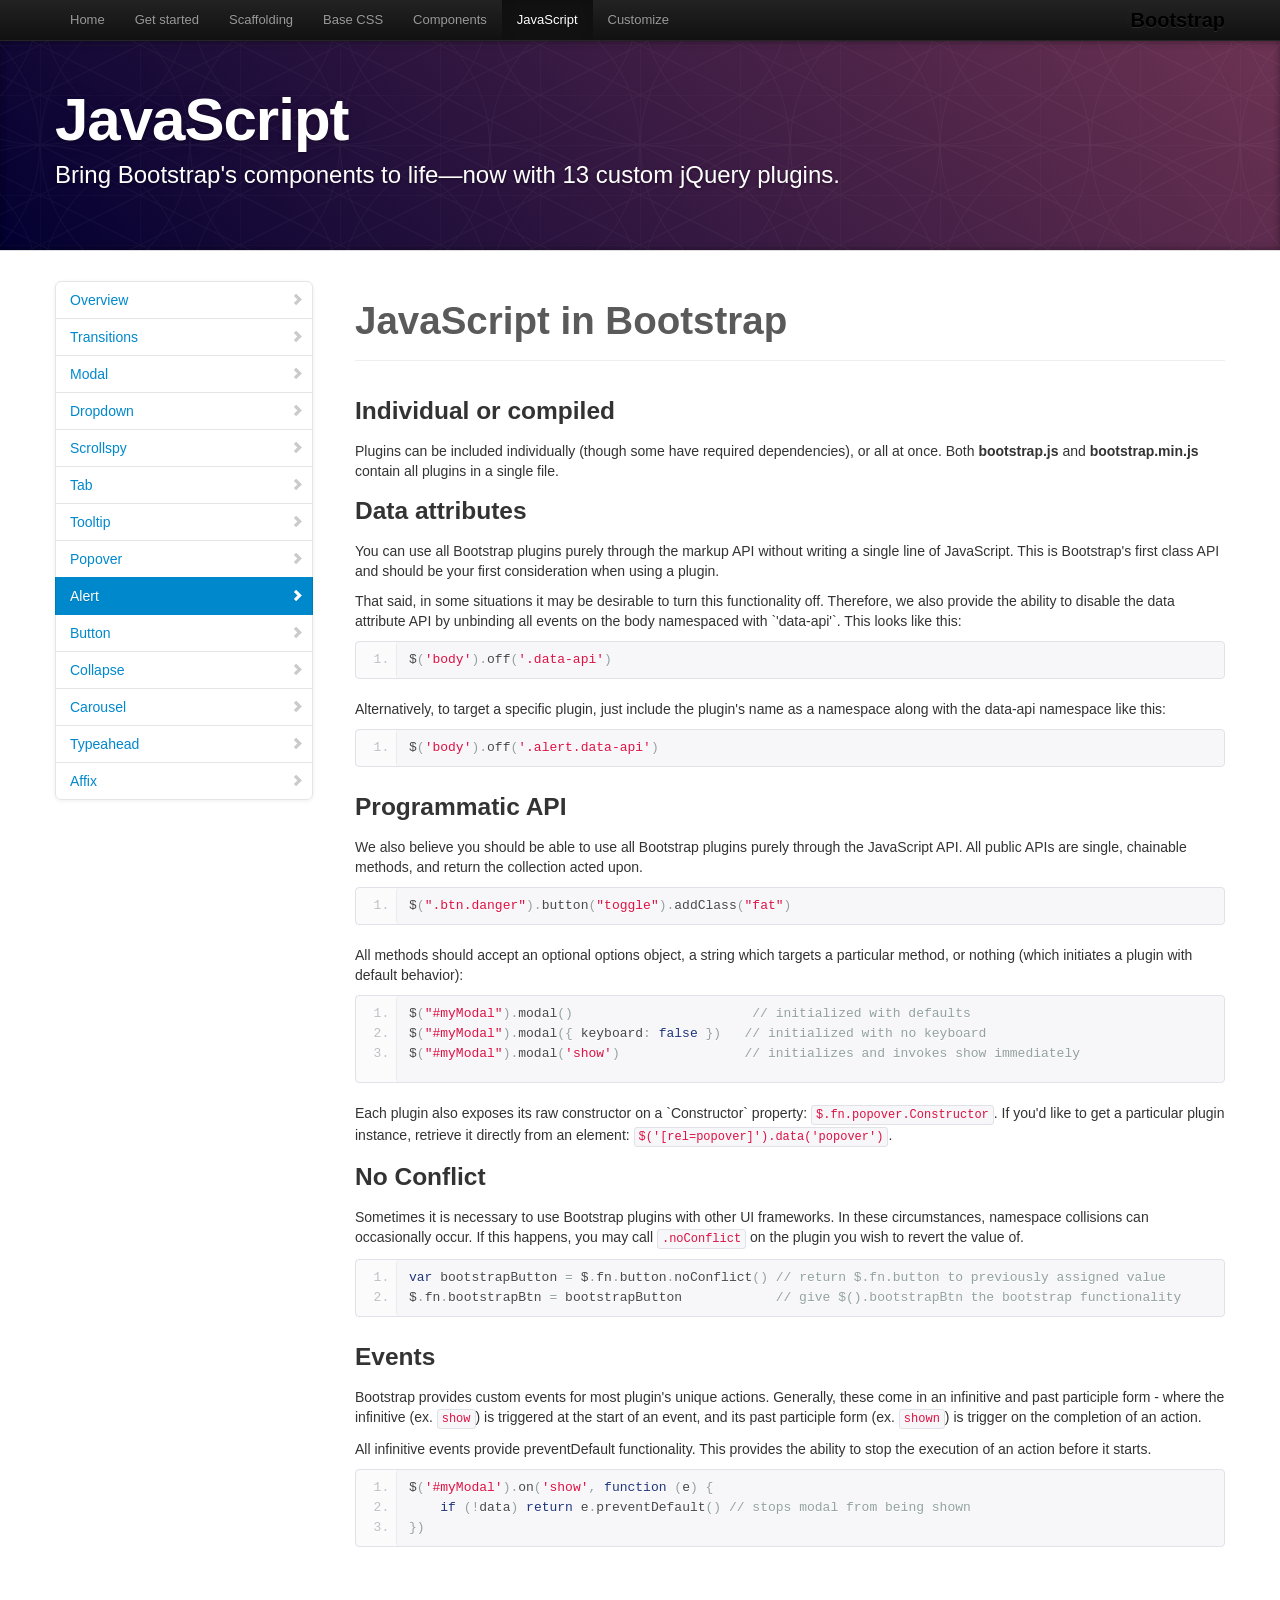
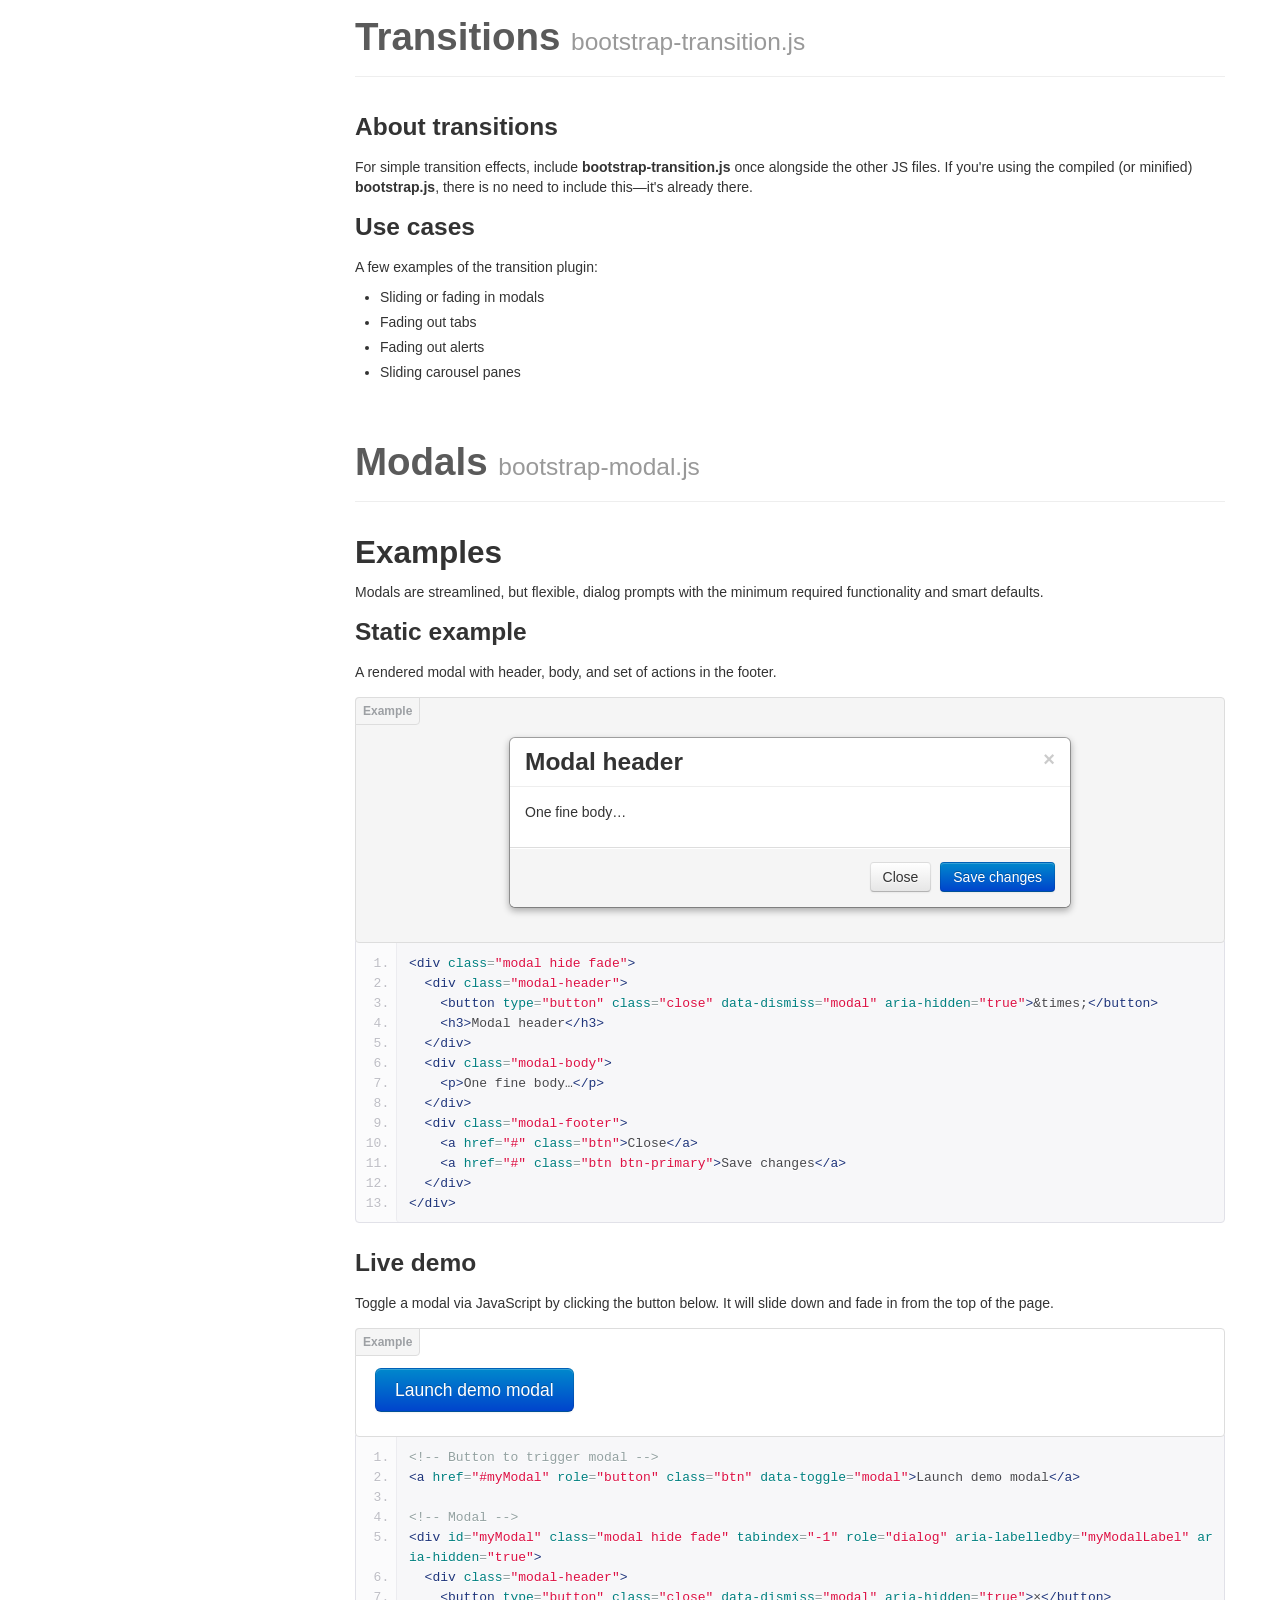
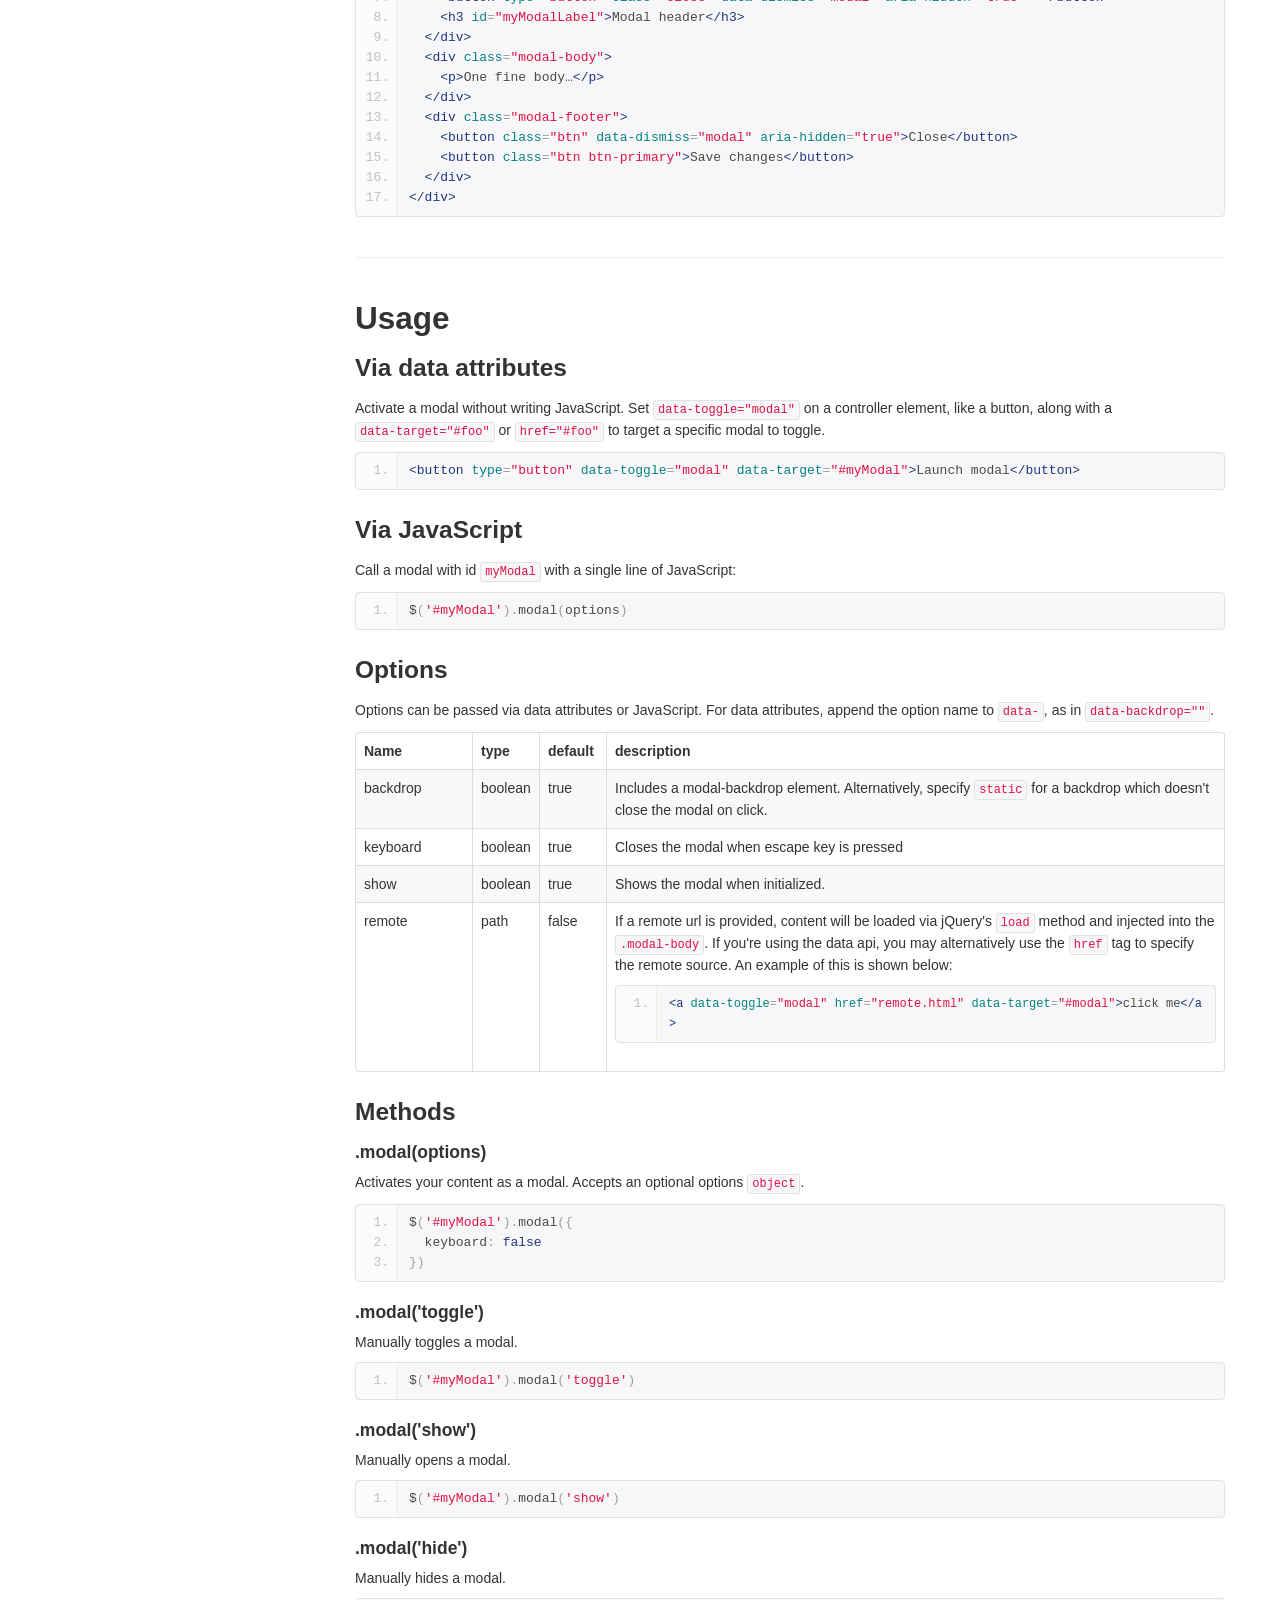
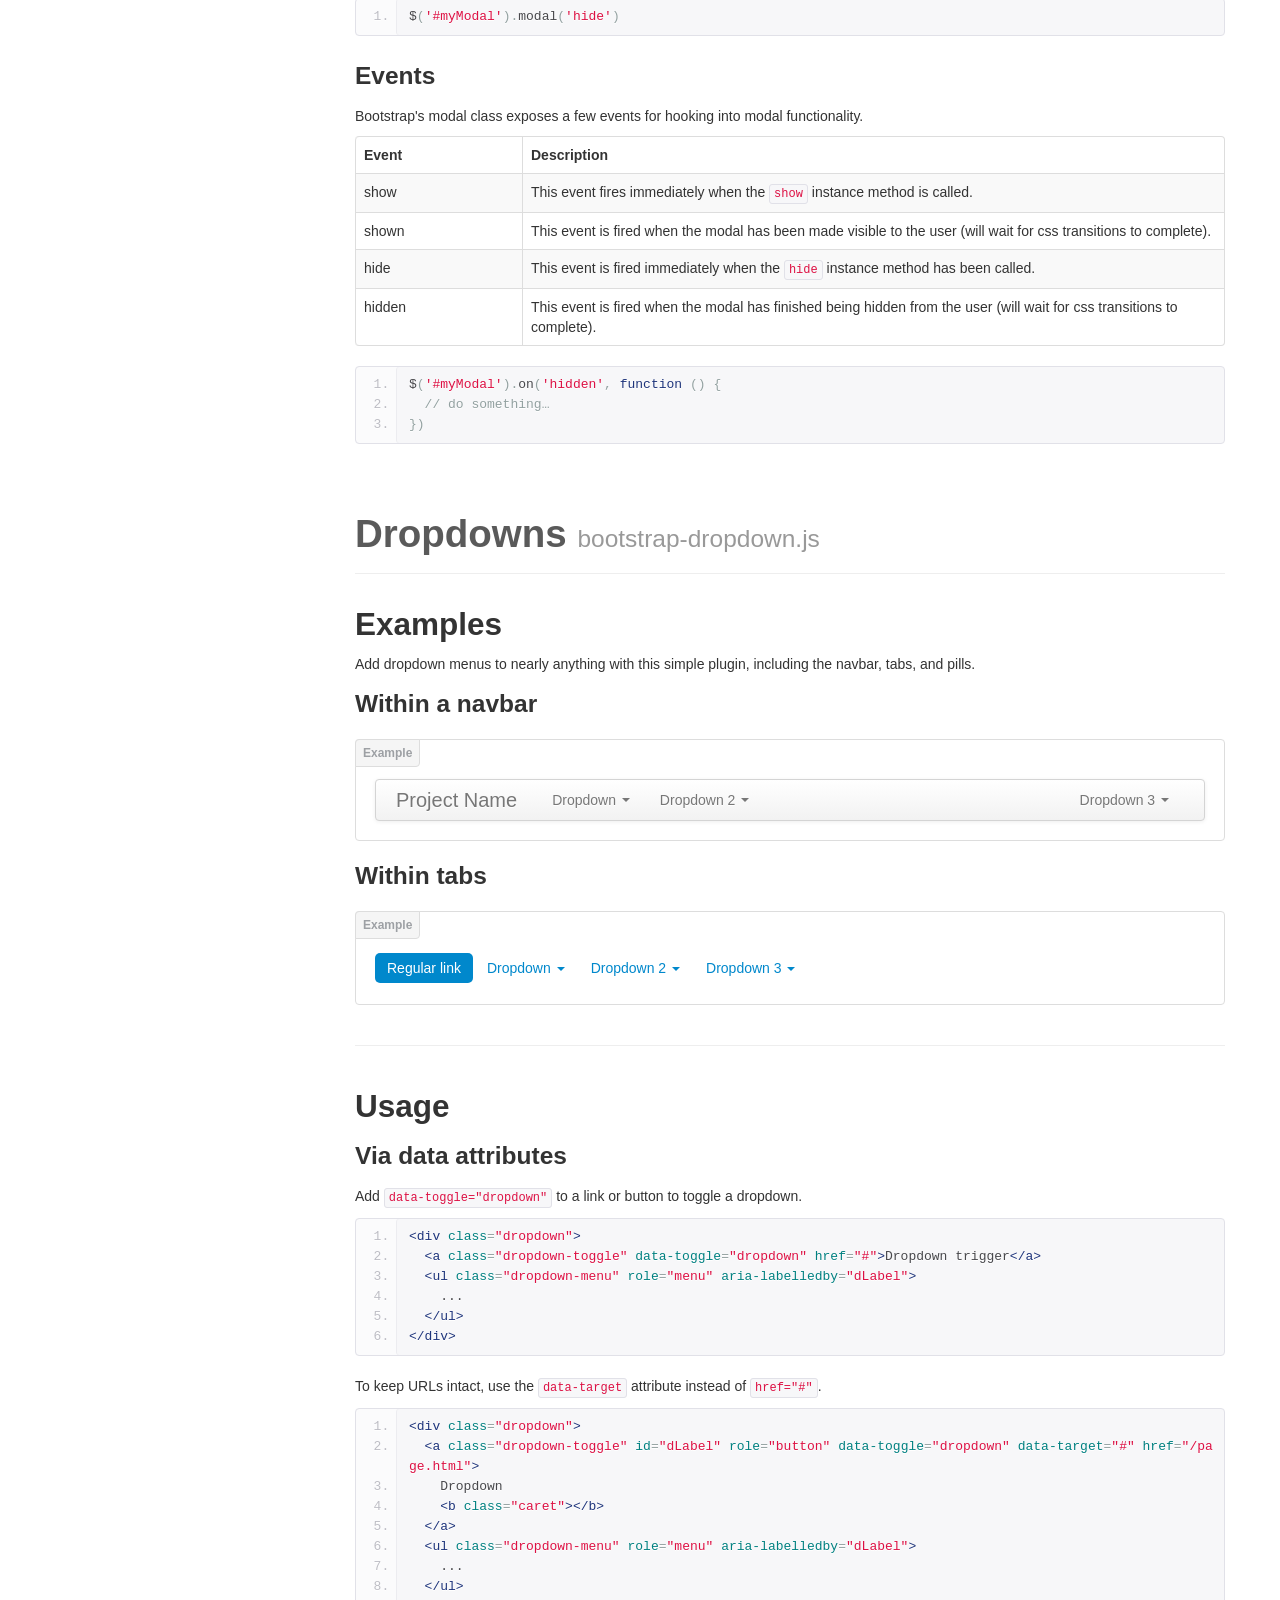
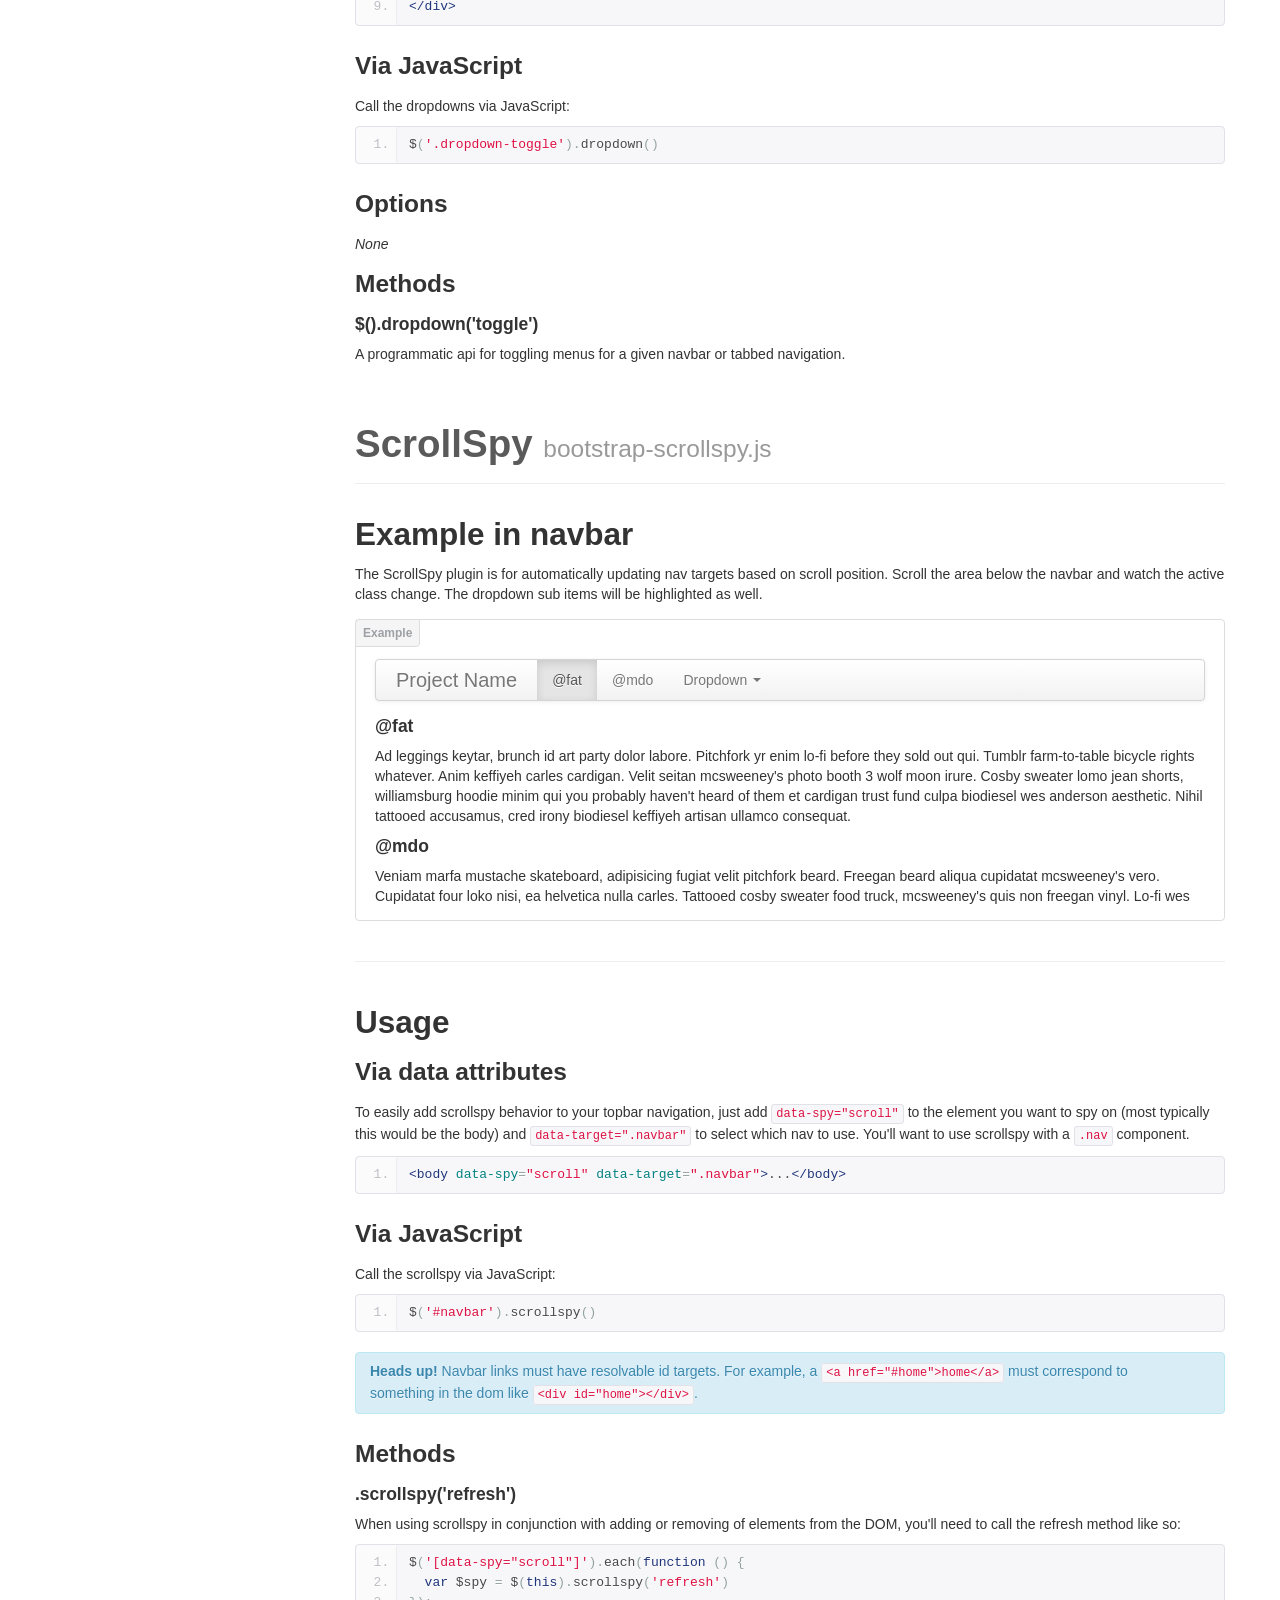
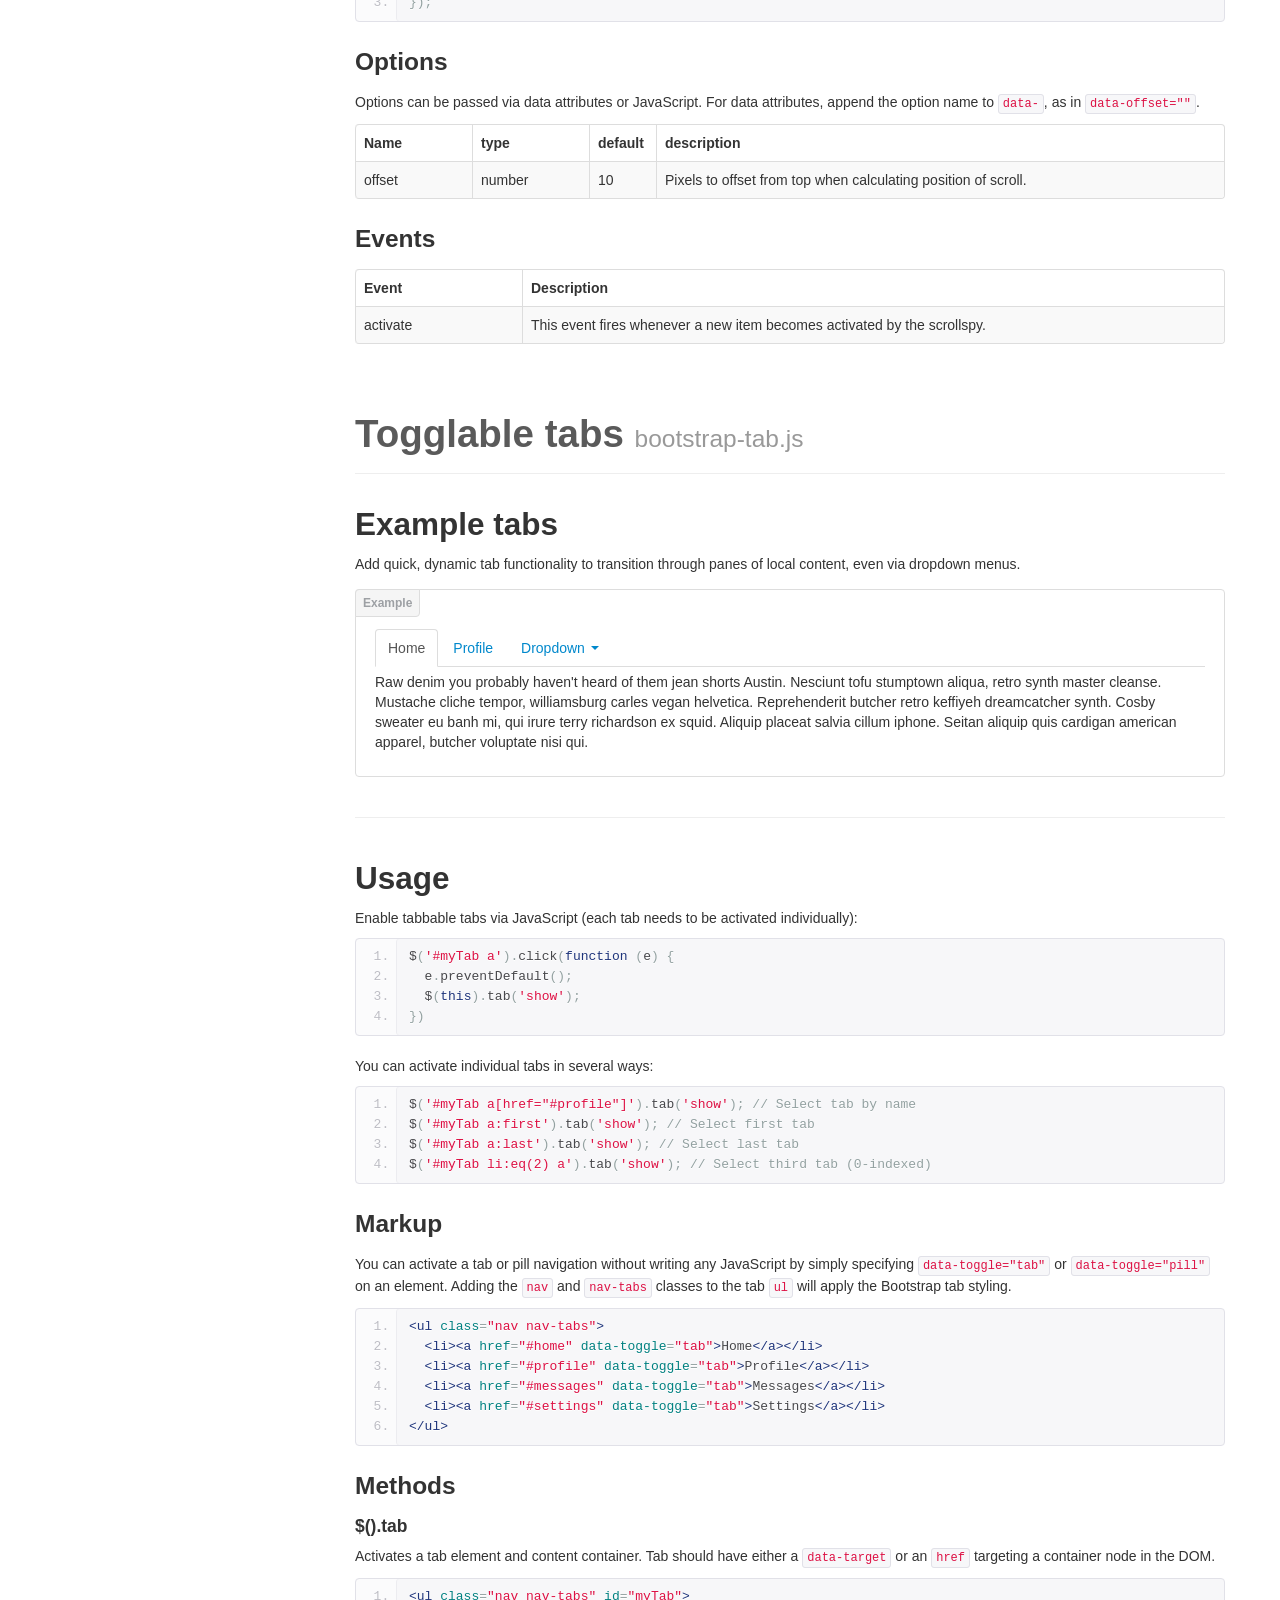
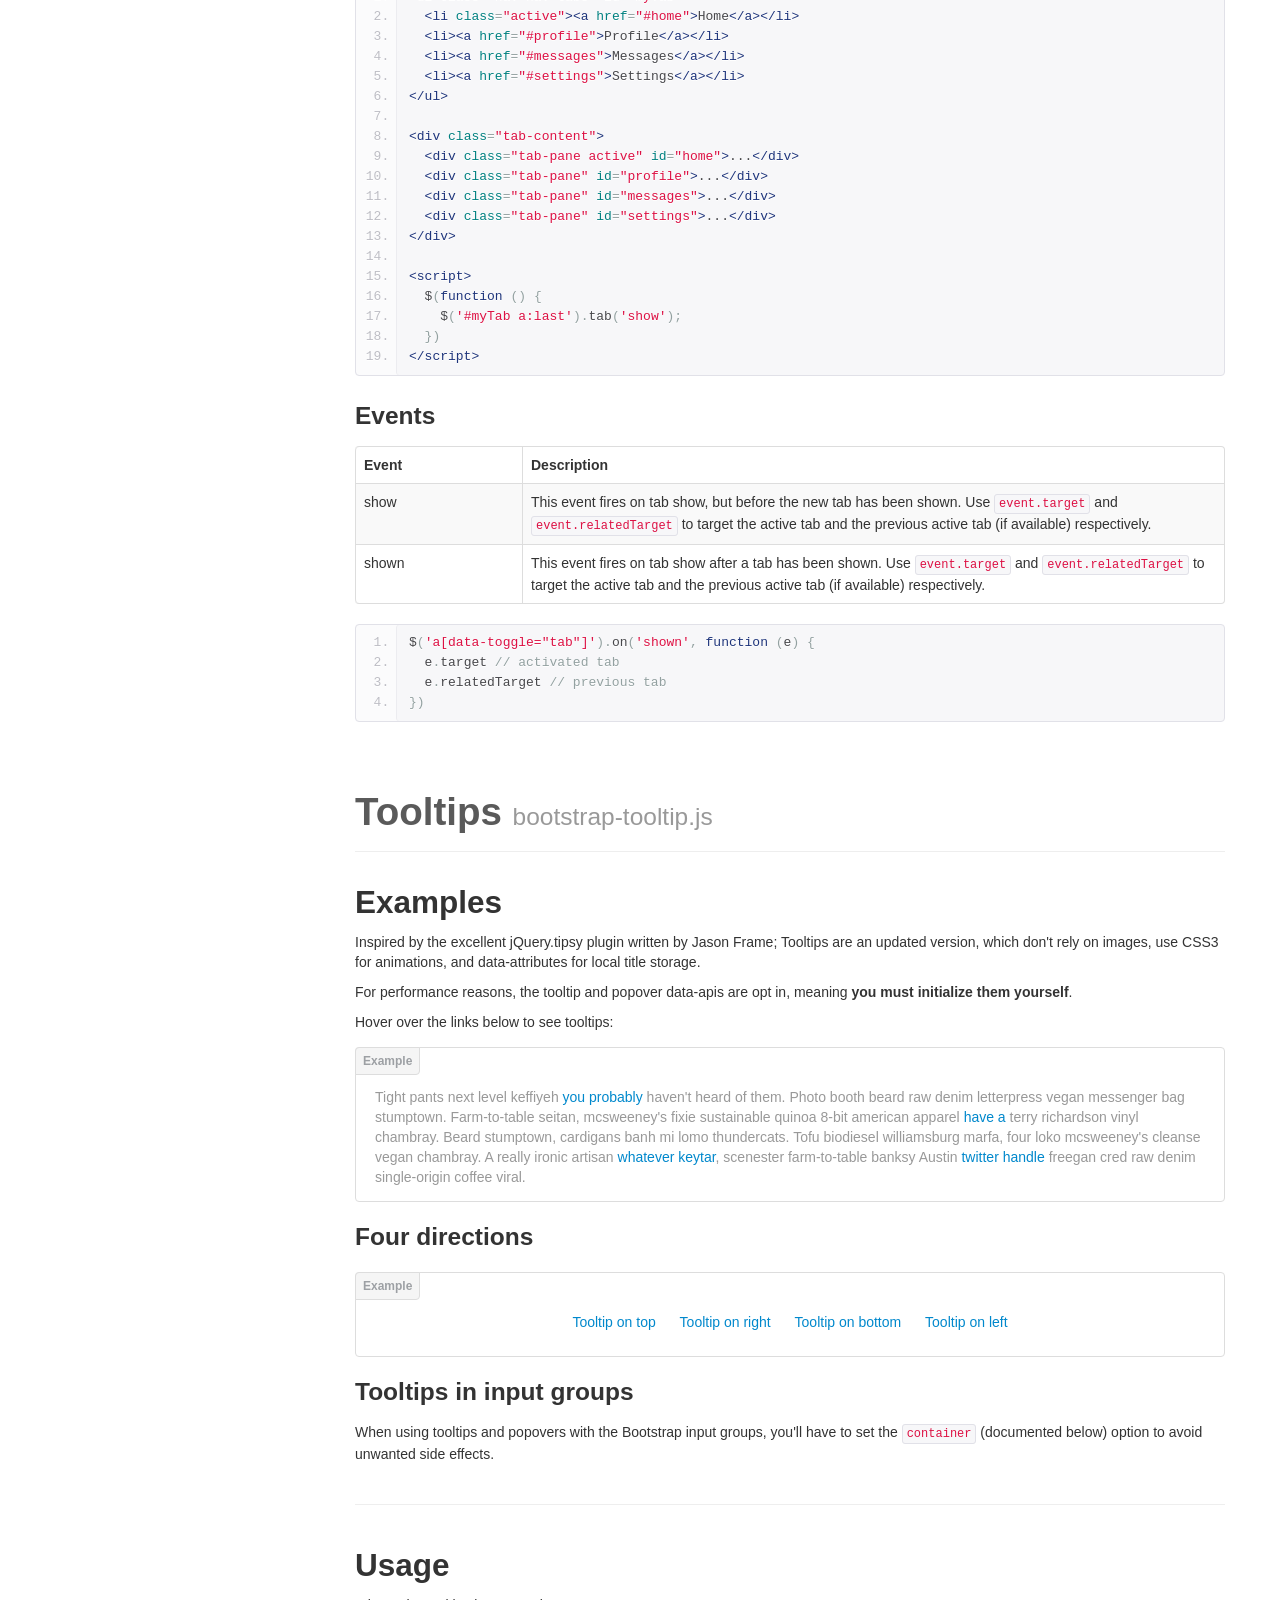
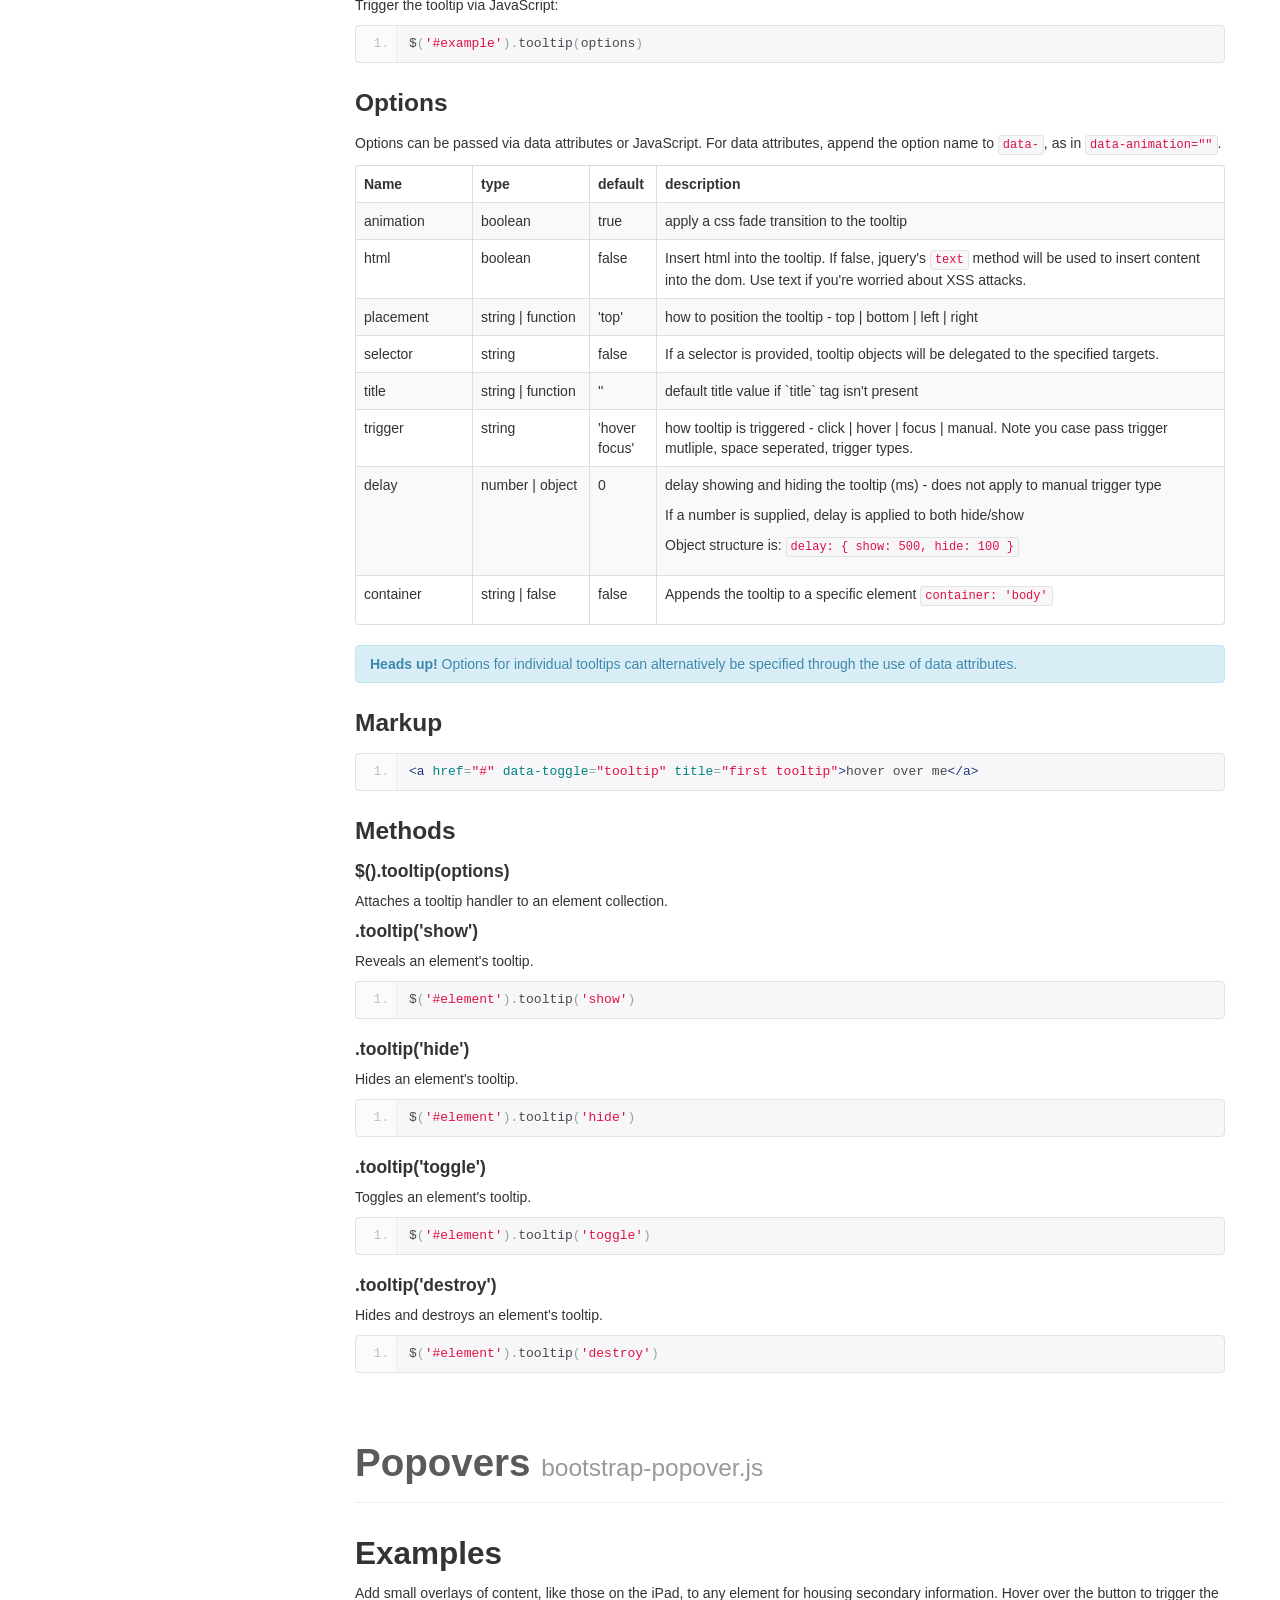
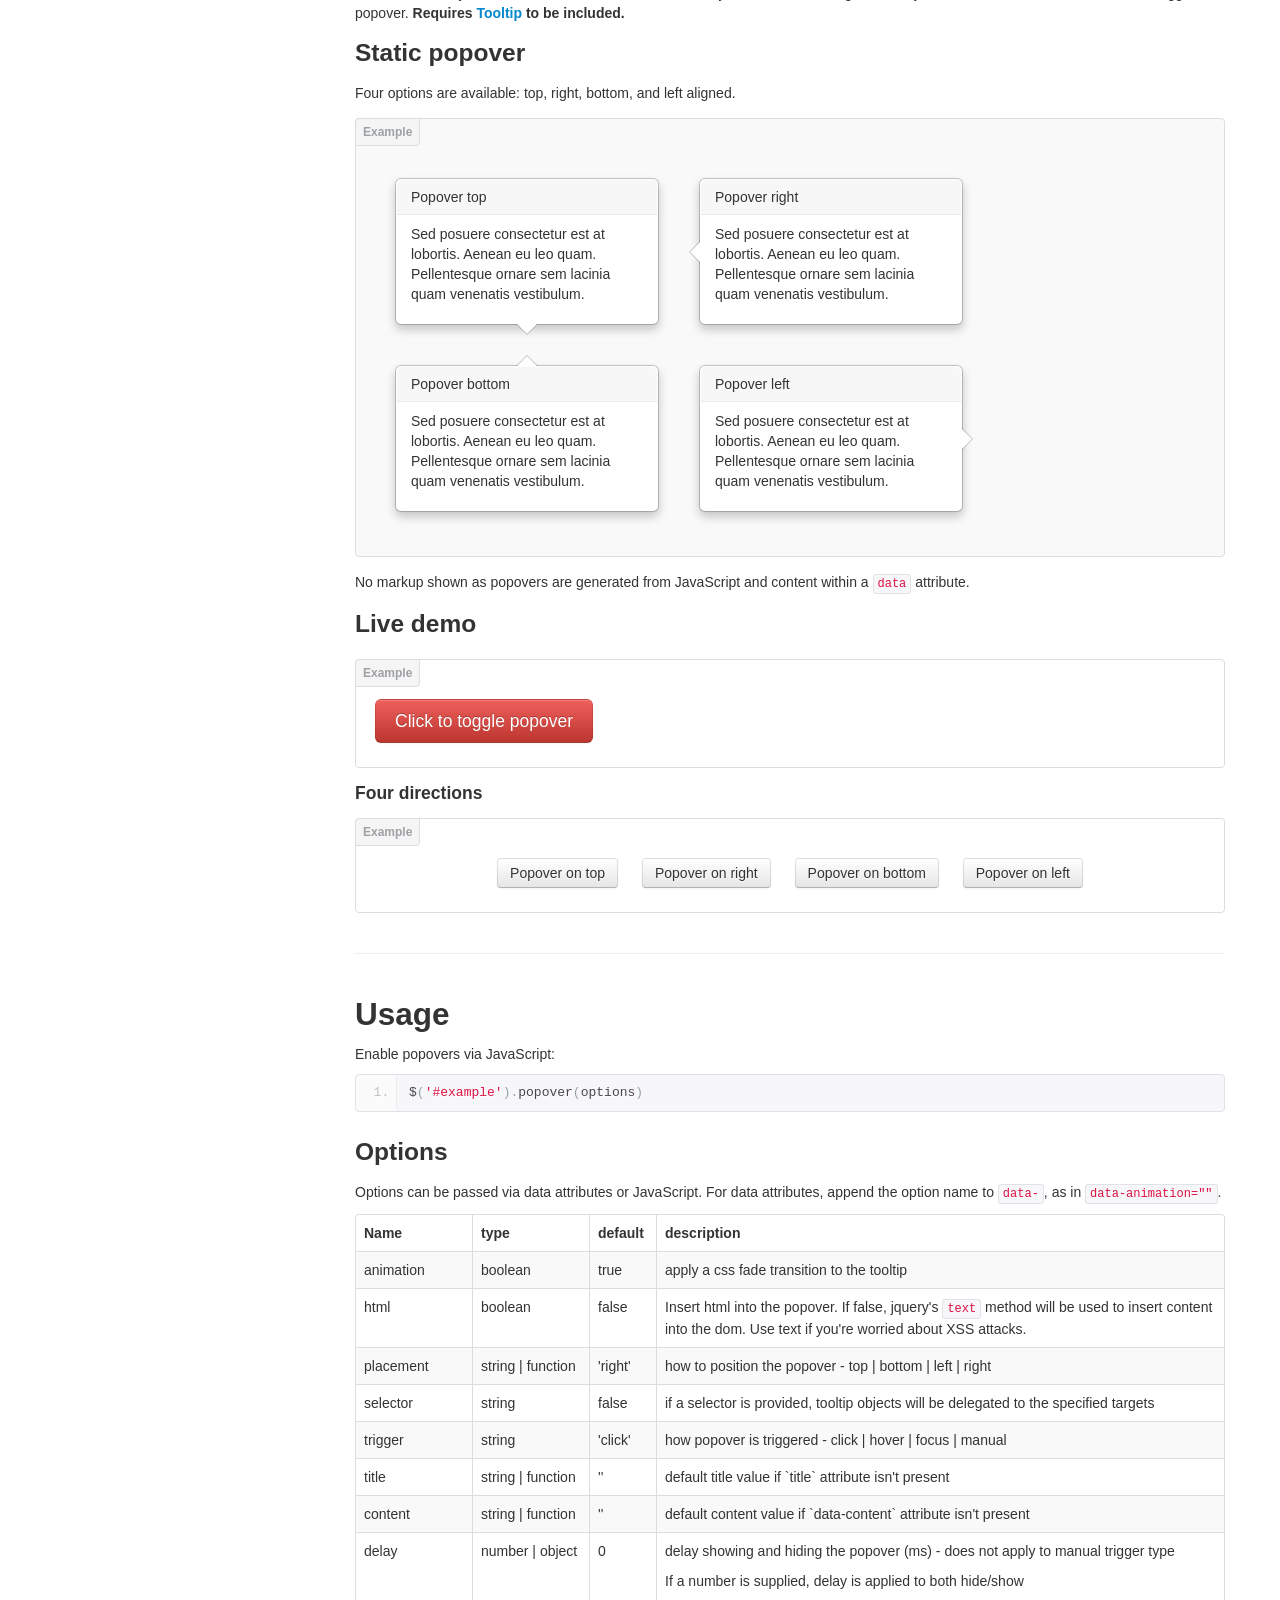
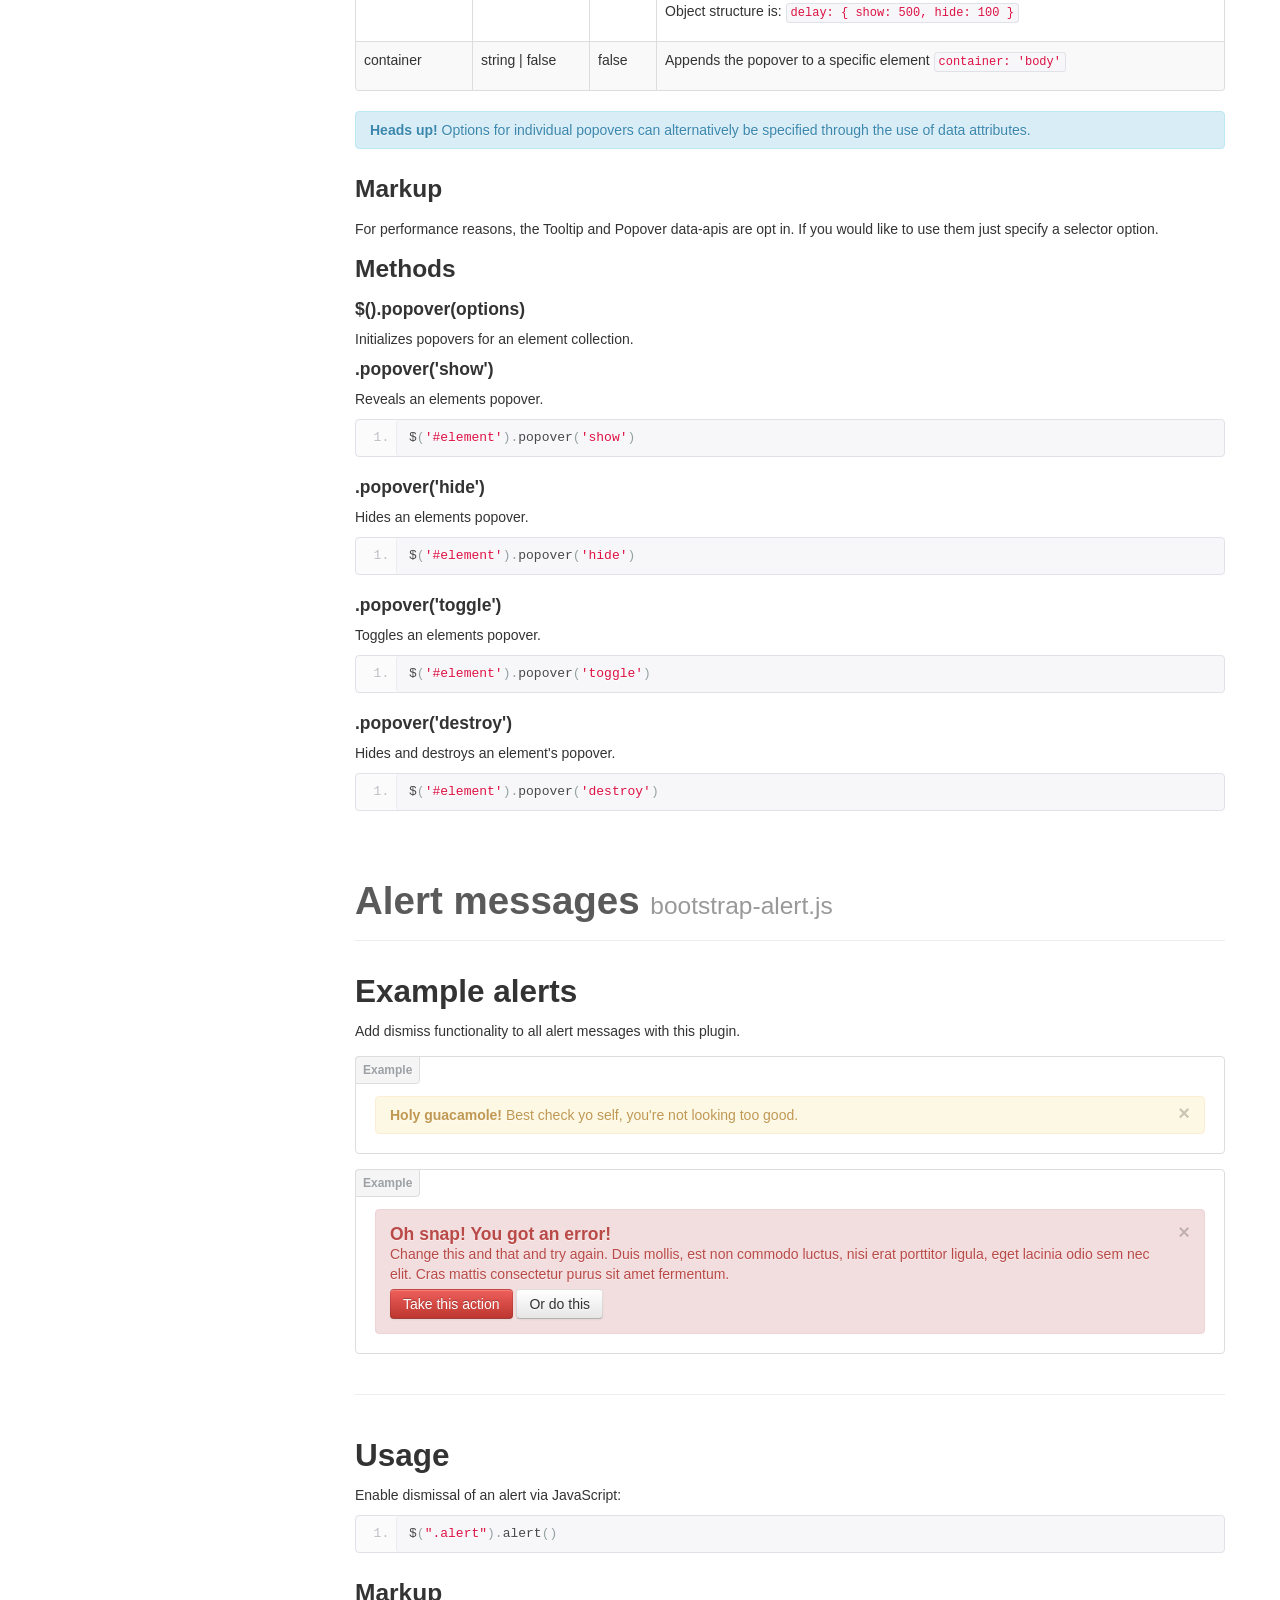
<file: bootstrap/docs/javascript.html>
<!DOCTYPE html>
<html lang="en">
  <head>
    <meta charset="utf-8">
    <title>Javascript · Bootstrap</title>
    <meta name="viewport" content="width=device-width, initial-scale=1.0">
    <meta name="description" content="">
    <meta name="author" content="">

    <!-- Le styles -->
    <link href="assets/css/bootstrap.css" rel="stylesheet">
    <link href="assets/css/bootstrap-responsive.css" rel="stylesheet">
    <link href="assets/css/docs.css" rel="stylesheet">
    <link href="assets/js/google-code-prettify/prettify.css" rel="stylesheet">

    <!-- Le HTML5 shim, for IE6-8 support of HTML5 elements -->
    <!--[if lt IE 9]>
      <script src="assets/js/html5shiv.js"></script>
    <![endif]-->

    <!-- Le fav and touch icons -->
    <link rel="apple-touch-icon-precomposed" sizes="144x144" href="assets/ico/apple-touch-icon-144-precomposed.png">
    <link rel="apple-touch-icon-precomposed" sizes="114x114" href="assets/ico/apple-touch-icon-114-precomposed.png">
      <link rel="apple-touch-icon-precomposed" sizes="72x72" href="assets/ico/apple-touch-icon-72-precomposed.png">
                    <link rel="apple-touch-icon-precomposed" href="assets/ico/apple-touch-icon-57-precomposed.png">
                                   <link rel="shortcut icon" href="assets/ico/favicon.png">

    <script type="text/javascript">
      var _gaq = _gaq || [];
      _gaq.push(['_setAccount', 'UA-146052-10']);
      _gaq.push(['_trackPageview']);
      (function() {
        var ga = document.createElement('script'); ga.type = 'text/javascript'; ga.async = true;
        ga.src = ('https:' == document.location.protocol ? 'https://ssl' : 'http://www') + '.google-analytics.com/ga.js';
        var s = document.getElementsByTagName('script')[0]; s.parentNode.insertBefore(ga, s);
      })();
    </script>
  </head>

  <body data-spy="scroll" data-target=".bs-docs-sidebar">

    <!-- Navbar
    ================================================== -->
    <div class="navbar navbar-inverse navbar-fixed-top">
      <div class="navbar-inner">
        <div class="container">
          <button type="button" class="btn btn-navbar" data-toggle="collapse" data-target=".nav-collapse">
            <span class="icon-bar"></span>
            <span class="icon-bar"></span>
            <span class="icon-bar"></span>
          </button>
          <a class="brand" href="./index.html">Bootstrap</a>
          <div class="nav-collapse collapse">
            <ul class="nav">
              <li class="">
                <a href="./index.html">Home</a>
              </li>
              <li class="">
                <a href="./getting-started.html">Get started</a>
              </li>
              <li class="">
                <a href="./scaffolding.html">Scaffolding</a>
              </li>
              <li class="">
                <a href="./base-css.html">Base CSS</a>
              </li>
              <li class="">
                <a href="./components.html">Components</a>
              </li>
              <li class="active">
                <a href="./javascript.html">JavaScript</a>
              </li>
              <li class="">
                <a href="./customize.html">Customize</a>
              </li>
            </ul>
          </div>
        </div>
      </div>
    </div>

<!-- Subhead
================================================== -->
<header class="jumbotron subhead">
  <div class="container">
    <h1>JavaScript</h1>
    <p class="lead">Bring Bootstrap's components to life&mdash;now with 13 custom jQuery plugins.
  </div>
</header>

  <div class="container">

    <!-- Docs nav
    ================================================== -->
    <div class="row">
      <div class="span3 bs-docs-sidebar">
        <ul class="nav nav-list bs-docs-sidenav">
          <li><a href="#overview"><i class="icon-chevron-right"></i> Overview</a></li>
          <li><a href="#transitions"><i class="icon-chevron-right"></i> Transitions</a></li>
          <li><a href="#modals"><i class="icon-chevron-right"></i> Modal</a></li>
          <li><a href="#dropdowns"><i class="icon-chevron-right"></i> Dropdown</a></li>
          <li><a href="#scrollspy"><i class="icon-chevron-right"></i> Scrollspy</a></li>
          <li><a href="#tabs"><i class="icon-chevron-right"></i> Tab</a></li>
          <li><a href="#tooltips"><i class="icon-chevron-right"></i> Tooltip</a></li>
          <li><a href="#popovers"><i class="icon-chevron-right"></i> Popover</a></li>
          <li><a href="#alerts"><i class="icon-chevron-right"></i> Alert</a></li>
          <li><a href="#buttons"><i class="icon-chevron-right"></i> Button</a></li>
          <li><a href="#collapse"><i class="icon-chevron-right"></i> Collapse</a></li>
          <li><a href="#carousel"><i class="icon-chevron-right"></i> Carousel</a></li>
          <li><a href="#typeahead"><i class="icon-chevron-right"></i> Typeahead</a></li>
          <li><a href="#affix"><i class="icon-chevron-right"></i> Affix</a></li>
        </ul>
      </div>
      <div class="span9">


        <!-- Overview
        ================================================== -->
        <section id="overview">
          <div class="page-header">
            <h1>JavaScript in Bootstrap</h1>
          </div>

          <h3>Individual or compiled</h3>
          <p>Plugins can be included individually (though some have required dependencies), or all at once. Both <strong>bootstrap.js</strong> and <strong>bootstrap.min.js</strong> contain all plugins in a single file.</p>

          <h3>Data attributes</h3>
          <p>You can use all Bootstrap plugins purely through the markup API without writing a single line of JavaScript. This is Bootstrap's first class API and should be your first consideration when using a plugin.</p>

          <p>That said, in some situations it may be desirable to turn this functionality off. Therefore, we also provide the ability to disable the data attribute API by unbinding all events on the body namespaced with `'data-api'`. This looks like this:
          <pre class="prettyprint linenums">$('body').off('.data-api')</pre>

          <p>Alternatively, to target a specific plugin, just include the plugin's name as a namespace along with the data-api namespace like this:</p>
          <pre class="prettyprint linenums">$('body').off('.alert.data-api')</pre>

          <h3>Programmatic API</h3>
          <p>We also believe you should be able to use all Bootstrap plugins purely through the JavaScript API. All public APIs are single, chainable methods, and return the collection acted upon.</p>
          <pre class="prettyprint linenums">$(".btn.danger").button("toggle").addClass("fat")</pre>
          <p>All methods should accept an optional options object, a string which targets a particular method, or nothing (which initiates a plugin with default behavior):</p>
<pre class="prettyprint linenums">
$("#myModal").modal()                       // initialized with defaults
$("#myModal").modal({ keyboard: false })   // initialized with no keyboard
$("#myModal").modal('show')                // initializes and invokes show immediately</p>
</pre>
          <p>Each plugin also exposes its raw constructor on a `Constructor` property: <code>$.fn.popover.Constructor</code>. If you'd like to get a particular plugin instance, retrieve it directly from an element: <code>$('[rel=popover]').data('popover')</code>.</p>

          <h3>No Conflict</h3>
          <p>Sometimes it is necessary to use Bootstrap plugins with other UI frameworks. In these circumstances,  namespace collisions can occasionally occur. If this happens, you may call <code>.noConflict</code> on the plugin you wish to revert the value of.</p>

<pre class="prettyprint linenums">
var bootstrapButton = $.fn.button.noConflict() // return $.fn.button to previously assigned value
$.fn.bootstrapBtn = bootstrapButton            // give $().bootstrapBtn the bootstrap functionality
</pre>

          <h3>Events</h3>
          <p>Bootstrap provides custom events for most plugin's unique actions. Generally, these come in an infinitive and past participle form - where the infinitive (ex. <code>show</code>) is triggered at the start of an event, and its past participle form (ex. <code>shown</code>) is trigger on the completion of an action.</p>
          <p>All infinitive events provide preventDefault functionality. This provides the ability to stop the execution of an action before it starts.</p>
<pre class="prettyprint linenums">
$('#myModal').on('show', function (e) {
    if (!data) return e.preventDefault() // stops modal from being shown
})
</pre>
        </section>



        <!-- Transitions
        ================================================== -->
        <section id="transitions">
          <div class="page-header">
            <h1>Transitions <small>bootstrap-transition.js</small></h1>
          </div>
          <h3>About transitions</h3>
          <p>For simple transition effects, include <strong>bootstrap-transition.js</strong> once alongside the other JS files. If you're using the compiled (or minified) <strong>bootstrap.js</strong>, there is no need to include this&mdash;it's already there.</p>
          <h3>Use cases</h3>
          <p>A few examples of the transition plugin:</p>
          <ul>
            <li>Sliding or fading in modals</li>
            <li>Fading out tabs</li>
            <li>Fading out alerts</li>
            <li>Sliding carousel panes</li>
          </ul>

        </section>



        <!-- Modal
        ================================================== -->
        <section id="modals">
          <div class="page-header">
            <h1>Modals <small>bootstrap-modal.js</small></h1>
          </div>


          <h2>Examples</h2>
          <p>Modals are streamlined, but flexible, dialog prompts with the minimum required functionality and smart defaults.</p>

          <h3>Static example</h3>
          <p>A rendered modal with header, body, and set of actions in the footer.</p>
          <div class="bs-docs-example" style="background-color: #f5f5f5;">
            <div class="modal" style="position: relative; top: auto; left: auto; right: auto; margin: 0 auto 20px; z-index: 1; max-width: 100%;">
              <div class="modal-header">
                <button type="button" class="close" data-dismiss="modal" aria-hidden="true">&times;</button>
                <h3>Modal header</h3>
              </div>
              <div class="modal-body">
                <p>One fine body&hellip;</p>
              </div>
              <div class="modal-footer">
                <a href="#" class="btn">Close</a>
                <a href="#" class="btn btn-primary">Save changes</a>
              </div>
            </div>
          </div>
<pre class="prettyprint linenums">
&lt;div class="modal hide fade"&gt;
  &lt;div class="modal-header"&gt;
    &lt;button type="button" class="close" data-dismiss="modal" aria-hidden="true"&gt;&amp;times;&lt;/button&gt;
    &lt;h3&gt;Modal header&lt;/h3&gt;
  &lt;/div&gt;
  &lt;div class="modal-body"&gt;
    &lt;p&gt;One fine body&hellip;&lt;/p&gt;
  &lt;/div&gt;
  &lt;div class="modal-footer"&gt;
    &lt;a href="#" class="btn"&gt;Close&lt;/a&gt;
    &lt;a href="#" class="btn btn-primary"&gt;Save changes&lt;/a&gt;
  &lt;/div&gt;
&lt;/div&gt;
</pre>

          <h3>Live demo</h3>
          <p>Toggle a modal via JavaScript by clicking the button below. It will slide down and fade in from the top of the page.</p>
          <!-- sample modal content -->
          <div id="myModal" class="modal hide fade" tabindex="-1" role="dialog" aria-labelledby="myModalLabel" aria-hidden="true">
            <div class="modal-header">
              <button type="button" class="close" data-dismiss="modal" aria-hidden="true">&times;</button>
              <h3 id="myModalLabel">Modal Heading</h3>
            </div>
            <div class="modal-body">
              <h4>Text in a modal</h4>
              <p>Duis mollis, est non commodo luctus, nisi erat porttitor ligula, eget lacinia odio sem.</p>

              <h4>Popover in a modal</h4>
              <p>This <a href="#" role="button" class="btn popover-test" title="A Title" data-content="And here's some amazing content. It's very engaging. right?">button</a> should trigger a popover on click.</p>

              <h4>Tooltips in a modal</h4>
              <p><a href="#" class="tooltip-test" title="Tooltip">This link</a> and <a href="#" class="tooltip-test" title="Tooltip">that link</a> should have tooltips on hover.</p>

              <hr>

              <h4>Overflowing text to show optional scrollbar</h4>
              <p>We set a fixed <code>max-height</code> on the <code>.modal-body</code>. Watch it overflow with all this extra lorem ipsum text we've included.</p>
              <p>Cras mattis consectetur purus sit amet fermentum. Cras justo odio, dapibus ac facilisis in, egestas eget quam. Morbi leo risus, porta ac consectetur ac, vestibulum at eros.</p>
              <p>Praesent commodo cursus magna, vel scelerisque nisl consectetur et. Vivamus sagittis lacus vel augue laoreet rutrum faucibus dolor auctor.</p>
              <p>Aenean lacinia bibendum nulla sed consectetur. Praesent commodo cursus magna, vel scelerisque nisl consectetur et. Donec sed odio dui. Donec ullamcorper nulla non metus auctor fringilla.</p>
              <p>Cras mattis consectetur purus sit amet fermentum. Cras justo odio, dapibus ac facilisis in, egestas eget quam. Morbi leo risus, porta ac consectetur ac, vestibulum at eros.</p>
              <p>Praesent commodo cursus magna, vel scelerisque nisl consectetur et. Vivamus sagittis lacus vel augue laoreet rutrum faucibus dolor auctor.</p>
              <p>Aenean lacinia bibendum nulla sed consectetur. Praesent commodo cursus magna, vel scelerisque nisl consectetur et. Donec sed odio dui. Donec ullamcorper nulla non metus auctor fringilla.</p>
            </div>
            <div class="modal-footer">
              <button class="btn" data-dismiss="modal">Close</button>
              <button class="btn btn-primary">Save changes</button>
            </div>
          </div>
          <div class="bs-docs-example" style="padding-bottom: 24px;">
            <a data-toggle="modal" href="#myModal" class="btn btn-primary btn-large">Launch demo modal</a>
          </div>
<pre class="prettyprint linenums">
&lt!-- Button to trigger modal --&gt;
&lt;a href="#myModal" role="button" class="btn" data-toggle="modal"&gt;Launch demo modal&lt;/a&gt;

&lt!-- Modal --&gt;
&lt;div id="myModal" class="modal hide fade" tabindex="-1" role="dialog" aria-labelledby="myModalLabel" aria-hidden="true"&gt;
  &lt;div class="modal-header"&gt;
    &lt;button type="button" class="close" data-dismiss="modal" aria-hidden="true"&gt;&times;&lt;/button&gt;
    &lt;h3 id="myModalLabel"&gt;Modal header&lt;/h3&gt;
  &lt;/div&gt;
  &lt;div class="modal-body"&gt;
    &lt;p&gt;One fine body&hellip;&lt;/p&gt;
  &lt;/div&gt;
  &lt;div class="modal-footer"&gt;
    &lt;button class="btn" data-dismiss="modal" aria-hidden="true"&gt;Close&lt;/button&gt;
    &lt;button class="btn btn-primary"&gt;Save changes&lt;/button&gt;
  &lt;/div&gt;
&lt;/div&gt;
</pre>


          <hr class="bs-docs-separator">


          <h2>Usage</h2>

          <h3>Via data attributes</h3>
          <p>Activate a modal without writing JavaScript. Set <code>data-toggle="modal"</code> on a controller element, like a button, along with a <code>data-target="#foo"</code> or <code>href="#foo"</code> to target a specific modal to toggle.</p>
          <pre class="prettyprint linenums">&lt;button type="button" data-toggle="modal" data-target="#myModal"&gt;Launch modal&lt;/button&gt;</pre>

          <h3>Via JavaScript</h3>
          <p>Call a modal with id <code>myModal</code> with a single line of JavaScript:</p>
          <pre class="prettyprint linenums">$('#myModal').modal(options)</pre>

          <h3>Options</h3>
          <p>Options can be passed via data attributes or JavaScript. For data attributes, append the option name to <code>data-</code>, as in <code>data-backdrop=""</code>.</p>
          <table class="table table-bordered table-striped">
            <thead>
             <tr>
               <th style="width: 100px;">Name</th>
               <th style="width: 50px;">type</th>
               <th style="width: 50px;">default</th>
               <th>description</th>
             </tr>
            </thead>
            <tbody>
             <tr>
               <td>backdrop</td>
               <td>boolean</td>
               <td>true</td>
               <td>Includes a modal-backdrop element. Alternatively, specify <code>static</code> for a backdrop which doesn't close the modal on click.</td>
             </tr>
             <tr>
               <td>keyboard</td>
               <td>boolean</td>
               <td>true</td>
               <td>Closes the modal when escape key is pressed</td>
             </tr>
             <tr>
               <td>show</td>
               <td>boolean</td>
               <td>true</td>
               <td>Shows the modal when initialized.</td>
             </tr>
             <tr>
               <td>remote</td>
               <td>path</td>
               <td>false</td>
               <td><p>If a remote url is provided, content will be loaded via jQuery's <code>load</code> method and injected into the <code>.modal-body</code>. If you're using the data api, you may alternatively use the <code>href</code> tag to specify the remote source. An example of this is shown below:</p>
              <pre class="prettyprint linenums"><code>&lt;a data-toggle="modal" href="remote.html" data-target="#modal"&gt;click me&lt;/a&gt;</code></pre></td>
             </tr>
            </tbody>
          </table>

          <h3>Methods</h3>
          <h4>.modal(options)</h4>
          <p>Activates your content as a modal. Accepts an optional options <code>object</code>.</p>
<pre class="prettyprint linenums">
$('#myModal').modal({
  keyboard: false
})
</pre>
          <h4>.modal('toggle')</h4>
          <p>Manually toggles a modal.</p>
          <pre class="prettyprint linenums">$('#myModal').modal('toggle')</pre>
          <h4>.modal('show')</h4>
          <p>Manually opens a modal.</p>
          <pre class="prettyprint linenums">$('#myModal').modal('show')</pre>
          <h4>.modal('hide')</h4>
          <p>Manually hides a modal.</p>
          <pre class="prettyprint linenums">$('#myModal').modal('hide')</pre>
          <h3>Events</h3>
          <p>Bootstrap's modal class exposes a few events for hooking into modal functionality.</p>
          <table class="table table-bordered table-striped">
            <thead>
             <tr>
               <th style="width: 150px;">Event</th>
               <th>Description</th>
             </tr>
            </thead>
            <tbody>
             <tr>
               <td>show</td>
               <td>This event fires immediately when the <code>show</code> instance method is called.</td>
             </tr>
             <tr>
               <td>shown</td>
               <td>This event is fired when the modal has been made visible to the user (will wait for css transitions to complete).</td>
             </tr>
             <tr>
               <td>hide</td>
               <td>This event is fired immediately when the <code>hide</code> instance method has been called.</td>
             </tr>
             <tr>
               <td>hidden</td>
               <td>This event is fired when the modal has finished being hidden from the user (will wait for css transitions to complete).</td>
             </tr>
            </tbody>
          </table>
<pre class="prettyprint linenums">
$('#myModal').on('hidden', function () {
  // do something…
})
</pre>
        </section>



        <!-- Dropdowns
        ================================================== -->
        <section id="dropdowns">
          <div class="page-header">
            <h1>Dropdowns <small>bootstrap-dropdown.js</small></h1>
          </div>


          <h2>Examples</h2>
          <p>Add dropdown menus to nearly anything with this simple plugin, including the navbar, tabs, and pills.</p>

          <h3>Within a navbar</h3>
          <div class="bs-docs-example">
            <div id="navbar-example" class="navbar navbar-static">
              <div class="navbar-inner">
                <div class="container" style="width: auto;">
                  <a class="brand" href="#">Project Name</a>
                  <ul class="nav" role="navigation">
                    <li class="dropdown">
                      <a id="drop1" href="#" role="button" class="dropdown-toggle" data-toggle="dropdown">Dropdown <b class="caret"></b></a>
                      <ul class="dropdown-menu" role="menu" aria-labelledby="drop1">
                        <li role="presentation"><a role="menuitem" tabindex="-1" href="http://google.com">Action</a></li>
                        <li role="presentation"><a role="menuitem" tabindex="-1" href="#anotherAction">Another action</a></li>
                        <li role="presentation"><a role="menuitem" tabindex="-1" href="#">Something else here</a></li>
                        <li role="presentation" class="divider"></li>
                        <li role="presentation"><a role="menuitem" tabindex="-1" href="#">Separated link</a></li>
                      </ul>
                    </li>
                    <li class="dropdown">
                      <a href="#" id="drop2" role="button" class="dropdown-toggle" data-toggle="dropdown">Dropdown 2 <b class="caret"></b></a>
                      <ul class="dropdown-menu" role="menu" aria-labelledby="drop2">
                        <li role="presentation"><a role="menuitem" tabindex="-1" href="#">Action</a></li>
                        <li role="presentation"><a role="menuitem" tabindex="-1" href="#">Another action</a></li>
                        <li role="presentation"><a role="menuitem" tabindex="-1" href="#">Something else here</a></li>
                        <li role="presentation" class="divider"></li>
                        <li role="presentation"><a role="menuitem" tabindex="-1" href="#">Separated link</a></li>
                      </ul>
                    </li>
                  </ul>
                  <ul class="nav pull-right">
                    <li id="fat-menu" class="dropdown">
                      <a href="#" id="drop3" role="button" class="dropdown-toggle" data-toggle="dropdown">Dropdown 3 <b class="caret"></b></a>
                      <ul class="dropdown-menu" role="menu" aria-labelledby="drop3">
                        <li role="presentation"><a role="menuitem" tabindex="-1" href="#">Action</a></li>
                        <li role="presentation"><a role="menuitem" tabindex="-1" href="#">Another action</a></li>
                        <li role="presentation"><a role="menuitem" tabindex="-1" href="#">Something else here</a></li>
                        <li role="presentation" class="divider"></li>
                        <li role="presentation"><a role="menuitem" tabindex="-1" href="#">Separated link</a></li>
                      </ul>
                    </li>
                  </ul>
                </div>
              </div>
            </div> <!-- /navbar-example -->
          </div> 

          <h3>Within tabs</h3>
          <div class="bs-docs-example">
            <ul class="nav nav-pills">
              <li class="active"><a href="#">Regular link</a></li>
              <li class="dropdown">
                <a class="dropdown-toggle" id="drop4" role="button" data-toggle="dropdown" href="#">Dropdown <b class="caret"></b></a>
                <ul id="menu1" class="dropdown-menu" role="menu" aria-labelledby="drop4">
                  <li role="presentation"><a role="menuitem" tabindex="-1" href="#">Action</a></li>
                  <li role="presentation"><a role="menuitem" tabindex="-1" href="#">Another action</a></li>
                  <li role="presentation"><a role="menuitem" tabindex="-1" href="#">Something else here</a></li>
                  <li role="presentation" class="divider"></li>
                  <li role="presentation"><a role="menuitem" tabindex="-1" href="#">Separated link</a></li>
                </ul>
              </li>
              <li class="dropdown">
                <a class="dropdown-toggle" id="drop5" role="button" data-toggle="dropdown" href="#">Dropdown 2 <b class="caret"></b></a>
                <ul id="menu2" class="dropdown-menu" role="menu" aria-labelledby="drop5">
                  <li role="presentation"><a role="menuitem" tabindex="-1" href="#">Action</a></li>
                  <li role="presentation"><a role="menuitem" tabindex="-1" href="#">Another action</a></li>
                  <li role="presentation"><a role="menuitem" tabindex="-1" href="#">Something else here</a></li>
                  <li role="presentation" class="divider"></li>
                  <li role="presentation"><a role="menuitem" tabindex="-1" href="#">Separated link</a></li>
                </ul>
              </li>
              <li class="dropdown">
                <a class="dropdown-toggle" id="drop5" role="button" data-toggle="dropdown" href="#">Dropdown 3 <b class="caret"></b></a>
                <ul id="menu3" class="dropdown-menu" role="menu" aria-labelledby="drop5">
                  <li role="presentation"><a role="menuitem" tabindex="-1" href="#">Action</a></li>
                  <li role="presentation"><a role="menuitem" tabindex="-1" href="#">Another action</a></li>
                  <li role="presentation"><a role="menuitem" tabindex="-1" href="#">Something else here</a></li>
                  <li role="presentation" class="divider"></li>
                  <li role="presentation"><a role="menuitem" tabindex="-1" href="#">Separated link</a></li>
                </ul>
              </li>
            </ul> <!-- /tabs -->
          </div> 


          <hr class="bs-docs-separator">


          <h2>Usage</h2>

          <h3>Via data attributes</h3>
          <p>Add <code>data-toggle="dropdown"</code> to a link or button to toggle a dropdown.</p>
<pre class="prettyprint linenums">
&lt;div class="dropdown"&gt;
  &lt;a class="dropdown-toggle" data-toggle="dropdown" href="#"&gt;Dropdown trigger&lt;/a&gt;
  &lt;ul class="dropdown-menu" role="menu" aria-labelledby="dLabel"&gt;
    ...
  &lt;/ul&gt;
&lt;/div&gt;
</pre>
          <p>To keep URLs intact, use the <code>data-target</code> attribute instead of <code>href="#"</code>.</p>
<pre class="prettyprint linenums">
&lt;div class="dropdown"&gt;
  &lt;a class="dropdown-toggle" id="dLabel" role="button" data-toggle="dropdown" data-target="#" href="/page.html"&gt;
    Dropdown
    &lt;b class="caret"&gt;&lt;/b&gt;
  &lt;/a&gt;
  &lt;ul class="dropdown-menu" role="menu" aria-labelledby="dLabel"&gt;
    ...
  &lt;/ul&gt;
&lt;/div&gt;
</pre>

          <h3>Via JavaScript</h3>
          <p>Call the dropdowns via JavaScript:</p>
          <pre class="prettyprint linenums">$('.dropdown-toggle').dropdown()</pre>

          <h3>Options</h3>
          <p><em>None</em></p>

          <h3>Methods</h3>
          <h4>$().dropdown('toggle')</h4>
          <p>A programmatic api for toggling menus for a given navbar or tabbed navigation.</p>
        </section>



        <!-- ScrollSpy
        ================================================== -->
        <section id="scrollspy">
          <div class="page-header">
            <h1>ScrollSpy <small>bootstrap-scrollspy.js</small></h1>
          </div>


          <h2>Example in navbar</h2>
          <p>The ScrollSpy plugin is for automatically updating nav targets based on scroll position. Scroll the area below the navbar and watch the active class change. The dropdown sub items will be highlighted as well.</p>
          <div class="bs-docs-example">
            <div id="navbarExample" class="navbar navbar-static">
              <div class="navbar-inner">
                <div class="container" style="width: auto;">
                  <a class="brand" href="#">Project Name</a>
                  <ul class="nav">
                    <li><a href="#fat">@fat</a></li>
                    <li><a href="#mdo">@mdo</a></li>
                    <li class="dropdown">
                      <a href="#" class="dropdown-toggle" data-toggle="dropdown">Dropdown <b class="caret"></b></a>
                      <ul class="dropdown-menu">
                        <li><a href="#one">one</a></li>
                        <li><a href="#two">two</a></li>
                        <li class="divider"></li>
                        <li><a href="#three">three</a></li>
                      </ul>
                    </li>
                  </ul>
                </div>
              </div>
            </div>
            <div data-spy="scroll" data-target="#navbarExample" data-offset="0" class="scrollspy-example">
              <h4 id="fat">@fat</h4>
              <p>Ad leggings keytar, brunch id art party dolor labore. Pitchfork yr enim lo-fi before they sold out qui. Tumblr farm-to-table bicycle rights whatever. Anim keffiyeh carles cardigan. Velit seitan mcsweeney's photo booth 3 wolf moon irure. Cosby sweater lomo jean shorts, williamsburg hoodie minim qui you probably haven't heard of them et cardigan trust fund culpa biodiesel wes anderson aesthetic. Nihil tattooed accusamus, cred irony biodiesel keffiyeh artisan ullamco consequat.</p>
              <h4 id="mdo">@mdo</h4>
              <p>Veniam marfa mustache skateboard, adipisicing fugiat velit pitchfork beard. Freegan beard aliqua cupidatat mcsweeney's vero. Cupidatat four loko nisi, ea helvetica nulla carles. Tattooed cosby sweater food truck, mcsweeney's quis non freegan vinyl. Lo-fi wes anderson +1 sartorial. Carles non aesthetic exercitation quis gentrify. Brooklyn adipisicing craft beer vice keytar deserunt.</p>
              <h4 id="one">one</h4>
              <p>Occaecat commodo aliqua delectus. Fap craft beer deserunt skateboard ea. Lomo bicycle rights adipisicing banh mi, velit ea sunt next level locavore single-origin coffee in magna veniam. High life id vinyl, echo park consequat quis aliquip banh mi pitchfork. Vero VHS est adipisicing. Consectetur nisi DIY minim messenger bag. Cred ex in, sustainable delectus consectetur fanny pack iphone.</p>
              <h4 id="two">two</h4>
              <p>In incididunt echo park, officia deserunt mcsweeney's proident master cleanse thundercats sapiente veniam. Excepteur VHS elit, proident shoreditch +1 biodiesel laborum craft beer. Single-origin coffee wayfarers irure four loko, cupidatat terry richardson master cleanse. Assumenda you probably haven't heard of them art party fanny pack, tattooed nulla cardigan tempor ad. Proident wolf nesciunt sartorial keffiyeh eu banh mi sustainable. Elit wolf voluptate, lo-fi ea portland before they sold out four loko. Locavore enim nostrud mlkshk brooklyn nesciunt.</p>
              <h4 id="three">three</h4>
              <p>Ad leggings keytar, brunch id art party dolor labore. Pitchfork yr enim lo-fi before they sold out qui. Tumblr farm-to-table bicycle rights whatever. Anim keffiyeh carles cardigan. Velit seitan mcsweeney's photo booth 3 wolf moon irure. Cosby sweater lomo jean shorts, williamsburg hoodie minim qui you probably haven't heard of them et cardigan trust fund culpa biodiesel wes anderson aesthetic. Nihil tattooed accusamus, cred irony biodiesel keffiyeh artisan ullamco consequat.</p>
              <p>Keytar twee blog, culpa messenger bag marfa whatever delectus food truck. Sapiente synth id assumenda. Locavore sed helvetica cliche irony, thundercats you probably haven't heard of them consequat hoodie gluten-free lo-fi fap aliquip. Labore elit placeat before they sold out, terry richardson proident brunch nesciunt quis cosby sweater pariatur keffiyeh ut helvetica artisan. Cardigan craft beer seitan readymade velit. VHS chambray laboris tempor veniam. Anim mollit minim commodo ullamco thundercats.
              </p>
            </div>
          </div>


          <hr class="bs-docs-separator">


          <h2>Usage</h2>

          <h3>Via data attributes</h3>
          <p>To easily add scrollspy behavior to your topbar navigation, just add <code>data-spy="scroll"</code> to the element you want to spy on (most typically this would be the body) and <code>data-target=".navbar"</code> to select which nav to use. You'll want to use scrollspy with a <code>.nav</code> component.</p>
          <pre class="prettyprint linenums">&lt;body data-spy="scroll" data-target=".navbar"&gt;...&lt;/body&gt;</pre>

          <h3>Via JavaScript</h3>
          <p>Call the scrollspy via JavaScript:</p>
          <pre class="prettyprint linenums">$('#navbar').scrollspy()</pre>

          <div class="alert alert-info">
            <strong>Heads up!</strong>
            Navbar links must have resolvable id targets. For example, a <code>&lt;a href="#home"&gt;home&lt;/a&gt;</code> must correspond to something in the dom like <code>&lt;div id="home"&gt;&lt;/div&gt;</code>.
          </div>

          <h3>Methods</h3>
          <h4>.scrollspy('refresh')</h4>
          <p>When using scrollspy in conjunction with adding or removing of elements from the DOM, you'll need to call the refresh method like so:</p>
<pre class="prettyprint linenums">
$('[data-spy="scroll"]').each(function () {
  var $spy = $(this).scrollspy('refresh')
});
</pre>

          <h3>Options</h3>
          <p>Options can be passed via data attributes or JavaScript. For data attributes, append the option name to <code>data-</code>, as in <code>data-offset=""</code>.</p>
          <table class="table table-bordered table-striped">
            <thead>
             <tr>
               <th style="width: 100px;">Name</th>
               <th style="width: 100px;">type</th>
               <th style="width: 50px;">default</th>
               <th>description</th>
             </tr>
            </thead>
            <tbody>
             <tr>
               <td>offset</td>
               <td>number</td>
               <td>10</td>
               <td>Pixels to offset from top when calculating position of scroll.</td>
             </tr>
            </tbody>
          </table>

          <h3>Events</h3>
          <table class="table table-bordered table-striped">
            <thead>
             <tr>
               <th style="width: 150px;">Event</th>
               <th>Description</th>
             </tr>
            </thead>
            <tbody>
             <tr>
               <td>activate</td>
               <td>This event fires whenever a new item becomes activated by the scrollspy.</td>
            </tr>
            </tbody>
          </table>
        </section>



        <!-- Tabs
        ================================================== -->
        <section id="tabs">
          <div class="page-header">
            <h1>Togglable tabs <small>bootstrap-tab.js</small></h1>
          </div>


          <h2>Example tabs</h2>
          <p>Add quick, dynamic tab functionality to transition through panes of local content, even via dropdown menus.</p>
          <div class="bs-docs-example">
            <ul id="myTab" class="nav nav-tabs">
              <li class="active"><a href="#home" data-toggle="tab">Home</a></li>
              <li><a href="#profile" data-toggle="tab">Profile</a></li>
              <li class="dropdown">
                <a href="#" class="dropdown-toggle" data-toggle="dropdown">Dropdown <b class="caret"></b></a>
                <ul class="dropdown-menu">
                  <li><a href="#dropdown1" data-toggle="tab">@fat</a></li>
                  <li><a href="#dropdown2" data-toggle="tab">@mdo</a></li>
                </ul>
              </li>
            </ul>
            <div id="myTabContent" class="tab-content">
              <div class="tab-pane fade in active" id="home">
                <p>Raw denim you probably haven't heard of them jean shorts Austin. Nesciunt tofu stumptown aliqua, retro synth master cleanse. Mustache cliche tempor, williamsburg carles vegan helvetica. Reprehenderit butcher retro keffiyeh dreamcatcher synth. Cosby sweater eu banh mi, qui irure terry richardson ex squid. Aliquip placeat salvia cillum iphone. Seitan aliquip quis cardigan american apparel, butcher voluptate nisi qui.</p>
              </div>
              <div class="tab-pane fade" id="profile">
                <p>Food truck fixie locavore, accusamus mcsweeney's marfa nulla single-origin coffee squid. Exercitation +1 labore velit, blog sartorial PBR leggings next level wes anderson artisan four loko farm-to-table craft beer twee. Qui photo booth letterpress, commodo enim craft beer mlkshk aliquip jean shorts ullamco ad vinyl cillum PBR. Homo nostrud organic, assumenda labore aesthetic magna delectus mollit. Keytar helvetica VHS salvia yr, vero magna velit sapiente labore stumptown. Vegan fanny pack odio cillum wes anderson 8-bit, sustainable jean shorts beard ut DIY ethical culpa terry richardson biodiesel. Art party scenester stumptown, tumblr butcher vero sint qui sapiente accusamus tattooed echo park.</p>
              </div>
              <div class="tab-pane fade" id="dropdown1">
                <p>Etsy mixtape wayfarers, ethical wes anderson tofu before they sold out mcsweeney's organic lomo retro fanny pack lo-fi farm-to-table readymade. Messenger bag gentrify pitchfork tattooed craft beer, iphone skateboard locavore carles etsy salvia banksy hoodie helvetica. DIY synth PBR banksy irony. Leggings gentrify squid 8-bit cred pitchfork. Williamsburg banh mi whatever gluten-free, carles pitchfork biodiesel fixie etsy retro mlkshk vice blog. Scenester cred you probably haven't heard of them, vinyl craft beer blog stumptown. Pitchfork sustainable tofu synth chambray yr.</p>
              </div>
              <div class="tab-pane fade" id="dropdown2">
                <p>Trust fund seitan letterpress, keytar raw denim keffiyeh etsy art party before they sold out master cleanse gluten-free squid scenester freegan cosby sweater. Fanny pack portland seitan DIY, art party locavore wolf cliche high life echo park Austin. Cred vinyl keffiyeh DIY salvia PBR, banh mi before they sold out farm-to-table VHS viral locavore cosby sweater. Lomo wolf viral, mustache readymade thundercats keffiyeh craft beer marfa ethical. Wolf salvia freegan, sartorial keffiyeh echo park vegan.</p>
              </div>
            </div>
          </div>


          <hr class="bs-docs-separator">


          <h2>Usage</h2>
          <p>Enable tabbable tabs via JavaScript (each tab needs to be activated individually):</p>
<pre class="prettyprint linenums">
$('#myTab a').click(function (e) {
  e.preventDefault();
  $(this).tab('show');
})</pre>
          <p>You can activate individual tabs in several ways:</p>
<pre class="prettyprint linenums">
$('#myTab a[href="#profile"]').tab('show'); // Select tab by name
$('#myTab a:first').tab('show'); // Select first tab
$('#myTab a:last').tab('show'); // Select last tab
$('#myTab li:eq(2) a').tab('show'); // Select third tab (0-indexed)
</pre>

          <h3>Markup</h3>
          <p>You can activate a tab or pill navigation without writing any JavaScript by simply specifying <code>data-toggle="tab"</code> or <code>data-toggle="pill"</code> on an element. Adding the <code>nav</code> and <code>nav-tabs</code> classes to the tab <code>ul</code> will apply the Bootstrap tab styling.</p>
<pre class="prettyprint linenums">
&lt;ul class="nav nav-tabs"&gt;
  &lt;li&gt;&lt;a href="#home" data-toggle="tab"&gt;Home&lt;/a&gt;&lt;/li&gt;
  &lt;li&gt;&lt;a href="#profile" data-toggle="tab"&gt;Profile&lt;/a&gt;&lt;/li&gt;
  &lt;li&gt;&lt;a href="#messages" data-toggle="tab"&gt;Messages&lt;/a&gt;&lt;/li&gt;
  &lt;li&gt;&lt;a href="#settings" data-toggle="tab"&gt;Settings&lt;/a&gt;&lt;/li&gt;
&lt;/ul&gt;</pre>

          <h3>Methods</h3>
          <h4>$().tab</h4>
          <p>
            Activates a tab element and content container. Tab should have either a <code>data-target</code> or an <code>href</code> targeting a container node in the DOM.
          </p>
<pre class="prettyprint linenums">
&lt;ul class="nav nav-tabs" id="myTab"&gt;
  &lt;li class="active"&gt;&lt;a href="#home"&gt;Home&lt;/a&gt;&lt;/li&gt;
  &lt;li&gt;&lt;a href="#profile"&gt;Profile&lt;/a&gt;&lt;/li&gt;
  &lt;li&gt;&lt;a href="#messages"&gt;Messages&lt;/a&gt;&lt;/li&gt;
  &lt;li&gt;&lt;a href="#settings"&gt;Settings&lt;/a&gt;&lt;/li&gt;
&lt;/ul&gt;

&lt;div class="tab-content"&gt;
  &lt;div class="tab-pane active" id="home"&gt;...&lt;/div&gt;
  &lt;div class="tab-pane" id="profile"&gt;...&lt;/div&gt;
  &lt;div class="tab-pane" id="messages"&gt;...&lt;/div&gt;
  &lt;div class="tab-pane" id="settings"&gt;...&lt;/div&gt;
&lt;/div&gt;

&lt;script&gt;
  $(function () {
    $('#myTab a:last').tab('show');
  })
&lt;/script&gt;
</pre>

          <h3>Events</h3>
          <table class="table table-bordered table-striped">
            <thead>
             <tr>
               <th style="width: 150px;">Event</th>
               <th>Description</th>
             </tr>
            </thead>
            <tbody>
             <tr>
               <td>show</td>
               <td>This event fires on tab show, but before the new tab has been shown. Use <code>event.target</code> and <code>event.relatedTarget</code> to target the active tab and the previous active tab (if available) respectively.</td>
            </tr>
            <tr>
               <td>shown</td>
               <td>This event fires on tab show after a tab has been shown. Use <code>event.target</code> and <code>event.relatedTarget</code> to target the active tab and the previous active tab (if available) respectively.</td>
             </tr>
            </tbody>
          </table>
<pre class="prettyprint linenums">
$('a[data-toggle="tab"]').on('shown', function (e) {
  e.target // activated tab
  e.relatedTarget // previous tab
})
</pre>
        </section>


        <!-- Tooltips
        ================================================== -->
        <section id="tooltips">
          <div class="page-header">
            <h1>Tooltips <small>bootstrap-tooltip.js</small></h1>
          </div>


          <h2>Examples</h2>
          <p>Inspired by the excellent jQuery.tipsy plugin written by Jason Frame; Tooltips are an updated version, which don't rely on images, use CSS3 for animations, and data-attributes for local title storage.</p>
          <p>For performance reasons, the tooltip and popover data-apis are opt in, meaning <strong>you must initialize them yourself</strong>.</p>
          <p>Hover over the links below to see tooltips:</p>
          <div class="bs-docs-example tooltip-demo">
            <p class="muted" style="margin-bottom: 0;">Tight pants next level keffiyeh <a href="#" data-toggle="tooltip" title="Default tooltip">you probably</a> haven't heard of them. Photo booth beard raw denim letterpress vegan messenger bag stumptown. Farm-to-table seitan, mcsweeney's fixie sustainable quinoa 8-bit american apparel <a href="#" data-toggle="tooltip" title="Another tooltip">have a</a> terry richardson vinyl chambray. Beard stumptown, cardigans banh mi lomo thundercats. Tofu biodiesel williamsburg marfa, four loko mcsweeney's cleanse vegan chambray. A really ironic artisan <a href="#" data-toggle="tooltip" title="A much longer tooltip belongs right here to demonstrate the max-width we apply.">whatever keytar</a>, scenester farm-to-table banksy Austin <a href="#" data-toggle="tooltip" title="The last tip!">twitter handle</a> freegan cred raw denim single-origin coffee viral.
            </p>
          </div>

          <h3>Four directions</h3>
          <div class="bs-docs-example tooltip-demo">
            <ul class="bs-docs-tooltip-examples">
              <li><a href="#" data-toggle="tooltip" data-placement="top" title="Tooltip on top">Tooltip on top</a></li>
              <li><a href="#" data-toggle="tooltip" data-placement="right" title="Tooltip on right">Tooltip on right</a></li>
              <li><a href="#" data-toggle="tooltip" data-placement="bottom" title="Tooltip on bottom">Tooltip on bottom</a></li>
              <li><a href="#" data-toggle="tooltip" data-placement="left" title="Tooltip on left">Tooltip on left</a></li>
            </ul>
          </div>


          <h3>Tooltips in input groups</h3>
          <p>When using tooltips and popovers with the Bootstrap input groups, you'll have to set the <code>container</code> (documented below) option to avoid unwanted side effects.</p>

          <hr class="bs-docs-separator">


          <h2>Usage</h2>
          <p>Trigger the tooltip via JavaScript:</p>
          <pre class="prettyprint linenums">$('#example').tooltip(options)</pre>

          <h3>Options</h3>
          <p>Options can be passed via data attributes or JavaScript. For data attributes, append the option name to <code>data-</code>, as in <code>data-animation=""</code>.</p>
          <table class="table table-bordered table-striped">
            <thead>
             <tr>
               <th style="width: 100px;">Name</th>
               <th style="width: 100px;">type</th>
               <th style="width: 50px;">default</th>
               <th>description</th>
             </tr>
            </thead>
            <tbody>
             <tr>
               <td>animation</td>
               <td>boolean</td>
               <td>true</td>
               <td>apply a css fade transition to the tooltip</td>
             </tr>
             <tr>
               <td>html</td>
               <td>boolean</td>
               <td>false</td>
               <td>Insert html into the tooltip. If false, jquery's <code>text</code> method will be used to insert content into the dom. Use text if you're worried about XSS attacks.</td>
             </tr>
             <tr>
               <td>placement</td>
               <td>string | function</td>
               <td>'top'</td>
               <td>how to position the tooltip - top | bottom | left | right</td>
             </tr>
             <tr>
               <td>selector</td>
               <td>string</td>
               <td>false</td>
               <td>If a selector is provided, tooltip objects will be delegated to the specified targets.</td>
             </tr>
             <tr>
               <td>title</td>
               <td>string | function</td>
               <td>''</td>
               <td>default title value if `title` tag isn't present</td>
             </tr>
             <tr>
               <td>trigger</td>
               <td>string</td>
               <td>'hover focus'</td>
               <td>how tooltip is triggered - click | hover | focus | manual. Note you case pass trigger mutliple, space seperated, trigger types.</td>
             </tr>
             <tr>
               <td>delay</td>
               <td>number | object</td>
               <td>0</td>
               <td>
                <p>delay showing and hiding the tooltip (ms) - does not apply to manual trigger type</p>
                <p>If a number is supplied, delay is applied to both hide/show</p>
                <p>Object structure is: <code>delay: { show: 500, hide: 100 }</code></p>
               </td>
             </tr>
             <tr>
               <td>container</td>
               <td>string | false</td>
               <td>false</td>
               <td>
                <p>Appends the tooltip to a specific element <code>container: 'body'</code></p>
               </td>
             </tr>
            </tbody>
          </table>
          <div class="alert alert-info">
            <strong>Heads up!</strong>
            Options for individual tooltips can alternatively be specified through the use of data attributes.
          </div>

          <h3>Markup</h3>
          <pre class="prettyprint linenums">&lt;a href="#" data-toggle="tooltip" title="first tooltip"&gt;hover over me&lt;/a&gt;</pre>

          <h3>Methods</h3>
          <h4>$().tooltip(options)</h4>
          <p>Attaches a tooltip handler to an element collection.</p>
          <h4>.tooltip('show')</h4>
          <p>Reveals an element's tooltip.</p>
          <pre class="prettyprint linenums">$('#element').tooltip('show')</pre>
          <h4>.tooltip('hide')</h4>
          <p>Hides an element's tooltip.</p>
          <pre class="prettyprint linenums">$('#element').tooltip('hide')</pre>
          <h4>.tooltip('toggle')</h4>
          <p>Toggles an element's tooltip.</p>
          <pre class="prettyprint linenums">$('#element').tooltip('toggle')</pre>
          <h4>.tooltip('destroy')</h4>
          <p>Hides and destroys an element's tooltip.</p>
          <pre class="prettyprint linenums">$('#element').tooltip('destroy')</pre>
        </section>



      <!-- Popovers
      ================================================== -->
      <section id="popovers">
        <div class="page-header">
          <h1>Popovers <small>bootstrap-popover.js</small></h1>
        </div>

        <h2>Examples</h2>
        <p>Add small overlays of content, like those on the iPad, to any element for housing secondary information. Hover over the button to trigger the popover. <strong>Requires <a href="#tooltips">Tooltip</a> to be included.</strong></p>

        <h3>Static popover</h3>
        <p>Four options are available: top, right, bottom, and left aligned.</p>
        <div class="bs-docs-example bs-docs-example-popover">
          <div class="popover top">
            <div class="arrow"></div>
            <h3 class="popover-title">Popover top</h3>
            <div class="popover-content">
              <p>Sed posuere consectetur est at lobortis. Aenean eu leo quam. Pellentesque ornare sem lacinia quam venenatis vestibulum.</p>
            </div>
          </div>

          <div class="popover right">
            <div class="arrow"></div>
            <h3 class="popover-title">Popover right</h3>
            <div class="popover-content">
              <p>Sed posuere consectetur est at lobortis. Aenean eu leo quam. Pellentesque ornare sem lacinia quam venenatis vestibulum.</p>
            </div>
          </div>

          <div class="popover bottom">
            <div class="arrow"></div>
            <h3 class="popover-title">Popover bottom</h3>
            <div class="popover-content">
              <p>Sed posuere consectetur est at lobortis. Aenean eu leo quam. Pellentesque ornare sem lacinia quam venenatis vestibulum.</p>
            </div>
          </div>

          <div class="popover left">
            <div class="arrow"></div>
            <h3 class="popover-title">Popover left</h3>
            <div class="popover-content">
              <p>Sed posuere consectetur est at lobortis. Aenean eu leo quam. Pellentesque ornare sem lacinia quam venenatis vestibulum.</p>
            </div>
          </div>

          <div class="clearfix"></div>
        </div>
        <p>No markup shown as popovers are generated from JavaScript and content within a <code>data</code> attribute.</p>

        <h3>Live demo</h3>
        <div class="bs-docs-example" style="padding-bottom: 24px;">
          <a href="#" class="btn btn-large btn-danger" data-toggle="popover" title="A Title" data-content="And here's some amazing content. It's very engaging. right?">Click to toggle popover</a>
        </div>

        <h4>Four directions</h4>
        <div class="bs-docs-example tooltip-demo">
          <ul class="bs-docs-tooltip-examples">
            <li><a href="#" class="btn" data-toggle="popover" data-placement="top" data-content="Vivamus sagittis lacus vel augue laoreet rutrum faucibus." title="Popover on top">Popover on top</a></li>
            <li><a href="#" class="btn" data-toggle="popover" data-placement="right" data-content="Vivamus sagittis lacus vel augue laoreet rutrum faucibus." title="Popover on right">Popover on right</a></li>
            <li><a href="#" class="btn" data-toggle="popover" data-placement="bottom" data-content="Vivamus sagittis lacus vel augue laoreet rutrum faucibus." title="Popover on bottom">Popover on bottom</a></li>
            <li><a href="#" class="btn" data-toggle="popover" data-placement="left" data-content="Vivamus sagittis lacus vel augue laoreet rutrum faucibus." title="Popover on left">Popover on left</a></li>
          </ul>
        </div>


        <hr class="bs-docs-separator">


        <h2>Usage</h2>
        <p>Enable popovers via JavaScript:</p>
        <pre class="prettyprint linenums">$('#example').popover(options)</pre>

        <h3>Options</h3>
        <p>Options can be passed via data attributes or JavaScript. For data attributes, append the option name to <code>data-</code>, as in <code>data-animation=""</code>.</p>
        <table class="table table-bordered table-striped">
          <thead>
           <tr>
             <th style="width: 100px;">Name</th>
             <th style="width: 100px;">type</th>
             <th style="width: 50px;">default</th>
             <th>description</th>
           </tr>
          </thead>
          <tbody>
           <tr>
             <td>animation</td>
             <td>boolean</td>
             <td>true</td>
             <td>apply a css fade transition to the tooltip</td>
           </tr>
           <tr>
             <td>html</td>
             <td>boolean</td>
             <td>false</td>
             <td>Insert html into the popover. If false, jquery's <code>text</code> method will be used to insert content into the dom. Use text if you're worried about XSS attacks.</td>
           </tr>
           <tr>
             <td>placement</td>
             <td>string | function</td>
             <td>'right'</td>
             <td>how to position the popover - top | bottom | left | right</td>
           </tr>
           <tr>
             <td>selector</td>
             <td>string</td>
             <td>false</td>
             <td>if a selector is provided, tooltip objects will be delegated to the specified targets</td>
           </tr>
           <tr>
             <td>trigger</td>
             <td>string</td>
             <td>'click'</td>
             <td>how popover is triggered - click | hover | focus | manual</td>
           </tr>
           <tr>
             <td>title</td>
             <td>string | function</td>
             <td>''</td>
             <td>default title value if `title` attribute isn't present</td>
           </tr>
           <tr>
             <td>content</td>
             <td>string | function</td>
             <td>''</td>
             <td>default content value if `data-content` attribute isn't present</td>
           </tr>
           <tr>
             <td>delay</td>
             <td>number | object</td>
             <td>0</td>
             <td>
              <p>delay showing and hiding the popover (ms) - does not apply to manual trigger type</p>
              <p>If a number is supplied, delay is applied to both hide/show</p>
              <p>Object structure is: <code>delay: { show: 500, hide: 100 }</code></p>
             </td>
           </tr>
           <tr>
             <td>container</td>
             <td>string | false</td>
             <td>false</td>
             <td>
              <p>Appends the popover to a specific element <code>container: 'body'</code></p>
             </td>
           </tr>
          </tbody>
        </table>
        <div class="alert alert-info">
          <strong>Heads up!</strong>
          Options for individual popovers can alternatively be specified through the use of data attributes.
        </div>

        <h3>Markup</h3>
        <p>For performance reasons, the Tooltip and Popover data-apis are opt in. If you would like to use them just specify a selector option.</p>

        <h3>Methods</h3>
        <h4>$().popover(options)</h4>
        <p>Initializes popovers for an element collection.</p>
        <h4>.popover('show')</h4>
        <p>Reveals an elements popover.</p>
        <pre class="prettyprint linenums">$('#element').popover('show')</pre>
        <h4>.popover('hide')</h4>
        <p>Hides an elements popover.</p>
        <pre class="prettyprint linenums">$('#element').popover('hide')</pre>
        <h4>.popover('toggle')</h4>
        <p>Toggles an elements popover.</p>
        <pre class="prettyprint linenums">$('#element').popover('toggle')</pre>
        <h4>.popover('destroy')</h4>
        <p>Hides and destroys an element's popover.</p>
        <pre class="prettyprint linenums">$('#element').popover('destroy')</pre>
      </section>



      <!-- Alert
      ================================================== -->
      <section id="alerts">
        <div class="page-header">
          <h1>Alert messages <small>bootstrap-alert.js</small></h1>
        </div>


        <h2>Example alerts</h2>
        <p>Add dismiss functionality to all alert messages with this plugin.</p>
        <div class="bs-docs-example">
          <div class="alert fade in">
            <button type="button" class="close" data-dismiss="alert">&times;</button>
            <strong>Holy guacamole!</strong> Best check yo self, you're not looking too good.
          </div>
        </div>

        <div class="bs-docs-example">
          <div class="alert alert-block alert-error fade in">
            <button type="button" class="close" data-dismiss="alert">&times;</button>
            <h4 class="alert-heading">Oh snap! You got an error!</h4>
            <p>Change this and that and try again. Duis mollis, est non commodo luctus, nisi erat porttitor ligula, eget lacinia odio sem nec elit. Cras mattis consectetur purus sit amet fermentum.</p>
            <p>
              <a class="btn btn-danger" href="#">Take this action</a> <a class="btn" href="#">Or do this</a>
            </p>
          </div>
        </div>


        <hr class="bs-docs-separator">


        <h2>Usage</h2>
        <p>Enable dismissal of an alert via JavaScript:</p>
        <pre class="prettyprint linenums">$(".alert").alert()</pre>

        <h3>Markup</h3>
        <p>Just add <code>data-dismiss="alert"</code> to your close button to automatically give an alert close functionality.</p>
        <pre class="prettyprint linenums">&lt;a class="close" data-dismiss="alert" href="#"&gt;&amp;times;&lt;/a&gt;</pre>

        <h3>Methods</h3>
        <h4>$().alert()</h4>
        <p>Wraps all alerts with close functionality. To have your alerts animate out when closed, make sure they have the <code>.fade</code> and <code>.in</code> class already applied to them.</p>
        <h4>.alert('close')</h4>
        <p>Closes an alert.</p>
        <pre class="prettyprint linenums">$(".alert").alert('close')</pre>


        <h3>Events</h3>
        <p>Bootstrap's alert class exposes a few events for hooking into alert functionality.</p>
        <table class="table table-bordered table-striped">
          <thead>
           <tr>
             <th style="width: 150px;">Event</th>
             <th>Description</th>
           </tr>
          </thead>
          <tbody>
           <tr>
             <td>close</td>
             <td>This event fires immediately when the <code>close</code> instance method is called.</td>
           </tr>
           <tr>
             <td>closed</td>
             <td>This event is fired when the alert has been closed (will wait for css transitions to complete).</td>
           </tr>
          </tbody>
        </table>
<pre class="prettyprint linenums">
$('#my-alert').bind('closed', function () {
  // do something…
})
</pre>
      </section>



          <!-- Buttons
          ================================================== -->
          <section id="buttons">
            <div class="page-header">
              <h1>Buttons <small>bootstrap-button.js</small></h1>
            </div>

            <h2>Example uses</h2>
            <p>Do more with buttons. Control button states or create groups of buttons for more components like toolbars.</p>

            <h4>Stateful</h4>
            <p>Add <code>data-loading-text="Loading..."</code> to use a loading state on a button.</p>
            <div class="bs-docs-example" style="padding-bottom: 24px;">
              <button type="button" id="fat-btn" data-loading-text="loading..." class="btn btn-primary">
                Loading state
              </button>
            </div>
            <pre class="prettyprint linenums">&lt;button type="button" class="btn btn-primary" data-loading-text="Loading..."&gt;Loading state&lt;/button&gt;</pre>

            <h4>Single toggle</h4>
            <p>Add <code>data-toggle="button"</code> to activate toggling on a single button.</p>
            <div class="bs-docs-example" style="padding-bottom: 24px;">
              <button type="button" class="btn btn-primary" data-toggle="button">Single Toggle</button>
            </div>
            <pre class="prettyprint linenums">&lt;button type="button" class="btn btn-primary" data-toggle="button"&gt;Single Toggle&lt;/button&gt;</pre>

            <h4>Checkbox</h4>
            <p>Add <code>data-toggle="buttons-checkbox"</code> for checkbox style toggling on btn-group.</p>
            <div class="bs-docs-example" style="padding-bottom: 24px;">
              <div class="btn-group" data-toggle="buttons-checkbox">
                <button type="button" class="btn btn-primary">Left</button>
                <button type="button" class="btn btn-primary">Middle</button>
                <button type="button" class="btn btn-primary">Right</button>
              </div>
            </div>
<pre class="prettyprint linenums">
&lt;div class="btn-group" data-toggle="buttons-checkbox"&gt;
  &lt;button type="button" class="btn btn-primary"&gt;Left&lt;/button&gt;
  &lt;button type="button" class="btn btn-primary"&gt;Middle&lt;/button&gt;
  &lt;button type="button" class="btn btn-primary"&gt;Right&lt;/button&gt;
&lt;/div&gt;
</pre>

            <h4>Radio</h4>
            <p>Add <code>data-toggle="buttons-radio"</code> for radio style toggling on btn-group.</p>
            <div class="bs-docs-example" style="padding-bottom: 24px;">
              <div class="btn-group" data-toggle="buttons-radio">
                <button type="button" class="btn btn-primary">Left</button>
                <button type="button" class="btn btn-primary">Middle</button>
                <button type="button" class="btn btn-primary">Right</button>
              </div>
            </div>
<pre class="prettyprint linenums">
&lt;div class="btn-group" data-toggle="buttons-radio"&gt;
  &lt;button type="button" class="btn btn-primary"&gt;Left&lt;/button&gt;
  &lt;button type="button" class="btn btn-primary"&gt;Middle&lt;/button&gt;
  &lt;button type="button" class="btn btn-primary"&gt;Right&lt;/button&gt;
&lt;/div&gt;
</pre>


            <hr class="bs-docs-separator">


            <h2>Usage</h2>
            <p>Enable buttons via JavaScript:</p>
            <pre class="prettyprint linenums">$('.nav-tabs').button()</pre>

            <h3>Markup</h3>
            <p>Data attributes are integral to the button plugin. Check out the example code below for the various markup types.</p>

            <h3>Options</h3>
            <p><em>None</em></p>

            <h3>Methods</h3>
            <h4>$().button('toggle')</h4>
            <p>Toggles push state. Gives the button the appearance that it has been activated.</p>
            <div class="alert alert-info">
              <strong>Heads up!</strong>
              You can enable auto toggling of a button by using the <code>data-toggle</code> attribute.
            </div>
            <pre class="prettyprint linenums">&lt;button type="button" class="btn" data-toggle="button" &gt;…&lt;/button&gt;</pre>
            <h4>$().button('loading')</h4>
            <p>Sets button state to loading - disables button and swaps text to loading text. Loading text should be defined on the button element using the data attribute <code>data-loading-text</code>.
            </p>
            <pre class="prettyprint linenums">&lt;button type="button" class="btn" data-loading-text="loading stuff..." &gt;...&lt;/button&gt;</pre>
            <div class="alert alert-info">
              <strong>Heads up!</strong>
              <a href="https://github.com/twitter/bootstrap/issues/793">Firefox persists the disabled state across page loads</a>. A workaround for this is to use <code>autocomplete="off"</code>.
            </div>
            <h4>$().button('reset')</h4>
            <p>Resets button state - swaps text to original text.</p>
            <h4>$().button(string)</h4>
            <p>Resets button state - swaps text to any data defined text state.</p>
<pre class="prettyprint linenums">&lt;button type="button" class="btn" data-complete-text="finished!" &gt;...&lt;/button&gt;
&lt;script&gt;
  $('.btn').button('complete')
&lt;/script&gt;
</pre>
          </section>



          <!-- Collapse
          ================================================== -->
          <section id="collapse">
            <div class="page-header">
              <h1>Collapse <small>bootstrap-collapse.js</small></h1>
            </div>

            <h3>About</h3>
            <p>Get base styles and flexible support for collapsible components like accordions and navigation.</p>
            <p class="muted"><strong>*</strong> Requires the Transitions plugin to be included.</p>

            <h2>Example accordion</h2>
            <p>Using the collapse plugin, we built a simple accordion style widget:</p>

            <div class="bs-docs-example">
              <div class="accordion" id="accordion2">
                <div class="accordion-group">
                  <div class="accordion-heading">
                    <a class="accordion-toggle" data-toggle="collapse" data-parent="#accordion2" href="#collapseOne">
                      Collapsible Group Item #1
                    </a>
                  </div>
                  <div id="collapseOne" class="accordion-body collapse in">
                    <div class="accordion-inner">
                      Anim pariatur cliche reprehenderit, enim eiusmod high life accusamus terry richardson ad squid. 3 wolf moon officia aute, non cupidatat skateboard dolor brunch. Food truck quinoa nesciunt laborum eiusmod. Brunch 3 wolf moon tempor, sunt aliqua put a bird on it squid single-origin coffee nulla assumenda shoreditch et. Nihil anim keffiyeh helvetica, craft beer labore wes anderson cred nesciunt sapiente ea proident. Ad vegan excepteur butcher vice lomo. Leggings occaecat craft beer farm-to-table, raw denim aesthetic synth nesciunt you probably haven't heard of them accusamus labore sustainable VHS.
                    </div>
                  </div>
                </div>
                <div class="accordion-group">
                  <div class="accordion-heading">
                    <a class="accordion-toggle" data-toggle="collapse" data-parent="#accordion2" href="#collapseTwo">
                      Collapsible Group Item #2
                    </a>
                  </div>
                  <div id="collapseTwo" class="accordion-body collapse">
                    <div class="accordion-inner">
                      Anim pariatur cliche reprehenderit, enim eiusmod high life accusamus terry richardson ad squid. 3 wolf moon officia aute, non cupidatat skateboard dolor brunch. Food truck quinoa nesciunt laborum eiusmod. Brunch 3 wolf moon tempor, sunt aliqua put a bird on it squid single-origin coffee nulla assumenda shoreditch et. Nihil anim keffiyeh helvetica, craft beer labore wes anderson cred nesciunt sapiente ea proident. Ad vegan excepteur butcher vice lomo. Leggings occaecat craft beer farm-to-table, raw denim aesthetic synth nesciunt you probably haven't heard of them accusamus labore sustainable VHS.
                    </div>
                  </div>
                </div>
                <div class="accordion-group">
                  <div class="accordion-heading">
                    <a class="accordion-toggle" data-toggle="collapse" data-parent="#accordion2" href="#collapseThree">
                      Collapsible Group Item #3
                    </a>
                  </div>
                  <div id="collapseThree" class="accordion-body collapse">
                    <div class="accordion-inner">
                      Anim pariatur cliche reprehenderit, enim eiusmod high life accusamus terry richardson ad squid. 3 wolf moon officia aute, non cupidatat skateboard dolor brunch. Food truck quinoa nesciunt laborum eiusmod. Brunch 3 wolf moon tempor, sunt aliqua put a bird on it squid single-origin coffee nulla assumenda shoreditch et. Nihil anim keffiyeh helvetica, craft beer labore wes anderson cred nesciunt sapiente ea proident. Ad vegan excepteur butcher vice lomo. Leggings occaecat craft beer farm-to-table, raw denim aesthetic synth nesciunt you probably haven't heard of them accusamus labore sustainable VHS.
                    </div>
                  </div>
                </div>
              </div>
            </div>
<pre class="prettyprint linenums">
&lt;div class="accordion" id="accordion2"&gt;
  &lt;div class="accordion-group"&gt;
    &lt;div class="accordion-heading"&gt;
      &lt;a class="accordion-toggle" data-toggle="collapse" data-parent="#accordion2" href="#collapseOne"&gt;
        Collapsible Group Item #1
      &lt;/a&gt;
    &lt;/div&gt;
    &lt;div id="collapseOne" class="accordion-body collapse in"&gt;
      &lt;div class="accordion-inner"&gt;
        Anim pariatur cliche...
      &lt;/div&gt;
    &lt;/div&gt;
  &lt;/div&gt;
  &lt;div class="accordion-group"&gt;
    &lt;div class="accordion-heading"&gt;
      &lt;a class="accordion-toggle" data-toggle="collapse" data-parent="#accordion2" href="#collapseTwo"&gt;
        Collapsible Group Item #2
      &lt;/a&gt;
    &lt;/div&gt;
    &lt;div id="collapseTwo" class="accordion-body collapse"&gt;
      &lt;div class="accordion-inner"&gt;
        Anim pariatur cliche...
      &lt;/div&gt;
    &lt;/div&gt;
  &lt;/div&gt;
&lt;/div&gt;
...
</pre>
            <p>You can also use the plugin without the accordion markup. Make a button toggle the expanding and collapsing of another element.</p>
<pre class="prettyprint linenums">
&lt;button type="button" class="btn btn-danger" data-toggle="collapse" data-target="#demo"&gt;
  simple collapsible
&lt;/button&gt;

&lt;div id="demo" class="collapse in"&gt; … &lt;/div&gt;
</pre>


            <hr class="bs-docs-separator">


            <h2>Usage</h2>

            <h3>Via data attributes</h3>
            <p>Just add <code>data-toggle="collapse"</code> and a <code>data-target</code> to element to automatically assign control of a collapsible element. The <code>data-target</code> attribute accepts a css selector to apply the collapse to. Be sure to add the class <code>collapse</code> to the collapsible element. If you'd like it to default open, add the additional class <code>in</code>.</p>
            <p>To add accordion-like group management to a collapsible control, add the data attribute <code>data-parent="#selector"</code>. Refer to the demo to see this in action.</p>

            <h3>Via JavaScript</h3>
            <p>Enable manually with:</p>
            <pre class="prettyprint linenums">$(".collapse").collapse()</pre>

            <h3>Options</h3>
            <p>Options can be passed via data attributes or JavaScript. For data attributes, append the option name to <code>data-</code>, as in <code>data-parent=""</code>.</p>
            <table class="table table-bordered table-striped">
              <thead>
               <tr>
                 <th style="width: 100px;">Name</th>
                 <th style="width: 50px;">type</th>
                 <th style="width: 50px;">default</th>
                 <th>description</th>
               </tr>
              </thead>
              <tbody>
               <tr>
                 <td>parent</td>
                 <td>selector</td>
                 <td>false</td>
                 <td>If selector then all collapsible elements under the specified parent will be closed when this collapsible item is shown. (similar to traditional accordion behavior)</td>
               </tr>
               <tr>
                 <td>toggle</td>
                 <td>boolean</td>
                 <td>true</td>
                 <td>Toggles the collapsible element on invocation</td>
               </tr>
              </tbody>
            </table>


            <h3>Methods</h3>
            <h4>.collapse(options)</h4>
            <p>Activates your content as a collapsible element. Accepts an optional options <code>object</code>.
<pre class="prettyprint linenums">
$('#myCollapsible').collapse({
  toggle: false
})
</pre>
            <h4>.collapse('toggle')</h4>
            <p>Toggles a collapsible element to shown or hidden.</p>
            <h4>.collapse('show')</h4>
            <p>Shows a collapsible element.</p>
            <h4>.collapse('hide')</h4>
            <p>Hides a collapsible element.</p>

            <h3>Events</h3>
            <p>Bootstrap's collapse class exposes a few events for hooking into collapse functionality.</p>
            <table class="table table-bordered table-striped">
              <thead>
               <tr>
                 <th style="width: 150px;">Event</th>
                 <th>Description</th>
               </tr>
              </thead>
              <tbody>
               <tr>
                 <td>show</td>
                 <td>This event fires immediately when the <code>show</code> instance method is called.</td>
               </tr>
               <tr>
                 <td>shown</td>
                 <td>This event is fired when a collapse element has been made visible to the user (will wait for css transitions to complete).</td>
               </tr>
               <tr>
                 <td>hide</td>
                 <td>
                  This event is fired immediately when the <code>hide</code> method has been called.
                 </td>
               </tr>
               <tr>
                 <td>hidden</td>
                 <td>This event is fired when a collapse element has been hidden from the user (will wait for css transitions to complete).</td>
               </tr>
              </tbody>
            </table>
<pre class="prettyprint linenums">
$('#myCollapsible').on('hidden', function () {
  // do something…
})</pre>
          </section>



           <!-- Carousel
          ================================================== -->
          <section id="carousel">
            <div class="page-header">
              <h1>Carousel <small>bootstrap-carousel.js</small></h1>
            </div>

            <h2>Example carousel</h2>
            <p>The slideshow below shows a generic plugin and component for cycling through elements like a carousel.</p>
            <div class="bs-docs-example">
              <div id="myCarousel" class="carousel slide">
                <ol class="carousel-indicators">
                  <li data-target="#myCarousel" data-slide-to="0" class="active"></li>
                  <li data-target="#myCarousel" data-slide-to="1"></li>
                  <li data-target="#myCarousel" data-slide-to="2"></li>
                </ol>
                <div class="carousel-inner">
                  <div class="item active">
                    <img src="assets/img/bootstrap-mdo-sfmoma-01.jpg" alt="">
                    <div class="carousel-caption">
                      <h4>First Thumbnail label</h4>
                      <p>Cras justo odio, dapibus ac facilisis in, egestas eget quam. Donec id elit non mi porta gravida at eget metus. Nullam id dolor id nibh ultricies vehicula ut id elit.</p>
                    </div>
                  </div>
                  <div class="item">
                    <img src="assets/img/bootstrap-mdo-sfmoma-02.jpg" alt="">
                    <div class="carousel-caption">
                      <h4>Second Thumbnail label</h4>
                      <p>Cras justo odio, dapibus ac facilisis in, egestas eget quam. Donec id elit non mi porta gravida at eget metus. Nullam id dolor id nibh ultricies vehicula ut id elit.</p>
                    </div>
                  </div>
                  <div class="item">
                    <img src="assets/img/bootstrap-mdo-sfmoma-03.jpg" alt="">
                    <div class="carousel-caption">
                      <h4>Third Thumbnail label</h4>
                      <p>Cras justo odio, dapibus ac facilisis in, egestas eget quam. Donec id elit non mi porta gravida at eget metus. Nullam id dolor id nibh ultricies vehicula ut id elit.</p>
                    </div>
                  </div>
                </div>
                <a class="left carousel-control" href="#myCarousel" data-slide="prev">&lsaquo;</a>
                <a class="right carousel-control" href="#myCarousel" data-slide="next">&rsaquo;</a>
              </div>
            </div>
<pre class="prettyprint linenums">
&lt;div id="myCarousel" class="carousel slide"&gt;
  &lt;ol class="carousel-indicators"&gt
    &lt;li data-target="#myCarousel" data-slide-to="0" class="active"&gt&lt;/li&gt
    &lt;li data-target="#myCarousel" data-slide-to="1"&gt&lt;/li&gt
    &lt;li data-target="#myCarousel" data-slide-to="2"&gt&lt;/li&gt
  &lt;/ol&gt
  &lt;!-- Carousel items --&gt;
  &lt;div class="carousel-inner"&gt;
    &lt;div class="active item"&gt;…&lt;/div&gt;
    &lt;div class="item"&gt;…&lt;/div&gt;
    &lt;div class="item"&gt;…&lt;/div&gt;
  &lt;/div&gt;
  &lt;!-- Carousel nav --&gt;
  &lt;a class="carousel-control left" href="#myCarousel" data-slide="prev"&gt;&amp;lsaquo;&lt;/a&gt;
  &lt;a class="carousel-control right" href="#myCarousel" data-slide="next"&gt;&amp;rsaquo;&lt;/a&gt;
&lt;/div&gt;
</pre>

            <div class="alert alert-warning">
              <strong>Heads up!</strong>
              When implementing this carousel, remove the images we have provided and replace them with your own.
            </div>


            <hr class="bs-docs-separator">


            <h2>Usage</h2>

            <h3>Via data attributes</h3>
            <p>Use data attributes to easily control the position of the carousel. <code>data-slide</code> accepts the keywords <code>prev</code> or <code>next</code>, which alters the slide position relative to it's current position. Alternatively, use <code>data-slide-to</code> to pass a raw slide index to the carousel <code>data-slide-to="2"</code>, which jump's the slide position to a particular index beginning with <code>0</code>.</p>

            <h3>Via JavaScript</h3>
            <p>Call carousel manually with:</p>
            <pre class="prettyprint linenums">$('.carousel').carousel()</pre>

            <h3>Options</h3>
            <p>Options can be passed via data attributes or JavaScriptz. For data attributes, append the option name to <code>data-</code>, as in <code>data-interval=""</code>.</p>
            <table class="table table-bordered table-striped">
              <thead>
               <tr>
                 <th style="width: 100px;">Name</th>
                 <th style="width: 50px;">type</th>
                 <th style="width: 50px;">default</th>
                 <th>description</th>
               </tr>
              </thead>
              <tbody>
               <tr>
                 <td>interval</td>
                 <td>number</td>
                 <td>5000</td>
                 <td>The amount of time to delay between automatically cycling an item. If false, carousel will not automatically cycle.</td>
               </tr>
               <tr>
                 <td>pause</td>
                 <td>string</td>
                 <td>"hover"</td>
                 <td>Pauses the cycling of the carousel on mouseenter and resumes the cycling of the carousel on mouseleave.</td>
               </tr>
              </tbody>
            </table>

            <h3>Methods</h3>
            <h4>.carousel(options)</h4>
            <p>Initializes the carousel with an optional options <code>object</code> and starts cycling through items.</p>
<pre class="prettyprint linenums">
$('.carousel').carousel({
  interval: 2000
})
</pre>
            <h4>.carousel('cycle')</h4>
            <p>Cycles through the carousel items from left to right.</p>
            <h4>.carousel('pause')</h4>
            <p>Stops the carousel from cycling through items.</p>
            <h4>.carousel(number)</h4>
            <p>Cycles the carousel to a particular frame (0 based, similar to an array).</p>
            <h4>.carousel('prev')</h4>
            <p>Cycles to the previous item.</p>
            <h4>.carousel('next')</h4>
            <p>Cycles to the next item.</p>

            <h3>Events</h3>
            <p>Bootstrap's carousel class exposes two events for hooking into carousel functionality.</p>
            <table class="table table-bordered table-striped">
              <thead>
               <tr>
                 <th style="width: 150px;">Event</th>
                 <th>Description</th>
               </tr>
              </thead>
              <tbody>
               <tr>
                 <td>slide</td>
                 <td>This event fires immediately when the <code>slide</code> instance method is invoked.</td>
               </tr>
               <tr>
                 <td>slid</td>
                 <td>This event is fired when the carousel has completed its slide transition.</td>
               </tr>
              </tbody>
            </table>
          </section>



          <!-- Typeahead
          ================================================== -->
          <section id="typeahead">
            <div class="page-header">
              <h1>Typeahead <small>bootstrap-typeahead.js</small></h1>
            </div>


            <h2>Example</h2>
            <p>A basic, easily extended plugin for quickly creating elegant typeaheads with any form text input.</p>
            <div class="bs-docs-example" style="background-color: #f5f5f5;">
              <input type="text" class="span3" style="margin: 0 auto;" data-provide="typeahead" data-items="4" data-source='["Alabama","Alaska","Arizona","Arkansas","California","Colorado","Connecticut","Delaware","Florida","Georgia","Hawaii","Idaho","Illinois","Indiana","Iowa","Kansas","Kentucky","Louisiana","Maine","Maryland","Massachusetts","Michigan","Minnesota","Mississippi","Missouri","Montana","Nebraska","Nevada","New Hampshire","New Jersey","New Mexico","New York","North Dakota","North Carolina","Ohio","Oklahoma","Oregon","Pennsylvania","Rhode Island","South Carolina","South Dakota","Tennessee","Texas","Utah","Vermont","Virginia","Washington","West Virginia","Wisconsin","Wyoming"]'>
            </div>
            <pre class="prettyprint linenums">&lt;input type="text" data-provide="typeahead"&gt;</pre>
            <p>You'll want to set <code>autocomplete="off"</code> to prevent default browser menus from appearing over the Bootstrap typeahead dropdown.</p>

            <hr class="bs-docs-separator">


            <h2>Usage</h2>

            <h3>Via data attributes</h3>
            <p>Add data attributes to register an element with typeahead functionality as shown in the example above.</p>

            <h3>Via JavaScript</h3>
            <p>Call the typeahead manually with:</p>
            <pre class="prettyprint linenums">$('.typeahead').typeahead()</pre>

            <h3>Options</h3>
            <p>Options can be passed via data attributes or JavaScript. For data attributes, append the option name to <code>data-</code>, as in <code>data-source=""</code>.</p>
            <table class="table table-bordered table-striped">
              <thead>
               <tr>
                 <th style="width: 100px;">Name</th>
                 <th style="width: 50px;">type</th>
                 <th style="width: 100px;">default</th>
                 <th>description</th>
               </tr>
              </thead>
              <tbody>
                <tr>
                 <td>source</td>
                 <td>array, function</td>
                 <td>[ ]</td>
                 <td>The data source to query against. May be an array of strings or a function. The function is passed two arguments, the <code>query</code> value in the input field and the <code>process</code> callback. The function may be used synchronously by returning the data source directly or asynchronously via the <code>process</code> callback's single argument.</td>
               </tr>
               <tr>
                 <td>items</td>
                 <td>number</td>
                 <td>8</td>
                 <td>The max number of items to display in the dropdown.</td>
               </tr>
               <tr>
                 <td>minLength</td>
                 <td>number</td>
                 <td>1</td>
                 <td>The minimum character length needed before triggering autocomplete suggestions</td>
               </tr>
               <tr>
                 <td>matcher</td>
                 <td>function</td>
                 <td>case insensitive</td>
                 <td>The method used to determine if a query matches an item. Accepts a single argument, the <code>item</code> against which to test the query. Access the current query with <code>this.query</code>. Return a boolean <code>true</code> if query is a match.</td>
               </tr>
               <tr>
                 <td>sorter</td>
                 <td>function</td>
                 <td>exact match,<br> case sensitive,<br> case insensitive</td>
                 <td>Method used to sort autocomplete results. Accepts a single argument <code>items</code> and has the scope of the typeahead instance. Reference the current query with <code>this.query</code>.</td>
               </tr>
               <tr>
                 <td>updater</td>
                 <td>function</td>
                 <td>returns selected item</td>
                 <td>The method used to return selected item. Accepts a single argument, the <code>item</code> and has the scope of the typeahead instance.</td>
               </tr>
               <tr>
                 <td>highlighter</td>
                 <td>function</td>
                 <td>highlights all default matches</td>
                 <td>Method used to highlight autocomplete results. Accepts a single argument <code>item</code> and has the scope of the typeahead instance. Should return html.</td>
               </tr>
              </tbody>
            </table>

            <h3>Methods</h3>
            <h4>.typeahead(options)</h4>
            <p>Initializes an input with a typeahead.</p>
          </section>



          <!-- Affix
          ================================================== -->
          <section id="affix">
            <div class="page-header">
              <h1>Affix <small>bootstrap-affix.js</small></h1>
            </div>

            <h2>Example</h2>
            <p>The subnavigation on the left is a live demo of the affix plugin.</p>

            <hr class="bs-docs-separator">

            <h2>Usage</h2>

            <h3>Via data attributes</h3>
            <p>To easily add affix behavior to any element, just add <code>data-spy="affix"</code> to the element you want to spy on. Then use offsets to define when to toggle the pinning of an element on and off.</p>

            <pre class="prettyprint linenums">&lt;div data-spy="affix" data-offset-top="200"&gt;...&lt;/div&gt;</pre>

            <div class="alert alert-info">
              <strong>Heads up!</strong>
              You must manage the position of a pinned element and the behavior of its immediate parent. Position is controlled by <code>affix</code>, <code>affix-top</code>, and <code>affix-bottom</code>. Remember to check for a potentially collapsed parent when the affix kicks in as it's removing content from the normal flow of the page.
            </div>

            <h3>Via JavaScript</h3>
            <p>Call the affix plugin via JavaScript:</p>
            <pre class="prettyprint linenums">$('#navbar').affix()</pre>

          <h3>Options</h3>
          <p>Options can be passed via data attributes or JavaScript. For data attributes, append the option name to <code>data-</code>, as in <code>data-offset-top="200"</code>.</p>
          <table class="table table-bordered table-striped">
            <thead>
             <tr>
               <th style="width: 100px;">Name</th>
               <th style="width: 100px;">type</th>
               <th style="width: 50px;">default</th>
               <th>description</th>
             </tr>
            </thead>
            <tbody>
             <tr>
               <td>offset</td>
               <td>number | function | object</td>
               <td>10</td>
               <td>Pixels to offset from screen when calculating position of scroll. If a single number is provided, the offset will be applied in both top and left directions. To listen for a single direction, or multiple unique offsets, just provide an object <code>offset: { x: 10 }</code>. Use a function when you need to dynamically provide an offset (useful for some responsive designs).</td>
             </tr>
            </tbody>
          </table>
        </section>



      </div>
    </div>

  </div>



    <!-- Footer
    ================================================== -->
    <footer class="footer">
      <div class="container">
        <p>Designed and built with all the love in the world by <a href="http://twitter.com/mdo" target="_blank">@mdo</a> and <a href="http://twitter.com/fat" target="_blank">@fat</a>.</p>
        <p>Code licensed under <a href="http://www.apache.org/licenses/LICENSE-2.0" target="_blank">Apache License v2.0</a>, documentation under <a href="http://creativecommons.org/licenses/by/3.0/">CC BY 3.0</a>.</p>
        <p><a href="http://glyphicons.com">Glyphicons Free</a> licensed under <a href="http://creativecommons.org/licenses/by/3.0/">CC BY 3.0</a>.</p>
        <ul class="footer-links">
          <li><a href="http://blog.getbootstrap.com">Blog</a></li>
          <li class="muted">&middot;</li>
          <li><a href="https://github.com/twitter/bootstrap/issues?state=open">Issues</a></li>
          <li class="muted">&middot;</li>
          <li><a href="https://github.com/twitter/bootstrap/blob/master/CHANGELOG.md">Changelog</a></li>
        </ul>
      </div>
    </footer>



    <!-- Le javascript
    ================================================== -->
    <!-- Placed at the end of the document so the pages load faster -->
    <script type="text/javascript" src="http://platform.twitter.com/widgets.js"></script>
    <script src="assets/js/jquery.js"></script>
    <script src="assets/js/bootstrap-transition.js"></script>
    <script src="assets/js/bootstrap-alert.js"></script>
    <script src="assets/js/bootstrap-modal.js"></script>
    <script src="assets/js/bootstrap-dropdown.js"></script>
    <script src="assets/js/bootstrap-scrollspy.js"></script>
    <script src="assets/js/bootstrap-tab.js"></script>
    <script src="assets/js/bootstrap-tooltip.js"></script>
    <script src="assets/js/bootstrap-popover.js"></script>
    <script src="assets/js/bootstrap-button.js"></script>
    <script src="assets/js/bootstrap-collapse.js"></script>
    <script src="assets/js/bootstrap-carousel.js"></script>
    <script src="assets/js/bootstrap-typeahead.js"></script>
    <script src="assets/js/bootstrap-affix.js"></script>

    <script src="assets/js/holder/holder.js"></script>
    <script src="assets/js/google-code-prettify/prettify.js"></script>

    <script src="assets/js/application.js"></script>


    <!-- Analytics
    ================================================== -->
    <script>
      var _gauges = _gauges || [];
      (function() {
        var t   = document.createElement('script');
        t.type  = 'text/javascript';
        t.async = true;
        t.id    = 'gauges-tracker';
        t.setAttribute('data-site-id', '4f0dc9fef5a1f55508000013');
        t.src = '//secure.gaug.es/track.js';
        var s = document.getElementsByTagName('script')[0];
        s.parentNode.insertBefore(t, s);
      })();
    </script>

  </body>
</html>
</file>
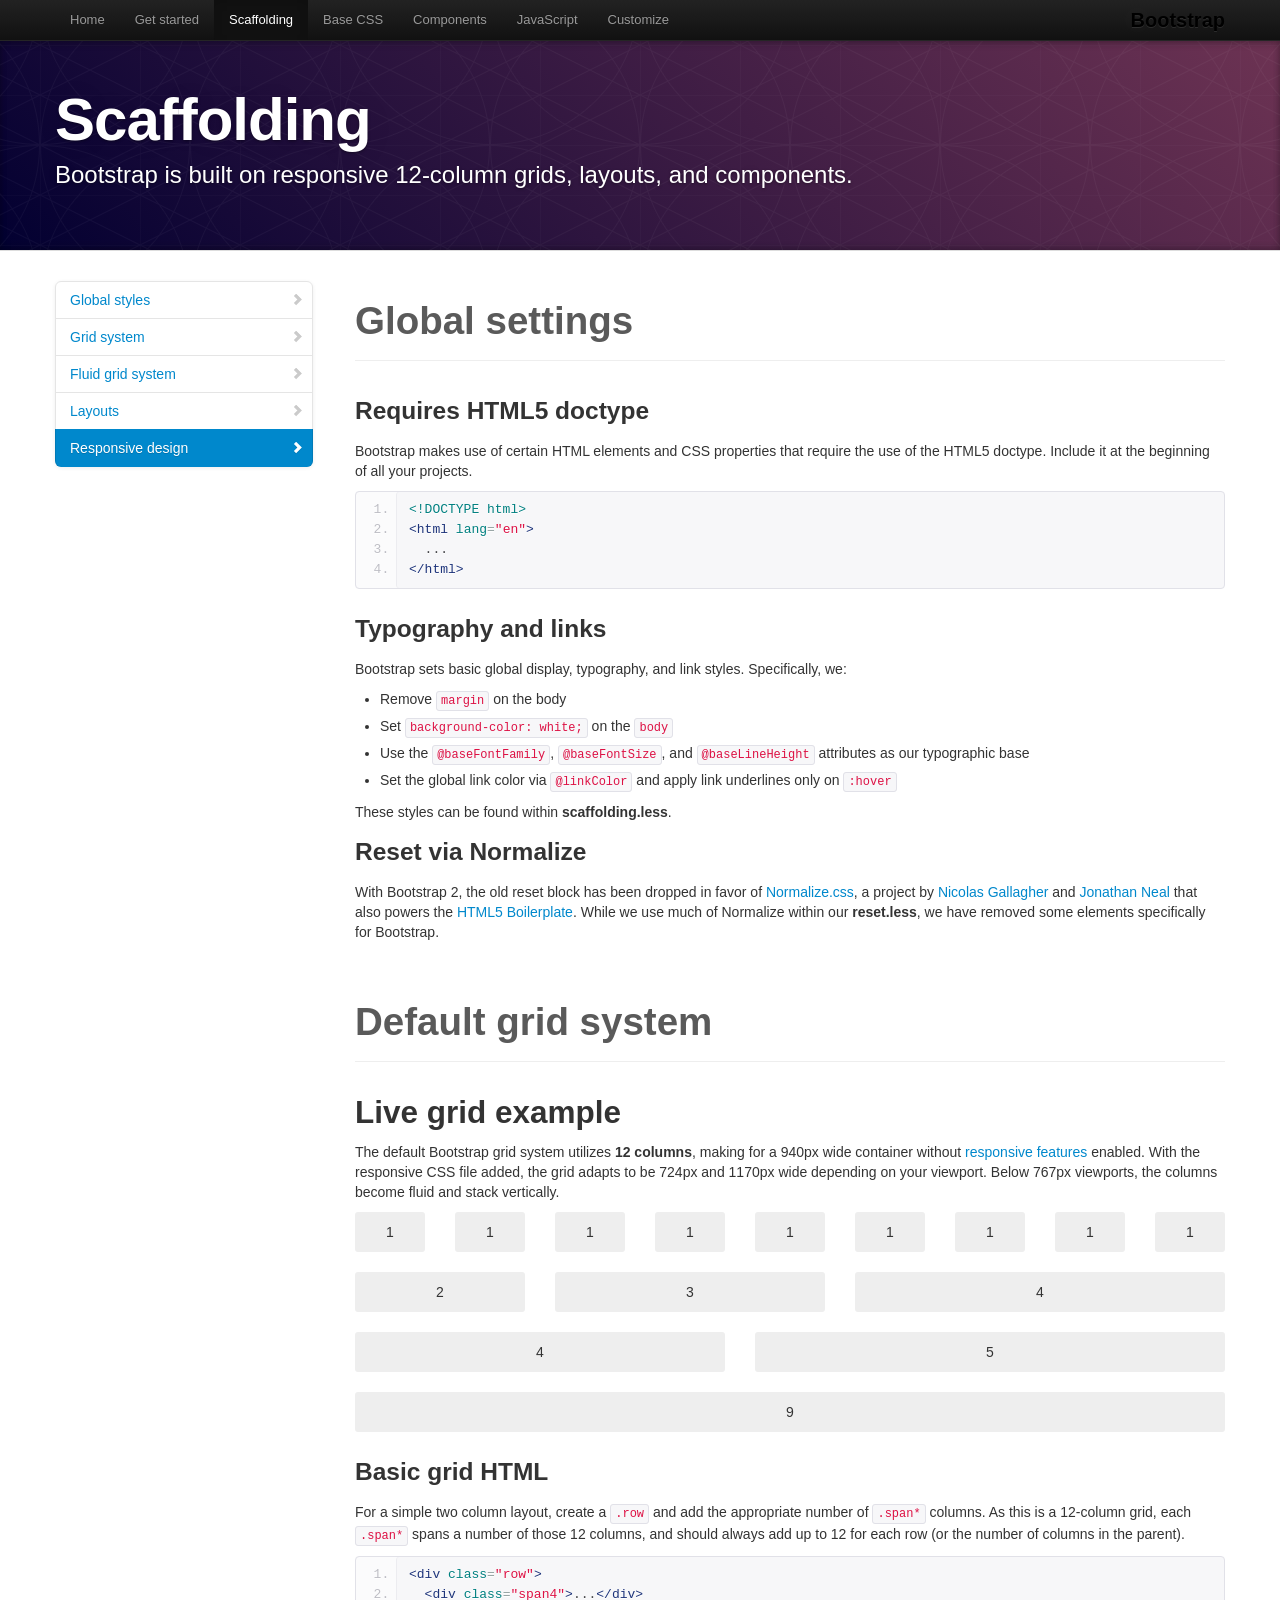
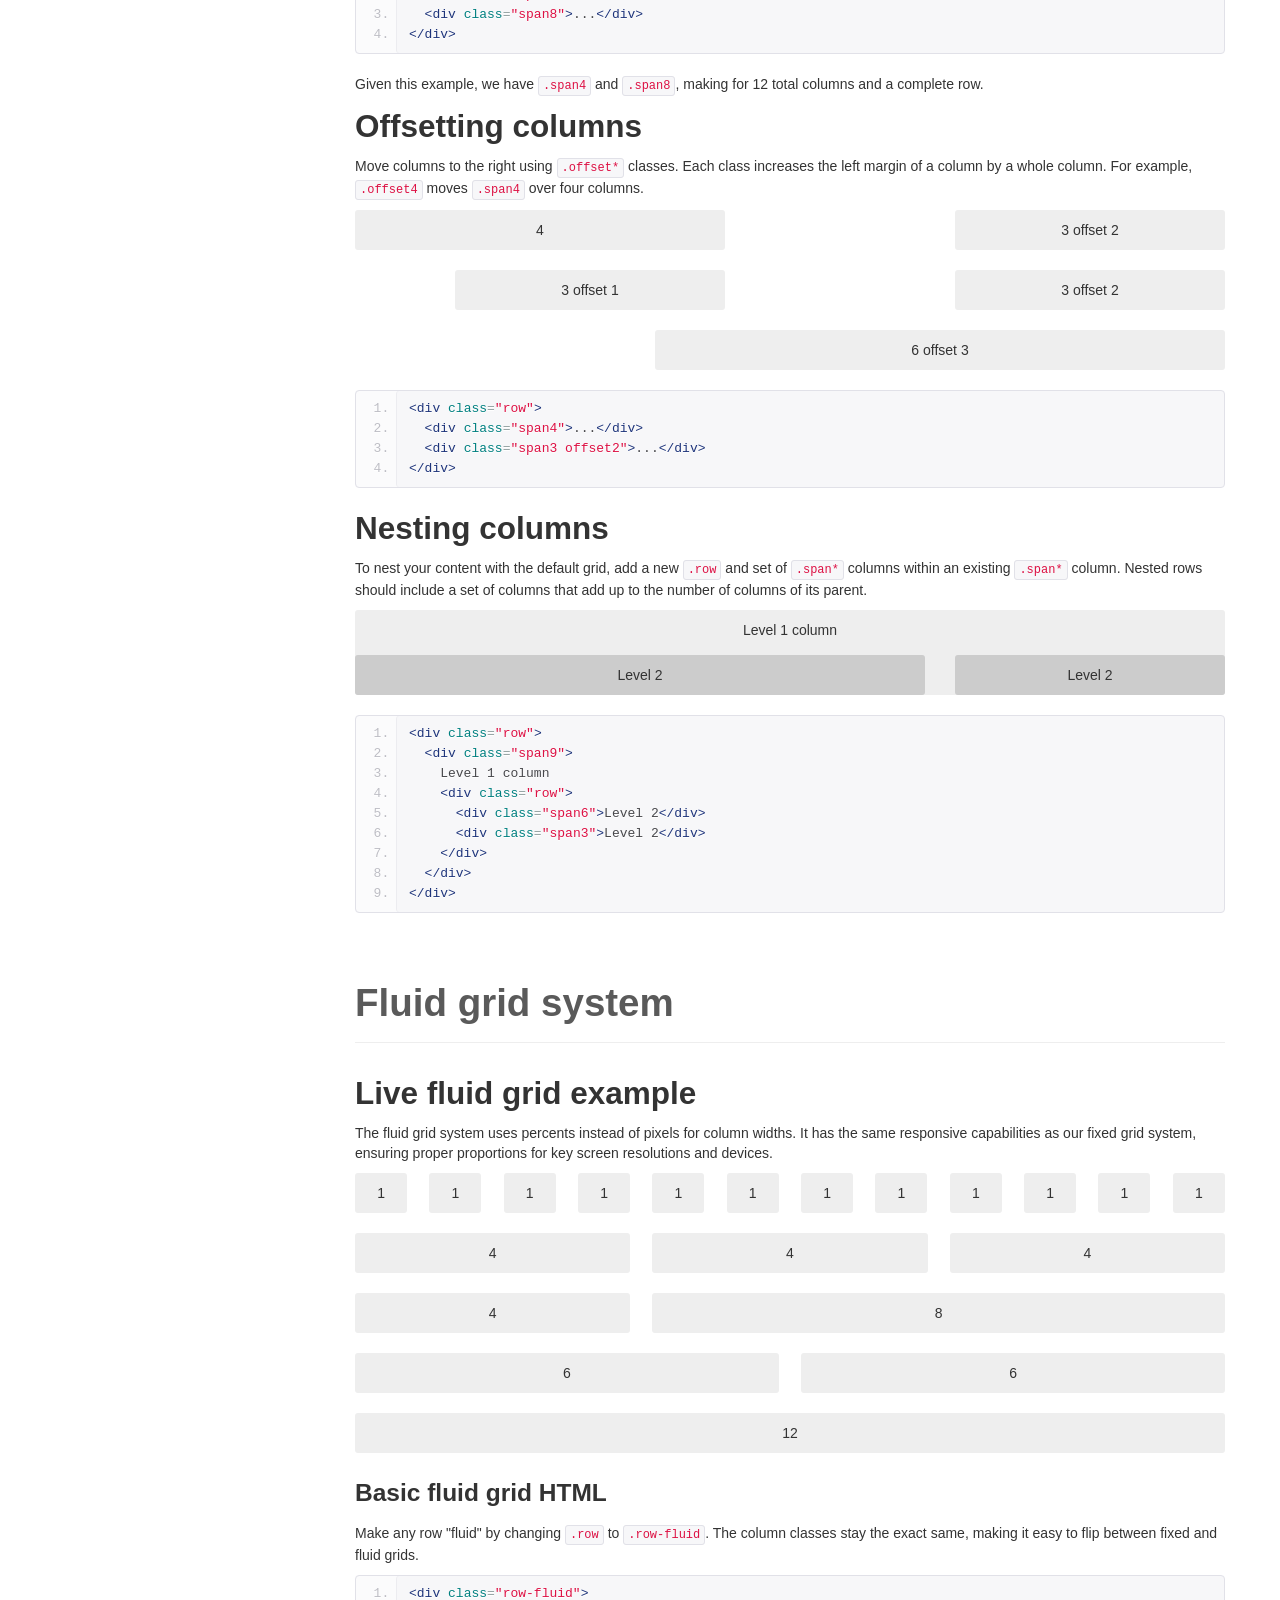
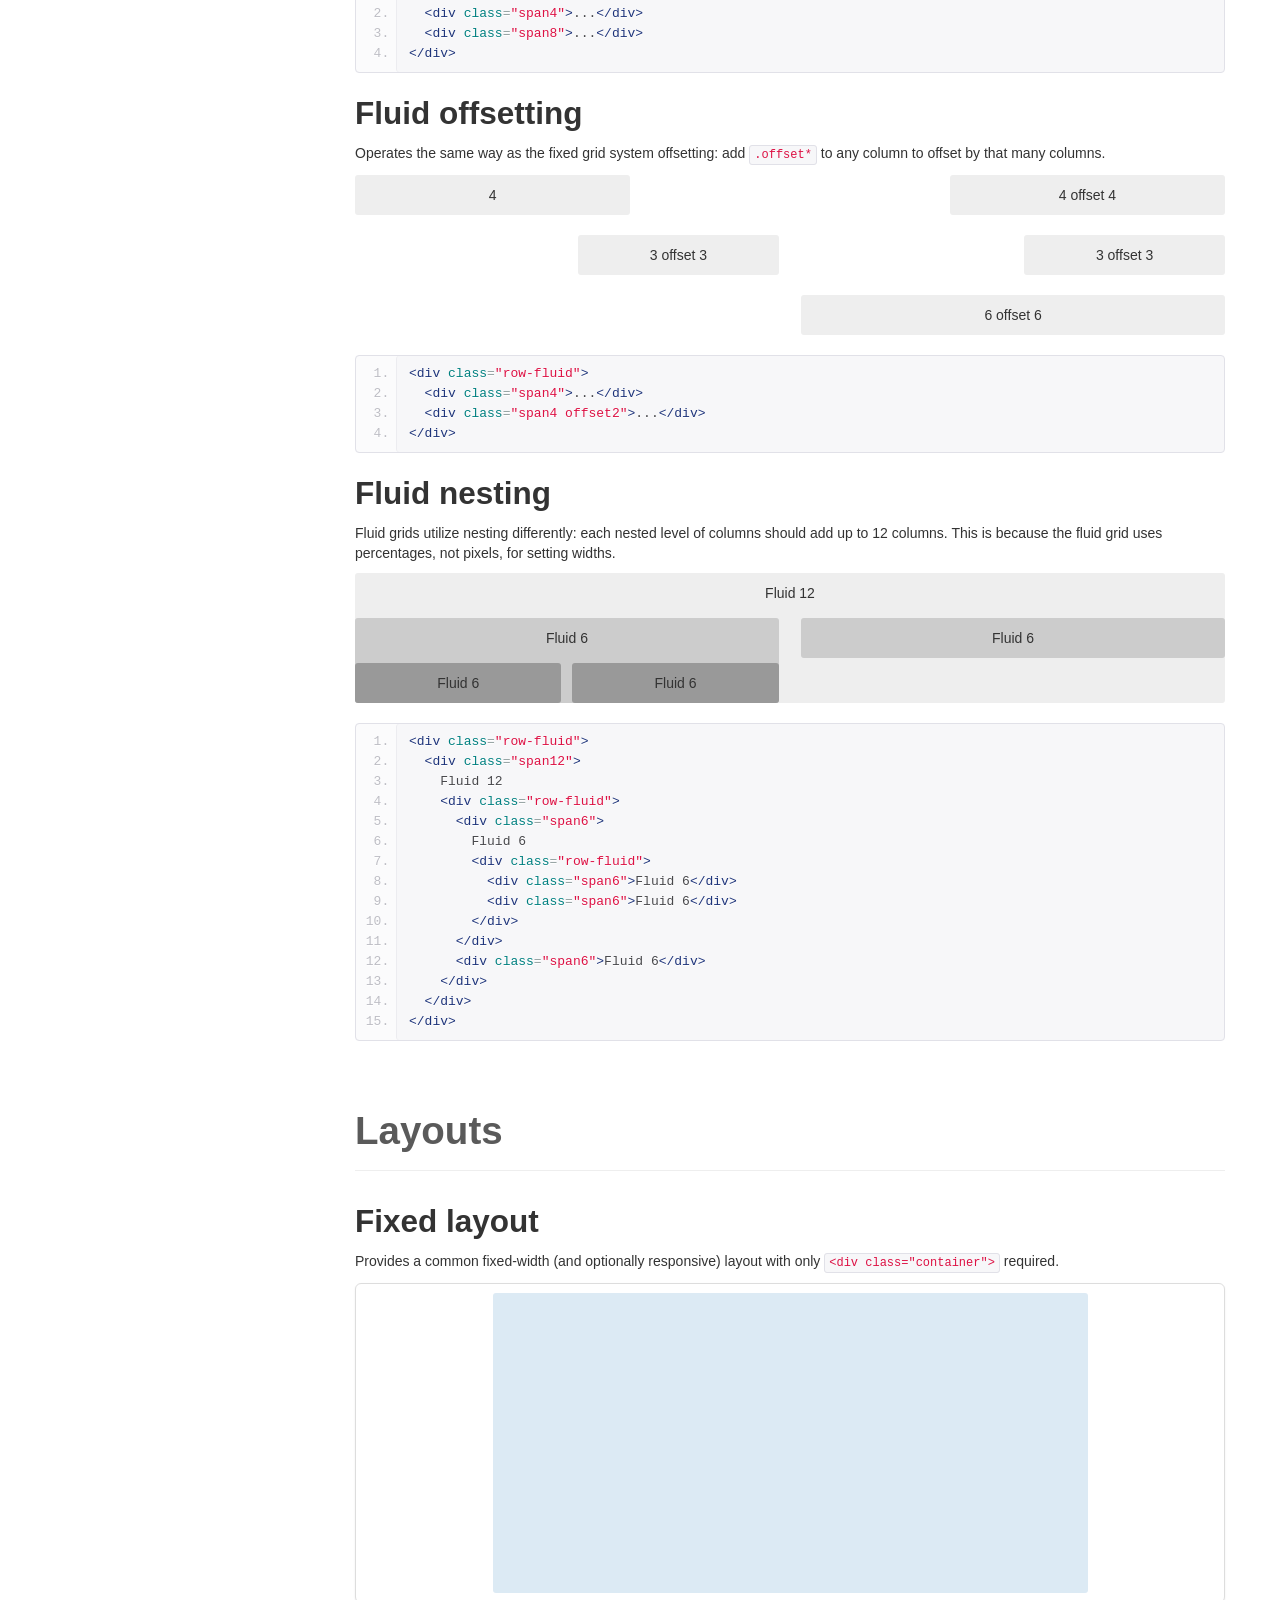
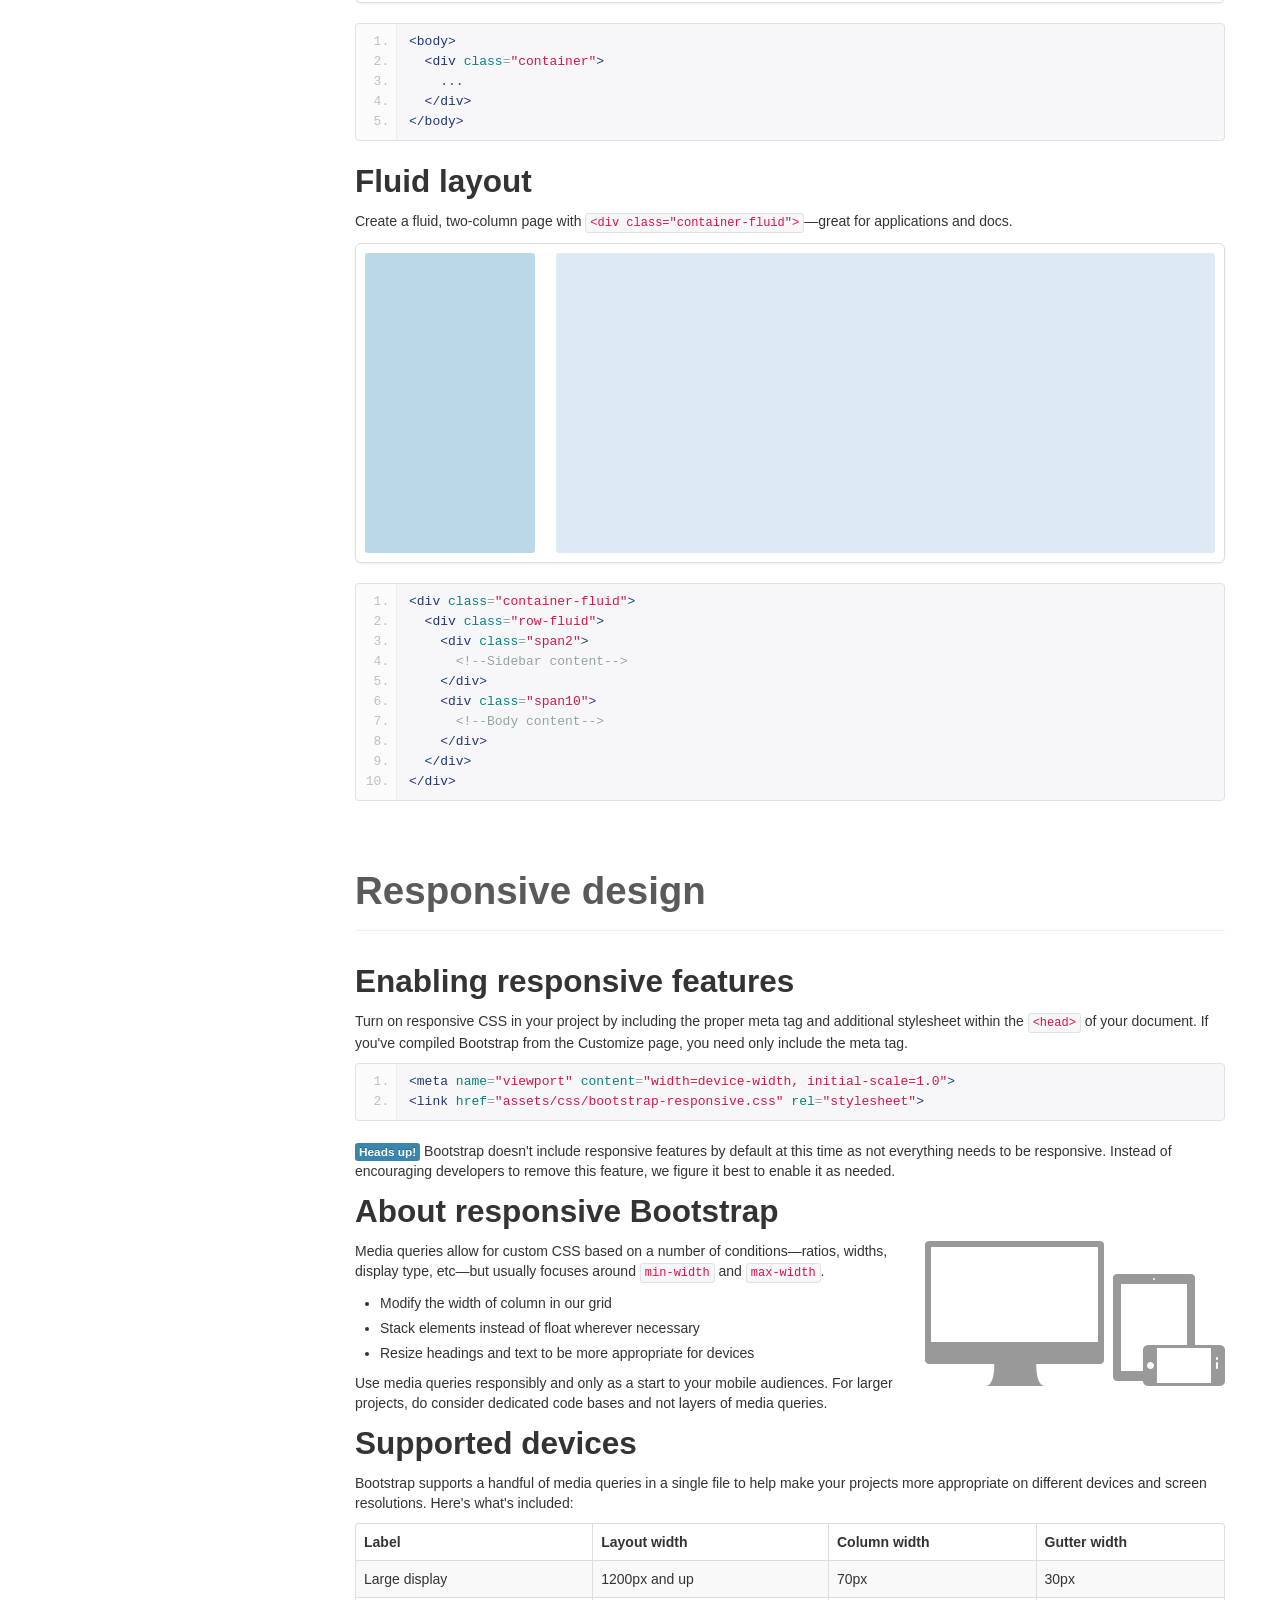
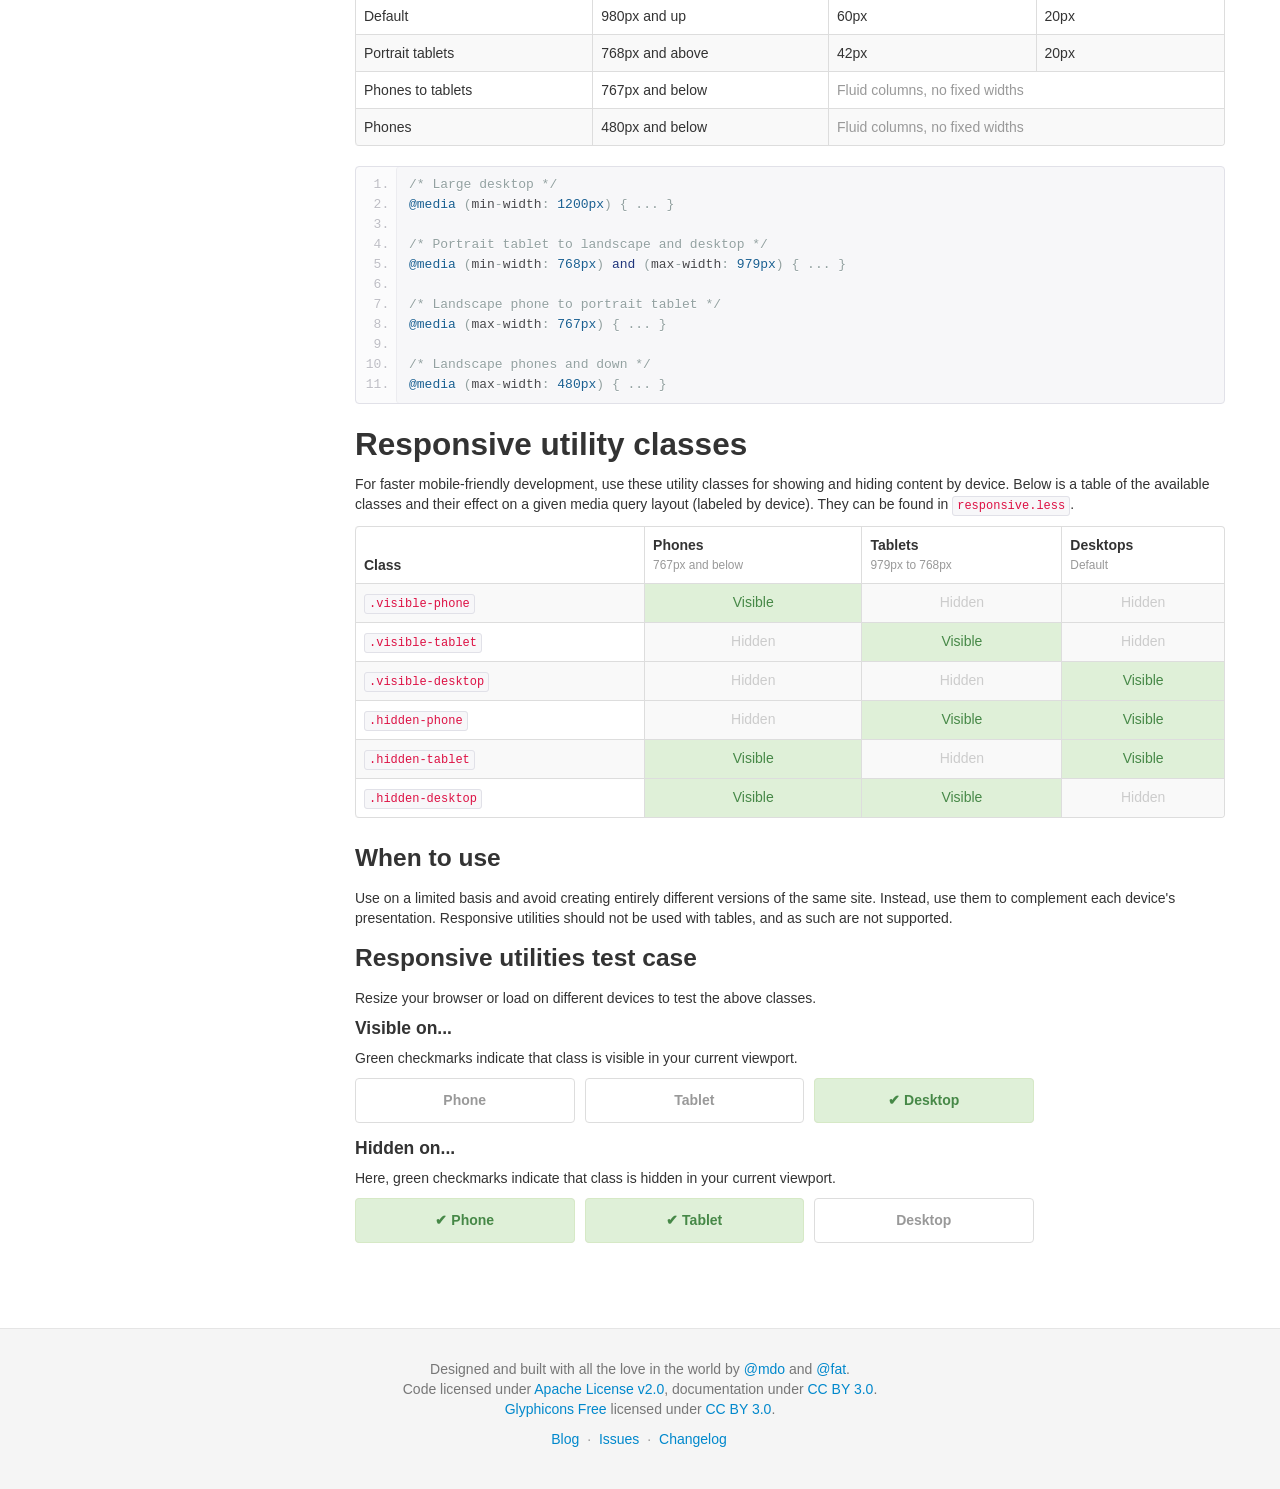
<file: bootstrap/docs/scaffolding.html>
<!DOCTYPE html>
<html lang="en">
  <head>
    <meta charset="utf-8">
    <title>Scaffolding · Bootstrap</title>
    <meta name="viewport" content="width=device-width, initial-scale=1.0">
    <meta name="description" content="">
    <meta name="author" content="">

    <!-- Le styles -->
    <link href="assets/css/bootstrap.css" rel="stylesheet">
    <link href="assets/css/bootstrap-responsive.css" rel="stylesheet">
    <link href="assets/css/docs.css" rel="stylesheet">
    <link href="assets/js/google-code-prettify/prettify.css" rel="stylesheet">

    <!-- Le HTML5 shim, for IE6-8 support of HTML5 elements -->
    <!--[if lt IE 9]>
      <script src="assets/js/html5shiv.js"></script>
    <![endif]-->

    <!-- Le fav and touch icons -->
    <link rel="apple-touch-icon-precomposed" sizes="144x144" href="assets/ico/apple-touch-icon-144-precomposed.png">
    <link rel="apple-touch-icon-precomposed" sizes="114x114" href="assets/ico/apple-touch-icon-114-precomposed.png">
      <link rel="apple-touch-icon-precomposed" sizes="72x72" href="assets/ico/apple-touch-icon-72-precomposed.png">
                    <link rel="apple-touch-icon-precomposed" href="assets/ico/apple-touch-icon-57-precomposed.png">
                                   <link rel="shortcut icon" href="assets/ico/favicon.png">

    <script type="text/javascript">
      var _gaq = _gaq || [];
      _gaq.push(['_setAccount', 'UA-146052-10']);
      _gaq.push(['_trackPageview']);
      (function() {
        var ga = document.createElement('script'); ga.type = 'text/javascript'; ga.async = true;
        ga.src = ('https:' == document.location.protocol ? 'https://ssl' : 'http://www') + '.google-analytics.com/ga.js';
        var s = document.getElementsByTagName('script')[0]; s.parentNode.insertBefore(ga, s);
      })();
    </script>
  </head>

  <body data-spy="scroll" data-target=".bs-docs-sidebar">

    <!-- Navbar
    ================================================== -->
    <div class="navbar navbar-inverse navbar-fixed-top">
      <div class="navbar-inner">
        <div class="container">
          <button type="button" class="btn btn-navbar" data-toggle="collapse" data-target=".nav-collapse">
            <span class="icon-bar"></span>
            <span class="icon-bar"></span>
            <span class="icon-bar"></span>
          </button>
          <a class="brand" href="./index.html">Bootstrap</a>
          <div class="nav-collapse collapse">
            <ul class="nav">
              <li class="">
                <a href="./index.html">Home</a>
              </li>
              <li class="">
                <a href="./getting-started.html">Get started</a>
              </li>
              <li class="active">
                <a href="./scaffolding.html">Scaffolding</a>
              </li>
              <li class="">
                <a href="./base-css.html">Base CSS</a>
              </li>
              <li class="">
                <a href="./components.html">Components</a>
              </li>
              <li class="">
                <a href="./javascript.html">JavaScript</a>
              </li>
              <li class="">
                <a href="./customize.html">Customize</a>
              </li>
            </ul>
          </div>
        </div>
      </div>
    </div>

<!-- Subhead
================================================== -->
<header class="jumbotron subhead" id="overview">
  <div class="container">
    <h1>Scaffolding</h1>
    <p class="lead">Bootstrap is built on responsive 12-column grids, layouts, and components.</p>
  </div>
</header>

  <div class="container">

    <!-- Docs nav
    ================================================== -->
    <div class="row">
      <div class="span3 bs-docs-sidebar">
        <ul class="nav nav-list bs-docs-sidenav">
          <li><a href="#global"><i class="icon-chevron-right"></i> Global styles</a></li>
          <li><a href="#gridSystem"><i class="icon-chevron-right"></i> Grid system</a></li>
          <li><a href="#fluidGridSystem"><i class="icon-chevron-right"></i> Fluid grid system</a></li>
          <li><a href="#layouts"><i class="icon-chevron-right"></i> Layouts</a></li>
          <li><a href="#responsive"><i class="icon-chevron-right"></i> Responsive design</a></li>
        </ul>
      </div>
      <div class="span9">



        <!-- Global Bootstrap settings
        ================================================== -->
        <section id="global">
          <div class="page-header">
            <h1>Global settings</h1>
          </div>

          <h3>Requires HTML5 doctype</h3>
          <p>Bootstrap makes use of certain HTML elements and CSS properties that require the use of the HTML5 doctype. Include it at the beginning of all your projects.</p>
<pre class="prettyprint linenums">
&lt;!DOCTYPE html&gt;
&lt;html lang="en"&gt;
  ...
&lt;/html&gt;
</pre>

          <h3>Typography and links</h3>
          <p>Bootstrap sets basic global display, typography, and link styles. Specifically, we:</p>
          <ul>
            <li>Remove <code>margin</code> on the body</li>
            <li>Set <code>background-color: white;</code> on the <code>body</code></li>
            <li>Use the <code>@baseFontFamily</code>, <code>@baseFontSize</code>, and <code>@baseLineHeight</code> attributes as our typographic base</li>
            <li>Set the global link color via <code>@linkColor</code> and apply link underlines only on <code>:hover</code></li>
          </ul>
          <p>These styles can be found within <strong>scaffolding.less</strong>.</p>

          <h3>Reset via Normalize</h3>
          <p>With Bootstrap 2, the old reset block has been dropped in favor of <a href="http://necolas.github.com/normalize.css/" target="_blank">Normalize.css</a>, a project by <a href="http://twitter.com/necolas" target="_blank">Nicolas Gallagher</a> and <a href="http://twitter.com/jon_neal" target="_blank">Jonathan Neal</a> that also powers the <a href="http://html5boilerplate.com" target="_blank">HTML5 Boilerplate</a>. While we use much of Normalize within our <strong>reset.less</strong>, we have removed some elements specifically for Bootstrap.</p>

        </section>




        <!-- Grid system
        ================================================== -->
        <section id="gridSystem">
          <div class="page-header">
            <h1>Default grid system</h1>
          </div>

          <h2>Live grid example</h2>
          <p>The default Bootstrap grid system utilizes <strong>12 columns</strong>, making for a 940px wide container without <a href="./scaffolding.html#responsive">responsive features</a> enabled. With the responsive CSS file added, the grid adapts to be 724px and 1170px wide depending on your viewport. Below 767px viewports, the columns become fluid and stack vertically.</p>
          <div class="bs-docs-grid">
            <div class="row show-grid">
              <div class="span1">1</div>
              <div class="span1">1</div>
              <div class="span1">1</div>
              <div class="span1">1</div>
              <div class="span1">1</div>
              <div class="span1">1</div>
              <div class="span1">1</div>
              <div class="span1">1</div>
              <div class="span1">1</div>
            </div>
            <div class="row show-grid">
              <div class="span2">2</div>
              <div class="span3">3</div>
              <div class="span4">4</div>
            </div>
            <div class="row show-grid">
              <div class="span4">4</div>
              <div class="span5">5</div>
            </div>
            <div class="row show-grid">
              <div class="span9">9</div>
            </div>
          </div>

          <h3>Basic grid HTML</h3>
          <p>For a simple two column layout, create a <code>.row</code> and add the appropriate number of <code>.span*</code> columns. As this is a 12-column grid, each <code>.span*</code> spans a number of those 12 columns, and should always add up to 12 for each row (or the number of columns in the parent).</p>
<pre class="prettyprint linenums">
&lt;div class="row"&gt;
  &lt;div class="span4"&gt;...&lt;/div&gt;
  &lt;div class="span8"&gt;...&lt;/div&gt;
&lt;/div&gt;
</pre>
          <p>Given this example, we have <code>.span4</code> and <code>.span8</code>, making for 12 total columns and a complete row.</p>

          <h2>Offsetting columns</h2>
          <p>Move columns to the right using <code>.offset*</code> classes. Each class increases the left margin of a column by a whole column. For example, <code>.offset4</code> moves <code>.span4</code> over four columns.</p>
          <div class="bs-docs-grid">
            <div class="row show-grid">
              <div class="span4">4</div>
              <div class="span3 offset2">3 offset 2</div>
            </div><!-- /row -->
            <div class="row show-grid">
              <div class="span3 offset1">3 offset 1</div>
              <div class="span3 offset2">3 offset 2</div>
            </div><!-- /row -->
            <div class="row show-grid">
              <div class="span6 offset3">6 offset 3</div>
            </div><!-- /row -->
          </div>
<pre class="prettyprint linenums">
&lt;div class="row"&gt;
  &lt;div class="span4"&gt;...&lt;/div&gt;
  &lt;div class="span3 offset2"&gt;...&lt;/div&gt;
&lt;/div&gt;
</pre>

          <h2>Nesting columns</h2>
          <p>To nest your content with the default grid, add a new <code>.row</code> and set of <code>.span*</code> columns within an existing <code>.span*</code> column. Nested rows should include a set of columns that add up to the number of columns of its parent.</p>
          <div class="row show-grid">
            <div class="span9">
              Level 1 column
              <div class="row show-grid">
                <div class="span6">
                  Level 2
                </div>
                <div class="span3">
                  Level 2
                </div>
              </div>
            </div>
          </div>
<pre class="prettyprint linenums">
&lt;div class="row"&gt;
  &lt;div class="span9"&gt;
    Level 1 column
    &lt;div class="row"&gt;
      &lt;div class="span6"&gt;Level 2&lt;/div&gt;
      &lt;div class="span3"&gt;Level 2&lt;/div&gt;
    &lt;/div&gt;
  &lt;/div&gt;
&lt;/div&gt;
</pre>
        </section>



        <!-- Fluid grid system
        ================================================== -->
        <section id="fluidGridSystem">
          <div class="page-header">
            <h1>Fluid grid system</h1>
          </div>

          <h2>Live fluid grid example</h2>
          <p>The fluid grid system uses percents instead of pixels for column widths. It has the same responsive capabilities as our fixed grid system, ensuring proper proportions for key screen resolutions and devices.</p>
          <div class="bs-docs-grid">
            <div class="row-fluid show-grid">
              <div class="span1">1</div>
              <div class="span1">1</div>
              <div class="span1">1</div>
              <div class="span1">1</div>
              <div class="span1">1</div>
              <div class="span1">1</div>
              <div class="span1">1</div>
              <div class="span1">1</div>
              <div class="span1">1</div>
              <div class="span1">1</div>
              <div class="span1">1</div>
              <div class="span1">1</div>
            </div>
            <div class="row-fluid show-grid">
              <div class="span4">4</div>
              <div class="span4">4</div>
              <div class="span4">4</div>
            </div>
            <div class="row-fluid show-grid">
              <div class="span4">4</div>
              <div class="span8">8</div>
            </div>
            <div class="row-fluid show-grid">
              <div class="span6">6</div>
              <div class="span6">6</div>
            </div>
            <div class="row-fluid show-grid">
              <div class="span12">12</div>
            </div>
          </div>

          <h3>Basic fluid grid HTML</h3>
          <p>Make any row "fluid" by changing <code>.row</code> to <code>.row-fluid</code>. The column classes stay the exact same, making it easy to flip between fixed and fluid grids.</p>
<pre class="prettyprint linenums">
&lt;div class="row-fluid"&gt;
  &lt;div class="span4"&gt;...&lt;/div&gt;
  &lt;div class="span8"&gt;...&lt;/div&gt;
&lt;/div&gt;
</pre>

          <h2>Fluid offsetting</h2>
          <p>Operates the same way as the fixed grid system offsetting: add <code>.offset*</code> to any column to offset by that many columns.</p>
          <div class="bs-docs-grid">
            <div class="row-fluid show-grid">
              <div class="span4">4</div>
              <div class="span4 offset4">4 offset 4</div>
            </div><!-- /row -->
            <div class="row-fluid show-grid">
              <div class="span3 offset3">3 offset 3</div>
              <div class="span3 offset3">3 offset 3</div>
            </div><!-- /row -->
            <div class="row-fluid show-grid">
              <div class="span6 offset6">6 offset 6</div>
            </div><!-- /row -->
          </div>
<pre class="prettyprint linenums">
&lt;div class="row-fluid"&gt;
  &lt;div class="span4"&gt;...&lt;/div&gt;
  &lt;div class="span4 offset2"&gt;...&lt;/div&gt;
&lt;/div&gt;
</pre>

          <h2>Fluid nesting</h2>
          <p>Fluid grids utilize nesting differently: each nested level of columns should add up to 12 columns. This is because the fluid grid uses percentages, not pixels, for setting widths.</p>
          <div class="row-fluid show-grid">
            <div class="span12">
              Fluid 12
              <div class="row-fluid show-grid">
                <div class="span6">
                  Fluid 6
                  <div class="row-fluid show-grid">
                    <div class="span6">
                      Fluid 6
                    </div>
                    <div class="span6">
                      Fluid 6
                    </div>
                  </div>
                </div>
                <div class="span6">
                  Fluid 6
                </div>
              </div>
            </div>
          </div>
<pre class="prettyprint linenums">
&lt;div class="row-fluid"&gt;
  &lt;div class="span12"&gt;
    Fluid 12
    &lt;div class="row-fluid"&gt;
      &lt;div class="span6"&gt;
        Fluid 6
        &lt;div class="row-fluid"&gt;
          &lt;div class="span6"&gt;Fluid 6&lt;/div&gt;
          &lt;div class="span6"&gt;Fluid 6&lt;/div&gt;
        &lt;/div&gt;
      &lt;/div&gt;
      &lt;div class="span6"&gt;Fluid 6&lt;/div&gt;
    &lt;/div&gt;
  &lt;/div&gt;
&lt;/div&gt;
</pre>

        </section>




        <!-- Layouts (Default and fluid)
        ================================================== -->
        <section id="layouts">
          <div class="page-header">
            <h1>Layouts</h1>
          </div>

          <h2>Fixed layout</h2>
          <p>Provides a common fixed-width (and optionally responsive) layout with only <code>&lt;div class="container"&gt;</code> required.</p>
          <div class="mini-layout">
            <div class="mini-layout-body"></div>
          </div>
<pre class="prettyprint linenums">
&lt;body&gt;
  &lt;div class="container"&gt;
    ...
  &lt;/div&gt;
&lt;/body&gt;
</pre>

          <h2>Fluid layout</h2>
          <p>Create a fluid, two-column page with <code>&lt;div class="container-fluid"&gt;</code>&mdash;great for applications and docs.</p>
          <div class="mini-layout fluid">
            <div class="mini-layout-sidebar"></div>
            <div class="mini-layout-body"></div>
          </div>
<pre class="prettyprint linenums">
&lt;div class="container-fluid"&gt;
  &lt;div class="row-fluid"&gt;
    &lt;div class="span2"&gt;
      &lt;!--Sidebar content--&gt;
    &lt;/div&gt;
    &lt;div class="span10"&gt;
      &lt;!--Body content--&gt;
    &lt;/div&gt;
  &lt;/div&gt;
&lt;/div&gt;
</pre>
        </section>




        <!-- Responsive design
        ================================================== -->
        <section id="responsive">
          <div class="page-header">
            <h1>Responsive design</h1>
          </div>

          <h2>Enabling responsive features</h2>
          <p>Turn on responsive CSS in your project by including the proper meta tag and additional stylesheet within the <code>&lt;head&gt;</code> of your document. If you've compiled Bootstrap from the Customize page, you need only include the meta tag.</p>
<pre class="prettyprint linenums">
&lt;meta name="viewport" content="width=device-width, initial-scale=1.0"&gt;
&lt;link href="assets/css/bootstrap-responsive.css" rel="stylesheet"&gt;
</pre>
          <p><span class="label label-info">Heads up!</span>  Bootstrap doesn't include responsive features by default at this time as not everything needs to be responsive. Instead of encouraging developers to remove this feature, we figure it best to enable it as needed.</p>

          <h2>About responsive Bootstrap</h2>
          <img src="assets/img/responsive-illustrations.png" alt="Responsive devices" style="float: right; margin: 0 0 20px 20px;">
          <p>Media queries allow for custom CSS based on a number of conditions&mdash;ratios, widths, display type, etc&mdash;but usually focuses around <code>min-width</code> and <code>max-width</code>.</p>
          <ul>
            <li>Modify the width of column in our grid</li>
            <li>Stack elements instead of float wherever necessary</li>
            <li>Resize headings and text to be more appropriate for devices</li>
          </ul>
          <p>Use media queries responsibly and only as a start to your mobile audiences. For larger projects, do consider dedicated code bases and not layers of media queries.</p>

          <h2>Supported devices</h2>
          <p>Bootstrap supports a handful of media queries in a single file to help make your projects more appropriate on different devices and screen resolutions. Here's what's included:</p>
          <table class="table table-bordered table-striped">
            <thead>
              <tr>
                <th>Label</th>
                <th>Layout width</th>
                <th>Column width</th>
                <th>Gutter width</th>
              </tr>
            </thead>
            <tbody>
              <tr>
                <td>Large display</td>
                <td>1200px and up</td>
                <td>70px</td>
                <td>30px</td>
              </tr>
              <tr>
                <td>Default</td>
                <td>980px and up</td>
                <td>60px</td>
                <td>20px</td>
              </tr>
              <tr>
                <td>Portrait tablets</td>
                <td>768px and above</td>
                <td>42px</td>
                <td>20px</td>
              </tr>
              <tr>
                <td>Phones to tablets</td>
                <td>767px and below</td>
                <td class="muted" colspan="2">Fluid columns, no fixed widths</td>
              </tr>
              <tr>
                <td>Phones</td>
                <td>480px and below</td>
                <td class="muted" colspan="2">Fluid columns, no fixed widths</td>
              </tr>
            </tbody>
          </table>
<pre class="prettyprint linenums">
/* Large desktop */
@media (min-width: 1200px) { ... }

/* Portrait tablet to landscape and desktop */
@media (min-width: 768px) and (max-width: 979px) { ... }

/* Landscape phone to portrait tablet */
@media (max-width: 767px) { ... }

/* Landscape phones and down */
@media (max-width: 480px) { ... }
</pre>


          <h2>Responsive utility classes</h2>
          <p>For faster mobile-friendly development, use these utility classes for showing and hiding content by device. Below is a table of the available classes and their effect on a given media query layout (labeled by device). They can be found in <code>responsive.less</code>.</p>
          <table class="table table-bordered table-striped responsive-utilities">
            <thead>
              <tr>
                <th>Class</th>
                <th>Phones <small>767px and below</small></th>
                <th>Tablets <small>979px to 768px</small></th>
                <th>Desktops <small>Default</small></th>
              </tr>
            </thead>
            <tbody>
              <tr>
                <th><code>.visible-phone</code></th>
                <td class="is-visible">Visible</td>
                <td class="is-hidden">Hidden</td>
                <td class="is-hidden">Hidden</td>
              </tr>
              <tr>
                <th><code>.visible-tablet</code></th>
                <td class="is-hidden">Hidden</td>
                <td class="is-visible">Visible</td>
                <td class="is-hidden">Hidden</td>
              </tr>
              <tr>
                <th><code>.visible-desktop</code></th>
                <td class="is-hidden">Hidden</td>
                <td class="is-hidden">Hidden</td>
                <td class="is-visible">Visible</td>
              </tr>
              <tr>
                <th><code>.hidden-phone</code></th>
                <td class="is-hidden">Hidden</td>
                <td class="is-visible">Visible</td>
                <td class="is-visible">Visible</td>
              </tr>
              <tr>
                <th><code>.hidden-tablet</code></th>
                <td class="is-visible">Visible</td>
                <td class="is-hidden">Hidden</td>
                <td class="is-visible">Visible</td>
              </tr>
              <tr>
                <th><code>.hidden-desktop</code></th>
                <td class="is-visible">Visible</td>
                <td class="is-visible">Visible</td>
                <td class="is-hidden">Hidden</td>
              </tr>
            </tbody>
          </table>

          <h3>When to use</h3>
          <p>Use on a limited basis and avoid creating entirely different versions of the same site. Instead, use them to complement each device's presentation. Responsive utilities should not be used with tables, and as such are not supported.</p>

          <h3>Responsive utilities test case</h3>
          <p>Resize your browser or load on different devices to test the above classes.</p>
          <h4>Visible on...</h4>
          <p>Green checkmarks indicate that class is visible in your current viewport.</p>
          <ul class="responsive-utilities-test">
            <li>Phone<span class="visible-phone">&#10004; Phone</span></li>
            <li>Tablet<span class="visible-tablet">&#10004; Tablet</span></li>
            <li>Desktop<span class="visible-desktop">&#10004; Desktop</span></li>
          </ul>
          <h4>Hidden on...</h4>
          <p>Here, green checkmarks indicate that class is hidden in your current viewport.</p>
          <ul class="responsive-utilities-test hidden-on">
            <li>Phone<span class="hidden-phone">&#10004; Phone</span></li>
            <li>Tablet<span class="hidden-tablet">&#10004; Tablet</span></li>
            <li>Desktop<span class="hidden-desktop">&#10004; Desktop</span></li>
          </ul>

        </section>



      </div>
    </div>

  </div>



    <!-- Footer
    ================================================== -->
    <footer class="footer">
      <div class="container">
        <p>Designed and built with all the love in the world by <a href="http://twitter.com/mdo" target="_blank">@mdo</a> and <a href="http://twitter.com/fat" target="_blank">@fat</a>.</p>
        <p>Code licensed under <a href="http://www.apache.org/licenses/LICENSE-2.0" target="_blank">Apache License v2.0</a>, documentation under <a href="http://creativecommons.org/licenses/by/3.0/">CC BY 3.0</a>.</p>
        <p><a href="http://glyphicons.com">Glyphicons Free</a> licensed under <a href="http://creativecommons.org/licenses/by/3.0/">CC BY 3.0</a>.</p>
        <ul class="footer-links">
          <li><a href="http://blog.getbootstrap.com">Blog</a></li>
          <li class="muted">&middot;</li>
          <li><a href="https://github.com/twitter/bootstrap/issues?state=open">Issues</a></li>
          <li class="muted">&middot;</li>
          <li><a href="https://github.com/twitter/bootstrap/blob/master/CHANGELOG.md">Changelog</a></li>
        </ul>
      </div>
    </footer>



    <!-- Le javascript
    ================================================== -->
    <!-- Placed at the end of the document so the pages load faster -->
    <script type="text/javascript" src="http://platform.twitter.com/widgets.js"></script>
    <script src="assets/js/jquery.js"></script>
    <script src="assets/js/bootstrap-transition.js"></script>
    <script src="assets/js/bootstrap-alert.js"></script>
    <script src="assets/js/bootstrap-modal.js"></script>
    <script src="assets/js/bootstrap-dropdown.js"></script>
    <script src="assets/js/bootstrap-scrollspy.js"></script>
    <script src="assets/js/bootstrap-tab.js"></script>
    <script src="assets/js/bootstrap-tooltip.js"></script>
    <script src="assets/js/bootstrap-popover.js"></script>
    <script src="assets/js/bootstrap-button.js"></script>
    <script src="assets/js/bootstrap-collapse.js"></script>
    <script src="assets/js/bootstrap-carousel.js"></script>
    <script src="assets/js/bootstrap-typeahead.js"></script>
    <script src="assets/js/bootstrap-affix.js"></script>

    <script src="assets/js/holder/holder.js"></script>
    <script src="assets/js/google-code-prettify/prettify.js"></script>

    <script src="assets/js/application.js"></script>


    <!-- Analytics
    ================================================== -->
    <script>
      var _gauges = _gauges || [];
      (function() {
        var t   = document.createElement('script');
        t.type  = 'text/javascript';
        t.async = true;
        t.id    = 'gauges-tracker';
        t.setAttribute('data-site-id', '4f0dc9fef5a1f55508000013');
        t.src = '//secure.gaug.es/track.js';
        var s = document.getElementsByTagName('script')[0];
        s.parentNode.insertBefore(t, s);
      })();
    </script>

  </body>
</html>
</file>
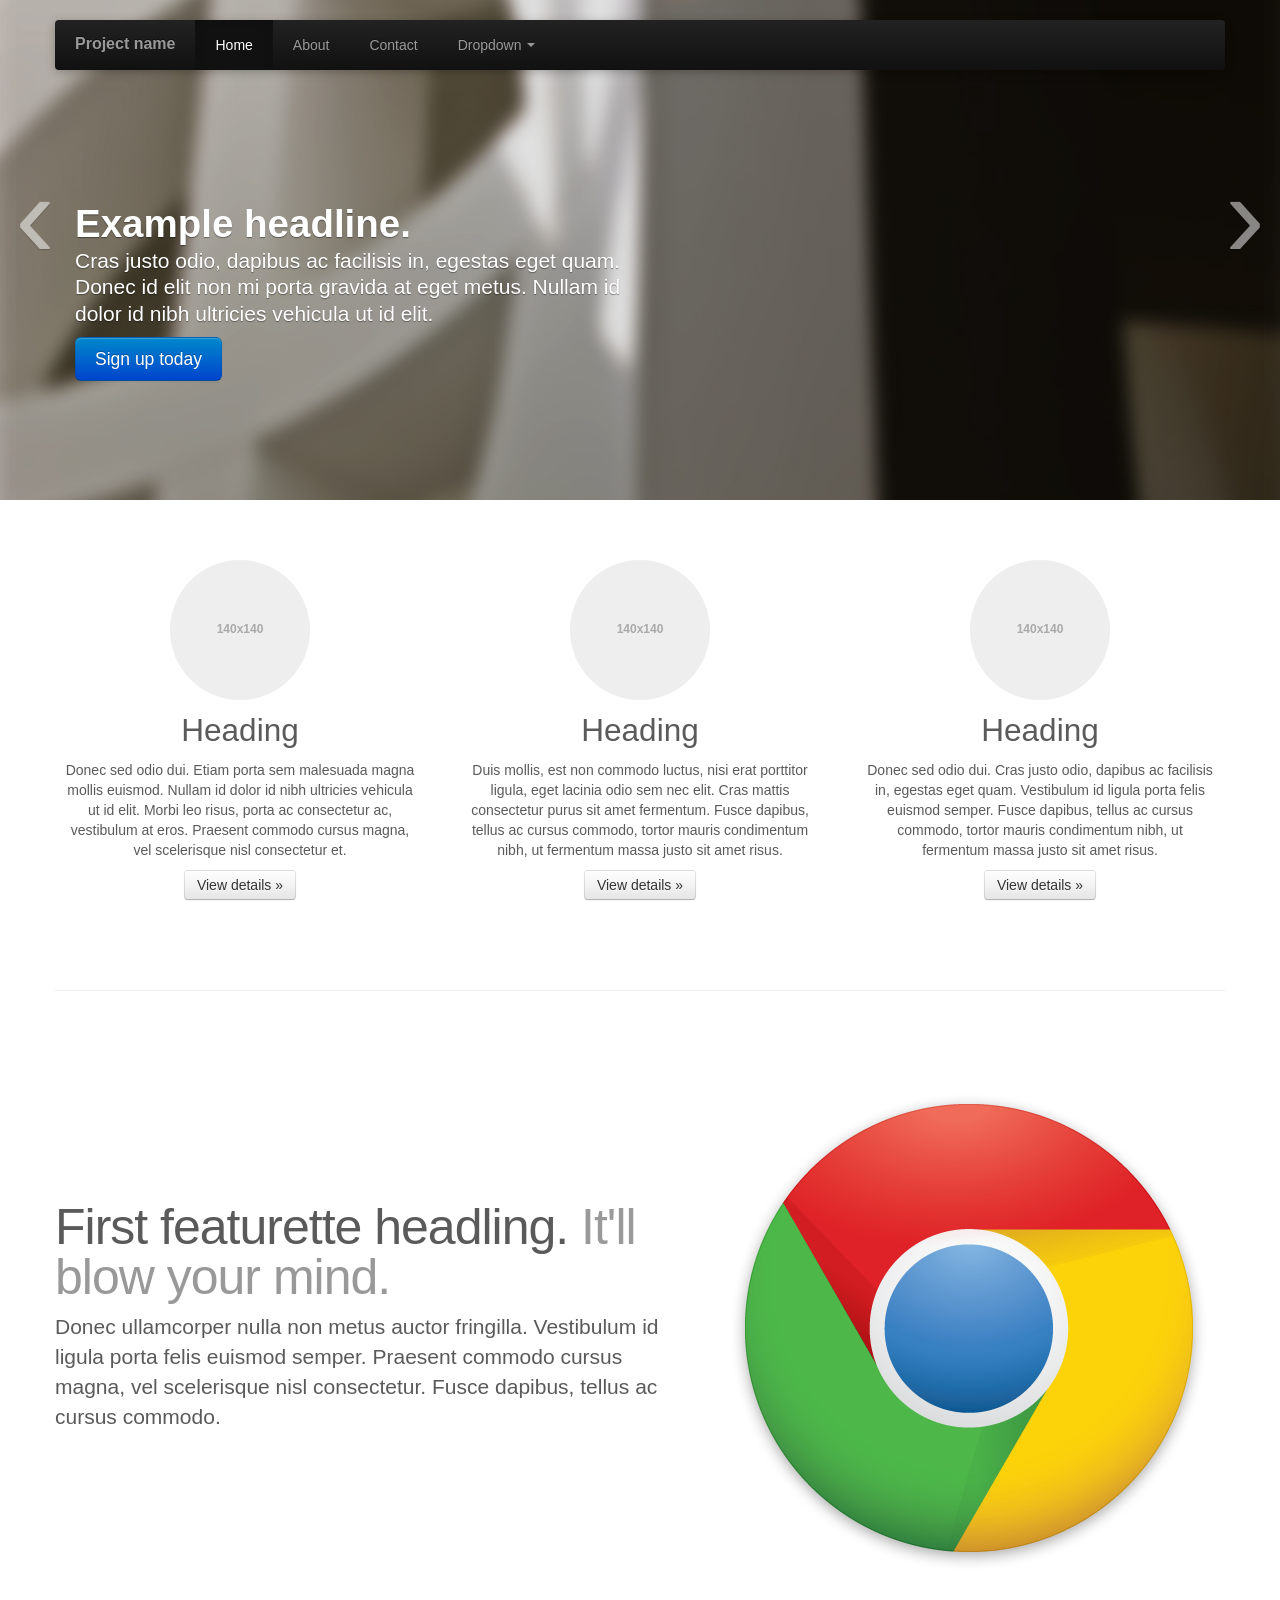
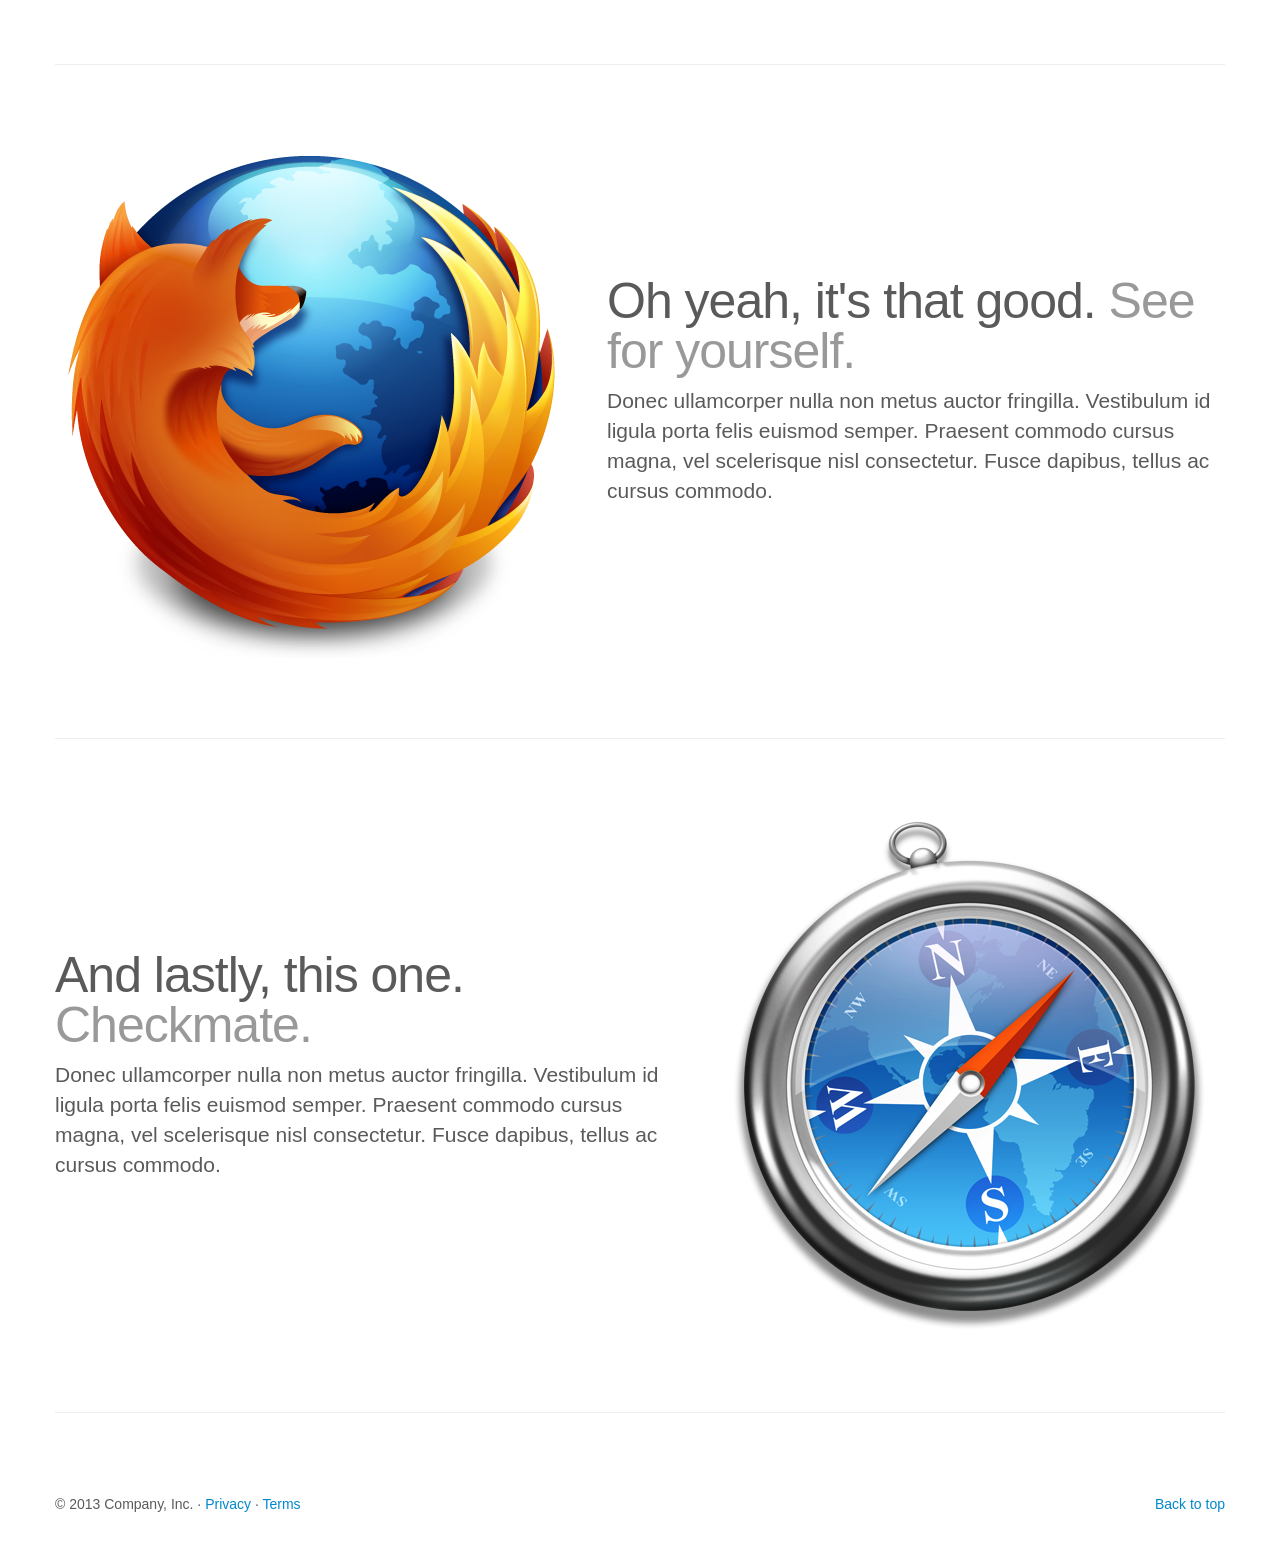
<file: bootstrap/docs/examples/carousel.html>
<!DOCTYPE html>
<html lang="en">
  <head>
    <meta charset="utf-8">
    <title>Carousel Template &middot; Bootstrap</title>
    <meta name="viewport" content="width=device-width, initial-scale=1.0">
    <meta name="description" content="">
    <meta name="author" content="">

    <!-- Le styles -->
    <link href="../assets/css/bootstrap.css" rel="stylesheet">
    <link href="../assets/css/bootstrap-responsive.css" rel="stylesheet">
    <style>

    /* GLOBAL STYLES
    -------------------------------------------------- */
    /* Padding below the footer and lighter body text */

    body {
      padding-bottom: 40px;
      color: #5a5a5a;
    }



    /* CUSTOMIZE THE NAVBAR
    -------------------------------------------------- */

    /* Special class on .container surrounding .navbar, used for positioning it into place. */
    .navbar-wrapper {
      position: absolute;
      top: 0;
      left: 0;
      right: 0;
      z-index: 10;
      margin-top: 20px;
      margin-bottom: -90px; /* Negative margin to pull up carousel. 90px is roughly margins and height of navbar. */
    }
    .navbar-wrapper .navbar {

    }

    /* Remove border and change up box shadow for more contrast */
    .navbar .navbar-inner {
      border: 0;
      -webkit-box-shadow: 0 2px 10px rgba(0,0,0,.25);
         -moz-box-shadow: 0 2px 10px rgba(0,0,0,.25);
              box-shadow: 0 2px 10px rgba(0,0,0,.25);
    }

    /* Downsize the brand/project name a bit */
    .navbar .brand {
      padding: 14px 20px 16px; /* Increase vertical padding to match navbar links */
      font-size: 16px;
      font-weight: bold;
      text-shadow: 0 -1px 0 rgba(0,0,0,.5);
    }

    /* Navbar links: increase padding for taller navbar */
    .navbar .nav > li > a {
      padding: 15px 20px;
    }

    /* Offset the responsive button for proper vertical alignment */
    .navbar .btn-navbar {
      margin-top: 10px;
    }



    /* CUSTOMIZE THE CAROUSEL
    -------------------------------------------------- */

    /* Carousel base class */
    .carousel {
      margin-bottom: 60px;
    }

    .carousel .container {
      position: relative;
      z-index: 9;
    }

    .carousel-control {
      height: 80px;
      margin-top: 0;
      font-size: 120px;
      text-shadow: 0 1px 1px rgba(0,0,0,.4);
      background-color: transparent;
      border: 0;
      z-index: 10;
    }

    .carousel .item {
      height: 500px;
    }
    .carousel img {
      position: absolute;
      top: 0;
      left: 0;
      min-width: 100%;
      height: 500px;
    }

    .carousel-caption {
      background-color: transparent;
      position: static;
      max-width: 550px;
      padding: 0 20px;
      margin-top: 200px;
    }
    .carousel-caption h1,
    .carousel-caption .lead {
      margin: 0;
      line-height: 1.25;
      color: #fff;
      text-shadow: 0 1px 1px rgba(0,0,0,.4);
    }
    .carousel-caption .btn {
      margin-top: 10px;
    }



    /* MARKETING CONTENT
    -------------------------------------------------- */

    /* Center align the text within the three columns below the carousel */
    .marketing .span4 {
      text-align: center;
    }
    .marketing h2 {
      font-weight: normal;
    }
    .marketing .span4 p {
      margin-left: 10px;
      margin-right: 10px;
    }


    /* Featurettes
    ------------------------- */

    .featurette-divider {
      margin: 80px 0; /* Space out the Bootstrap <hr> more */
    }
    .featurette {
      padding-top: 120px; /* Vertically center images part 1: add padding above and below text. */
      overflow: hidden; /* Vertically center images part 2: clear their floats. */
    }
    .featurette-image {
      margin-top: -120px; /* Vertically center images part 3: negative margin up the image the same amount of the padding to center it. */
    }

    /* Give some space on the sides of the floated elements so text doesn't run right into it. */
    .featurette-image.pull-left {
      margin-right: 40px;
    }
    .featurette-image.pull-right {
      margin-left: 40px;
    }

    /* Thin out the marketing headings */
    .featurette-heading {
      font-size: 50px;
      font-weight: 300;
      line-height: 1;
      letter-spacing: -1px;
    }



    /* RESPONSIVE CSS
    -------------------------------------------------- */

    @media (max-width: 979px) {

      .container.navbar-wrapper {
        margin-bottom: 0;
        width: auto;
      }
      .navbar-inner {
        border-radius: 0;
        margin: -20px 0;
      }

      .carousel .item {
        height: 500px;
      }
      .carousel img {
        width: auto;
        height: 500px;
      }

      .featurette {
        height: auto;
        padding: 0;
      }
      .featurette-image.pull-left,
      .featurette-image.pull-right {
        display: block;
        float: none;
        max-width: 40%;
        margin: 0 auto 20px;
      }
    }


    @media (max-width: 767px) {

      .navbar-inner {
        margin: -20px;
      }

      .carousel {
        margin-left: -20px;
        margin-right: -20px;
      }
      .carousel .container {

      }
      .carousel .item {
        height: 300px;
      }
      .carousel img {
        height: 300px;
      }
      .carousel-caption {
        width: 65%;
        padding: 0 70px;
        margin-top: 100px;
      }
      .carousel-caption h1 {
        font-size: 30px;
      }
      .carousel-caption .lead,
      .carousel-caption .btn {
        font-size: 18px;
      }

      .marketing .span4 + .span4 {
        margin-top: 40px;
      }

      .featurette-heading {
        font-size: 30px;
      }
      .featurette .lead {
        font-size: 18px;
        line-height: 1.5;
      }

    }
    </style>

    <!-- HTML5 shim, for IE6-8 support of HTML5 elements -->
    <!--[if lt IE 9]>
      <script src="../assets/js/html5shiv.js"></script>
    <![endif]-->

    <!-- Fav and touch icons -->
    <link rel="apple-touch-icon-precomposed" sizes="144x144" href="../assets/ico/apple-touch-icon-144-precomposed.png">
    <link rel="apple-touch-icon-precomposed" sizes="114x114" href="../assets/ico/apple-touch-icon-114-precomposed.png">
      <link rel="apple-touch-icon-precomposed" sizes="72x72" href="../assets/ico/apple-touch-icon-72-precomposed.png">
                    <link rel="apple-touch-icon-precomposed" href="../assets/ico/apple-touch-icon-57-precomposed.png">
                                   <link rel="shortcut icon" href="../assets/ico/favicon.png">
  </head>

  <body>



    <!-- NAVBAR
    ================================================== -->
    <div class="navbar-wrapper">
      <!-- Wrap the .navbar in .container to center it within the absolutely positioned parent. -->
      <div class="container">

        <div class="navbar navbar-inverse">
          <div class="navbar-inner">
            <!-- Responsive Navbar Part 1: Button for triggering responsive navbar (not covered in tutorial). Include responsive CSS to utilize. -->
            <button type="button" class="btn btn-navbar" data-toggle="collapse" data-target=".nav-collapse">
              <span class="icon-bar"></span>
              <span class="icon-bar"></span>
              <span class="icon-bar"></span>
            </button>
            <a class="brand" href="#">Project name</a>
            <!-- Responsive Navbar Part 2: Place all navbar contents you want collapsed withing .navbar-collapse.collapse. -->
            <div class="nav-collapse collapse">
              <ul class="nav">
                <li class="active"><a href="#">Home</a></li>
                <li><a href="#about">About</a></li>
                <li><a href="#contact">Contact</a></li>
                <!-- Read about Bootstrap dropdowns at http://twitter.github.com/bootstrap/javascript.html#dropdowns -->
                <li class="dropdown">
                  <a href="#" class="dropdown-toggle" data-toggle="dropdown">Dropdown <b class="caret"></b></a>
                  <ul class="dropdown-menu">
                    <li><a href="#">Action</a></li>
                    <li><a href="#">Another action</a></li>
                    <li><a href="#">Something else here</a></li>
                    <li class="divider"></li>
                    <li class="nav-header">Nav header</li>
                    <li><a href="#">Separated link</a></li>
                    <li><a href="#">One more separated link</a></li>
                  </ul>
                </li>
              </ul>
            </div><!--/.nav-collapse -->
          </div><!-- /.navbar-inner -->
        </div><!-- /.navbar -->

      </div> <!-- /.container -->
    </div><!-- /.navbar-wrapper -->



    <!-- Carousel
    ================================================== -->
    <div id="myCarousel" class="carousel slide">
      <div class="carousel-inner">
        <div class="item active">
          <img src="../assets/img/examples/slide-01.jpg" alt="">
          <div class="container">
            <div class="carousel-caption">
              <h1>Example headline.</h1>
              <p class="lead">Cras justo odio, dapibus ac facilisis in, egestas eget quam. Donec id elit non mi porta gravida at eget metus. Nullam id dolor id nibh ultricies vehicula ut id elit.</p>
              <a class="btn btn-large btn-primary" href="#">Sign up today</a>
            </div>
          </div>
        </div>
        <div class="item">
          <img src="../assets/img/examples/slide-02.jpg" alt="">
          <div class="container">
            <div class="carousel-caption">
              <h1>Another example headline.</h1>
              <p class="lead">Cras justo odio, dapibus ac facilisis in, egestas eget quam. Donec id elit non mi porta gravida at eget metus. Nullam id dolor id nibh ultricies vehicula ut id elit.</p>
              <a class="btn btn-large btn-primary" href="#">Learn more</a>
            </div>
          </div>
        </div>
        <div class="item">
          <img src="../assets/img/examples/slide-03.jpg" alt="">
          <div class="container">
            <div class="carousel-caption">
              <h1>One more for good measure.</h1>
              <p class="lead">Cras justo odio, dapibus ac facilisis in, egestas eget quam. Donec id elit non mi porta gravida at eget metus. Nullam id dolor id nibh ultricies vehicula ut id elit.</p>
              <a class="btn btn-large btn-primary" href="#">Browse gallery</a>
            </div>
          </div>
        </div>
      </div>
      <a class="left carousel-control" href="#myCarousel" data-slide="prev">&lsaquo;</a>
      <a class="right carousel-control" href="#myCarousel" data-slide="next">&rsaquo;</a>
    </div><!-- /.carousel -->



    <!-- Marketing messaging and featurettes
    ================================================== -->
    <!-- Wrap the rest of the page in another container to center all the content. -->

    <div class="container marketing">

      <!-- Three columns of text below the carousel -->
      <div class="row">
        <div class="span4">
          <img class="img-circle" data-src="holder.js/140x140">
          <h2>Heading</h2>
          <p>Donec sed odio dui. Etiam porta sem malesuada magna mollis euismod. Nullam id dolor id nibh ultricies vehicula ut id elit. Morbi leo risus, porta ac consectetur ac, vestibulum at eros. Praesent commodo cursus magna, vel scelerisque nisl consectetur et.</p>
          <p><a class="btn" href="#">View details &raquo;</a></p>
        </div><!-- /.span4 -->
        <div class="span4">
          <img class="img-circle" data-src="holder.js/140x140">
          <h2>Heading</h2>
          <p>Duis mollis, est non commodo luctus, nisi erat porttitor ligula, eget lacinia odio sem nec elit. Cras mattis consectetur purus sit amet fermentum. Fusce dapibus, tellus ac cursus commodo, tortor mauris condimentum nibh, ut fermentum massa justo sit amet risus.</p>
          <p><a class="btn" href="#">View details &raquo;</a></p>
        </div><!-- /.span4 -->
        <div class="span4">
          <img class="img-circle" data-src="holder.js/140x140">
          <h2>Heading</h2>
          <p>Donec sed odio dui. Cras justo odio, dapibus ac facilisis in, egestas eget quam. Vestibulum id ligula porta felis euismod semper. Fusce dapibus, tellus ac cursus commodo, tortor mauris condimentum nibh, ut fermentum massa justo sit amet risus.</p>
          <p><a class="btn" href="#">View details &raquo;</a></p>
        </div><!-- /.span4 -->
      </div><!-- /.row -->


      <!-- START THE FEATURETTES -->

      <hr class="featurette-divider">

      <div class="featurette">
        <img class="featurette-image pull-right" src="../assets/img/examples/browser-icon-chrome.png">
        <h2 class="featurette-heading">First featurette headling. <span class="muted">It'll blow your mind.</span></h2>
        <p class="lead">Donec ullamcorper nulla non metus auctor fringilla. Vestibulum id ligula porta felis euismod semper. Praesent commodo cursus magna, vel scelerisque nisl consectetur. Fusce dapibus, tellus ac cursus commodo.</p>
      </div>

      <hr class="featurette-divider">

      <div class="featurette">
        <img class="featurette-image pull-left" src="../assets/img/examples/browser-icon-firefox.png">
        <h2 class="featurette-heading">Oh yeah, it's that good. <span class="muted">See for yourself.</span></h2>
        <p class="lead">Donec ullamcorper nulla non metus auctor fringilla. Vestibulum id ligula porta felis euismod semper. Praesent commodo cursus magna, vel scelerisque nisl consectetur. Fusce dapibus, tellus ac cursus commodo.</p>
      </div>

      <hr class="featurette-divider">

      <div class="featurette">
        <img class="featurette-image pull-right" src="../assets/img/examples/browser-icon-safari.png">
        <h2 class="featurette-heading">And lastly, this one. <span class="muted">Checkmate.</span></h2>
        <p class="lead">Donec ullamcorper nulla non metus auctor fringilla. Vestibulum id ligula porta felis euismod semper. Praesent commodo cursus magna, vel scelerisque nisl consectetur. Fusce dapibus, tellus ac cursus commodo.</p>
      </div>

      <hr class="featurette-divider">

      <!-- /END THE FEATURETTES -->


      <!-- FOOTER -->
      <footer>
        <p class="pull-right"><a href="#">Back to top</a></p>
        <p>&copy; 2013 Company, Inc. &middot; <a href="#">Privacy</a> &middot; <a href="#">Terms</a></p>
      </footer>

    </div><!-- /.container -->



    <!-- Le javascript
    ================================================== -->
    <!-- Placed at the end of the document so the pages load faster -->
    <script src="../assets/js/jquery.js"></script>
    <script src="../assets/js/bootstrap-transition.js"></script>
    <script src="../assets/js/bootstrap-alert.js"></script>
    <script src="../assets/js/bootstrap-modal.js"></script>
    <script src="../assets/js/bootstrap-dropdown.js"></script>
    <script src="../assets/js/bootstrap-scrollspy.js"></script>
    <script src="../assets/js/bootstrap-tab.js"></script>
    <script src="../assets/js/bootstrap-tooltip.js"></script>
    <script src="../assets/js/bootstrap-popover.js"></script>
    <script src="../assets/js/bootstrap-button.js"></script>
    <script src="../assets/js/bootstrap-collapse.js"></script>
    <script src="../assets/js/bootstrap-carousel.js"></script>
    <script src="../assets/js/bootstrap-typeahead.js"></script>
    <script>
      !function ($) {
        $(function(){
          // carousel demo
          $('#myCarousel').carousel()
        })
      }(window.jQuery)
    </script>
    <script src="../assets/js/holder/holder.js"></script>
  </body>
</html>
</file>
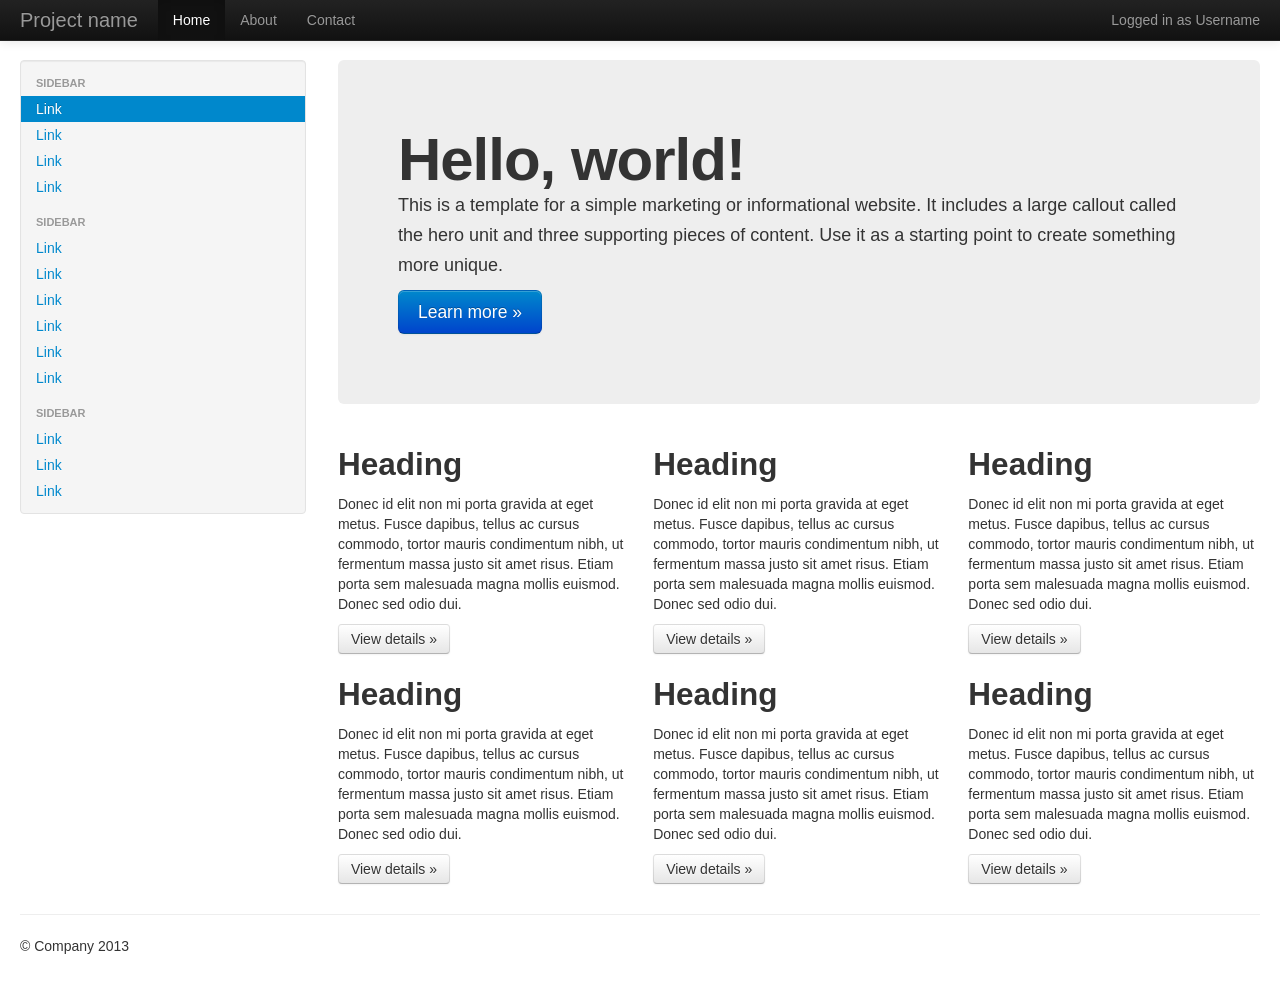
<file: bootstrap/docs/examples/fluid.html>
<!DOCTYPE html>
<html lang="en">
  <head>
    <meta charset="utf-8">
    <title>Bootstrap, from Twitter</title>
    <meta name="viewport" content="width=device-width, initial-scale=1.0">
    <meta name="description" content="">
    <meta name="author" content="">

    <!-- Le styles -->
    <link href="../assets/css/bootstrap.css" rel="stylesheet">
    <style type="text/css">
      body {
        padding-top: 60px;
        padding-bottom: 40px;
      }
      .sidebar-nav {
        padding: 9px 0;
      }

      @media (max-width: 980px) {
        /* Enable use of floated navbar text */
        .navbar-text.pull-right {
          float: none;
          padding-left: 5px;
          padding-right: 5px;
        }
      }
    </style>
    <link href="../assets/css/bootstrap-responsive.css" rel="stylesheet">

    <!-- HTML5 shim, for IE6-8 support of HTML5 elements -->
    <!--[if lt IE 9]>
      <script src="../assets/js/html5shiv.js"></script>
    <![endif]-->

    <!-- Fav and touch icons -->
    <link rel="apple-touch-icon-precomposed" sizes="144x144" href="../assets/ico/apple-touch-icon-144-precomposed.png">
    <link rel="apple-touch-icon-precomposed" sizes="114x114" href="../assets/ico/apple-touch-icon-114-precomposed.png">
      <link rel="apple-touch-icon-precomposed" sizes="72x72" href="../assets/ico/apple-touch-icon-72-precomposed.png">
                    <link rel="apple-touch-icon-precomposed" href="../assets/ico/apple-touch-icon-57-precomposed.png">
                                   <link rel="shortcut icon" href="../assets/ico/favicon.png">
  </head>

  <body>

    <div class="navbar navbar-inverse navbar-fixed-top">
      <div class="navbar-inner">
        <div class="container-fluid">
          <button type="button" class="btn btn-navbar" data-toggle="collapse" data-target=".nav-collapse">
            <span class="icon-bar"></span>
            <span class="icon-bar"></span>
            <span class="icon-bar"></span>
          </button>
          <a class="brand" href="#">Project name</a>
          <div class="nav-collapse collapse">
            <p class="navbar-text pull-right">
              Logged in as <a href="#" class="navbar-link">Username</a>
            </p>
            <ul class="nav">
              <li class="active"><a href="#">Home</a></li>
              <li><a href="#about">About</a></li>
              <li><a href="#contact">Contact</a></li>
            </ul>
          </div><!--/.nav-collapse -->
        </div>
      </div>
    </div>

    <div class="container-fluid">
      <div class="row-fluid">
        <div class="span3">
          <div class="well sidebar-nav">
            <ul class="nav nav-list">
              <li class="nav-header">Sidebar</li>
              <li class="active"><a href="#">Link</a></li>
              <li><a href="#">Link</a></li>
              <li><a href="#">Link</a></li>
              <li><a href="#">Link</a></li>
              <li class="nav-header">Sidebar</li>
              <li><a href="#">Link</a></li>
              <li><a href="#">Link</a></li>
              <li><a href="#">Link</a></li>
              <li><a href="#">Link</a></li>
              <li><a href="#">Link</a></li>
              <li><a href="#">Link</a></li>
              <li class="nav-header">Sidebar</li>
              <li><a href="#">Link</a></li>
              <li><a href="#">Link</a></li>
              <li><a href="#">Link</a></li>
            </ul>
          </div><!--/.well -->
        </div><!--/span-->
        <div class="span9">
          <div class="hero-unit">
            <h1>Hello, world!</h1>
            <p>This is a template for a simple marketing or informational website. It includes a large callout called the hero unit and three supporting pieces of content. Use it as a starting point to create something more unique.</p>
            <p><a href="#" class="btn btn-primary btn-large">Learn more &raquo;</a></p>
          </div>
          <div class="row-fluid">
            <div class="span4">
              <h2>Heading</h2>
              <p>Donec id elit non mi porta gravida at eget metus. Fusce dapibus, tellus ac cursus commodo, tortor mauris condimentum nibh, ut fermentum massa justo sit amet risus. Etiam porta sem malesuada magna mollis euismod. Donec sed odio dui. </p>
              <p><a class="btn" href="#">View details &raquo;</a></p>
            </div><!--/span-->
            <div class="span4">
              <h2>Heading</h2>
              <p>Donec id elit non mi porta gravida at eget metus. Fusce dapibus, tellus ac cursus commodo, tortor mauris condimentum nibh, ut fermentum massa justo sit amet risus. Etiam porta sem malesuada magna mollis euismod. Donec sed odio dui. </p>
              <p><a class="btn" href="#">View details &raquo;</a></p>
            </div><!--/span-->
            <div class="span4">
              <h2>Heading</h2>
              <p>Donec id elit non mi porta gravida at eget metus. Fusce dapibus, tellus ac cursus commodo, tortor mauris condimentum nibh, ut fermentum massa justo sit amet risus. Etiam porta sem malesuada magna mollis euismod. Donec sed odio dui. </p>
              <p><a class="btn" href="#">View details &raquo;</a></p>
            </div><!--/span-->
          </div><!--/row-->
          <div class="row-fluid">
            <div class="span4">
              <h2>Heading</h2>
              <p>Donec id elit non mi porta gravida at eget metus. Fusce dapibus, tellus ac cursus commodo, tortor mauris condimentum nibh, ut fermentum massa justo sit amet risus. Etiam porta sem malesuada magna mollis euismod. Donec sed odio dui. </p>
              <p><a class="btn" href="#">View details &raquo;</a></p>
            </div><!--/span-->
            <div class="span4">
              <h2>Heading</h2>
              <p>Donec id elit non mi porta gravida at eget metus. Fusce dapibus, tellus ac cursus commodo, tortor mauris condimentum nibh, ut fermentum massa justo sit amet risus. Etiam porta sem malesuada magna mollis euismod. Donec sed odio dui. </p>
              <p><a class="btn" href="#">View details &raquo;</a></p>
            </div><!--/span-->
            <div class="span4">
              <h2>Heading</h2>
              <p>Donec id elit non mi porta gravida at eget metus. Fusce dapibus, tellus ac cursus commodo, tortor mauris condimentum nibh, ut fermentum massa justo sit amet risus. Etiam porta sem malesuada magna mollis euismod. Donec sed odio dui. </p>
              <p><a class="btn" href="#">View details &raquo;</a></p>
            </div><!--/span-->
          </div><!--/row-->
        </div><!--/span-->
      </div><!--/row-->

      <hr>

      <footer>
        <p>&copy; Company 2013</p>
      </footer>

    </div><!--/.fluid-container-->

    <!-- Le javascript
    ================================================== -->
    <!-- Placed at the end of the document so the pages load faster -->
    <script src="../assets/js/jquery.js"></script>
    <script src="../assets/js/bootstrap-transition.js"></script>
    <script src="../assets/js/bootstrap-alert.js"></script>
    <script src="../assets/js/bootstrap-modal.js"></script>
    <script src="../assets/js/bootstrap-dropdown.js"></script>
    <script src="../assets/js/bootstrap-scrollspy.js"></script>
    <script src="../assets/js/bootstrap-tab.js"></script>
    <script src="../assets/js/bootstrap-tooltip.js"></script>
    <script src="../assets/js/bootstrap-popover.js"></script>
    <script src="../assets/js/bootstrap-button.js"></script>
    <script src="../assets/js/bootstrap-collapse.js"></script>
    <script src="../assets/js/bootstrap-carousel.js"></script>
    <script src="../assets/js/bootstrap-typeahead.js"></script>

  </body>
</html>
</file>
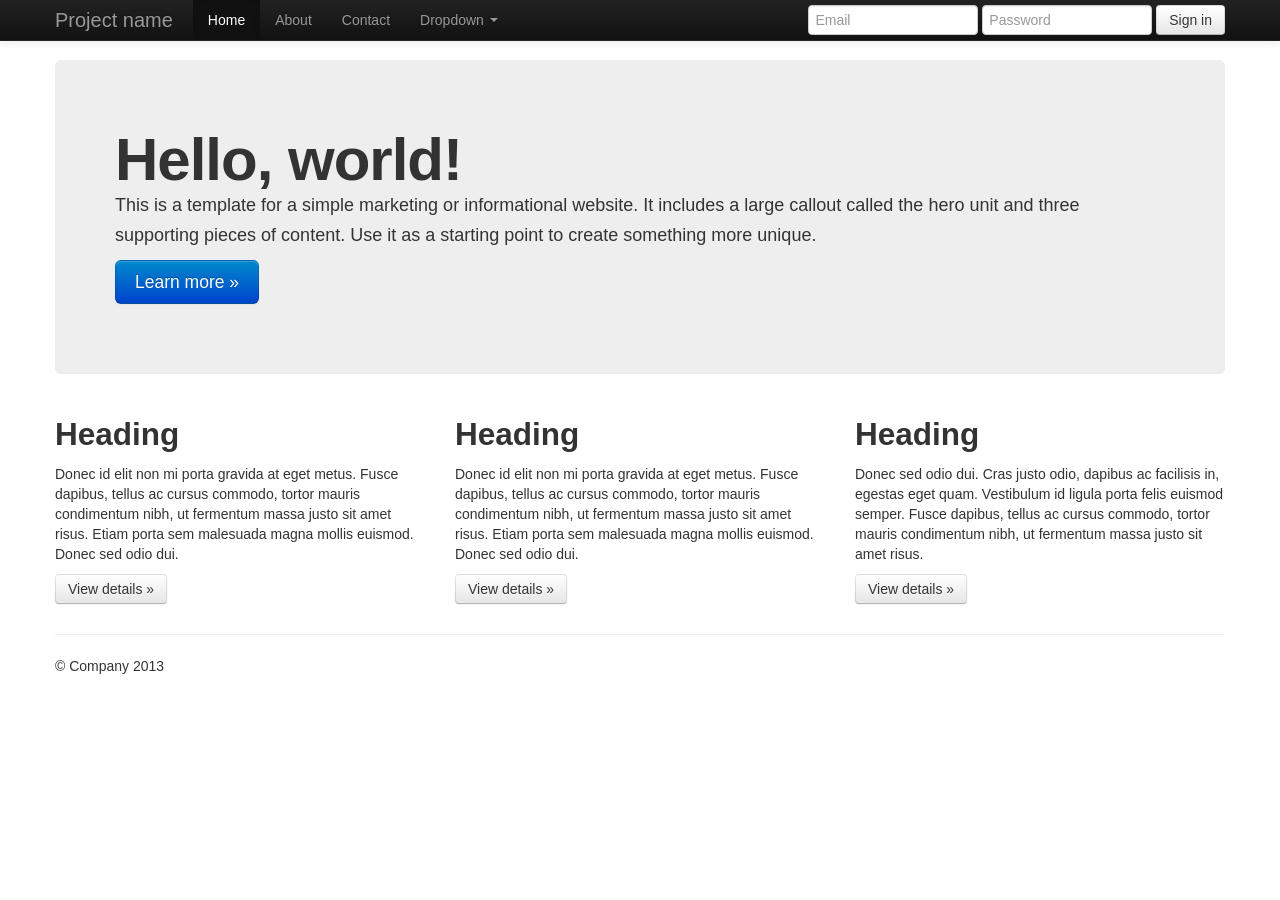
<file: bootstrap/docs/examples/hero.html>
<!DOCTYPE html>
<html lang="en">
  <head>
    <meta charset="utf-8">
    <title>Bootstrap, from Twitter</title>
    <meta name="viewport" content="width=device-width, initial-scale=1.0">
    <meta name="description" content="">
    <meta name="author" content="">

    <!-- Le styles -->
    <link href="../assets/css/bootstrap.css" rel="stylesheet">
    <style type="text/css">
      body {
        padding-top: 60px;
        padding-bottom: 40px;
      }
    </style>
    <link href="../assets/css/bootstrap-responsive.css" rel="stylesheet">

    <!-- HTML5 shim, for IE6-8 support of HTML5 elements -->
    <!--[if lt IE 9]>
      <script src="../assets/js/html5shiv.js"></script>
    <![endif]-->

    <!-- Fav and touch icons -->
    <link rel="apple-touch-icon-precomposed" sizes="144x144" href="../assets/ico/apple-touch-icon-144-precomposed.png">
    <link rel="apple-touch-icon-precomposed" sizes="114x114" href="../assets/ico/apple-touch-icon-114-precomposed.png">
      <link rel="apple-touch-icon-precomposed" sizes="72x72" href="../assets/ico/apple-touch-icon-72-precomposed.png">
                    <link rel="apple-touch-icon-precomposed" href="../assets/ico/apple-touch-icon-57-precomposed.png">
                                   <link rel="shortcut icon" href="../assets/ico/favicon.png">
  </head>

  <body>

    <div class="navbar navbar-inverse navbar-fixed-top">
      <div class="navbar-inner">
        <div class="container">
          <button type="button" class="btn btn-navbar" data-toggle="collapse" data-target=".nav-collapse">
            <span class="icon-bar"></span>
            <span class="icon-bar"></span>
            <span class="icon-bar"></span>
          </button>
          <a class="brand" href="#">Project name</a>
          <div class="nav-collapse collapse">
            <ul class="nav">
              <li class="active"><a href="#">Home</a></li>
              <li><a href="#about">About</a></li>
              <li><a href="#contact">Contact</a></li>
              <li class="dropdown">
                <a href="#" class="dropdown-toggle" data-toggle="dropdown">Dropdown <b class="caret"></b></a>
                <ul class="dropdown-menu">
                  <li><a href="#">Action</a></li>
                  <li><a href="#">Another action</a></li>
                  <li><a href="#">Something else here</a></li>
                  <li class="divider"></li>
                  <li class="nav-header">Nav header</li>
                  <li><a href="#">Separated link</a></li>
                  <li><a href="#">One more separated link</a></li>
                </ul>
              </li>
            </ul>
            <form class="navbar-form pull-right">
              <input class="span2" type="text" placeholder="Email">
              <input class="span2" type="password" placeholder="Password">
              <button type="submit" class="btn">Sign in</button>
            </form>
          </div><!--/.nav-collapse -->
        </div>
      </div>
    </div>

    <div class="container">

      <!-- Main hero unit for a primary marketing message or call to action -->
      <div class="hero-unit">
        <h1>Hello, world!</h1>
        <p>This is a template for a simple marketing or informational website. It includes a large callout called the hero unit and three supporting pieces of content. Use it as a starting point to create something more unique.</p>
        <p><a href="#" class="btn btn-primary btn-large">Learn more &raquo;</a></p>
      </div>

      <!-- Example row of columns -->
      <div class="row">
        <div class="span4">
          <h2>Heading</h2>
          <p>Donec id elit non mi porta gravida at eget metus. Fusce dapibus, tellus ac cursus commodo, tortor mauris condimentum nibh, ut fermentum massa justo sit amet risus. Etiam porta sem malesuada magna mollis euismod. Donec sed odio dui. </p>
          <p><a class="btn" href="#">View details &raquo;</a></p>
        </div>
        <div class="span4">
          <h2>Heading</h2>
          <p>Donec id elit non mi porta gravida at eget metus. Fusce dapibus, tellus ac cursus commodo, tortor mauris condimentum nibh, ut fermentum massa justo sit amet risus. Etiam porta sem malesuada magna mollis euismod. Donec sed odio dui. </p>
          <p><a class="btn" href="#">View details &raquo;</a></p>
       </div>
        <div class="span4">
          <h2>Heading</h2>
          <p>Donec sed odio dui. Cras justo odio, dapibus ac facilisis in, egestas eget quam. Vestibulum id ligula porta felis euismod semper. Fusce dapibus, tellus ac cursus commodo, tortor mauris condimentum nibh, ut fermentum massa justo sit amet risus.</p>
          <p><a class="btn" href="#">View details &raquo;</a></p>
        </div>
      </div>

      <hr>

      <footer>
        <p>&copy; Company 2013</p>
      </footer>

    </div> <!-- /container -->

    <!-- Le javascript
    ================================================== -->
    <!-- Placed at the end of the document so the pages load faster -->
    <script src="../assets/js/jquery.js"></script>
    <script src="../assets/js/bootstrap-transition.js"></script>
    <script src="../assets/js/bootstrap-alert.js"></script>
    <script src="../assets/js/bootstrap-modal.js"></script>
    <script src="../assets/js/bootstrap-dropdown.js"></script>
    <script src="../assets/js/bootstrap-scrollspy.js"></script>
    <script src="../assets/js/bootstrap-tab.js"></script>
    <script src="../assets/js/bootstrap-tooltip.js"></script>
    <script src="../assets/js/bootstrap-popover.js"></script>
    <script src="../assets/js/bootstrap-button.js"></script>
    <script src="../assets/js/bootstrap-collapse.js"></script>
    <script src="../assets/js/bootstrap-carousel.js"></script>
    <script src="../assets/js/bootstrap-typeahead.js"></script>

  </body>
</html>
</file>
<file: bootstrap/docs/assets/js/google-code-prettify/prettify.css>
.com { color: #93a1a1; }
.lit { color: #195f91; }
.pun, .opn, .clo { color: #93a1a1; }
.fun { color: #dc322f; }
.str, .atv { color: #D14; }
.kwd, .prettyprint .tag { color: #1e347b; }
.typ, .atn, .dec, .var { color: teal; }
.pln { color: #48484c; }

.prettyprint {
  padding: 8px;
  background-color: #f7f7f9;
  border: 1px solid #e1e1e8;
}
.prettyprint.linenums {
  -webkit-box-shadow: inset 40px 0 0 #fbfbfc, inset 41px 0 0 #ececf0;
     -moz-box-shadow: inset 40px 0 0 #fbfbfc, inset 41px 0 0 #ececf0;
          box-shadow: inset 40px 0 0 #fbfbfc, inset 41px 0 0 #ececf0;
}

/* Specify class=linenums on a pre to get line numbering */
ol.linenums {
  margin: 0 0 0 33px; /* IE indents via margin-left */
}
ol.linenums li {
  padding-left: 12px;
  color: #bebec5;
  line-height: 20px;
  text-shadow: 0 1px 0 #fff;
}
</file>
<file: bootstrap/docs/assets/css/docs.css>
/* Add additional stylesheets below
-------------------------------------------------- */
/*
  Bootstrap's documentation styles
  Special styles for presenting Bootstrap's documentation and examples
*/



/* Body and structure
-------------------------------------------------- */

body {
  position: relative;
  padding-top: 40px;
}

/* Code in headings */
h3 code {
  font-size: 14px;
  font-weight: normal;
}



/* Tweak navbar brand link to be super sleek
-------------------------------------------------- */

body > .navbar {
  font-size: 13px;
}

/* Change the docs' brand */
body > .navbar .brand {
  padding-right: 0;
  padding-left: 0;
  margin-left: 20px;
  float: right;
  font-weight: bold;
  color: #000;
  text-shadow: 0 1px 0 rgba(255,255,255,.1), 0 0 30px rgba(255,255,255,.125);
  -webkit-transition: all .2s linear;
     -moz-transition: all .2s linear;
          transition: all .2s linear;
}
body > .navbar .brand:hover {
  text-decoration: none;
  text-shadow: 0 1px 0 rgba(255,255,255,.1), 0 0 30px rgba(255,255,255,.4);
}


/* Sections
-------------------------------------------------- */

/* padding for in-page bookmarks and fixed navbar */
section {
  padding-top: 30px;
}
section > .page-header,
section > .lead {
  color: #5a5a5a;
}
section > ul li {
  margin-bottom: 5px;
}

/* Separators (hr) */
.bs-docs-separator {
  margin: 40px 0 39px;
}

/* Faded out hr */
hr.soften {
  height: 1px;
  margin: 70px 0;
  background-image: -webkit-linear-gradient(left, rgba(0,0,0,0), rgba(0,0,0,.1), rgba(0,0,0,0));
  background-image:    -moz-linear-gradient(left, rgba(0,0,0,0), rgba(0,0,0,.1), rgba(0,0,0,0));
  background-image:     -ms-linear-gradient(left, rgba(0,0,0,0), rgba(0,0,0,.1), rgba(0,0,0,0));
  background-image:      -o-linear-gradient(left, rgba(0,0,0,0), rgba(0,0,0,.1), rgba(0,0,0,0));
  border: 0;
}



/* Jumbotrons
-------------------------------------------------- */

/* Base class
------------------------- */
.jumbotron {
  position: relative;
  padding: 40px 0;
  color: #fff;
  text-align: center;
  text-shadow: 0 1px 3px rgba(0,0,0,.4), 0 0 30px rgba(0,0,0,.075);
  background: #020031; /* Old browsers */
  background: -moz-linear-gradient(45deg,  #020031 0%, #6d3353 100%); /* FF3.6+ */
  background: -webkit-gradient(linear, left bottom, right top, color-stop(0%,#020031), color-stop(100%,#6d3353)); /* Chrome,Safari4+ */
  background: -webkit-linear-gradient(45deg,  #020031 0%,#6d3353 100%); /* Chrome10+,Safari5.1+ */
  background: -o-linear-gradient(45deg,  #020031 0%,#6d3353 100%); /* Opera 11.10+ */
  background: -ms-linear-gradient(45deg,  #020031 0%,#6d3353 100%); /* IE10+ */
  background: linear-gradient(45deg,  #020031 0%,#6d3353 100%); /* W3C */
  filter: progid:DXImageTransform.Microsoft.gradient( startColorstr='#020031', endColorstr='#6d3353',GradientType=1 ); /* IE6-9 fallback on horizontal gradient */
  -webkit-box-shadow: inset 0 3px 7px rgba(0,0,0,.2), inset 0 -3px 7px rgba(0,0,0,.2);
     -moz-box-shadow: inset 0 3px 7px rgba(0,0,0,.2), inset 0 -3px 7px rgba(0,0,0,.2);
          box-shadow: inset 0 3px 7px rgba(0,0,0,.2), inset 0 -3px 7px rgba(0,0,0,.2);
}
.jumbotron h1 {
  font-size: 80px;
  font-weight: bold;
  letter-spacing: -1px;
  line-height: 1;
}
.jumbotron p {
  font-size: 24px;
  font-weight: 300;
  line-height: 1.25;
  margin-bottom: 30px;
}

/* Link styles (used on .masthead-links as well) */
.jumbotron a {
  color: #fff;
  color: rgba(255,255,255,.5);
  -webkit-transition: all .2s ease-in-out;
     -moz-transition: all .2s ease-in-out;
          transition: all .2s ease-in-out;
}
.jumbotron a:hover {
  color: #fff;
  text-shadow: 0 0 10px rgba(255,255,255,.25);
}

/* Download button */
.masthead .btn {
  padding: 19px 24px;
  font-size: 24px;
  font-weight: 200;
  color: #fff; /* redeclare to override the `.jumbotron a` */
  border: 0;
  -webkit-border-radius: 6px;
     -moz-border-radius: 6px;
          border-radius: 6px;
  -webkit-box-shadow: inset 0 1px 0 rgba(255,255,255,.1), 0 1px 5px rgba(0,0,0,.25);
     -moz-box-shadow: inset 0 1px 0 rgba(255,255,255,.1), 0 1px 5px rgba(0,0,0,.25);
          box-shadow: inset 0 1px 0 rgba(255,255,255,.1), 0 1px 5px rgba(0,0,0,.25);
  -webkit-transition: none;
     -moz-transition: none;
          transition: none;
}
.masthead .btn:hover {
  -webkit-box-shadow: inset 0 1px 0 rgba(255,255,255,.1), 0 1px 5px rgba(0,0,0,.25);
     -moz-box-shadow: inset 0 1px 0 rgba(255,255,255,.1), 0 1px 5px rgba(0,0,0,.25);
          box-shadow: inset 0 1px 0 rgba(255,255,255,.1), 0 1px 5px rgba(0,0,0,.25);
}
.masthead .btn:active {
  -webkit-box-shadow: inset 0 2px 4px rgba(0,0,0,.1), 0 1px 0 rgba(255,255,255,.1);
     -moz-box-shadow: inset 0 2px 4px rgba(0,0,0,.1), 0 1px 0 rgba(255,255,255,.1);
          box-shadow: inset 0 2px 4px rgba(0,0,0,.1), 0 1px 0 rgba(255,255,255,.1);
}


/* Pattern overlay
------------------------- */
.jumbotron .container {
  position: relative;
  z-index: 2;
}
.jumbotron:after {
  content: '';
  display: block;
  position: absolute;
  top: 0;
  right: 0;
  bottom: 0;
  left: 0;
  background: url(../img/bs-docs-masthead-pattern.png) repeat center center;
  opacity: .4;
}
@media
only screen and (-webkit-min-device-pixel-ratio: 2),
only screen and (   min--moz-device-pixel-ratio: 2),
only screen and (     -o-min-device-pixel-ratio: 2/1) {

  .jumbotron:after {
    background-size: 150px 150px;
  }

}

/* Masthead (docs home)
------------------------- */
.masthead {
  padding: 70px 0 80px;
  margin-bottom: 0;
  color: #fff;
}
.masthead h1 {
  font-size: 120px;
  line-height: 1;
  letter-spacing: -2px;
}
.masthead p {
  font-size: 40px;
  font-weight: 200;
  line-height: 1.25;
}

/* Textual links in masthead */
.masthead-links {
  margin: 0;
  list-style: none;
}
.masthead-links li {
  display: inline;
  padding: 0 10px;
  color: rgba(255,255,255,.25);
}

/* Social proof buttons from GitHub & Twitter */
.bs-docs-social {
  padding: 15px 0;
  text-align: center;
  background-color: #f5f5f5;
  border-top: 1px solid #fff;
  border-bottom: 1px solid #ddd;
}

/* Quick links on Home */
.bs-docs-social-buttons {
  margin-left: 0;
  margin-bottom: 0;
  padding-left: 0;
  list-style: none;
}
.bs-docs-social-buttons li {
  display: inline-block;
  padding: 5px 8px;
  line-height: 1;
  *display: inline;
  *zoom: 1;
}

/* Subhead (other pages)
------------------------- */
.subhead {
  text-align: left;
  border-bottom: 1px solid #ddd;
}
.subhead h1 {
  font-size: 60px;
}
.subhead p {
  margin-bottom: 20px;
}
.subhead .navbar {
  display: none;
}



/* Marketing section of Overview
-------------------------------------------------- */

.marketing {
  text-align: center;
  color: #5a5a5a;
}
.marketing h1 {
  margin: 60px 0 10px;
  font-size: 60px;
  font-weight: 200;
  line-height: 1;
  letter-spacing: -1px;
}
.marketing h2 {
  font-weight: 200;
  margin-bottom: 5px;
}
.marketing p {
  font-size: 16px;
  line-height: 1.5;
}
.marketing .marketing-byline {
  margin-bottom: 40px;
  font-size: 20px;
  font-weight: 300;
  line-height: 1.25;
  color: #999;
}
.marketing-img {
  display: block;
  margin: 0 auto 30px;
  max-height: 145px;
}



/* Footer
-------------------------------------------------- */

.footer {
  text-align: center;
  padding: 30px 0;
  margin-top: 70px;
  border-top: 1px solid #e5e5e5;
  background-color: #f5f5f5;
}
.footer p {
  margin-bottom: 0;
  color: #777;
}
.footer-links {
  margin: 10px 0;
}
.footer-links li {
  display: inline;
  padding: 0 2px;
}
.footer-links li:first-child {
  padding-left: 0;
}



/* Special grid styles
-------------------------------------------------- */

.show-grid {
  margin-top: 10px;
  margin-bottom: 20px;
}
.show-grid [class*="span"] {
  background-color: #eee;
  text-align: center;
  -webkit-border-radius: 3px;
     -moz-border-radius: 3px;
          border-radius: 3px;
  min-height: 40px;
  line-height: 40px;
}
.show-grid [class*="span"]:hover {
  background-color: #ddd;
}
.show-grid .show-grid {
  margin-top: 0;
  margin-bottom: 0;
}
.show-grid .show-grid [class*="span"] {
  margin-top: 5px;
}
.show-grid [class*="span"] [class*="span"] {
  background-color: #ccc;
}
.show-grid [class*="span"] [class*="span"] [class*="span"] {
  background-color: #999;
}



/* Mini layout previews
-------------------------------------------------- */
.mini-layout {
  border: 1px solid #ddd;
  -webkit-border-radius: 6px;
     -moz-border-radius: 6px;
          border-radius: 6px;
  -webkit-box-shadow: 0 1px 2px rgba(0,0,0,.075);
     -moz-box-shadow: 0 1px 2px rgba(0,0,0,.075);
          box-shadow: 0 1px 2px rgba(0,0,0,.075);
}
.mini-layout,
.mini-layout .mini-layout-body,
.mini-layout.fluid .mini-layout-sidebar {
  height: 300px;
}
.mini-layout {
  margin-bottom: 20px;
  padding: 9px;
}
.mini-layout div {
  -webkit-border-radius: 3px;
     -moz-border-radius: 3px;
          border-radius: 3px;
}
.mini-layout .mini-layout-body {
  background-color: #dceaf4;
  margin: 0 auto;
  width: 70%;
}
.mini-layout.fluid .mini-layout-sidebar,
.mini-layout.fluid .mini-layout-header,
.mini-layout.fluid .mini-layout-body {
  float: left;
}
.mini-layout.fluid .mini-layout-sidebar {
  background-color: #bbd8e9;
  width: 20%;
}
.mini-layout.fluid .mini-layout-body {
  width: 77.5%;
  margin-left: 2.5%;
}



/* Download page
-------------------------------------------------- */

.download .page-header {
  margin-top: 36px;
}
.page-header .toggle-all {
  margin-top: 5px;
}

/* Space out h3s when following a section */
.download h3 {
  margin-bottom: 5px;
}
.download-builder input + h3,
.download-builder .checkbox + h3 {
  margin-top: 9px;
}

/* Fields for variables */
.download-builder input[type=text] {
  margin-bottom: 9px;
  font-family: Menlo, Monaco, "Courier New", monospace;
  font-size: 12px;
  color: #d14;
}
.download-builder input[type=text]:focus {
  background-color: #fff;
}

/* Custom, larger checkbox labels */
.download .checkbox {
  padding: 6px 10px 6px 25px;
  font-size: 13px;
  line-height: 18px;
  color: #555;
  background-color: #f9f9f9;
  -webkit-border-radius: 3px;
     -moz-border-radius: 3px;
          border-radius: 3px;
  cursor: pointer;
}
.download .checkbox:hover {
  color: #333;
  background-color: #f5f5f5;
}
.download .checkbox small {
  font-size: 12px;
  color: #777;
}

/* Variables section */
#variables label {
  margin-bottom: 0;
}

/* Giant download button */
.download-btn {
  margin: 36px 0 108px;
}
#download p,
#download h4 {
  max-width: 50%;
  margin: 0 auto;
  color: #999;
  text-align: center;
}
#download h4 {
  margin-bottom: 0;
}
#download p {
  margin-bottom: 18px;
}
.download-btn .btn {
  display: block;
  width: auto;
  padding: 19px 24px;
  margin-bottom: 27px;
  font-size: 30px;
  line-height: 1;
  text-align: center;
  -webkit-border-radius: 6px;
     -moz-border-radius: 6px;
          border-radius: 6px;
}



/* Misc
-------------------------------------------------- */

/* Make tables spaced out a bit more */
h2 + table,
h3 + table,
h4 + table,
h2 + .row {
  margin-top: 5px;
}

/* Example sites showcase */
.example-sites {
  xmargin-left: 20px;
}
.example-sites img {
  max-width: 100%;
  margin: 0 auto;
}

.scrollspy-example {
  height: 200px;
  overflow: auto;
  position: relative;
}


/* Fake the :focus state to demo it */
.focused {
  border-color: rgba(82,168,236,.8);
  -webkit-box-shadow: inset 0 1px 3px rgba(0,0,0,.1), 0 0 8px rgba(82,168,236,.6);
     -moz-box-shadow: inset 0 1px 3px rgba(0,0,0,.1), 0 0 8px rgba(82,168,236,.6);
          box-shadow: inset 0 1px 3px rgba(0,0,0,.1), 0 0 8px rgba(82,168,236,.6);
  outline: 0;
}

/* For input sizes, make them display block */
.docs-input-sizes select,
.docs-input-sizes input[type=text] {
  display: block;
  margin-bottom: 9px;
}

/* Icons
------------------------- */
.the-icons {
  margin-left: 0;
  list-style: none;
}
.the-icons li {
  float: left;
  width: 25%;
  line-height: 25px;
}
.the-icons i:hover {
  background-color: rgba(255,0,0,.25);
}

/* Example page
------------------------- */
.bootstrap-examples h4 {
  margin: 10px 0 5px;
}
.bootstrap-examples p {
  font-size: 13px;
  line-height: 18px;
}
.bootstrap-examples .thumbnail {
  margin-bottom: 9px;
  background-color: #fff;
}



/* Bootstrap code examples
-------------------------------------------------- */

/* Base class */
.bs-docs-example {
  position: relative;
  margin: 15px 0;
  padding: 39px 19px 14px;
  *padding-top: 19px;
  background-color: #fff;
  border: 1px solid #ddd;
  -webkit-border-radius: 4px;
     -moz-border-radius: 4px;
          border-radius: 4px;
}

/* Echo out a label for the example */
.bs-docs-example:after {
  content: "Example";
  position: absolute;
  top: -1px;
  left: -1px;
  padding: 3px 7px;
  font-size: 12px;
  font-weight: bold;
  background-color: #f5f5f5;
  border: 1px solid #ddd;
  color: #9da0a4;
  -webkit-border-radius: 4px 0 4px 0;
     -moz-border-radius: 4px 0 4px 0;
          border-radius: 4px 0 4px 0;
}

/* Remove spacing between an example and it's code */
.bs-docs-example + .prettyprint {
  margin-top: -20px;
  padding-top: 15px;
}

/* Tweak examples
------------------------- */
.bs-docs-example > p:last-child {
  margin-bottom: 0;
}
.bs-docs-example .table,
.bs-docs-example .progress,
.bs-docs-example .well,
.bs-docs-example .alert,
.bs-docs-example .hero-unit,
.bs-docs-example .pagination,
.bs-docs-example .navbar,
.bs-docs-example > .nav,
.bs-docs-example blockquote {
  margin-bottom: 5px;
}
.bs-docs-example .pagination {
  margin-top: 0;
}
.bs-navbar-top-example,
.bs-navbar-bottom-example {
  z-index: 1;
  padding: 0;
  height: 90px;
  overflow: hidden; /* cut the drop shadows off */
}
.bs-navbar-top-example .navbar-fixed-top,
.bs-navbar-bottom-example .navbar-fixed-bottom {
  margin-left: 0;
  margin-right: 0;
}
.bs-navbar-top-example {
  -webkit-border-radius: 0 0 4px 4px;
     -moz-border-radius: 0 0 4px 4px;
          border-radius: 0 0 4px 4px;
}
.bs-navbar-top-example:after {
  top: auto;
  bottom: -1px;
  -webkit-border-radius: 0 4px 0 4px;
     -moz-border-radius: 0 4px 0 4px;
          border-radius: 0 4px 0 4px;
}
.bs-navbar-bottom-example {
  -webkit-border-radius: 4px 4px 0 0;
     -moz-border-radius: 4px 4px 0 0;
          border-radius: 4px 4px 0 0;
}
.bs-navbar-bottom-example .navbar {
  margin-bottom: 0;
}
form.bs-docs-example {
  padding-bottom: 19px;
}

/* Images */
.bs-docs-example-images img {
  margin: 10px;
  display: inline-block;
}

/* Tooltips */
.bs-docs-tooltip-examples {
  text-align: center;
  margin: 0 0 10px;
  list-style: none;
}
.bs-docs-tooltip-examples li {
  display: inline;
  padding: 0 10px;
}

/* Popovers */
.bs-docs-example-popover {
  padding-bottom: 24px;
  background-color: #f9f9f9;
}
.bs-docs-example-popover .popover {
  position: relative;
  display: block;
  float: left;
  width: 260px;
  margin: 20px;
}

/* Dropdowns */
.bs-docs-example-submenus {
  min-height: 180px;
}
.bs-docs-example-submenus > .pull-left + .pull-left {
  margin-left: 20px;
}
.bs-docs-example-submenus .dropup > .dropdown-menu,
.bs-docs-example-submenus .dropdown > .dropdown-menu {
  display: block;
  position: static;
  margin-bottom: 5px;
  *width: 180px;
}



/* Responsive docs
-------------------------------------------------- */

/* Utility classes table
------------------------- */
.responsive-utilities th small {
  display: block;
  font-weight: normal;
  color: #999;
}
.responsive-utilities tbody th {
  font-weight: normal;
}
.responsive-utilities td {
  text-align: center;
}
.responsive-utilities td.is-visible {
  color: #468847;
  background-color: #dff0d8 !important;
}
.responsive-utilities td.is-hidden {
  color: #ccc;
  background-color: #f9f9f9 !important;
}

/* Responsive tests
------------------------- */
.responsive-utilities-test {
  margin-top: 5px;
  margin-left: 0;
  list-style: none;
  overflow: hidden; /* clear floats */
}
.responsive-utilities-test li {
  position: relative;
  float: left;
  width: 25%;
  height: 43px;
  font-size: 14px;
  font-weight: bold;
  line-height: 43px;
  color: #999;
  text-align: center;
  border: 1px solid #ddd;
  -webkit-border-radius: 4px;
     -moz-border-radius: 4px;
          border-radius: 4px;
}
.responsive-utilities-test li + li {
  margin-left: 10px;
}
.responsive-utilities-test span {
  position: absolute;
  top:    -1px;
  left:   -1px;
  right:  -1px;
  bottom: -1px;
  -webkit-border-radius: 4px;
     -moz-border-radius: 4px;
          border-radius: 4px;
}
.responsive-utilities-test span {
  color: #468847;
  background-color: #dff0d8;
  border: 1px solid #d6e9c6;
}



/* Sidenav for Docs
-------------------------------------------------- */

.bs-docs-sidenav {
  width: 228px;
  margin: 30px 0 0;
  padding: 0;
  background-color: #fff;
  -webkit-border-radius: 6px;
     -moz-border-radius: 6px;
          border-radius: 6px;
  -webkit-box-shadow: 0 1px 4px rgba(0,0,0,.065);
     -moz-box-shadow: 0 1px 4px rgba(0,0,0,.065);
          box-shadow: 0 1px 4px rgba(0,0,0,.065);
}
.bs-docs-sidenav > li > a {
  display: block;
  width: 190px \9;
  margin: 0 0 -1px;
  padding: 8px 14px;
  border: 1px solid #e5e5e5;
}
.bs-docs-sidenav > li:first-child > a {
  -webkit-border-radius: 6px 6px 0 0;
     -moz-border-radius: 6px 6px 0 0;
          border-radius: 6px 6px 0 0;
}
.bs-docs-sidenav > li:last-child > a {
  -webkit-border-radius: 0 0 6px 6px;
     -moz-border-radius: 0 0 6px 6px;
          border-radius: 0 0 6px 6px;
}
.bs-docs-sidenav > .active > a {
  position: relative;
  z-index: 2;
  padding: 9px 15px;
  border: 0;
  text-shadow: 0 1px 0 rgba(0,0,0,.15);
  -webkit-box-shadow: inset 1px 0 0 rgba(0,0,0,.1), inset -1px 0 0 rgba(0,0,0,.1);
     -moz-box-shadow: inset 1px 0 0 rgba(0,0,0,.1), inset -1px 0 0 rgba(0,0,0,.1);
          box-shadow: inset 1px 0 0 rgba(0,0,0,.1), inset -1px 0 0 rgba(0,0,0,.1);
}
/* Chevrons */
.bs-docs-sidenav .icon-chevron-right {
  float: right;
  margin-top: 2px;
  margin-right: -6px;
  opacity: .25;
}
.bs-docs-sidenav > li > a:hover {
  background-color: #f5f5f5;
}
.bs-docs-sidenav a:hover .icon-chevron-right {
  opacity: .5;
}
.bs-docs-sidenav .active .icon-chevron-right,
.bs-docs-sidenav .active a:hover .icon-chevron-right {
  background-image: url(../img/glyphicons-halflings-white.png);
  opacity: 1;
}
.bs-docs-sidenav.affix {
  top: 40px;
}
.bs-docs-sidenav.affix-bottom {
  position: absolute;
  top: auto;
  bottom: 270px;
}




/* Responsive
-------------------------------------------------- */

/* Desktop large
------------------------- */
@media (min-width: 1200px) {
  .bs-docs-container {
    max-width: 970px;
  }
  .bs-docs-sidenav {
    width: 258px;
  }
  .bs-docs-sidenav > li > a {
    width: 230px \9; /* Override the previous IE8-9 hack */
  }
}

/* Desktop
------------------------- */
@media (max-width: 980px) {
  /* Unfloat brand */
  body > .navbar-fixed-top .brand {
    float: left;
    margin-left: 0;
    padding-left: 10px;
    padding-right: 10px;
  }

  /* Inline-block quick links for more spacing */
  .quick-links li {
    display: inline-block;
    margin: 5px;
  }

  /* When affixed, space properly */
  .bs-docs-sidenav {
    top: 0;
    width: 218px;
    margin-top: 30px;
    margin-right: 0;
  }
}

/* Tablet to desktop
------------------------- */
@media (min-width: 768px) and (max-width: 979px) {
  /* Remove any padding from the body */
  body {
    padding-top: 0;
  }
  /* Widen masthead and social buttons to fill body padding */
  .jumbotron {
    margin-top: -20px; /* Offset bottom margin on .navbar */
  }
  /* Adjust sidenav width */
  .bs-docs-sidenav {
    width: 166px;
    margin-top: 20px;
  }
  .bs-docs-sidenav.affix {
    top: 0;
  }
}

/* Tablet
------------------------- */
@media (max-width: 767px) {
  /* Remove any padding from the body */
  body {
    padding-top: 0;
  }

  /* Widen masthead and social buttons to fill body padding */
  .jumbotron {
    padding: 40px 20px;
    margin-top:   -20px; /* Offset bottom margin on .navbar */
    margin-right: -20px;
    margin-left:  -20px;
  }
  .masthead h1 {
    font-size: 90px;
  }
  .masthead p,
  .masthead .btn {
    font-size: 24px;
  }
  .marketing .span4 {
    margin-bottom: 40px;
  }
  .bs-docs-social {
    margin: 0 -20px;
  }

  /* Space out the show-grid examples */
  .show-grid [class*="span"] {
    margin-bottom: 5px;
  }

  /* Sidenav */
  .bs-docs-sidenav {
    width: auto;
    margin-bottom: 20px;
  }
  .bs-docs-sidenav.affix {
    position: static;
    width: auto;
    top: 0;
  }

  /* Unfloat the back to top link in footer */
  .footer {
    margin-left: -20px;
    margin-right: -20px;
    padding-left: 20px;
    padding-right: 20px;
  }
  .footer p {
    margin-bottom: 9px;
  }
}

/* Landscape phones
------------------------- */
@media (max-width: 480px) {
  /* Remove padding above jumbotron */
  body {
    padding-top: 0;
  }

  /* Change up some type stuff */
  h2 small {
    display: block;
  }

  /* Downsize the jumbotrons */
  .jumbotron h1 {
    font-size: 45px;
  }
  .jumbotron p,
  .jumbotron .btn {
    font-size: 18px;
  }
  .jumbotron .btn {
    display: block;
    margin: 0 auto;
  }

  /* center align subhead text like the masthead */
  .subhead h1,
  .subhead p {
    text-align: center;
  }

  /* Marketing on home */
  .marketing h1 {
    font-size: 30px;
  }
  .marketing-byline {
    font-size: 18px;
  }

  /* center example sites */
  .example-sites {
    margin-left: 0;
  }
  .example-sites > li {
    float: none;
    display: block;
    max-width: 280px;
    margin: 0 auto 18px;
    text-align: center;
  }
  .example-sites .thumbnail > img {
    max-width: 270px;
  }

  /* Do our best to make tables work in narrow viewports */
  table code {
    white-space: normal;
    word-wrap: break-word;
    word-break: break-all;
  }

  /* Examples: dropdowns */
  .bs-docs-example-submenus > .pull-left {
    float: none;
    clear: both;
  }
  .bs-docs-example-submenus > .pull-left,
  .bs-docs-example-submenus > .pull-left + .pull-left {
    margin-left: 0;
  }
  .bs-docs-example-submenus p {
    margin-bottom: 0;
  }
  .bs-docs-example-submenus .dropup > .dropdown-menu,
  .bs-docs-example-submenus .dropdown > .dropdown-menu {
    margin-bottom: 10px;
    float: none;
    max-width: 180px;
  }

  /* Examples: modal */
  .modal-example .modal {
    position: relative;
    top: auto;
    right: auto;
    bottom: auto;
    left: auto;
  }

  /* Tighten up footer */
  .footer {
    padding-top: 20px;
    padding-bottom: 20px;
  }
}
</file>
<file: bootstrap/js/tests/vendor/qunit.css>
/**
 * QUnit - A JavaScript Unit Testing Framework
 *
 * http://docs.jquery.com/QUnit
 *
 * Copyright (c) 2012 John Resig, Jörn Zaefferer
 * Dual licensed under the MIT (MIT-LICENSE.txt)
 * or GPL (GPL-LICENSE.txt) licenses.
 */

/** Font Family and Sizes */

#qunit-tests, #qunit-header, #qunit-banner, #qunit-testrunner-toolbar, #qunit-userAgent, #qunit-testresult {
	font-family: "Helvetica Neue Light", "HelveticaNeue-Light", "Helvetica Neue", Calibri, Helvetica, Arial, sans-serif;
}

#qunit-testrunner-toolbar, #qunit-userAgent, #qunit-testresult, #qunit-tests li { font-size: small; }
#qunit-tests { font-size: smaller; }


/** Resets */

#qunit-tests, #qunit-tests ol, #qunit-header, #qunit-banner, #qunit-userAgent, #qunit-testresult {
	margin: 0;
	padding: 0;
}


/** Header */

#qunit-header {
	padding: 0.5em 0 0.5em 1em;

	color: #8699a4;
	background-color: #0d3349;

	font-size: 1.5em;
	line-height: 1em;
	font-weight: normal;

	border-radius: 15px 15px 0 0;
	-moz-border-radius: 15px 15px 0 0;
	-webkit-border-top-right-radius: 15px;
	-webkit-border-top-left-radius: 15px;
}

#qunit-header a {
	text-decoration: none;
	color: #c2ccd1;
}

#qunit-header a:hover,
#qunit-header a:focus {
	color: #fff;
}

#qunit-banner {
	height: 5px;
}

#qunit-testrunner-toolbar {
	padding: 0.5em 0 0.5em 2em;
	color: #5E740B;
	background-color: #eee;
}

#qunit-userAgent {
	padding: 0.5em 0 0.5em 2.5em;
	background-color: #2b81af;
	color: #fff;
	text-shadow: rgba(0, 0, 0, 0.5) 2px 2px 1px;
}


/** Tests: Pass/Fail */

#qunit-tests {
	list-style-position: inside;
}

#qunit-tests li {
	padding: 0.4em 0.5em 0.4em 2.5em;
	border-bottom: 1px solid #fff;
	list-style-position: inside;
}

#qunit-tests.hidepass li.pass, #qunit-tests.hidepass li.running  {
	display: none;
}

#qunit-tests li strong {
	cursor: pointer;
}

#qunit-tests li a {
	padding: 0.5em;
	color: #c2ccd1;
	text-decoration: none;
}
#qunit-tests li a:hover,
#qunit-tests li a:focus {
	color: #000;
}

#qunit-tests ol {
	margin-top: 0.5em;
	padding: 0.5em;

	background-color: #fff;

	border-radius: 15px;
	-moz-border-radius: 15px;
	-webkit-border-radius: 15px;

	box-shadow: inset 0px 2px 13px #999;
	-moz-box-shadow: inset 0px 2px 13px #999;
	-webkit-box-shadow: inset 0px 2px 13px #999;
}

#qunit-tests table {
	border-collapse: collapse;
	margin-top: .2em;
}

#qunit-tests th {
	text-align: right;
	vertical-align: top;
	padding: 0 .5em 0 0;
}

#qunit-tests td {
	vertical-align: top;
}

#qunit-tests pre {
	margin: 0;
	white-space: pre-wrap;
	word-wrap: break-word;
}

#qunit-tests del {
	background-color: #e0f2be;
	color: #374e0c;
	text-decoration: none;
}

#qunit-tests ins {
	background-color: #ffcaca;
	color: #500;
	text-decoration: none;
}

/*** Test Counts */

#qunit-tests b.counts                       { color: black; }
#qunit-tests b.passed                       { color: #5E740B; }
#qunit-tests b.failed                       { color: #710909; }

#qunit-tests li li {
	margin: 0.5em;
	padding: 0.4em 0.5em 0.4em 0.5em;
	background-color: #fff;
	border-bottom: none;
	list-style-position: inside;
}

/*** Passing Styles */

#qunit-tests li li.pass {
	color: #5E740B;
	background-color: #fff;
	border-left: 26px solid #C6E746;
}

#qunit-tests .pass                          { color: #528CE0; background-color: #D2E0E6; }
#qunit-tests .pass .test-name               { color: #366097; }

#qunit-tests .pass .test-actual,
#qunit-tests .pass .test-expected           { color: #999999; }

#qunit-banner.qunit-pass                    { background-color: #C6E746; }

/*** Failing Styles */

#qunit-tests li li.fail {
	color: #710909;
	background-color: #fff;
	border-left: 26px solid #EE5757;
	white-space: pre;
}

#qunit-tests > li:last-child {
	border-radius: 0 0 15px 15px;
	-moz-border-radius: 0 0 15px 15px;
	-webkit-border-bottom-right-radius: 15px;
	-webkit-border-bottom-left-radius: 15px;
}

#qunit-tests .fail                          { color: #000000; background-color: #EE5757; }
#qunit-tests .fail .test-name,
#qunit-tests .fail .module-name             { color: #000000; }

#qunit-tests .fail .test-actual             { color: #EE5757; }
#qunit-tests .fail .test-expected           { color: green;   }

#qunit-banner.qunit-fail                    { background-color: #EE5757; }


/** Result */

#qunit-testresult {
	padding: 0.5em 0.5em 0.5em 2.5em;

	color: #2b81af;
	background-color: #D2E0E6;

	border-bottom: 1px solid white;
}

/** Fixture */

#qunit-fixture {
	position: absolute;
	top: -10000px;
	left: -10000px;
}

/** Runoff */

#qunit-fixture {
  display:none;
}
</file>
